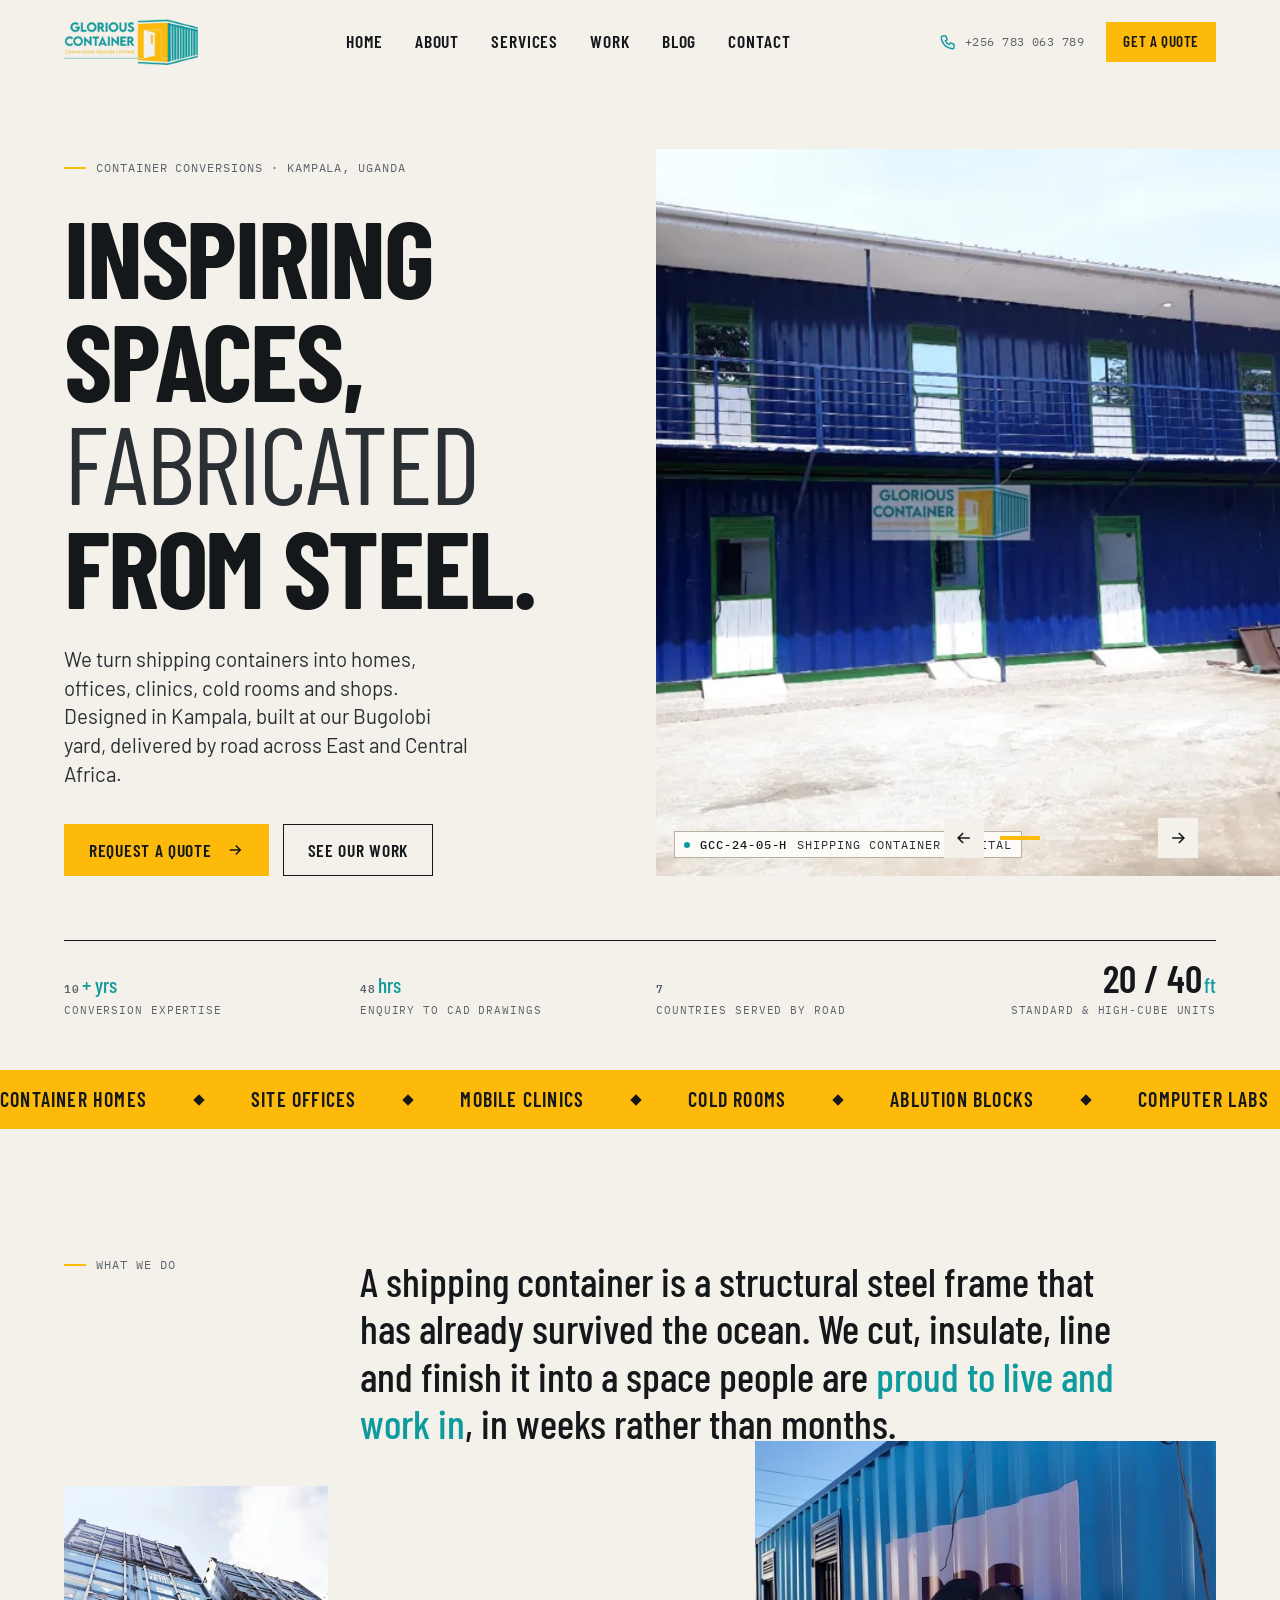
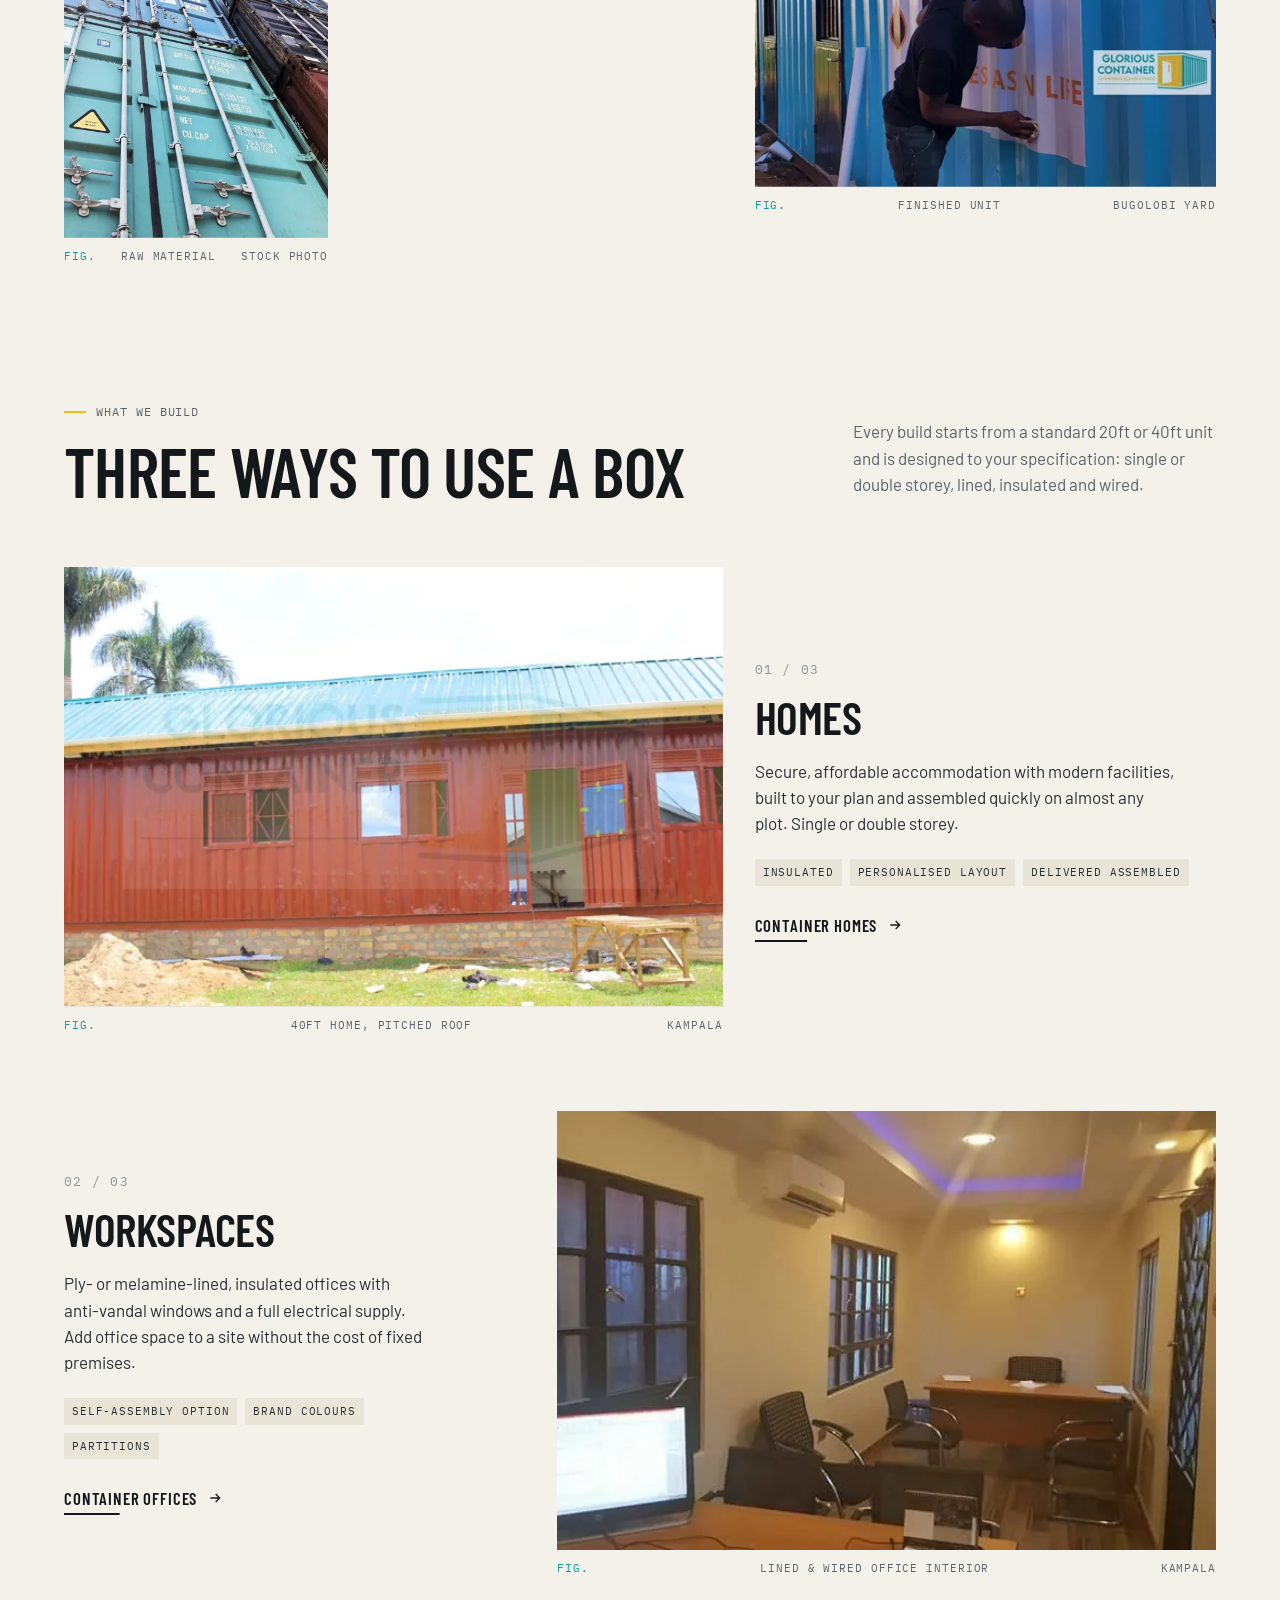
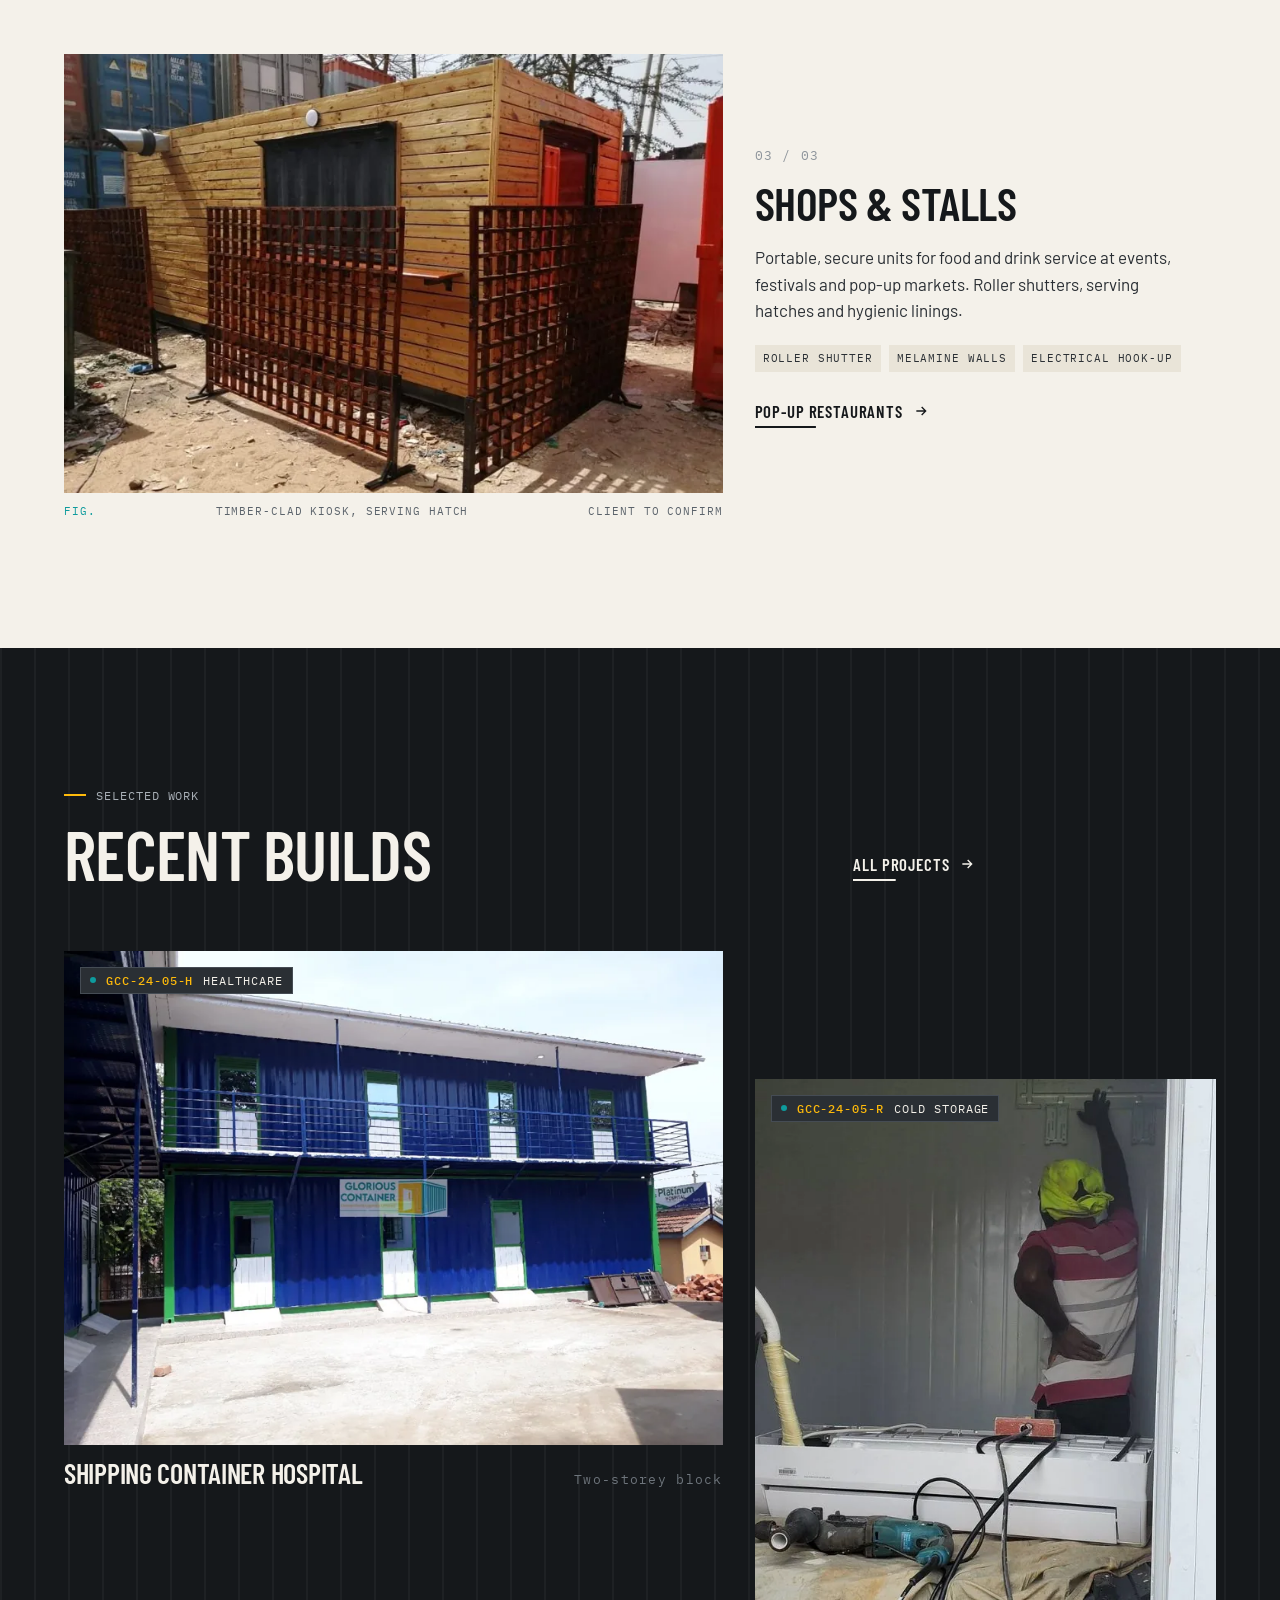
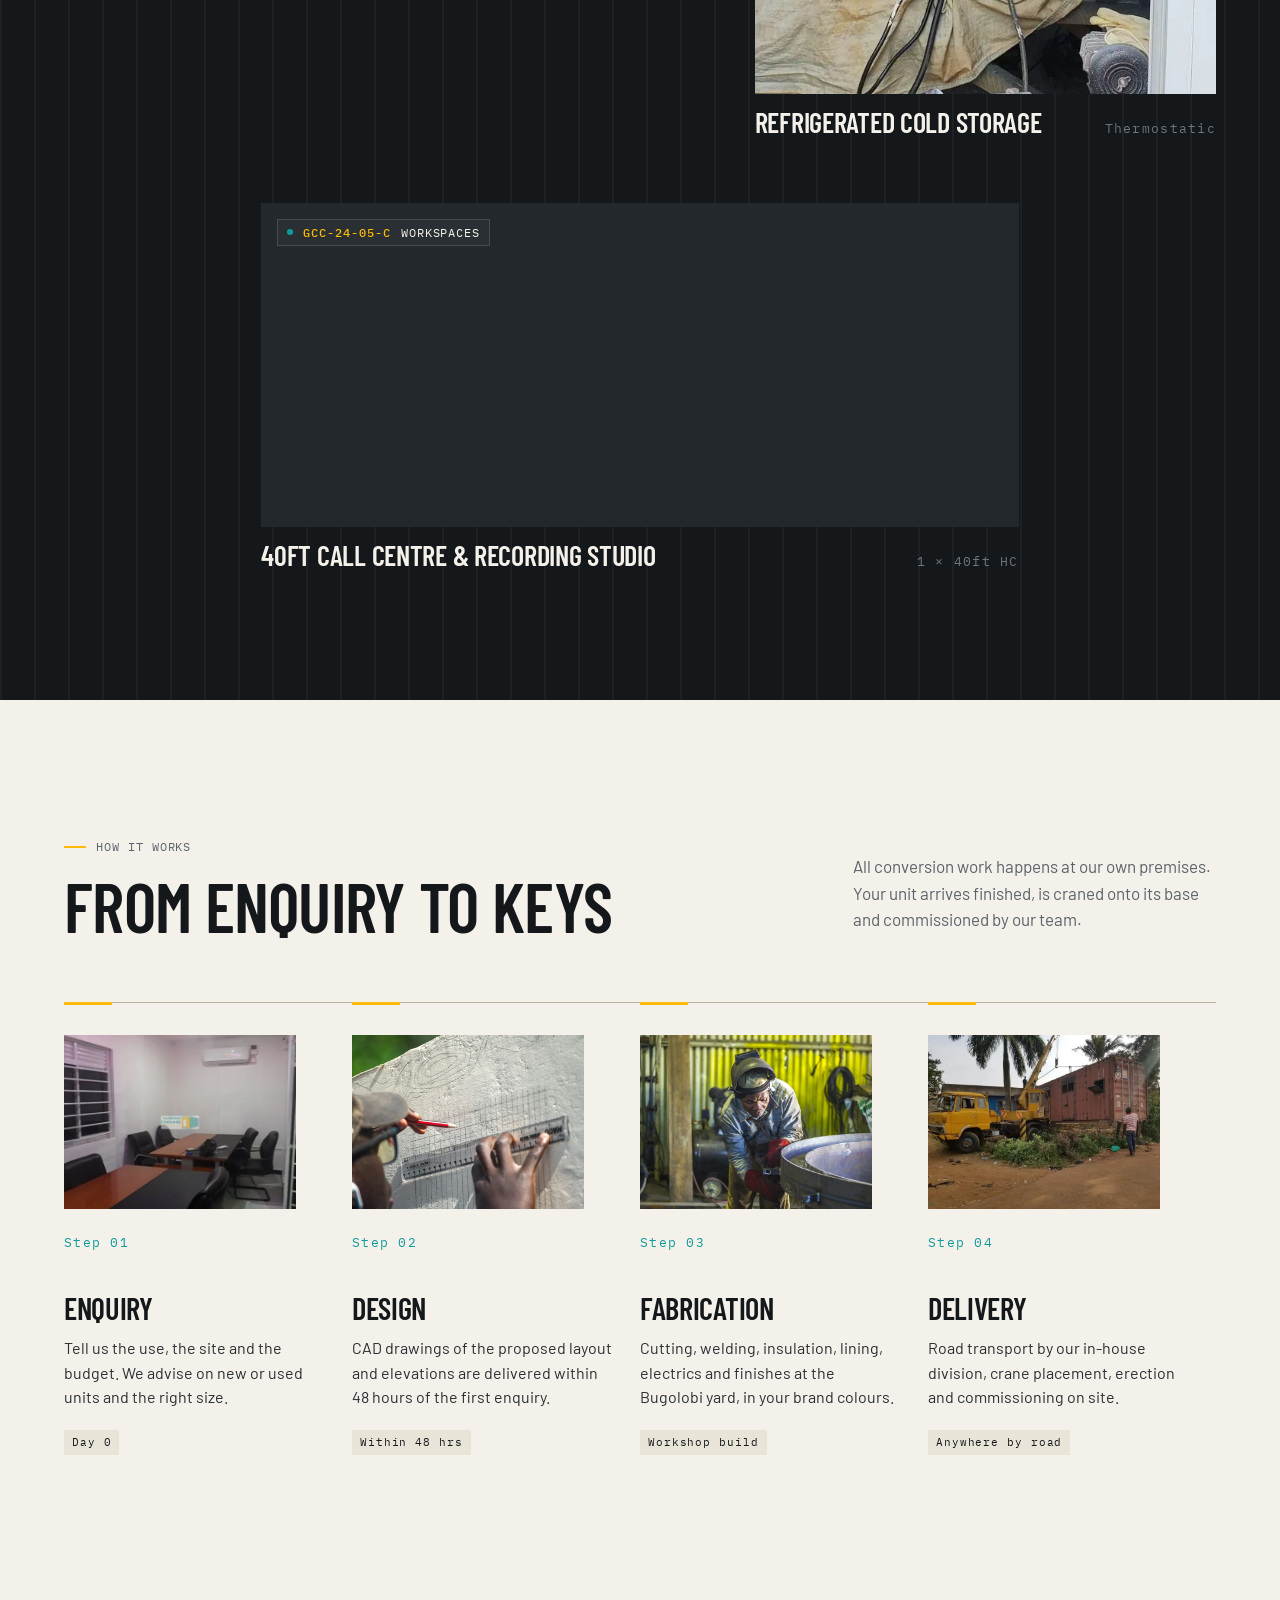
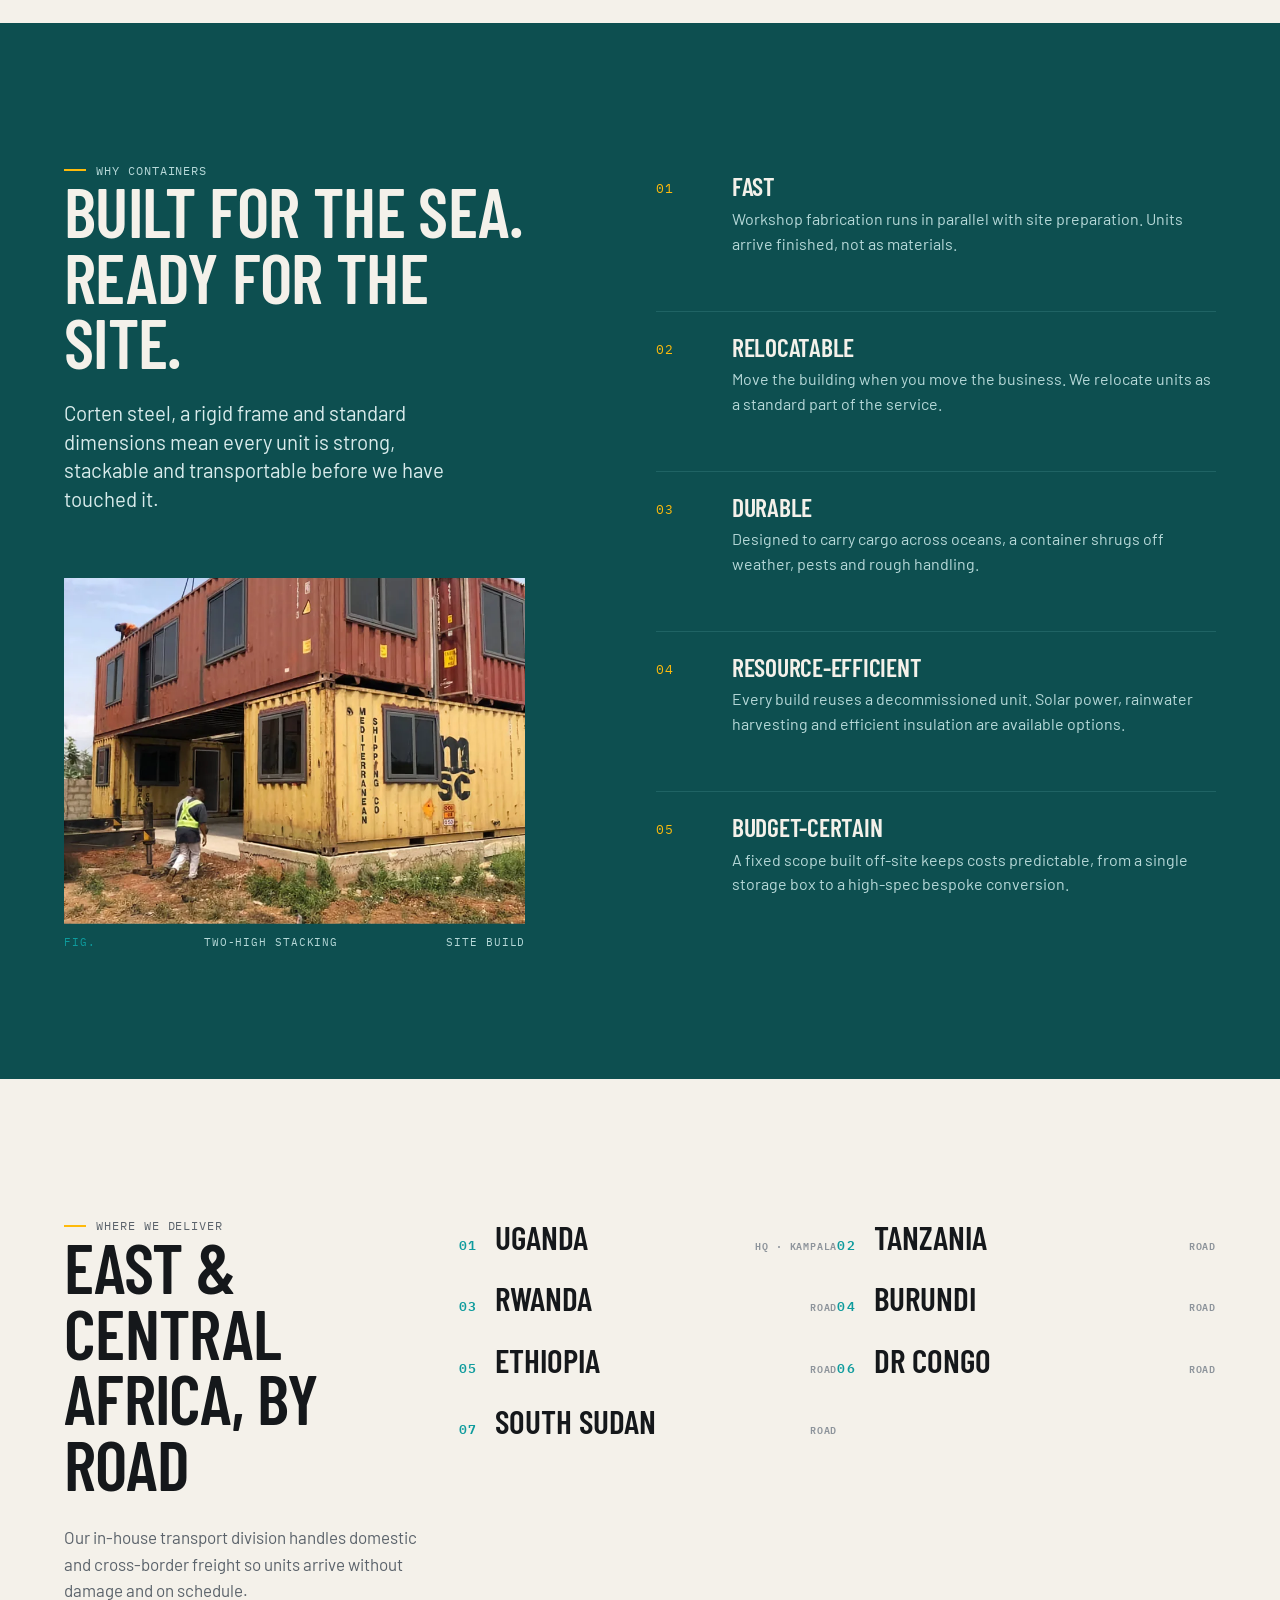
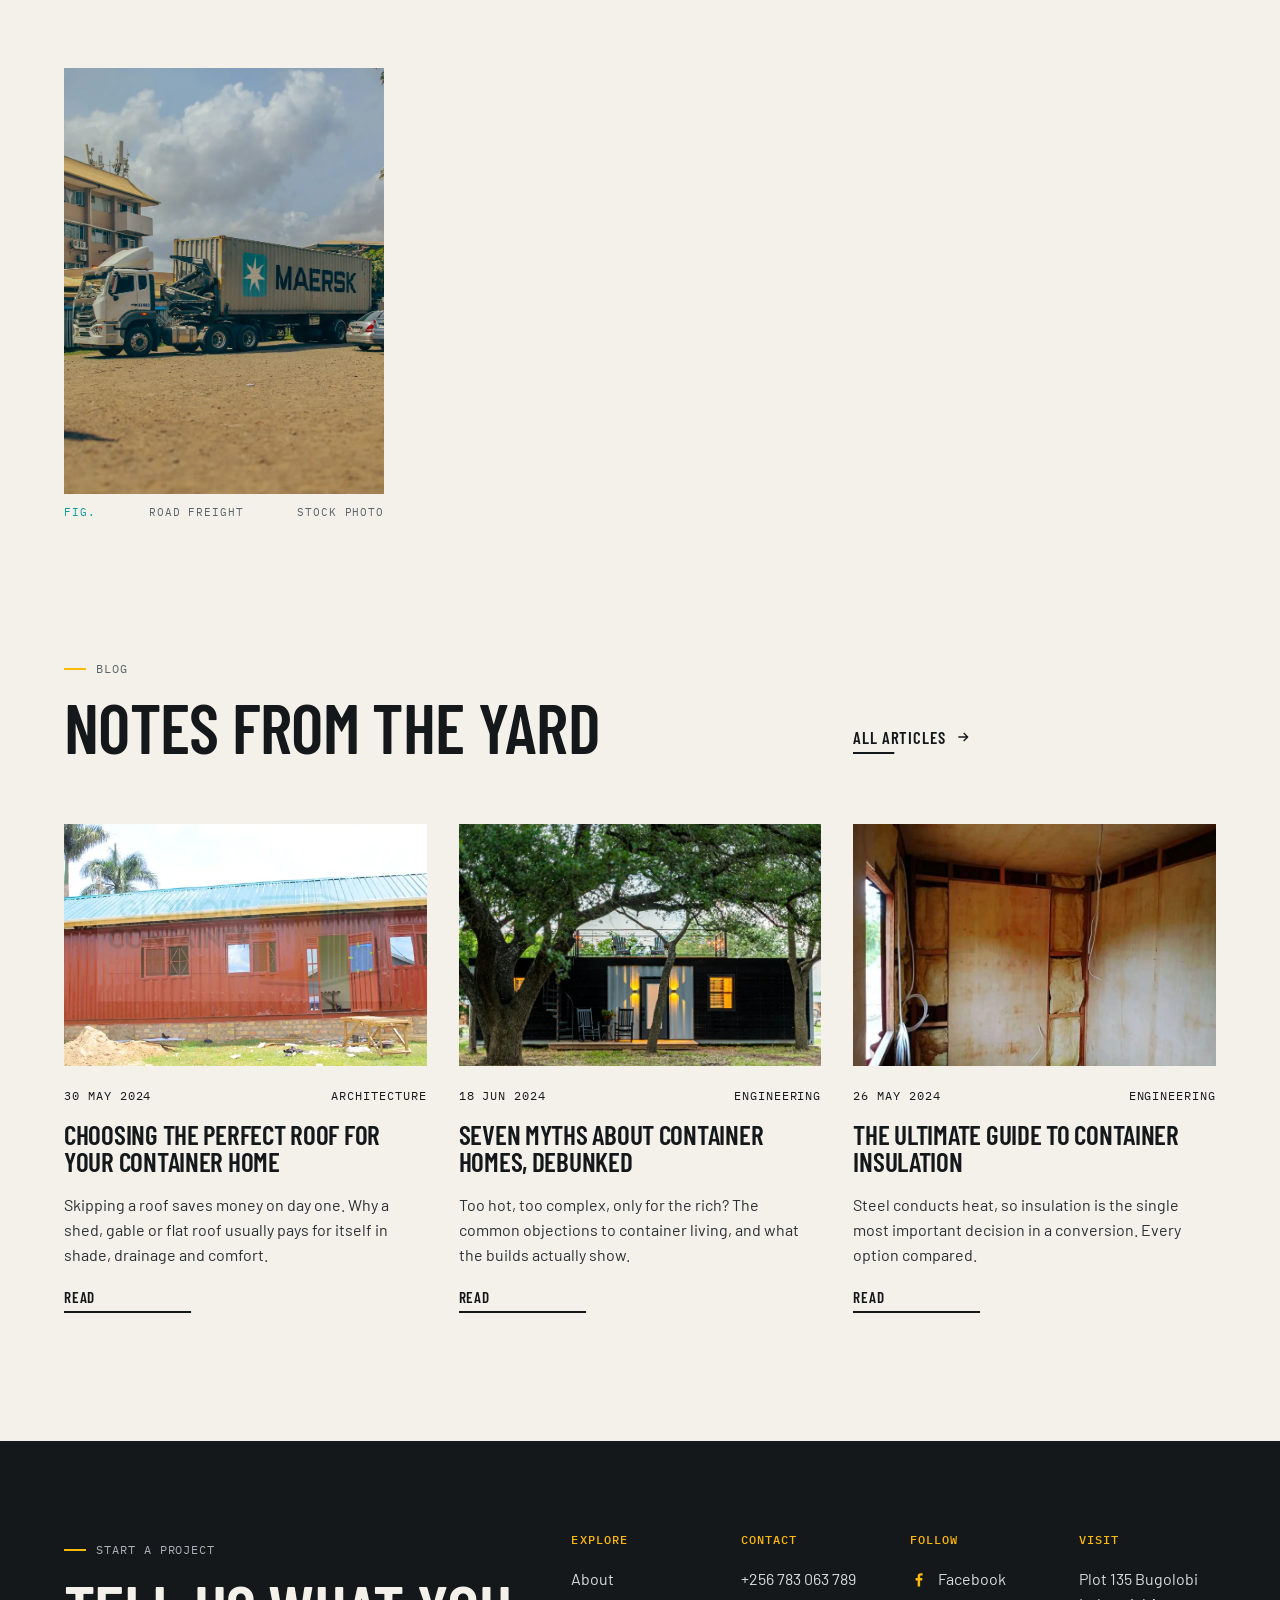
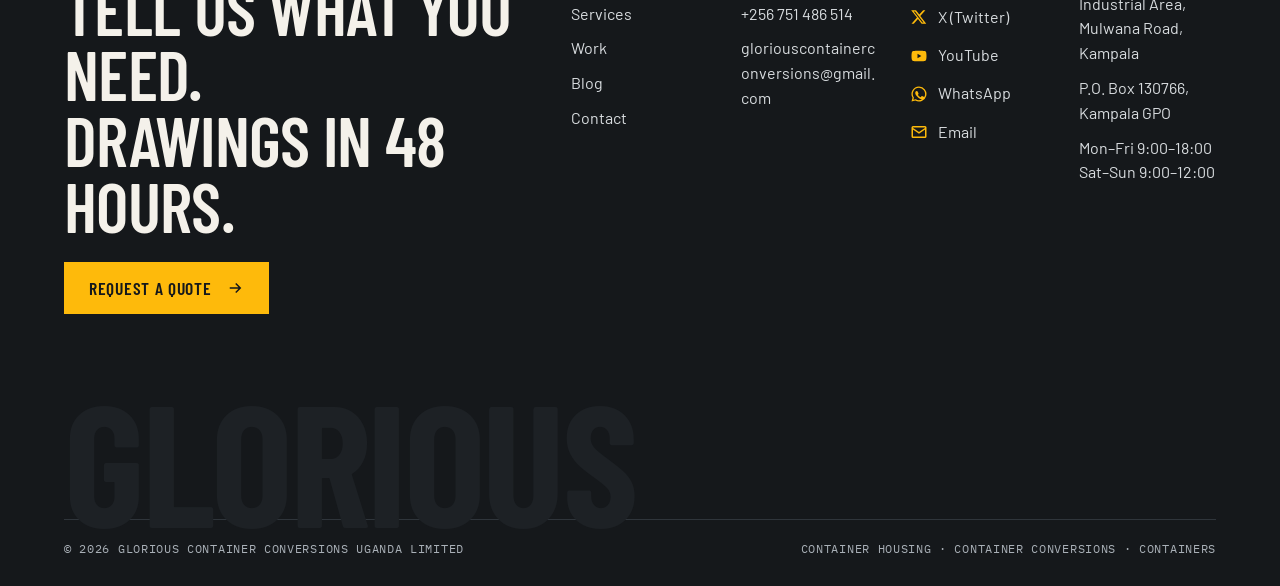
<file: index.html>
<!doctype html>
<html lang="en" class="no-js">
<head>
<meta charset="utf-8">
<meta name="viewport" content="width=device-width, initial-scale=1">
<title>Glorious Container Conversions | Container homes, offices & clinics, Kampala</title>
<meta name="description" content="Glorious Container Conversions Uganda Ltd converts shipping containers into homes, offices, clinics, cold rooms and shops. Designed and built in Kampala, delivered across East and Central Africa.">
<meta name="theme-color" content="#15181b">
<link rel="icon" href="assets/icons/favicon.svg" type="image/svg+xml">
<link rel="preconnect" href="https://fonts.googleapis.com">
<link rel="preconnect" href="https://fonts.gstatic.com" crossorigin>
<link href="https://fonts.googleapis.com/css2?family=Barlow+Condensed:wght@400;500;600;700&family=Barlow:wght@400;500;600&family=IBM+Plex+Mono:wght@400;500&display=swap" rel="stylesheet">
<link rel="stylesheet" href="assets/css/styles.css">
<link rel="stylesheet" href="assets/css/animations.css">
<link rel="stylesheet" href="assets/css/responsive.css">
<script>document.documentElement.classList.remove('no-js');</script>
</head>
<body data-page="index">
<a class="skip-link" href="#main">Skip to content</a>
<noscript><div class="noscript-banner">JavaScript is off: the site still reads fully. Menus, gallery lightbox and form checks need JavaScript.</div></noscript>

<div class="loader" aria-hidden="true">
  <div class="loader-inner">
    <div class="word">Glorious <em>Container</em></div>
    <div class="bar"><i></i></div>
    <div class="mono">Bugolobi Industrial Area &middot; Kampala</div>
  </div>
</div>

<header class="site-header">
  <div class="wrap header-inner">
    <a class="brand" href="index.html" aria-label="Glorious Container Conversions, home">
      <img src="assets/icons/logo.png" alt="Glorious Container Conversions Uganda Limited" width="338" height="116">
    </a>
    <nav class="nav-primary" aria-label="Primary">
      <a href="index.html" data-nav="home">Home</a>
      <a href="pages/about.html" data-nav="about">About</a>
      <a href="pages/services.html" data-nav="services">Services</a>
      <a href="pages/projects.html" data-nav="projects">Work</a>
      <a href="pages/blog.html" data-nav="blog">Blog</a>
      <a href="pages/contact.html" data-nav="contact">Contact</a>
    </nav>
    <div class="header-cta">
      <a class="header-contact" href="tel:+256783063789"><svg viewBox="0 0 24 24" fill="none" stroke="currentColor" stroke-width="1.8" aria-hidden="true"><path d="M5 4h4l2 5-2.5 1.5a11 11 0 0 0 5 5L15 13l5 2v4a2 2 0 0 1-2 2A16 16 0 0 1 3 6a2 2 0 0 1 2-2z"/></svg><span>+256 783 063 789</span></a>
      <a class="btn btn-yellow btn-sm" href="pages/contact.html#quote">Get a quote</a>
      <button class="nav-toggle" type="button" aria-expanded="false" aria-controls="nav-drawer" aria-label="Open menu"><span></span><span></span><span></span></button>
    </div>
  </div>
</header>

<div class="nav-drawer" id="nav-drawer">
  <div class="corrugated"></div>
  <ul>
    <li><a href="index.html" data-nav="home"><span class="index">01</span>Home</a></li>
    <li><a href="pages/about.html" data-nav="about"><span class="index">02</span>About</a></li>
    <li><a href="pages/services.html" data-nav="services"><span class="index">03</span>Services</a></li>
    <li><a href="pages/projects.html" data-nav="projects"><span class="index">04</span>Work</a></li>
    <li><a href="pages/blog.html" data-nav="blog"><span class="index">05</span>Blog</a></li>
    <li><a href="pages/contact.html" data-nav="contact"><span class="index">06</span>Contact</a></li>
  </ul>
  <div class="nav-drawer-foot">
    <a href="tel:+256783063789">+256 783 063 789</a>
    <a href="mailto:gloriouscontainerconversions@gmail.com">gloriouscontainerconversions@gmail.com</a>
    <span>Plot 135 Bugolobi Industrial Area, Mulwana Road, Kampala</span>
    <a class="btn btn-yellow" href="pages/contact.html#quote">Request a quote</a>
  </div>
</div>

<main id="main">
<!-- ============ HERO ============ -->
<section class="wrap hero" aria-labelledby="hero-title">
  <div class="hero-copy">
    <p class="eyebrow">Container conversions &middot; Kampala, Uganda</p>
    <h1 id="hero-title"><span class="line">Inspiring spaces,</span><span class="line thin">fabricated</span><span class="line">from steel.</span></h1>
    <p class="lede">We turn shipping containers into homes, offices, clinics, cold rooms and shops. Designed in Kampala, built at our Bugolobi yard, delivered by road across East and Central Africa.</p>
    <div class="hero-actions">
      <a class="btn btn-yellow" href="pages/contact.html#quote">Request a quote <svg class="arrow" viewBox="0 0 24 24" fill="none" stroke="currentColor" stroke-width="2" aria-hidden="true"><path d="M5 12h14M13 6l6 6-6 6"/></svg></a>
      <a class="btn btn-ghost" href="pages/projects.html">See our work</a>
    </div>
  </div>
  <div class="hero-media" data-hero-slider>
    <div class="hero-slides">
      <div class="media hero-slide is-active" data-caption="GCC-24-05-H" data-label="Shipping container hospital"><img src="assets/images/hospital-02-1600.webp" srcset="assets/images/hospital-02-800.webp 800w, assets/images/hospital-02-1600.webp 1600w" sizes="(max-width: 960px) 100vw, 55vw" alt="Two-storey blue container hospital block with an upper walkway, Kampala" width="1440" height="1080" fetchpriority="high"></div>
      <div class="media hero-slide" data-caption="40ft HC" data-label="Call centre &amp; studio"><img src="assets/images/callcentre-06-1600.webp" srcset="assets/images/callcentre-06-800.webp 800w, assets/images/callcentre-06-1600.webp 1600w" sizes="(max-width: 960px) 100vw, 55vw" alt="White and green 40ft container office with half timber cladding" width="1600" height="757" loading="lazy"></div>
      <div class="media hero-slide" data-caption="40ft" data-label="Home with pitched roof"><img src="assets/images/home-red-after-1600.webp" srcset="assets/images/home-red-after-800.webp 800w, assets/images/home-red-after-1600.webp 1600w" sizes="(max-width: 960px) 100vw, 55vw" alt="Corten-red 40ft container home with windows and a new pitched roof" width="1920" height="960" loading="lazy"></div>
      <div class="media hero-slide" data-caption="Residence" data-label="Blue container home"><img src="assets/images/home-blue-01-1600.webp" srcset="assets/images/home-blue-01-800.webp 800w, assets/images/home-blue-01-1600.webp 1600w" sizes="(max-width: 960px) 100vw, 55vw" alt="Blue single-storey container home with white windows and a garden hedge" width="1600" height="721" loading="lazy"></div>
    </div>
    <span class="plate hero-plate" aria-live="polite"><span class="dot"></span><b data-slide-caption>GCC-24-05-H</b> <span data-slide-label>Shipping container hospital</span></span>
    <div class="hero-nav">
      <button type="button" class="icon-btn" data-slide-prev aria-label="Previous photo"><svg viewBox="0 0 24 24" fill="none" stroke="currentColor" stroke-width="2" aria-hidden="true"><path d="M19 12H5M11 6l-6 6 6 6"/></svg></button>
      <div class="hero-dots" role="tablist" aria-label="Hero photos"></div>
      <button type="button" class="icon-btn" data-slide-next aria-label="Next photo"><svg viewBox="0 0 24 24" fill="none" stroke="currentColor" stroke-width="2" aria-hidden="true"><path d="M5 12h14M13 6l6 6-6 6"/></svg></button>
    </div>
    <span class="corner" aria-hidden="true"></span>
  </div>
  <div class="hero-specs">
    <div class="spec"><b><span data-count="10">0</span><small>+ yrs</small></b><span>Conversion expertise</span></div>
    <div class="spec"><b><span data-count="48">0</span><small>hrs</small></b><span>Enquiry to CAD drawings</span></div>
    <div class="spec"><b><span data-count="7">0</span></b><span>Countries served by road</span></div>
    <div class="spec"><b>20 / 40<small>ft</small></b><span>Standard &amp; high-cube units</span></div>
  </div>
</section>

<!-- ============ MARQUEE ============ -->
<div class="marquee" aria-hidden="true">
  <div class="marquee-track">
    <span>Container homes</span><span>Site offices</span><span>Mobile clinics</span><span>Cold rooms</span><span>Ablution blocks</span><span>Computer labs</span><span>Pop-up restaurants</span><span>Cladding</span><span>Freight &amp; relocation</span><span>Buybacks</span>
  </div>
</div>

<!-- ============ STATEMENT ============ -->
<section class="section">
  <div class="wrap statement">
    <p class="eyebrow" data-reveal="up">What we do</p>
    <p class="text split-words">A shipping container is a structural steel frame that has already survived the ocean. We cut, insulate, line and finish it into a space people are <em>proud to live and work in</em>, in weeks rather than months.</p>
    <div class="statement-media">
      <div class="media ratio-3-4" data-reveal="wipe"><img src="assets/images/u-port-02-800.webp" srcset="assets/images/u-port-02-800.webp 800w, assets/images/u-port-02-1600.webp 1600w" sizes="(max-width: 960px) 50vw, 20vw" alt="Looking up at stacked shipping containers against a cloudy sky" loading="lazy" decoding="async" width="800" height="600"></div>
      <p class="caption"><span>Raw material</span><span>Stock photo</span></p>
    </div>
    <div class="statement-media statement-media-2">
      <div class="media ratio-4-3" data-reveal="wipe" data-delay="150"><img src="assets/images/branding-01-800.webp" sizes="(max-width: 960px) 50vw, 24vw" alt="Worker applying Glorious Container branding to a painted blue unit" loading="lazy" decoding="async" width="800" height="378"></div>
      <p class="caption"><span>Finished unit</span><span>Bugolobi yard</span></p>
    </div>
  </div>
</section>

<!-- ============ WHAT WE BUILD ============ -->
<section class="section" style="padding-top:0" aria-labelledby="uses-title">
  <div class="wrap">
    <div class="section-head">
      <div class="title">
        <p class="eyebrow" data-reveal="up">What we build</p>
        <h2 id="uses-title" class="split-words">Three ways to use a box</h2>
      </div>
      <div class="aside" data-reveal="up">
        <p class="muted">Every build starts from a standard 20ft or 40ft unit and is designed to your specification: single or double storey, lined, insulated and wired.</p>
      </div>
    </div>
    <div class="uses">
      <article class="use">
        <a class="use-media" href="pages/projects.html#homes" aria-label="See container home projects">
          <div class="media ratio-3-2" data-reveal="wipe"><img src="assets/images/home-red-after-800.webp" srcset="assets/images/home-red-after-800.webp 800w, assets/images/home-red-after-1600.webp 1600w" sizes="(max-width: 960px) 100vw, 58vw" alt="Corten-red 40ft container home with windows and a new pitched roof" loading="lazy" decoding="async" width="1600" height="800"></div>
          <p class="caption"><span>40ft home, pitched roof</span><span>Kampala</span></p>
        </a>
        <div class="use-body" data-reveal="up">
          <span class="index">01 / 03</span>
          <h3>Homes</h3>
          <p>Secure, affordable accommodation with modern facilities, built to your plan and assembled quickly on almost any plot. Single or double storey.</p>
          <div class="tags"><span class="tag">Insulated</span><span class="tag">Personalised layout</span><span class="tag">Delivered assembled</span></div>
          <a class="link" href="pages/services.html#homes">Container homes <svg class="arrow" viewBox="0 0 24 24" fill="none" stroke="currentColor" stroke-width="2" aria-hidden="true"><path d="M5 12h14M13 6l6 6-6 6"/></svg></a>
        </div>
      </article>
      <article class="use">
        <a class="use-media" href="pages/projects.html#workspaces" aria-label="See workspace projects">
          <div class="media ratio-3-2" data-reveal="wipe"><img src="assets/images/office-int-01-800.webp" sizes="(max-width: 960px) 100vw, 58vw" alt="Finished container office interior with desks, air conditioning and cove lighting" loading="lazy" decoding="async" width="720" height="405"></div>
          <p class="caption"><span>Lined &amp; wired office interior</span><span>Kampala</span></p>
        </a>
        <div class="use-body" data-reveal="up">
          <span class="index">02 / 03</span>
          <h3>Workspaces</h3>
          <p>Ply- or melamine-lined, insulated offices with anti-vandal windows and a full electrical supply. Add office space to a site without the cost of fixed premises.</p>
          <div class="tags"><span class="tag">Self-assembly option</span><span class="tag">Brand colours</span><span class="tag">Partitions</span></div>
          <a class="link" href="pages/services.html#offices">Container offices <svg class="arrow" viewBox="0 0 24 24" fill="none" stroke="currentColor" stroke-width="2" aria-hidden="true"><path d="M5 12h14M13 6l6 6-6 6"/></svg></a>
        </div>
      </article>
      <article class="use">
        <a class="use-media" href="pages/projects.html#shops" aria-label="See shop and kiosk projects">
          <div class="media ratio-3-2" data-reveal="wipe"><img src="assets/images/kiosk-01-800.webp" sizes="(max-width: 960px) 100vw, 58vw" alt="Timber-clad 20ft container kiosk with a lift-up serving hatch" loading="lazy" decoding="async" width="1040" height="780"></div>
          <p class="caption"><span>Timber-clad kiosk, serving hatch</span><span>Client to confirm</span></p>
        </a>
        <div class="use-body" data-reveal="up">
          <span class="index">03 / 03</span>
          <h3>Shops &amp; stalls</h3>
          <p>Portable, secure units for food and drink service at events, festivals and pop-up markets. Roller shutters, serving hatches and hygienic linings.</p>
          <div class="tags"><span class="tag">Roller shutter</span><span class="tag">Melamine walls</span><span class="tag">Electrical hook-up</span></div>
          <a class="link" href="pages/services.html#restaurants">Pop-up restaurants <svg class="arrow" viewBox="0 0 24 24" fill="none" stroke="currentColor" stroke-width="2" aria-hidden="true"><path d="M5 12h14M13 6l6 6-6 6"/></svg></a>
        </div>
      </article>
    </div>
  </div>
</section>

<!-- ============ FEATURED WORK ============ -->
<section class="section dark corrugated" aria-labelledby="work-title">
  <div class="wrap">
    <div class="section-head">
      <div class="title">
        <p class="eyebrow" data-reveal="up">Selected work</p>
        <h2 id="work-title" class="split-words">Recent builds</h2>
      </div>
      <div class="aside" data-reveal="up">
        <a class="link" href="pages/projects.html">All projects <svg class="arrow" viewBox="0 0 24 24" fill="none" stroke="currentColor" stroke-width="2" aria-hidden="true"><path d="M5 12h14M13 6l6 6-6 6"/></svg></a>
      </div>
    </div>
    <div class="featured">
      <a class="feat feat-1" href="pages/projects.html#project=container-hospital">
        <span class="plate"><span class="dot"></span><b>GCC-24-05-H</b> Healthcare</span>
        <div class="media ratio-4-3" data-reveal="wipe"><img src="assets/images/hospital-02-800.webp" sizes="(max-width: 960px) 100vw, 58vw" alt="Two-storey stacked container hospital block in blue with an upper walkway" loading="lazy" decoding="async" width="1440" height="1080"></div>
        <div class="meta"><h3>Shipping Container Hospital</h3><span class="index">Two-storey block</span></div>
      </a>
      <a class="feat feat-2" href="pages/projects.html#project=cold-storage">
        <span class="plate"><span class="dot"></span><b>GCC-24-05-R</b> Cold storage</span>
        <div class="media ratio-3-4" data-reveal="wipe" data-delay="150"><img src="assets/images/coldroom-04-800.webp" sizes="(max-width: 960px) 100vw, 40vw" alt="Technician fitting a refrigeration unit inside an insulated container" loading="lazy" decoding="async" width="606" height="1280"></div>
        <div class="meta"><h3>Refrigerated Cold Storage</h3><span class="index">Thermostatic</span></div>
      </a>
      <a class="feat feat-3" href="pages/projects.html#project=call-centre-studio">
        <span class="plate"><span class="dot"></span><b>GCC-24-05-C</b> Workspaces</span>
        <div class="media ratio-21-9" data-reveal="wipe"><img src="assets/images/callcentre-06-1600.webp" srcset="assets/images/callcentre-06-800.webp 800w, assets/images/callcentre-06-1600.webp 1600w" sizes="(max-width: 960px) 100vw, 66vw" alt="Side elevation of a white and green container office with half timber cladding" loading="lazy" decoding="async" width="1600" height="757"></div>
        <div class="meta"><h3>40ft Call Centre &amp; Recording Studio</h3><span class="index">1 &times; 40ft HC</span></div>
      </a>
    </div>
  </div>
</section>

<!-- ============ PROCESS ============ -->
<section class="section" aria-labelledby="process-title">
  <div class="wrap">
    <div class="section-head">
      <div class="title">
        <p class="eyebrow" data-reveal="up">How it works</p>
        <h2 id="process-title" class="split-words">From enquiry to keys</h2>
      </div>
      <div class="aside" data-reveal="up"><p class="muted">All conversion work happens at our own premises. Your unit arrives finished, is craned onto its base and commissioned by our team.</p></div>
    </div>
    <ol class="process">
      <li class="step" data-reveal="up"><div class="media ratio-4-3 step-media"><img src="assets/images/office-int-03-800.webp" alt="Boardroom table and chairs inside a container office" loading="lazy" decoding="async" width="800" height="600"></div><span class="index">Step 01</span><h3>Enquiry</h3><p>Tell us the use, the site and the budget. We advise on new or used units and the right size.</p><span class="time">Day 0</span></li>
      <li class="step" data-reveal="up" data-delay="100"><div class="media ratio-4-3 step-media"><img src="assets/images/u-design-01-800.webp" alt="Draughtsman drawing a plan with a ruler and pencil" loading="lazy" decoding="async" width="800" height="450"></div><span class="index">Step 02</span><h3>Design</h3><p>CAD drawings of the proposed layout and elevations are delivered within 48 hours of the first enquiry.</p><span class="time">Within 48 hrs</span></li>
      <li class="step" data-reveal="up" data-delay="200"><div class="media ratio-4-3 step-media"><img src="assets/images/u-weld-03-800.webp" alt="Welder in a hood working on a steel ring in the workshop" loading="lazy" decoding="async" width="800" height="640"></div><span class="index">Step 03</span><h3>Fabrication</h3><p>Cutting, welding, insulation, lining, electrics and finishes at the Bugolobi yard, in your brand colours.</p><span class="time">Workshop build</span></li>
      <li class="step" data-reveal="up" data-delay="300"><div class="media ratio-4-3 step-media"><img src="assets/images/crane-01-800.webp" alt="Mobile crane lifting a container from a truck on site" loading="lazy" decoding="async" width="720" height="540"></div><span class="index">Step 04</span><h3>Delivery</h3><p>Road transport by our in-house division, crane placement, erection and commissioning on site.</p><span class="time">Anywhere by road</span></li>
    </ol>
  </div>
</section>

<!-- ============ WHY CONTAINERS ============ -->
<section class="section teal-bg" aria-labelledby="why-title">
  <div class="wrap why">
    <div class="why-copy">
      <p class="eyebrow" data-reveal="up">Why containers</p>
      <h2 id="why-title" class="split-words">Built for the sea. Ready for the site.</h2>
      <p class="lede" data-reveal="up">Corten steel, a rigid frame and standard dimensions mean every unit is strong, stackable and transportable before we have touched it.</p>
      <div class="why-media mt-lg">
        <div class="media ratio-4-3" data-reveal="wipe"><img src="assets/images/stack-01-800.webp" srcset="assets/images/stack-01-800.webp 800w, assets/images/stack-01-1600.webp 1600w" sizes="(max-width: 960px) 100vw, 40vw" alt="Two 40ft containers stacked on top of a yellow unit during a build" loading="lazy" decoding="async" width="1600" height="2133"></div>
        <p class="caption"><span>Two-high stacking</span><span>Site build</span></p>
      </div>
    </div>
    <ul class="why-list">
      <li class="why-item" data-reveal="up"><span class="index">01</span><div><h3>Fast</h3><p>Workshop fabrication runs in parallel with site preparation. Units arrive finished, not as materials.</p></div></li>
      <li class="why-item" data-reveal="up" data-delay="80"><span class="index">02</span><div><h3>Relocatable</h3><p>Move the building when you move the business. We relocate units as a standard part of the service.</p></div></li>
      <li class="why-item" data-reveal="up" data-delay="160"><span class="index">03</span><div><h3>Durable</h3><p>Designed to carry cargo across oceans, a container shrugs off weather, pests and rough handling.</p></div></li>
      <li class="why-item" data-reveal="up" data-delay="240"><span class="index">04</span><div><h3>Resource-efficient</h3><p>Every build reuses a decommissioned unit. Solar power, rainwater harvesting and efficient insulation are available options.</p></div></li>
      <li class="why-item" data-reveal="up" data-delay="320"><span class="index">05</span><div><h3>Budget-certain</h3><p>A fixed scope built off-site keeps costs predictable, from a single storage box to a high-spec bespoke conversion.</p></div></li>
    </ul>
  </div>
</section>

<!-- ============ COVERAGE ============ -->
<section class="section" aria-labelledby="coverage-title">
  <div class="wrap coverage">
    <div class="coverage-copy">
      <p class="eyebrow" data-reveal="up">Where we deliver</p>
      <h2 id="coverage-title" class="split-words">East &amp; Central Africa, by road</h2>
      <p class="muted mt-md" data-reveal="up">Our in-house transport division handles domestic and cross-border freight so units arrive without damage and on schedule.</p>
      <div class="coverage-media mt-lg">
        <div class="media ratio-3-4" data-reveal="wipe"><img src="assets/images/u-truck-01-800.webp" srcset="assets/images/u-truck-01-800.webp 800w, assets/images/u-truck-01-1600.webp 1600w" sizes="(max-width: 960px) 100vw, 30vw" alt="Truck carrying a 40ft container along a dirt road" loading="lazy" decoding="async" width="800" height="1311"></div>
        <p class="caption"><span>Road freight</span><span>Stock photo</span></p>
      </div>
    </div>
    <ul class="coverage-list" data-reveal="up">
      <li><span class="index">01</span>Uganda<span class="mode">HQ · Kampala</span></li>
      <li><span class="index">02</span>Tanzania<span class="mode">Road</span></li>
      <li><span class="index">03</span>Rwanda<span class="mode">Road</span></li>
      <li><span class="index">04</span>Burundi<span class="mode">Road</span></li>
      <li><span class="index">05</span>Ethiopia<span class="mode">Road</span></li>
      <li><span class="index">06</span>DR Congo<span class="mode">Road</span></li>
      <li><span class="index">07</span>South Sudan<span class="mode">Road</span></li>
    </ul>
  </div>
</section>

<!-- ============ INSIGHTS ============ -->
<section class="section" style="padding-top:0" aria-labelledby="blog-title">
  <div class="wrap">
    <div class="section-head">
      <div class="title">
        <p class="eyebrow" data-reveal="up">Blog</p>
        <h2 id="blog-title" class="split-words">Notes from the yard</h2>
      </div>
      <div class="aside" data-reveal="up"><a class="link" href="pages/blog.html">All articles <svg class="arrow" viewBox="0 0 24 24" fill="none" stroke="currentColor" stroke-width="2" aria-hidden="true"><path d="M5 12h14M13 6l6 6-6 6"/></svg></a></div>
    </div>
    <div class="articles">
      <article class="article" data-reveal="up"><a class="media ratio-3-2" href="pages/blog/choosing-the-perfect-roof.html" tabindex="-1" aria-hidden="true"><img src="assets/images/home-red-after-800.webp" alt="" loading="lazy" decoding="async" width="800" height="400"></a><div class="meta mono"><span>30 May 2024</span><span>Architecture</span></div><h3><a href="pages/blog/choosing-the-perfect-roof.html">Choosing the perfect roof for your container home</a></h3><p>Skipping a roof saves money on day one. Why a shed, gable or flat roof usually pays for itself in shade, drainage and comfort.</p><a class="link" href="pages/blog/choosing-the-perfect-roof.html">Read</a></article>
      <article class="article" data-reveal="up" data-delay="100"><a class="media ratio-3-2" href="pages/blog/seven-myths-about-container-homes.html" tabindex="-1" aria-hidden="true"><img src="assets/images/u-home-02-800.webp" alt="" loading="lazy" decoding="async" width="800" height="533"></a><div class="meta mono"><span>18 Jun 2024</span><span>Engineering</span></div><h3><a href="pages/blog/seven-myths-about-container-homes.html">Seven myths about container homes, debunked</a></h3><p>Too hot, too complex, only for the rich? The common objections to container living, and what the builds actually show.</p><a class="link" href="pages/blog/seven-myths-about-container-homes.html">Read</a></article>
      <article class="article" data-reveal="up" data-delay="200"><a class="media ratio-3-2" href="pages/blog/ultimate-guide-to-container-insulation.html" tabindex="-1" aria-hidden="true"><img src="assets/images/insulation-01-800.webp" alt="" loading="lazy" decoding="async" width="800" height="530"></a><div class="meta mono"><span>26 May 2024</span><span>Engineering</span></div><h3><a href="pages/blog/ultimate-guide-to-container-insulation.html">The ultimate guide to container insulation</a></h3><p>Steel conducts heat, so insulation is the single most important decision in a conversion. Every option compared.</p><a class="link" href="pages/blog/ultimate-guide-to-container-insulation.html">Read</a></article>
    </div>
  </div>
</section>
</main>

<footer class="site-footer corrugated">
  <div class="wrap">
    <div class="footer-top">
      <div class="footer-cta">
        <p class="eyebrow" style="--line:#2f353b">Start a project</p>
        <h2 class="h2" style="margin-top:18px">Tell us what you need.<br>Drawings in 48 hours.</h2>
        <a class="btn btn-yellow" href="pages/contact.html#quote">Request a quote <svg class="arrow" viewBox="0 0 24 24" fill="none" stroke="currentColor" stroke-width="2" aria-hidden="true"><path d="M5 12h14M13 6l6 6-6 6"/></svg></a>
      </div>
      <div class="footer-col">
        <h4>Explore</h4>
        <ul>
          <li><a href="pages/about.html">About</a></li>
          <li><a href="pages/services.html">Services</a></li>
          <li><a href="pages/projects.html">Work</a></li>
          <li><a href="pages/blog.html">Blog</a></li>
          <li><a href="pages/contact.html">Contact</a></li>
        </ul>
      </div>
      <div class="footer-col">
        <h4>Contact</h4>
        <ul>
          <li><a href="tel:+256783063789">+256 783 063 789</a></li>
          <li><a href="tel:+256751486514">+256 751 486 514</a></li>
          <li><a href="mailto:gloriouscontainerconversions@gmail.com" style="word-break:break-all">gloriouscontainerconversions@gmail.com</a></li>
        </ul>
      </div>
      <div class="footer-col footer-social">
        <h4>Follow</h4>
        <ul class="social-list">
          <li><a href="https://www.facebook.com/GloriousContainerConversionsUgandaLtd" target="_blank" rel="noopener"><svg viewBox="0 0 24 24" fill="currentColor" aria-hidden="true"><path d="M13.5 22v-8h2.7l.4-3.2h-3.1V8.8c0-.9.3-1.6 1.6-1.6h1.7V4.3c-.3 0-1.3-.1-2.5-.1-2.5 0-4.1 1.5-4.1 4.2v2.4H7.4V14h2.8v8z"/></svg>Facebook</a></li>
          <li><a href="https://x.com/GloriousCUg" target="_blank" rel="noopener"><svg viewBox="0 0 24 24" fill="currentColor" aria-hidden="true"><path d="M17.5 3h3l-6.8 7.8L21.7 21h-6.2l-4.9-6.3L5 21H2l7.3-8.3L1.6 3h6.4l4.4 5.8zm-1.1 16.2h1.7L6.7 4.7H4.9z"/></svg>X (Twitter)</a></li>
          <li><a href="https://www.youtube.com/channel/UC0tNDjVGvpX_ql-baC46UOw" target="_blank" rel="noopener"><svg viewBox="0 0 24 24" fill="currentColor" aria-hidden="true"><path d="M21.6 7.2a2.5 2.5 0 0 0-1.8-1.8C18.2 5 12 5 12 5s-6.2 0-7.8.4A2.5 2.5 0 0 0 2.4 7.2 26 26 0 0 0 2 12a26 26 0 0 0 .4 4.8 2.5 2.5 0 0 0 1.8 1.8c1.6.4 7.8.4 7.8.4s6.2 0 7.8-.4a2.5 2.5 0 0 0 1.8-1.8A26 26 0 0 0 22 12a26 26 0 0 0-.4-4.8zM10 15V9l5.2 3z"/></svg>YouTube</a></li>
          <li><a href="https://wa.me/256783063789" target="_blank" rel="noopener"><svg viewBox="0 0 24 24" fill="currentColor" aria-hidden="true"><path d="M12 2a10 10 0 0 0-8.6 15.1L2 22l5-1.3A10 10 0 1 0 12 2zm0 1.8a8.2 8.2 0 1 1-4.2 15.3l-.3-.2-3 .8.8-2.9-.2-.3A8.2 8.2 0 0 1 12 3.8zm-3.3 4.3c-.2 0-.5 0-.7.3-.3.3-1 1-1 2.4s1 2.8 1.2 3c.1.2 2 3.2 5 4.4 2.4 1 2.9.8 3.4.7.5 0 1.7-.7 1.9-1.4.2-.7.2-1.2.2-1.4-.1-.1-.3-.2-.6-.3l-2-1c-.3-.1-.5-.1-.7.2l-.9 1.1c-.2.2-.3.2-.6.1a6.6 6.6 0 0 1-3.3-2.9c-.2-.4.3-.4.8-1.3.1-.2 0-.4 0-.5L10.4 9c-.2-.6-.5-.5-.7-.5z"/></svg>WhatsApp</a></li>
          <li><a href="mailto:gloriouscontainerconversions@gmail.com"><svg viewBox="0 0 24 24" fill="none" stroke="currentColor" stroke-width="2" aria-hidden="true"><rect x="3" y="5" width="18" height="14" rx="1"/><path d="m3 7 9 6 9-6"/></svg>Email</a></li>
        </ul>
      </div>
      <div class="footer-col">
        <h4>Visit</h4>
        <ul>
          <li>Plot 135 Bugolobi Industrial Area, Mulwana Road, Kampala</li>
          <li>P.O. Box 130766, Kampala GPO</li>
          <li>Mon–Fri 9:00–18:00<br>Sat–Sun 9:00–12:00</li>
        </ul>
      </div>
    </div>
    <div class="footer-wordmark" aria-hidden="true">Glorious</div>
    <div class="footer-bottom">
      <span>&copy; <span data-year>2026</span> Glorious Container Conversions Uganda Limited</span>
      <span>Container housing &middot; Container conversions &middot; Containers</span>
    </div>
  </div>
</footer>

<a class="to-top" href="#main" aria-label="Back to top"><span class="icon-btn"><svg viewBox="0 0 24 24" fill="none" stroke="currentColor" stroke-width="2" aria-hidden="true"><path d="M12 19V5M6 11l6-6 6 6"/></svg></span></a>

<script src="assets/js/main.js"></script>
<script src="assets/js/navigation.js"></script>

</body>
</html>
</file>
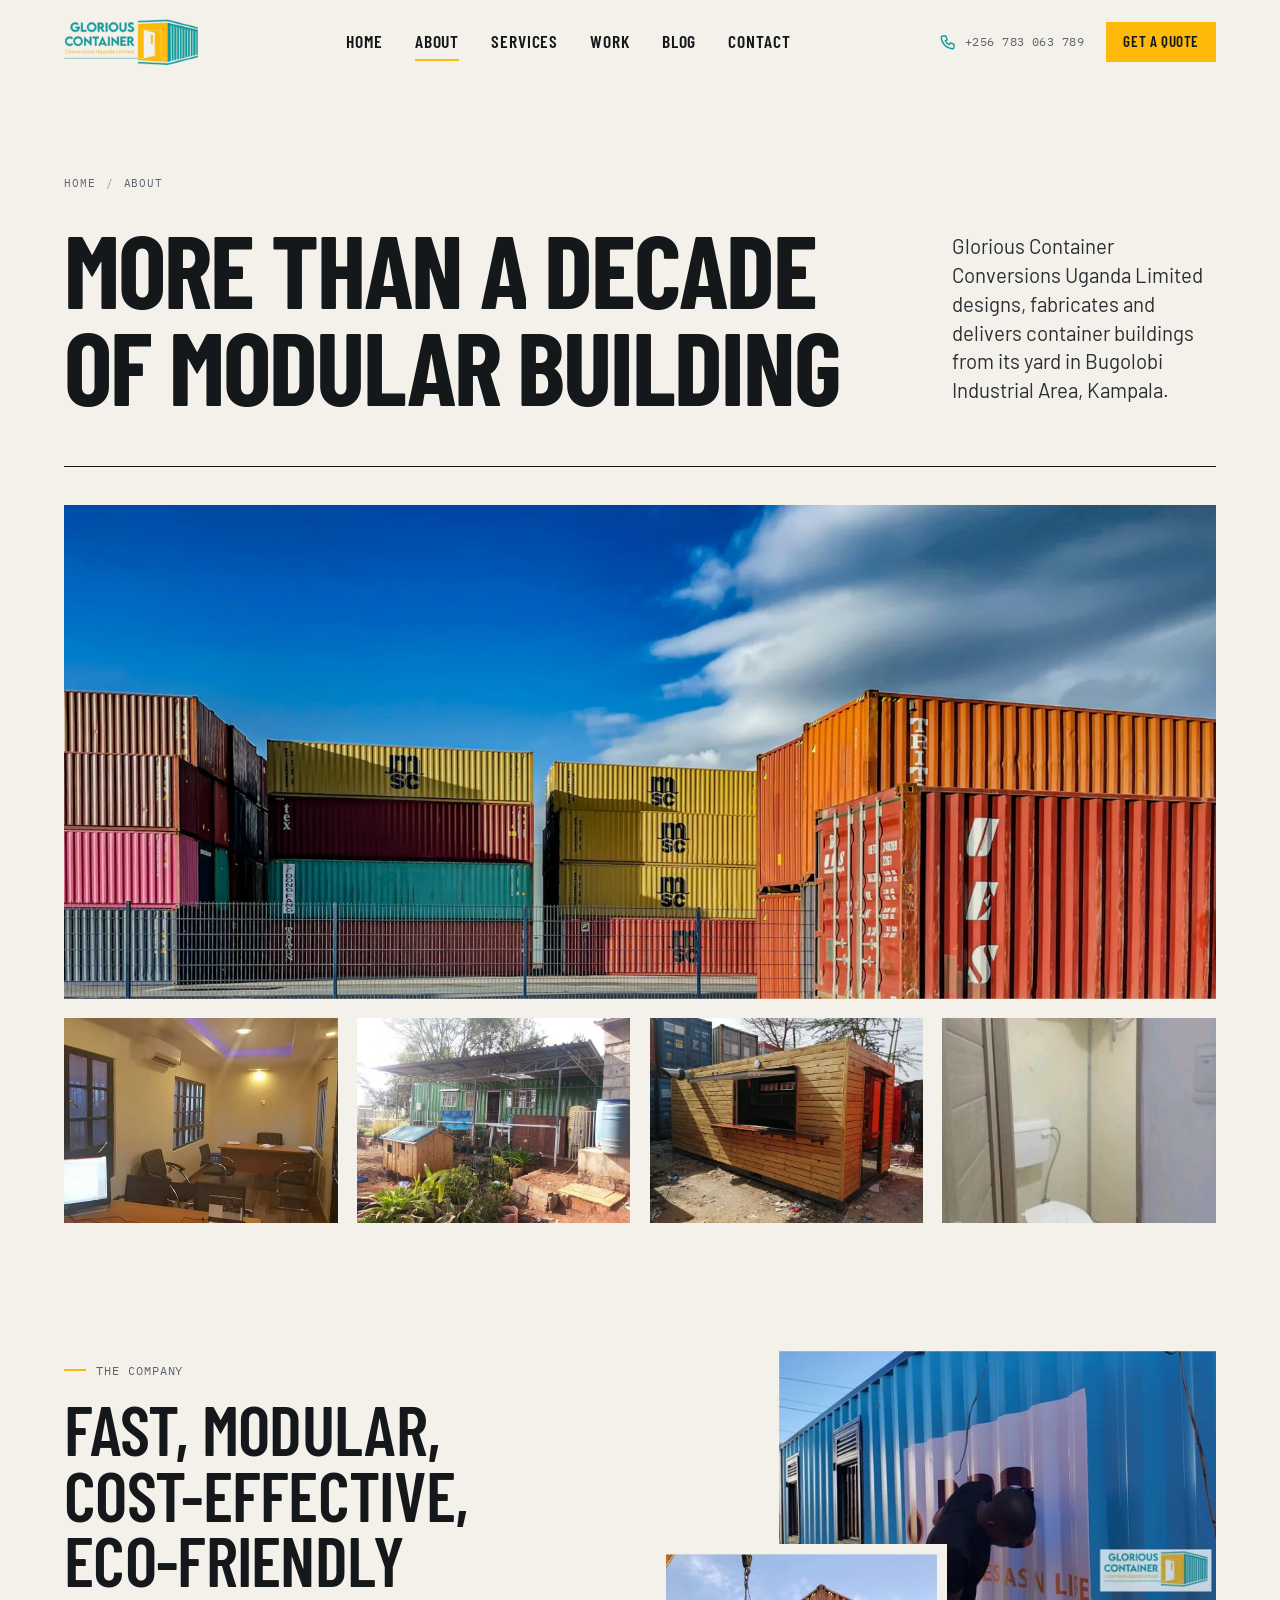
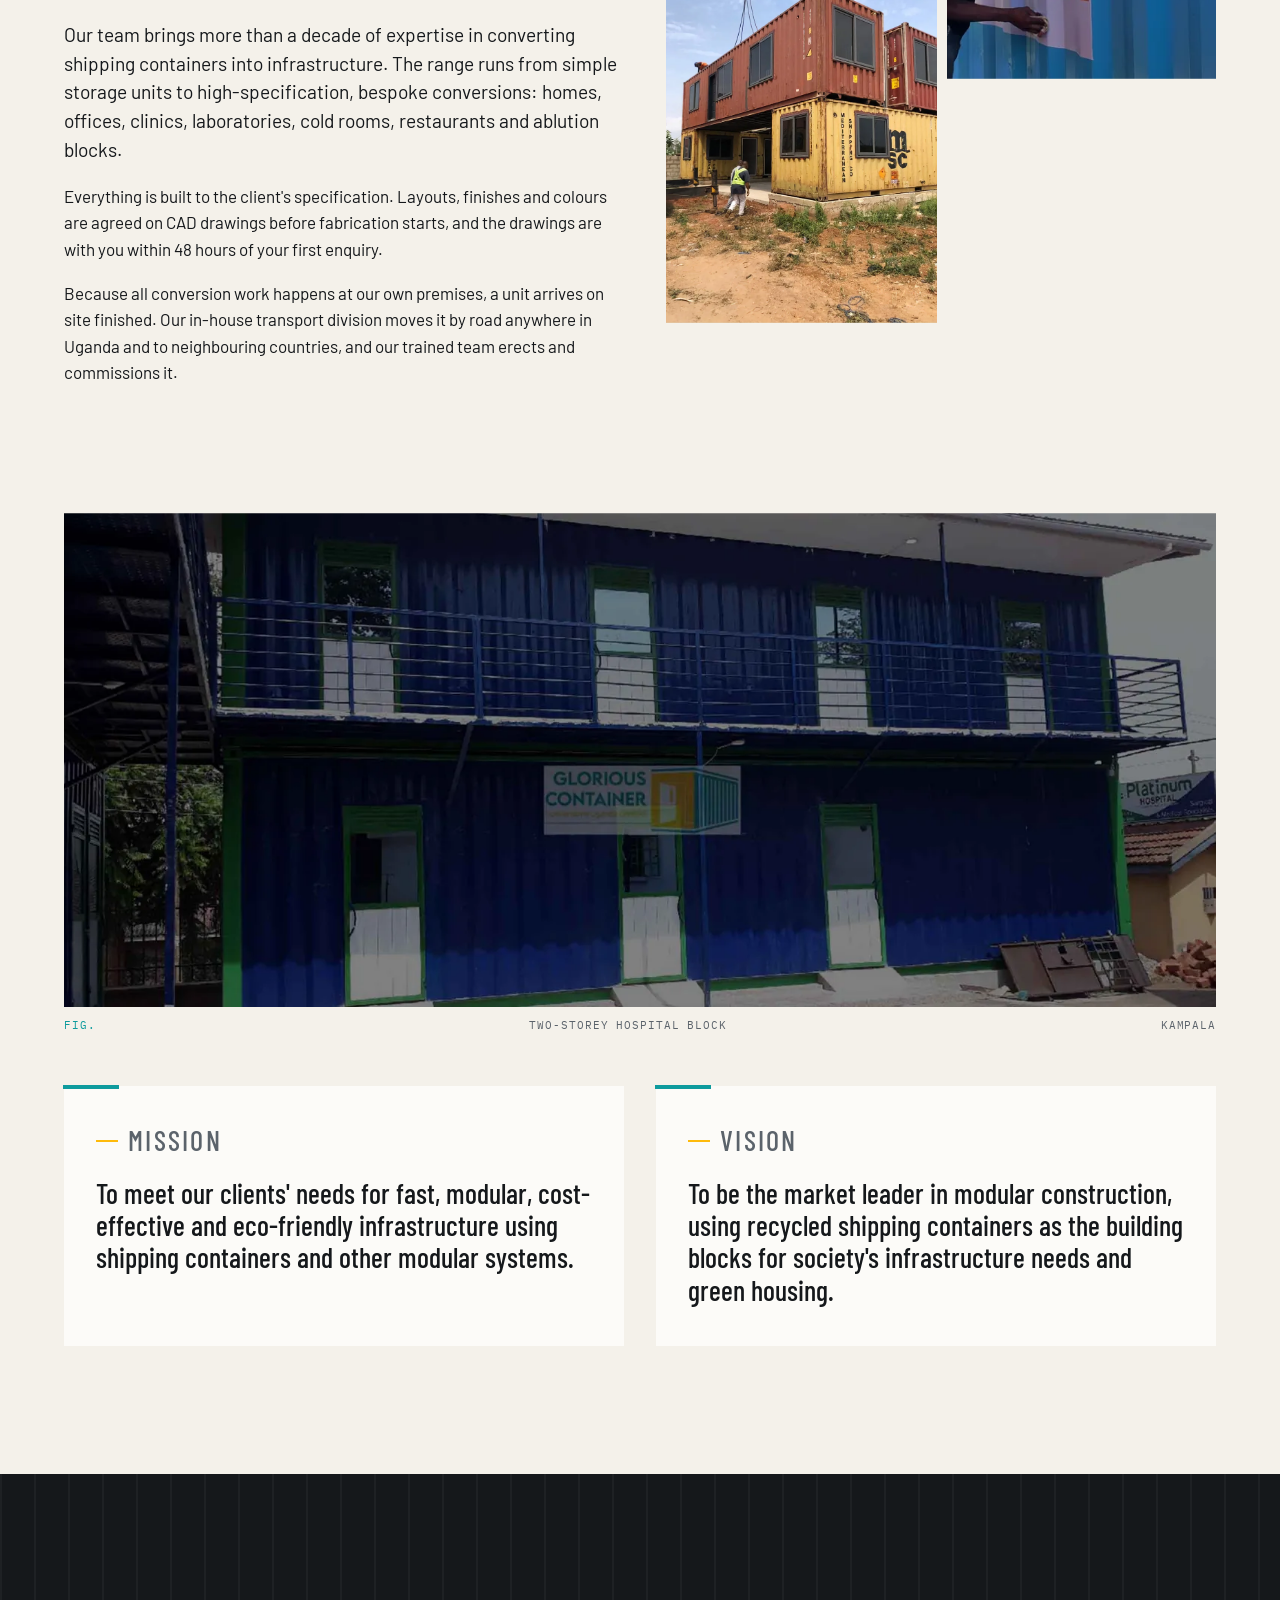
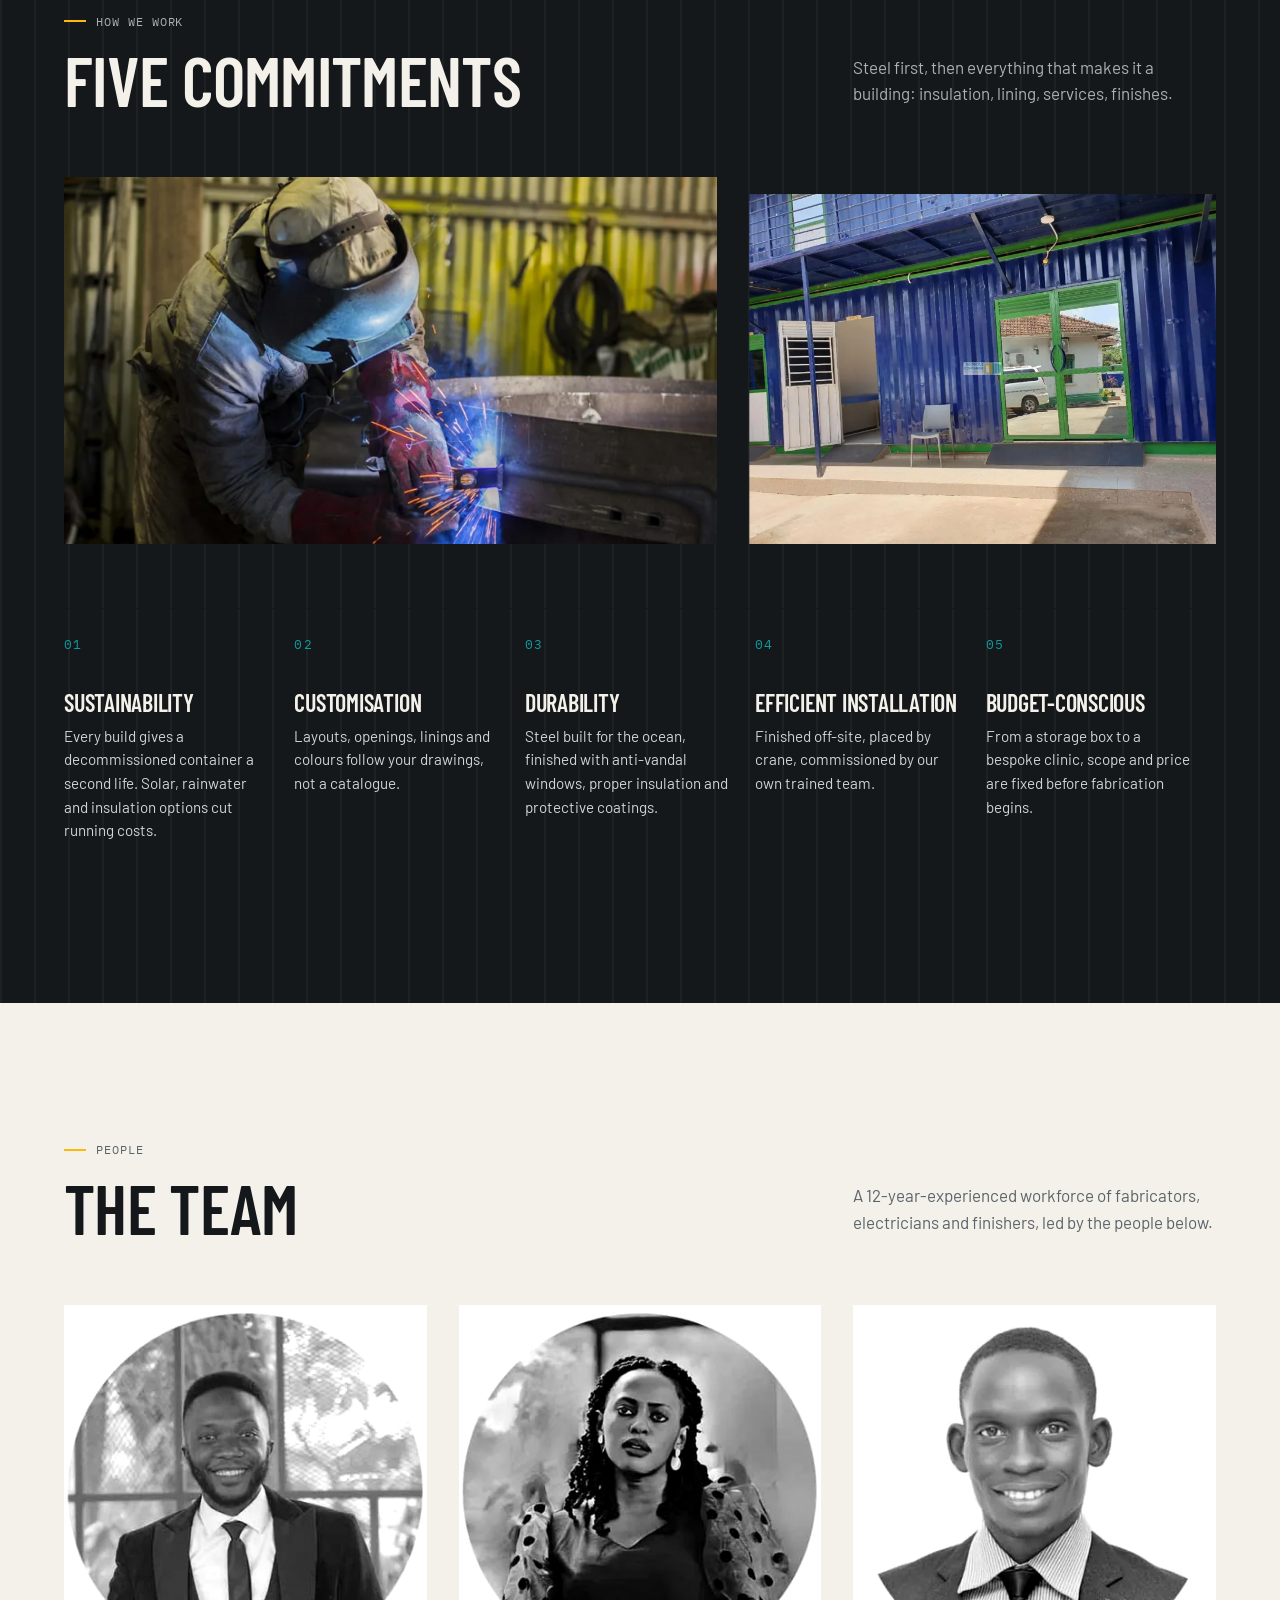
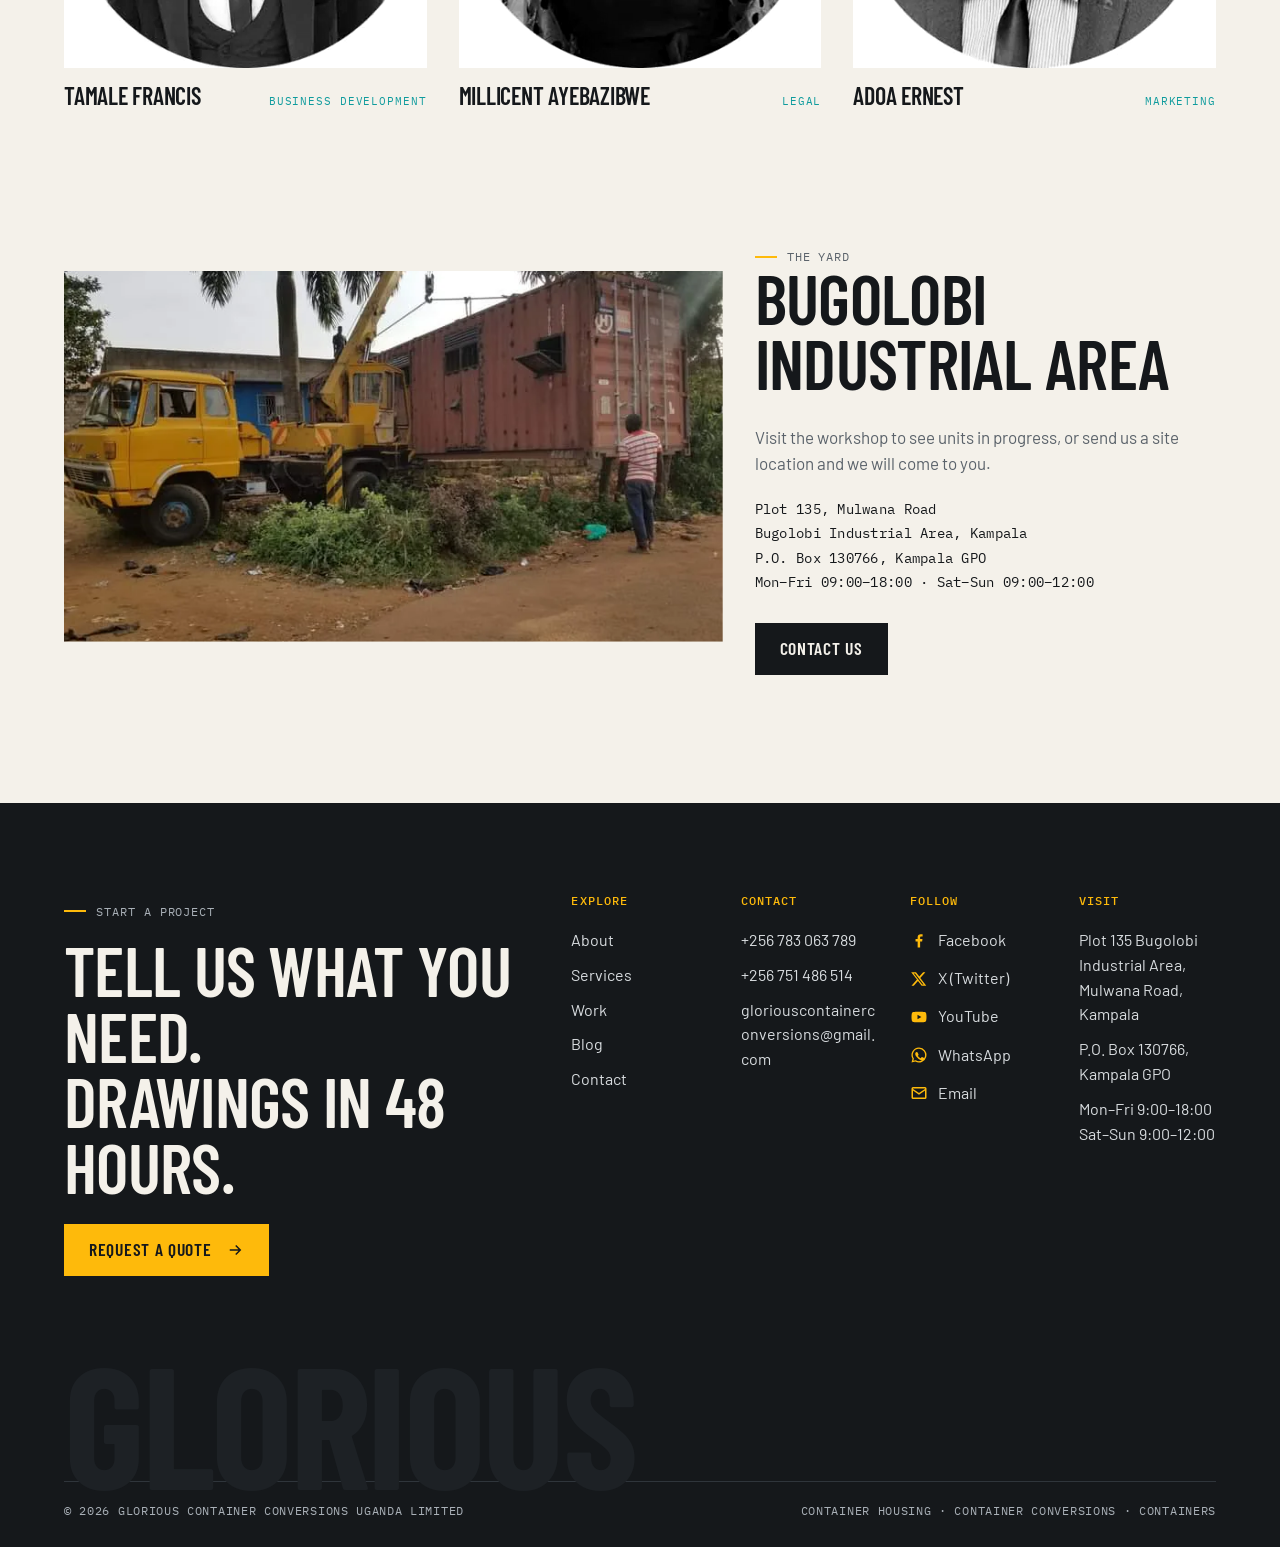
<file: pages/about.html>
<!doctype html>
<html lang="en" class="no-js">
<head>
<meta charset="utf-8">
<meta name="viewport" content="width=device-width, initial-scale=1">
<title>About | Glorious Container Conversions</title>
<meta name="description" content="More than a decade of modular construction from Bugolobi Industrial Area, Kampala. Mission, vision, team and how we work.">
<meta name="theme-color" content="#15181b">
<link rel="icon" href="../assets/icons/favicon.svg" type="image/svg+xml">
<link rel="preconnect" href="https://fonts.googleapis.com">
<link rel="preconnect" href="https://fonts.gstatic.com" crossorigin>
<link href="https://fonts.googleapis.com/css2?family=Barlow+Condensed:wght@400;500;600;700&family=Barlow:wght@400;500;600&family=IBM+Plex+Mono:wght@400;500&display=swap" rel="stylesheet">
<link rel="stylesheet" href="../assets/css/styles.css">
<link rel="stylesheet" href="../assets/css/animations.css">
<link rel="stylesheet" href="../assets/css/responsive.css">
<script>document.documentElement.classList.remove('no-js');</script>
</head>
<body data-page="about">
<a class="skip-link" href="#main">Skip to content</a>
<noscript><div class="noscript-banner">JavaScript is off: the site still reads fully. Menus, gallery lightbox and form checks need JavaScript.</div></noscript>

<div class="loader" aria-hidden="true">
  <div class="loader-inner">
    <div class="word">Glorious <em>Container</em></div>
    <div class="bar"><i></i></div>
    <div class="mono">Bugolobi Industrial Area &middot; Kampala</div>
  </div>
</div>

<header class="site-header">
  <div class="wrap header-inner">
    <a class="brand" href="../index.html" aria-label="Glorious Container Conversions, home">
      <img src="../assets/icons/logo.png" alt="Glorious Container Conversions Uganda Limited" width="338" height="116">
    </a>
    <nav class="nav-primary" aria-label="Primary">
      <a href="../index.html" data-nav="home">Home</a>
      <a href="../pages/about.html" data-nav="about">About</a>
      <a href="../pages/services.html" data-nav="services">Services</a>
      <a href="../pages/projects.html" data-nav="projects">Work</a>
      <a href="../pages/blog.html" data-nav="blog">Blog</a>
      <a href="../pages/contact.html" data-nav="contact">Contact</a>
    </nav>
    <div class="header-cta">
      <a class="header-contact" href="tel:+256783063789"><svg viewBox="0 0 24 24" fill="none" stroke="currentColor" stroke-width="1.8" aria-hidden="true"><path d="M5 4h4l2 5-2.5 1.5a11 11 0 0 0 5 5L15 13l5 2v4a2 2 0 0 1-2 2A16 16 0 0 1 3 6a2 2 0 0 1 2-2z"/></svg><span>+256 783 063 789</span></a>
      <a class="btn btn-yellow btn-sm" href="../pages/contact.html#quote">Get a quote</a>
      <button class="nav-toggle" type="button" aria-expanded="false" aria-controls="nav-drawer" aria-label="Open menu"><span></span><span></span><span></span></button>
    </div>
  </div>
</header>

<div class="nav-drawer" id="nav-drawer">
  <div class="corrugated"></div>
  <ul>
    <li><a href="../index.html" data-nav="home"><span class="index">01</span>Home</a></li>
    <li><a href="../pages/about.html" data-nav="about"><span class="index">02</span>About</a></li>
    <li><a href="../pages/services.html" data-nav="services"><span class="index">03</span>Services</a></li>
    <li><a href="../pages/projects.html" data-nav="projects"><span class="index">04</span>Work</a></li>
    <li><a href="../pages/blog.html" data-nav="blog"><span class="index">05</span>Blog</a></li>
    <li><a href="../pages/contact.html" data-nav="contact"><span class="index">06</span>Contact</a></li>
  </ul>
  <div class="nav-drawer-foot">
    <a href="tel:+256783063789">+256 783 063 789</a>
    <a href="mailto:gloriouscontainerconversions@gmail.com">gloriouscontainerconversions@gmail.com</a>
    <span>Plot 135 Bugolobi Industrial Area, Mulwana Road, Kampala</span>
    <a class="btn btn-yellow" href="../pages/contact.html#quote">Request a quote</a>
  </div>
</div>

<main id="main">
<section class="wrap page-hero">
  <nav class="breadcrumb" aria-label="Breadcrumb"><a href="../index.html">Home</a><span>About</span></nav>
  <h1 class="split-words">More than a decade of modular building</h1>
  <div class="lede" data-reveal="up"><p>Glorious Container Conversions Uganda Limited designs, fabricates and delivers container buildings from its yard in Bugolobi Industrial Area, Kampala.</p></div>
</section>

<section class="wrap page-cover">
  <div class="media ratio-21-9" data-reveal="wipe"><img src="../assets/images/u-port-01-1600.webp" srcset="../assets/images/u-port-01-800.webp 800w, ../assets/images/u-port-01-1600.webp 1600w" sizes="100vw" alt="Container yard with a truck collecting a unit under a blue sky" fetchpriority="high" style="object-position:center"></div>
  <div class="cover-strip">
    <div class="media ratio-4-3"><img src="../assets/images/office-int-01-800.webp" alt="Finished container office interior" loading="lazy" decoding="async"></div>
    <div class="media ratio-4-3"><img src="../assets/images/home-green-02-800.webp" alt="Green container residence with timber store" loading="lazy" decoding="async"></div>
    <div class="media ratio-4-3"><img src="../assets/images/kiosk-02-800.webp" alt="Timber-clad kiosk with lattice screen" loading="lazy" decoding="async"></div>
    <div class="media ratio-4-3"><img src="../assets/images/ablution-01-800.webp" alt="Toilet cubicle inside an ablution unit" loading="lazy" decoding="async"></div>
  </div>
</section>

<section class="section">
  <div class="wrap about-intro">
    <div class="copy">
      <p class="eyebrow" data-reveal="up">The company</p>
      <h2 class="split-words" style="margin:18px 0 28px">Fast, modular, cost-effective, eco-friendly</h2>
      <div data-reveal="up">
        <p class="body-lg">Our team brings more than a decade of expertise in converting shipping containers into infrastructure. The range runs from simple storage units to high-specification, bespoke conversions: homes, offices, clinics, laboratories, cold rooms, restaurants and ablution blocks.</p>
        <p>Everything is built to the client's specification. Layouts, finishes and colours are agreed on CAD drawings before fabrication starts, and the drawings are with you within 48 hours of your first enquiry.</p>
        <p>Because all conversion work happens at our own premises, a unit arrives on site finished. Our in-house transport division moves it by road anywhere in Uganda and to neighbouring countries, and our trained team erects and commissions it.</p>
      </div>
    </div>
    <div class="media-stack">
      <div class="media ratio-4-3" data-reveal="wipe"><img src="../assets/images/branding-01-1600.webp" srcset="../assets/images/branding-01-800.webp 800w, ../assets/images/branding-01-1600.webp 1600w" sizes="(max-width: 960px) 100vw, 40vw" alt="Worker applying Glorious Container branding to a freshly painted blue unit" loading="lazy" decoding="async" width="1600" height="757"></div>
      <div class="media ratio-3-4" data-reveal="wipe" data-delay="200"><img src="../assets/images/stack-01-800.webp" sizes="(max-width: 960px) 60vw, 26vw" alt="Containers being stacked two high with a crane" loading="lazy" decoding="async" width="800" height="1067"></div>
    </div>
  </div>
</section>

<section class="section" style="padding-top:0">
  <div class="wrap">
    <div class="mv-media" data-reveal="wipe"><div class="media ratio-21-9"><img src="../assets/images/hospital-06-1600.webp" srcset="../assets/images/hospital-06-800.webp 800w, ../assets/images/hospital-06-1600.webp 1600w" sizes="100vw" alt="Wide view of the two-storey blue container hospital block" loading="lazy" decoding="async" width="1600" height="657"></div><p class="caption"><span>Two-storey hospital block</span><span>Kampala</span></p></div>
    <div class="mv">
      <div class="mv-card" data-reveal="up"><p class="eyebrow">Mission</p><p>To meet our clients' needs for fast, modular, cost-effective and eco-friendly infrastructure using shipping containers and other modular systems.</p></div>
      <div class="mv-card" data-reveal="up" data-delay="120"><p class="eyebrow">Vision</p><p>To be the market leader in modular construction, using recycled shipping containers as the building blocks for society's infrastructure needs and green housing.</p></div>
    </div>
  </div>
</section>

<section class="section dark corrugated" aria-labelledby="values-title">
  <div class="wrap">
    <div class="section-head">
      <div class="title"><p class="eyebrow" data-reveal="up">How we work</p><h2 id="values-title" class="split-words">Five commitments</h2></div>
      <div class="aside" data-reveal="up"><p class="muted">Steel first, then everything that makes it a building: insulation, lining, services, finishes.</p></div>
    </div>
    <div class="values-media">
      <div class="media ratio-16-9" data-reveal="wipe"><img src="../assets/images/u-weld-02-1600.webp" srcset="../assets/images/u-weld-02-800.webp 800w, ../assets/images/u-weld-02-1600.webp 1600w" sizes="(max-width: 960px) 100vw, 58vw" alt="Welder in protective gear welding a steel drum, sparks flying" loading="lazy" decoding="async" width="1600" height="1067"></div>
      <div class="media ratio-4-3" data-reveal="wipe" data-delay="150"><img src="../assets/images/hospital-03-800.webp" sizes="(max-width: 960px) 100vw, 40vw" alt="Ground-floor walkway along finished container clinic units" loading="lazy" decoding="async" width="800" height="600"></div>
    </div>
    <ul class="values">
      <li class="value" data-reveal="up"><span class="index">01</span><h3>Sustainability</h3><p>Every build gives a decommissioned container a second life. Solar, rainwater and insulation options cut running costs.</p></li>
      <li class="value" data-reveal="up" data-delay="80"><span class="index">02</span><h3>Customisation</h3><p>Layouts, openings, linings and colours follow your drawings, not a catalogue.</p></li>
      <li class="value" data-reveal="up" data-delay="160"><span class="index">03</span><h3>Durability</h3><p>Steel built for the ocean, finished with anti-vandal windows, proper insulation and protective coatings.</p></li>
      <li class="value" data-reveal="up" data-delay="240"><span class="index">04</span><h3>Efficient installation</h3><p>Finished off-site, placed by crane, commissioned by our own trained team.</p></li>
      <li class="value" data-reveal="up" data-delay="320"><span class="index">05</span><h3>Budget-conscious</h3><p>From a storage box to a bespoke clinic, scope and price are fixed before fabrication begins.</p></li>
    </ul>
  </div>
</section>

<section class="section" aria-labelledby="team-title">
  <div class="wrap">
    <div class="section-head">
      <div class="title"><p class="eyebrow" data-reveal="up">People</p><h2 id="team-title" class="split-words">The team</h2></div>
      <div class="aside" data-reveal="up"><p class="muted">A 12-year-experienced workforce of fabricators, electricians and finishers, led by the people below.</p></div>
    </div>
    <div class="team">
      <div class="member" data-reveal="up"><div class="media"><img src="../assets/images/team-tamale-400.webp" alt="Portrait of Tamale Francis" loading="lazy" width="400" height="400"></div><div class="name"><h3>Tamale Francis</h3><span class="role">Business development</span></div></div>
      <div class="member" data-reveal="up" data-delay="100"><div class="media"><img src="../assets/images/team-millicent-400.webp" alt="Portrait of Millicent Ayebazibwe" loading="lazy" width="400" height="400"></div><div class="name"><h3>Millicent Ayebazibwe</h3><span class="role">Legal</span></div></div>
      <div class="member" data-reveal="up" data-delay="200"><div class="media"><img src="../assets/images/team-adoa-400.webp" alt="Portrait of Adoa Ernest" loading="lazy" width="400" height="400"></div><div class="name"><h3>Adoa Ernest</h3><span class="role">Marketing</span></div></div>
    </div>
  </div>
</section>

<section class="section" style="padding-top:0" aria-labelledby="workshop-title">
  <div class="wrap workshop">
    <div class="media ratio-16-9" data-reveal="wipe"><img src="../assets/images/crane-01-800.webp" sizes="(max-width: 960px) 100vw, 58vw" alt="Mobile crane lifting a container from a truck onto a site" loading="lazy" decoding="async" width="720" height="540"></div>
    <div class="copy">
      <p class="eyebrow" data-reveal="up">The yard</p>
      <h2 id="workshop-title" class="split-words">Bugolobi Industrial Area</h2>
      <p class="muted mt-md" data-reveal="up">Visit the workshop to see units in progress, or send us a site location and we will come to you.</p>
      <address data-reveal="up">Plot 135, Mulwana Road<br>Bugolobi Industrial Area, Kampala<br>P.O. Box 130766, Kampala GPO<br>Mon–Fri 09:00–18:00 · Sat–Sun 09:00–12:00</address>
      <a class="btn mt-md" href="contact.html">Contact us</a>
    </div>
  </div>
</section>
</main>

<footer class="site-footer corrugated">
  <div class="wrap">
    <div class="footer-top">
      <div class="footer-cta">
        <p class="eyebrow" style="--line:#2f353b">Start a project</p>
        <h2 class="h2" style="margin-top:18px">Tell us what you need.<br>Drawings in 48 hours.</h2>
        <a class="btn btn-yellow" href="../pages/contact.html#quote">Request a quote <svg class="arrow" viewBox="0 0 24 24" fill="none" stroke="currentColor" stroke-width="2" aria-hidden="true"><path d="M5 12h14M13 6l6 6-6 6"/></svg></a>
      </div>
      <div class="footer-col">
        <h4>Explore</h4>
        <ul>
          <li><a href="../pages/about.html">About</a></li>
          <li><a href="../pages/services.html">Services</a></li>
          <li><a href="../pages/projects.html">Work</a></li>
          <li><a href="../pages/blog.html">Blog</a></li>
          <li><a href="../pages/contact.html">Contact</a></li>
        </ul>
      </div>
      <div class="footer-col">
        <h4>Contact</h4>
        <ul>
          <li><a href="tel:+256783063789">+256 783 063 789</a></li>
          <li><a href="tel:+256751486514">+256 751 486 514</a></li>
          <li><a href="mailto:gloriouscontainerconversions@gmail.com" style="word-break:break-all">gloriouscontainerconversions@gmail.com</a></li>
        </ul>
      </div>
      <div class="footer-col footer-social">
        <h4>Follow</h4>
        <ul class="social-list">
          <li><a href="https://www.facebook.com/GloriousContainerConversionsUgandaLtd" target="_blank" rel="noopener"><svg viewBox="0 0 24 24" fill="currentColor" aria-hidden="true"><path d="M13.5 22v-8h2.7l.4-3.2h-3.1V8.8c0-.9.3-1.6 1.6-1.6h1.7V4.3c-.3 0-1.3-.1-2.5-.1-2.5 0-4.1 1.5-4.1 4.2v2.4H7.4V14h2.8v8z"/></svg>Facebook</a></li>
          <li><a href="https://x.com/GloriousCUg" target="_blank" rel="noopener"><svg viewBox="0 0 24 24" fill="currentColor" aria-hidden="true"><path d="M17.5 3h3l-6.8 7.8L21.7 21h-6.2l-4.9-6.3L5 21H2l7.3-8.3L1.6 3h6.4l4.4 5.8zm-1.1 16.2h1.7L6.7 4.7H4.9z"/></svg>X (Twitter)</a></li>
          <li><a href="https://www.youtube.com/channel/UC0tNDjVGvpX_ql-baC46UOw" target="_blank" rel="noopener"><svg viewBox="0 0 24 24" fill="currentColor" aria-hidden="true"><path d="M21.6 7.2a2.5 2.5 0 0 0-1.8-1.8C18.2 5 12 5 12 5s-6.2 0-7.8.4A2.5 2.5 0 0 0 2.4 7.2 26 26 0 0 0 2 12a26 26 0 0 0 .4 4.8 2.5 2.5 0 0 0 1.8 1.8c1.6.4 7.8.4 7.8.4s6.2 0 7.8-.4a2.5 2.5 0 0 0 1.8-1.8A26 26 0 0 0 22 12a26 26 0 0 0-.4-4.8zM10 15V9l5.2 3z"/></svg>YouTube</a></li>
          <li><a href="https://wa.me/256783063789" target="_blank" rel="noopener"><svg viewBox="0 0 24 24" fill="currentColor" aria-hidden="true"><path d="M12 2a10 10 0 0 0-8.6 15.1L2 22l5-1.3A10 10 0 1 0 12 2zm0 1.8a8.2 8.2 0 1 1-4.2 15.3l-.3-.2-3 .8.8-2.9-.2-.3A8.2 8.2 0 0 1 12 3.8zm-3.3 4.3c-.2 0-.5 0-.7.3-.3.3-1 1-1 2.4s1 2.8 1.2 3c.1.2 2 3.2 5 4.4 2.4 1 2.9.8 3.4.7.5 0 1.7-.7 1.9-1.4.2-.7.2-1.2.2-1.4-.1-.1-.3-.2-.6-.3l-2-1c-.3-.1-.5-.1-.7.2l-.9 1.1c-.2.2-.3.2-.6.1a6.6 6.6 0 0 1-3.3-2.9c-.2-.4.3-.4.8-1.3.1-.2 0-.4 0-.5L10.4 9c-.2-.6-.5-.5-.7-.5z"/></svg>WhatsApp</a></li>
          <li><a href="mailto:gloriouscontainerconversions@gmail.com"><svg viewBox="0 0 24 24" fill="none" stroke="currentColor" stroke-width="2" aria-hidden="true"><rect x="3" y="5" width="18" height="14" rx="1"/><path d="m3 7 9 6 9-6"/></svg>Email</a></li>
        </ul>
      </div>
      <div class="footer-col">
        <h4>Visit</h4>
        <ul>
          <li>Plot 135 Bugolobi Industrial Area, Mulwana Road, Kampala</li>
          <li>P.O. Box 130766, Kampala GPO</li>
          <li>Mon–Fri 9:00–18:00<br>Sat–Sun 9:00–12:00</li>
        </ul>
      </div>
    </div>
    <div class="footer-wordmark" aria-hidden="true">Glorious</div>
    <div class="footer-bottom">
      <span>&copy; <span data-year>2026</span> Glorious Container Conversions Uganda Limited</span>
      <span>Container housing &middot; Container conversions &middot; Containers</span>
    </div>
  </div>
</footer>

<a class="to-top" href="#main" aria-label="Back to top"><span class="icon-btn"><svg viewBox="0 0 24 24" fill="none" stroke="currentColor" stroke-width="2" aria-hidden="true"><path d="M12 19V5M6 11l6-6 6 6"/></svg></span></a>

<script src="../assets/js/main.js"></script>
<script src="../assets/js/navigation.js"></script>

</body>
</html>
</file>
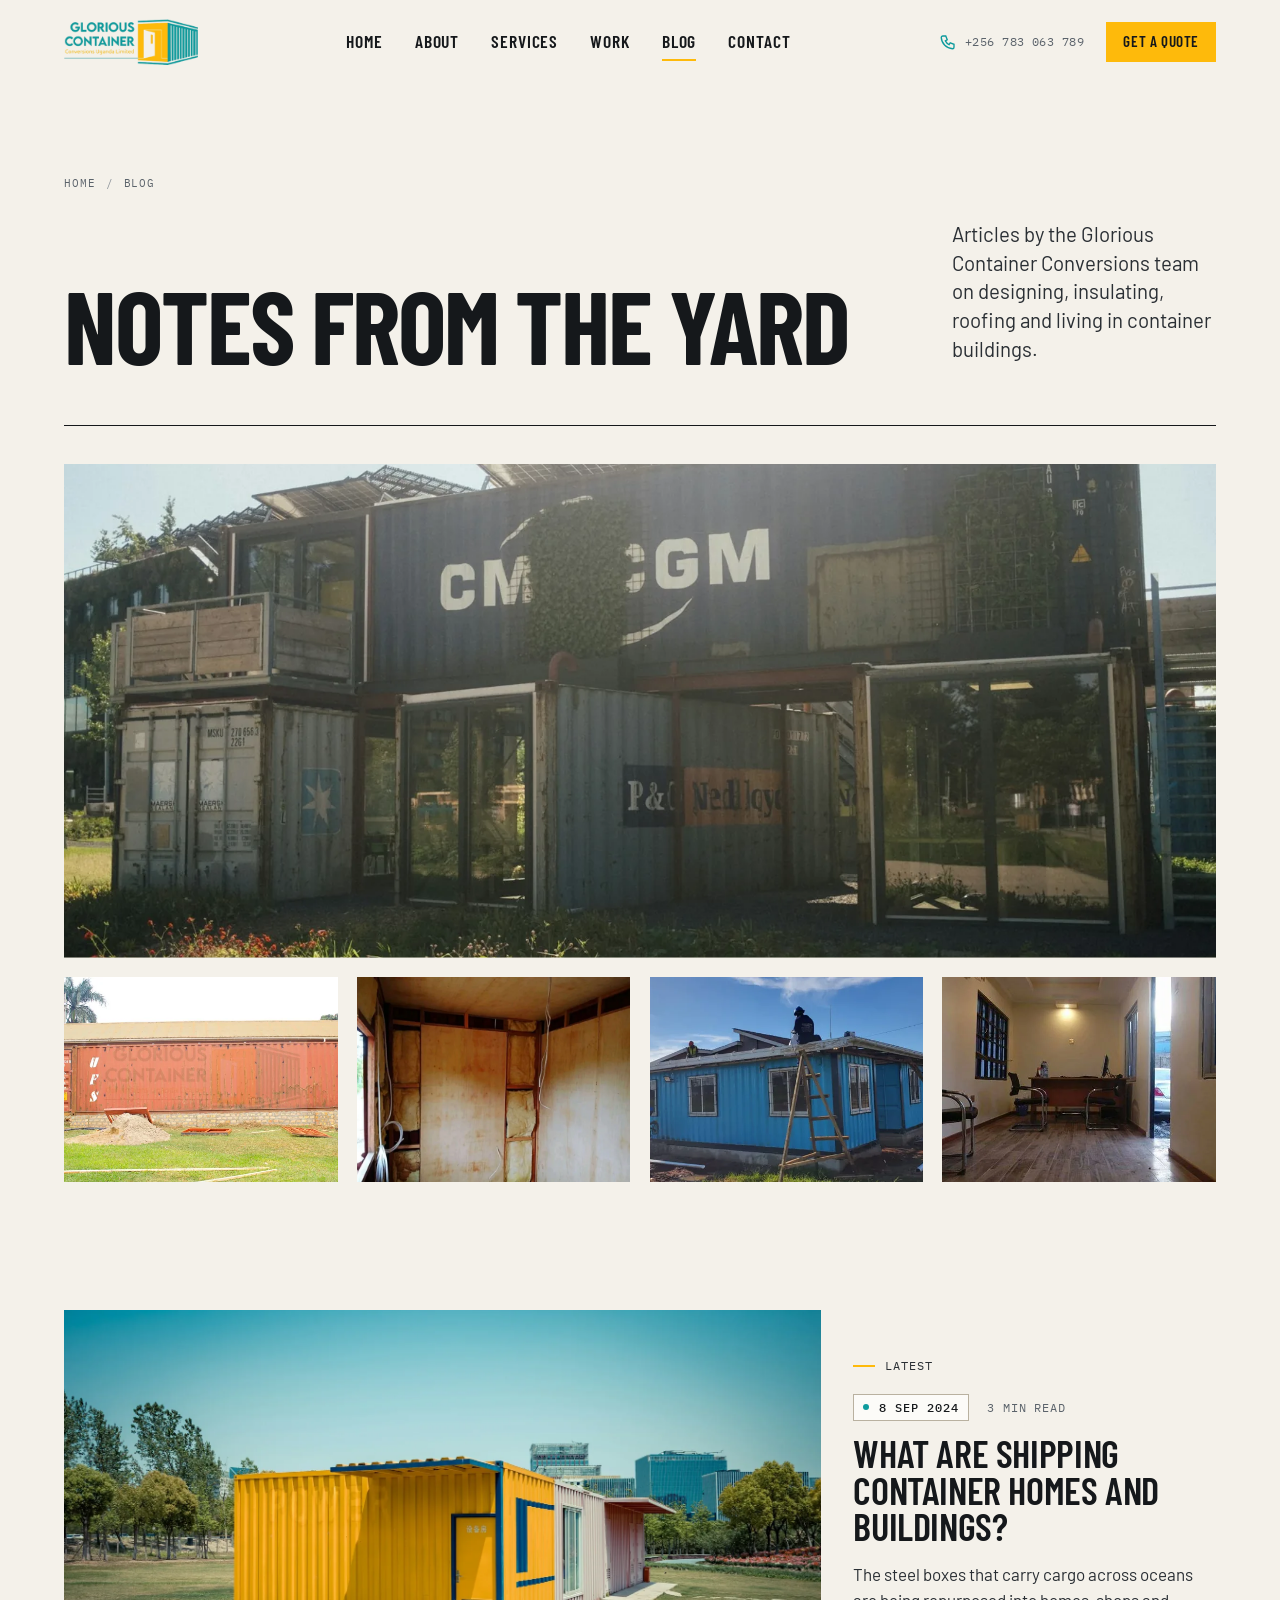
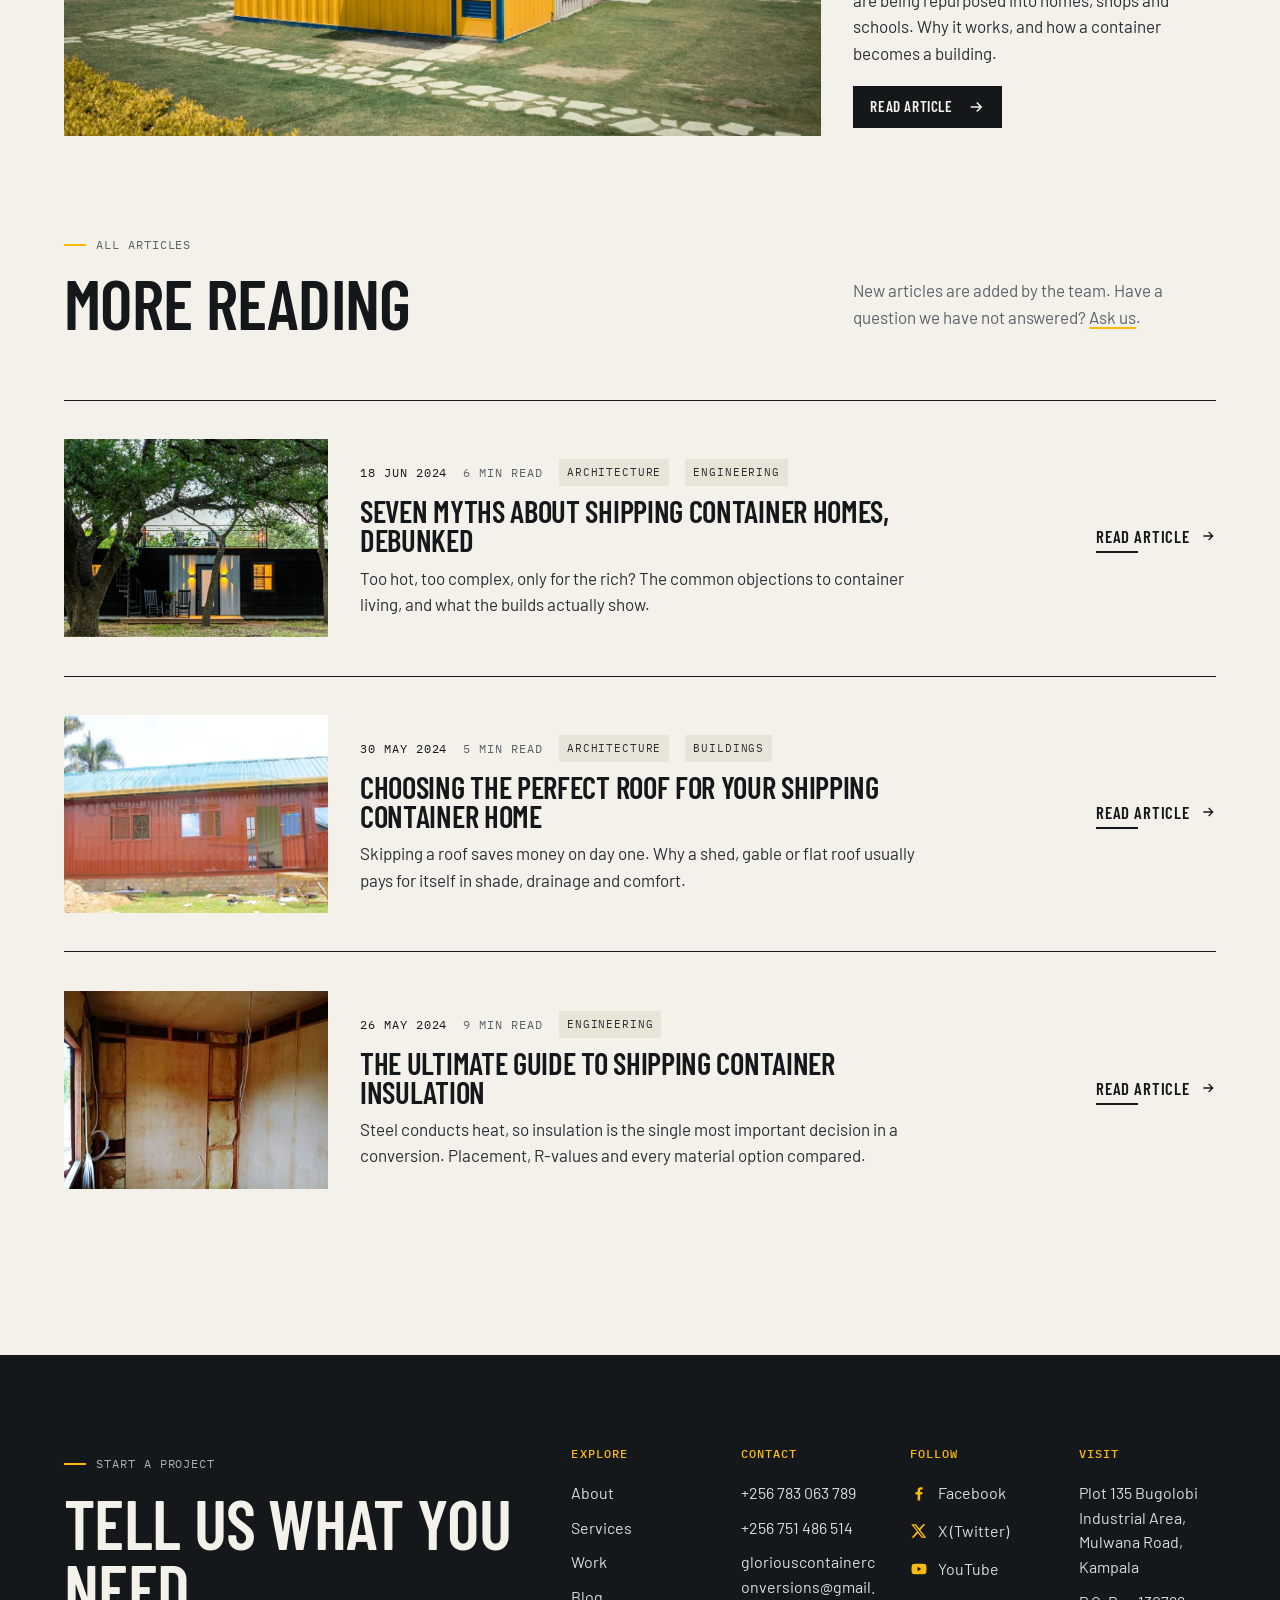
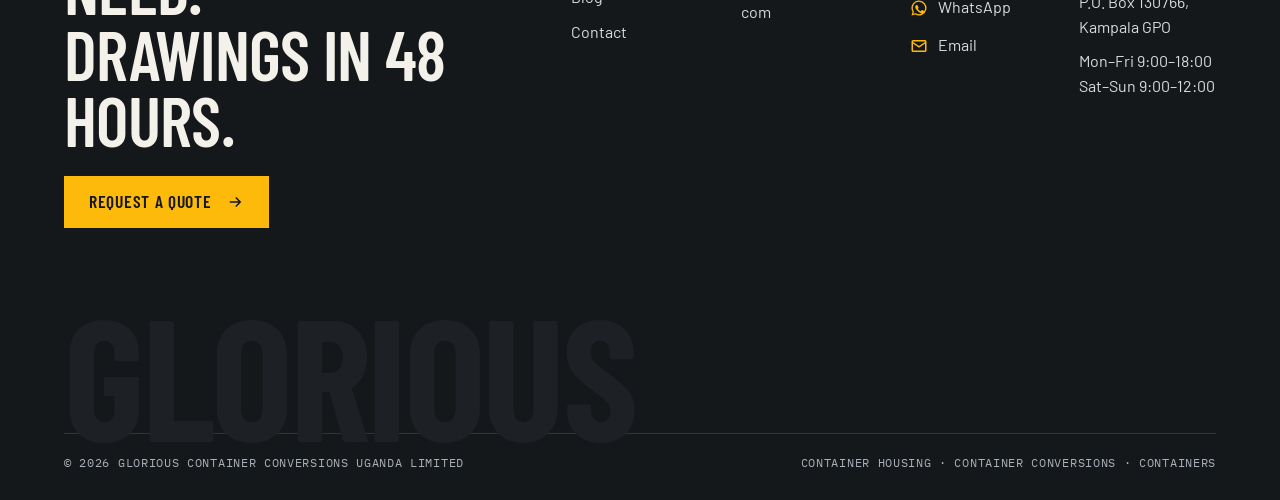
<file: pages/blog.html>
<!doctype html>
<html lang="en" class="no-js">
<head>
<meta charset="utf-8">
<meta name="viewport" content="width=device-width, initial-scale=1">
<title>Blog | Glorious Container Conversions</title>
<meta name="description" content="Articles on container homes, roofs, insulation and the myths about container living, by the Glorious Container Conversions team.">
<meta name="theme-color" content="#15181b">
<link rel="icon" href="../assets/icons/favicon.svg" type="image/svg+xml">
<link rel="preconnect" href="https://fonts.googleapis.com">
<link rel="preconnect" href="https://fonts.gstatic.com" crossorigin>
<link href="https://fonts.googleapis.com/css2?family=Barlow+Condensed:wght@400;500;600;700&family=Barlow:wght@400;500;600&family=IBM+Plex+Mono:wght@400;500&display=swap" rel="stylesheet">
<link rel="stylesheet" href="../assets/css/styles.css">
<link rel="stylesheet" href="../assets/css/animations.css">
<link rel="stylesheet" href="../assets/css/responsive.css">
<script>document.documentElement.classList.remove('no-js');</script>
</head>
<body data-page="blog">
<a class="skip-link" href="#main">Skip to content</a>
<noscript><div class="noscript-banner">JavaScript is off: the site still reads fully. Menus, gallery lightbox and form checks need JavaScript.</div></noscript>

<div class="loader" aria-hidden="true">
  <div class="loader-inner">
    <div class="word">Glorious <em>Container</em></div>
    <div class="bar"><i></i></div>
    <div class="mono">Bugolobi Industrial Area &middot; Kampala</div>
  </div>
</div>

<header class="site-header">
  <div class="wrap header-inner">
    <a class="brand" href="../index.html" aria-label="Glorious Container Conversions, home">
      <img src="../assets/icons/logo.png" alt="Glorious Container Conversions Uganda Limited" width="338" height="116">
    </a>
    <nav class="nav-primary" aria-label="Primary">
      <a href="../index.html" data-nav="home">Home</a>
      <a href="../pages/about.html" data-nav="about">About</a>
      <a href="../pages/services.html" data-nav="services">Services</a>
      <a href="../pages/projects.html" data-nav="projects">Work</a>
      <a href="../pages/blog.html" data-nav="blog">Blog</a>
      <a href="../pages/contact.html" data-nav="contact">Contact</a>
    </nav>
    <div class="header-cta">
      <a class="header-contact" href="tel:+256783063789"><svg viewBox="0 0 24 24" fill="none" stroke="currentColor" stroke-width="1.8" aria-hidden="true"><path d="M5 4h4l2 5-2.5 1.5a11 11 0 0 0 5 5L15 13l5 2v4a2 2 0 0 1-2 2A16 16 0 0 1 3 6a2 2 0 0 1 2-2z"/></svg><span>+256 783 063 789</span></a>
      <a class="btn btn-yellow btn-sm" href="../pages/contact.html#quote">Get a quote</a>
      <button class="nav-toggle" type="button" aria-expanded="false" aria-controls="nav-drawer" aria-label="Open menu"><span></span><span></span><span></span></button>
    </div>
  </div>
</header>

<div class="nav-drawer" id="nav-drawer">
  <div class="corrugated"></div>
  <ul>
    <li><a href="../index.html" data-nav="home"><span class="index">01</span>Home</a></li>
    <li><a href="../pages/about.html" data-nav="about"><span class="index">02</span>About</a></li>
    <li><a href="../pages/services.html" data-nav="services"><span class="index">03</span>Services</a></li>
    <li><a href="../pages/projects.html" data-nav="projects"><span class="index">04</span>Work</a></li>
    <li><a href="../pages/blog.html" data-nav="blog"><span class="index">05</span>Blog</a></li>
    <li><a href="../pages/contact.html" data-nav="contact"><span class="index">06</span>Contact</a></li>
  </ul>
  <div class="nav-drawer-foot">
    <a href="tel:+256783063789">+256 783 063 789</a>
    <a href="mailto:gloriouscontainerconversions@gmail.com">gloriouscontainerconversions@gmail.com</a>
    <span>Plot 135 Bugolobi Industrial Area, Mulwana Road, Kampala</span>
    <a class="btn btn-yellow" href="../pages/contact.html#quote">Request a quote</a>
  </div>
</div>

<main id="main">
<section class="wrap page-hero">
  <nav class="breadcrumb" aria-label="Breadcrumb"><a href="../index.html">Home</a><span>Blog</span></nav>
  <h1 class="split-words">Notes from the yard</h1>
  <div class="lede" data-reveal="up"><p>Articles by the Glorious Container Conversions team on designing, insulating, roofing and living in container buildings.</p></div>
</section>

<section class="wrap page-cover">
  <div class="media ratio-21-9" data-reveal="wipe"><img src="../assets/images/u-home-03-1600.webp" srcset="../assets/images/u-home-03-800.webp 800w, ../assets/images/u-home-03-1600.webp 1600w" sizes="100vw" alt="Container house with solar panels on the roof" fetchpriority="high" style="object-position:center"></div>
  <div class="cover-strip">
    <div class="media ratio-4-3"><img src="../assets/images/home-red-before-800.webp" alt="Rust-red 40ft container on a plinth before conversion" loading="lazy" decoding="async"></div>
    <div class="media ratio-4-3"><img src="../assets/images/insulation-01-800.webp" alt="Insulation between studs inside a container" loading="lazy" decoding="async"></div>
    <div class="media ratio-4-3"><img src="../assets/images/home-blue-04-800.webp" alt="Roof structure being fitted over a container" loading="lazy" decoding="async"></div>
    <div class="media ratio-4-3"><img src="../assets/images/office-int-02-800.webp" alt="Office interior looking towards the open door" loading="lazy" decoding="async"></div>
  </div>
</section>

<section class="section">
  <div class="wrap">
    <div class="post-featured" id="what-are-shipping-container-homes"><a class="media ratio-16-9" href="blog/what-are-shipping-container-homes.html" data-reveal="wipe"><img src="../assets/images/u-home-01-1600.webp" srcset="../assets/images/u-home-01-800.webp 800w, ../assets/images/u-home-01-1600.webp 1600w" sizes="(max-width: 960px) 100vw, 66vw" alt="A bright yellow container home on a lawn" fetchpriority="high"></a><div class="body" data-reveal="up"><p class="eyebrow">Latest</p><div class="meta"><span class="plate"><span class="dot"></span><b>8 Sep 2024</b></span><span class="mono muted">3 min read</span></div><h2><a href="blog/what-are-shipping-container-homes.html">What are shipping container homes and buildings?</a></h2><p>The steel boxes that carry cargo across oceans are being repurposed into homes, shops and schools. Why it works, and how a container becomes a building.</p><a class="btn btn-sm" href="blog/what-are-shipping-container-homes.html">Read article <svg class="arrow" viewBox="0 0 24 24" fill="none" stroke="currentColor" stroke-width="2" aria-hidden="true"><path d="M5 12h14M13 6l6 6-6 6"/></svg></a></div></div>
    <div class="section-head" style="margin-top:clamp(56px,7vw,100px)">
      <div class="title"><p class="eyebrow" data-reveal="up">All articles</p><h2 class="split-words">More reading</h2></div>
      <div class="aside" data-reveal="up"><p class="muted">New articles are added by the team. Have a question we have not answered? <a class="text-link" href="contact.html">Ask us</a>.</p></div>
    </div>
    <div class="post-list">
      <article class="post" id="seven-myths-about-container-homes" data-reveal="up"><a class="media ratio-4-3" href="blog/seven-myths-about-container-homes.html" tabindex="-1" aria-hidden="true"><img src="../assets/images/u-home-02-800.webp" alt="" loading="lazy" decoding="async"></a><div class="body"><div class="meta"><span class="mono">18 Jun 2024</span><span class="mono muted">6 min read</span><span class="tag">Architecture</span><span class="tag">Engineering</span></div><h2><a href="blog/seven-myths-about-container-homes.html">Seven myths about shipping container homes, debunked</a></h2><p>Too hot, too complex, only for the rich? The common objections to container living, and what the builds actually show.</p></div><div class="action"><a class="link" href="blog/seven-myths-about-container-homes.html">Read article <svg class="arrow" viewBox="0 0 24 24" fill="none" stroke="currentColor" stroke-width="2" aria-hidden="true"><path d="M5 12h14M13 6l6 6-6 6"/></svg></a></div></article>
<article class="post" id="choosing-the-perfect-roof" data-reveal="up"><a class="media ratio-4-3" href="blog/choosing-the-perfect-roof.html" tabindex="-1" aria-hidden="true"><img src="../assets/images/home-red-after-800.webp" alt="" loading="lazy" decoding="async"></a><div class="body"><div class="meta"><span class="mono">30 May 2024</span><span class="mono muted">5 min read</span><span class="tag">Architecture</span><span class="tag">Buildings</span></div><h2><a href="blog/choosing-the-perfect-roof.html">Choosing the perfect roof for your shipping container home</a></h2><p>Skipping a roof saves money on day one. Why a shed, gable or flat roof usually pays for itself in shade, drainage and comfort.</p></div><div class="action"><a class="link" href="blog/choosing-the-perfect-roof.html">Read article <svg class="arrow" viewBox="0 0 24 24" fill="none" stroke="currentColor" stroke-width="2" aria-hidden="true"><path d="M5 12h14M13 6l6 6-6 6"/></svg></a></div></article>
<article class="post" id="ultimate-guide-to-container-insulation" data-reveal="up"><a class="media ratio-4-3" href="blog/ultimate-guide-to-container-insulation.html" tabindex="-1" aria-hidden="true"><img src="../assets/images/insulation-01-800.webp" alt="" loading="lazy" decoding="async"></a><div class="body"><div class="meta"><span class="mono">26 May 2024</span><span class="mono muted">9 min read</span><span class="tag">Engineering</span></div><h2><a href="blog/ultimate-guide-to-container-insulation.html">The ultimate guide to shipping container insulation</a></h2><p>Steel conducts heat, so insulation is the single most important decision in a conversion. Placement, R-values and every material option compared.</p></div><div class="action"><a class="link" href="blog/ultimate-guide-to-container-insulation.html">Read article <svg class="arrow" viewBox="0 0 24 24" fill="none" stroke="currentColor" stroke-width="2" aria-hidden="true"><path d="M5 12h14M13 6l6 6-6 6"/></svg></a></div></article>

    </div>
  </div>
</section>
</main>

<footer class="site-footer corrugated">
  <div class="wrap">
    <div class="footer-top">
      <div class="footer-cta">
        <p class="eyebrow" style="--line:#2f353b">Start a project</p>
        <h2 class="h2" style="margin-top:18px">Tell us what you need.<br>Drawings in 48 hours.</h2>
        <a class="btn btn-yellow" href="../pages/contact.html#quote">Request a quote <svg class="arrow" viewBox="0 0 24 24" fill="none" stroke="currentColor" stroke-width="2" aria-hidden="true"><path d="M5 12h14M13 6l6 6-6 6"/></svg></a>
      </div>
      <div class="footer-col">
        <h4>Explore</h4>
        <ul>
          <li><a href="../pages/about.html">About</a></li>
          <li><a href="../pages/services.html">Services</a></li>
          <li><a href="../pages/projects.html">Work</a></li>
          <li><a href="../pages/blog.html">Blog</a></li>
          <li><a href="../pages/contact.html">Contact</a></li>
        </ul>
      </div>
      <div class="footer-col">
        <h4>Contact</h4>
        <ul>
          <li><a href="tel:+256783063789">+256 783 063 789</a></li>
          <li><a href="tel:+256751486514">+256 751 486 514</a></li>
          <li><a href="mailto:gloriouscontainerconversions@gmail.com" style="word-break:break-all">gloriouscontainerconversions@gmail.com</a></li>
        </ul>
      </div>
      <div class="footer-col footer-social">
        <h4>Follow</h4>
        <ul class="social-list">
          <li><a href="https://www.facebook.com/GloriousContainerConversionsUgandaLtd" target="_blank" rel="noopener"><svg viewBox="0 0 24 24" fill="currentColor" aria-hidden="true"><path d="M13.5 22v-8h2.7l.4-3.2h-3.1V8.8c0-.9.3-1.6 1.6-1.6h1.7V4.3c-.3 0-1.3-.1-2.5-.1-2.5 0-4.1 1.5-4.1 4.2v2.4H7.4V14h2.8v8z"/></svg>Facebook</a></li>
          <li><a href="https://x.com/GloriousCUg" target="_blank" rel="noopener"><svg viewBox="0 0 24 24" fill="currentColor" aria-hidden="true"><path d="M17.5 3h3l-6.8 7.8L21.7 21h-6.2l-4.9-6.3L5 21H2l7.3-8.3L1.6 3h6.4l4.4 5.8zm-1.1 16.2h1.7L6.7 4.7H4.9z"/></svg>X (Twitter)</a></li>
          <li><a href="https://www.youtube.com/channel/UC0tNDjVGvpX_ql-baC46UOw" target="_blank" rel="noopener"><svg viewBox="0 0 24 24" fill="currentColor" aria-hidden="true"><path d="M21.6 7.2a2.5 2.5 0 0 0-1.8-1.8C18.2 5 12 5 12 5s-6.2 0-7.8.4A2.5 2.5 0 0 0 2.4 7.2 26 26 0 0 0 2 12a26 26 0 0 0 .4 4.8 2.5 2.5 0 0 0 1.8 1.8c1.6.4 7.8.4 7.8.4s6.2 0 7.8-.4a2.5 2.5 0 0 0 1.8-1.8A26 26 0 0 0 22 12a26 26 0 0 0-.4-4.8zM10 15V9l5.2 3z"/></svg>YouTube</a></li>
          <li><a href="https://wa.me/256783063789" target="_blank" rel="noopener"><svg viewBox="0 0 24 24" fill="currentColor" aria-hidden="true"><path d="M12 2a10 10 0 0 0-8.6 15.1L2 22l5-1.3A10 10 0 1 0 12 2zm0 1.8a8.2 8.2 0 1 1-4.2 15.3l-.3-.2-3 .8.8-2.9-.2-.3A8.2 8.2 0 0 1 12 3.8zm-3.3 4.3c-.2 0-.5 0-.7.3-.3.3-1 1-1 2.4s1 2.8 1.2 3c.1.2 2 3.2 5 4.4 2.4 1 2.9.8 3.4.7.5 0 1.7-.7 1.9-1.4.2-.7.2-1.2.2-1.4-.1-.1-.3-.2-.6-.3l-2-1c-.3-.1-.5-.1-.7.2l-.9 1.1c-.2.2-.3.2-.6.1a6.6 6.6 0 0 1-3.3-2.9c-.2-.4.3-.4.8-1.3.1-.2 0-.4 0-.5L10.4 9c-.2-.6-.5-.5-.7-.5z"/></svg>WhatsApp</a></li>
          <li><a href="mailto:gloriouscontainerconversions@gmail.com"><svg viewBox="0 0 24 24" fill="none" stroke="currentColor" stroke-width="2" aria-hidden="true"><rect x="3" y="5" width="18" height="14" rx="1"/><path d="m3 7 9 6 9-6"/></svg>Email</a></li>
        </ul>
      </div>
      <div class="footer-col">
        <h4>Visit</h4>
        <ul>
          <li>Plot 135 Bugolobi Industrial Area, Mulwana Road, Kampala</li>
          <li>P.O. Box 130766, Kampala GPO</li>
          <li>Mon–Fri 9:00–18:00<br>Sat–Sun 9:00–12:00</li>
        </ul>
      </div>
    </div>
    <div class="footer-wordmark" aria-hidden="true">Glorious</div>
    <div class="footer-bottom">
      <span>&copy; <span data-year>2026</span> Glorious Container Conversions Uganda Limited</span>
      <span>Container housing &middot; Container conversions &middot; Containers</span>
    </div>
  </div>
</footer>

<a class="to-top" href="#main" aria-label="Back to top"><span class="icon-btn"><svg viewBox="0 0 24 24" fill="none" stroke="currentColor" stroke-width="2" aria-hidden="true"><path d="M12 19V5M6 11l6-6 6 6"/></svg></span></a>

<script src="../assets/js/main.js"></script>
<script src="../assets/js/navigation.js"></script>

</body>
</html>
</file>
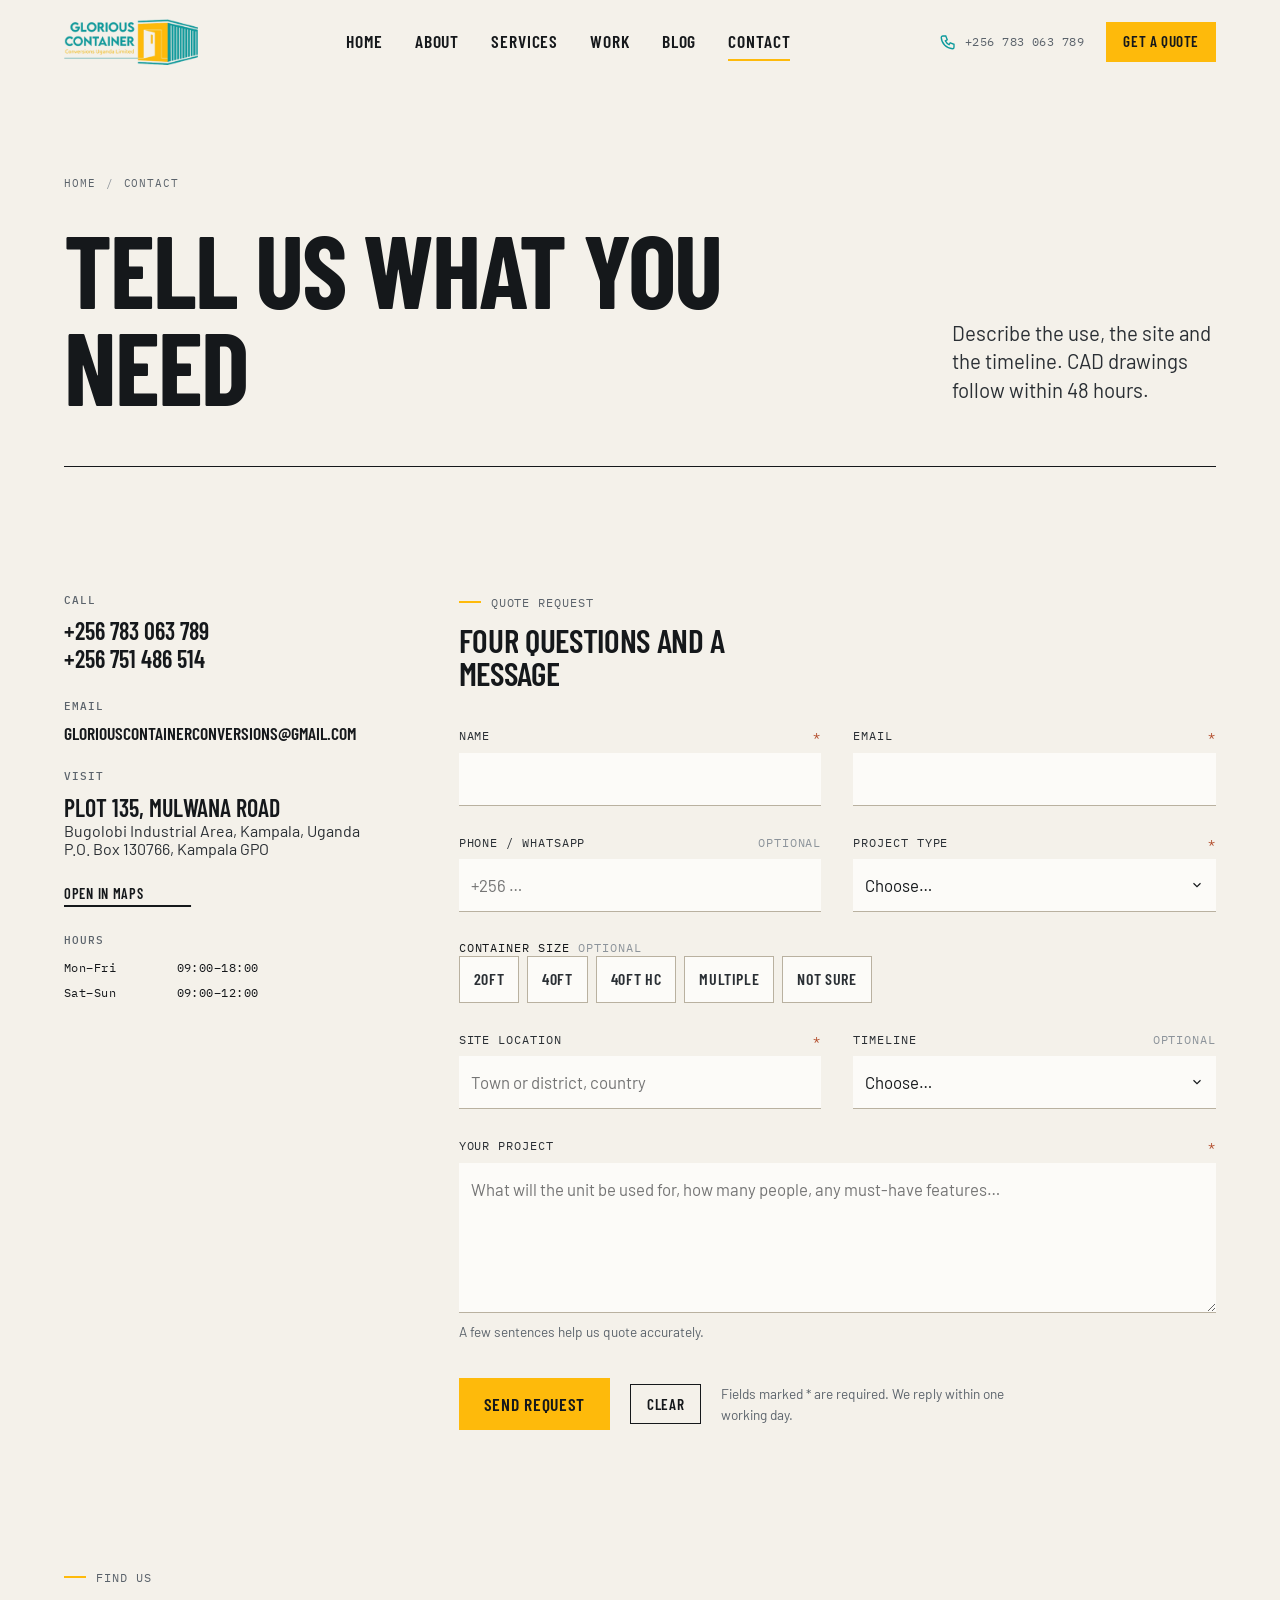
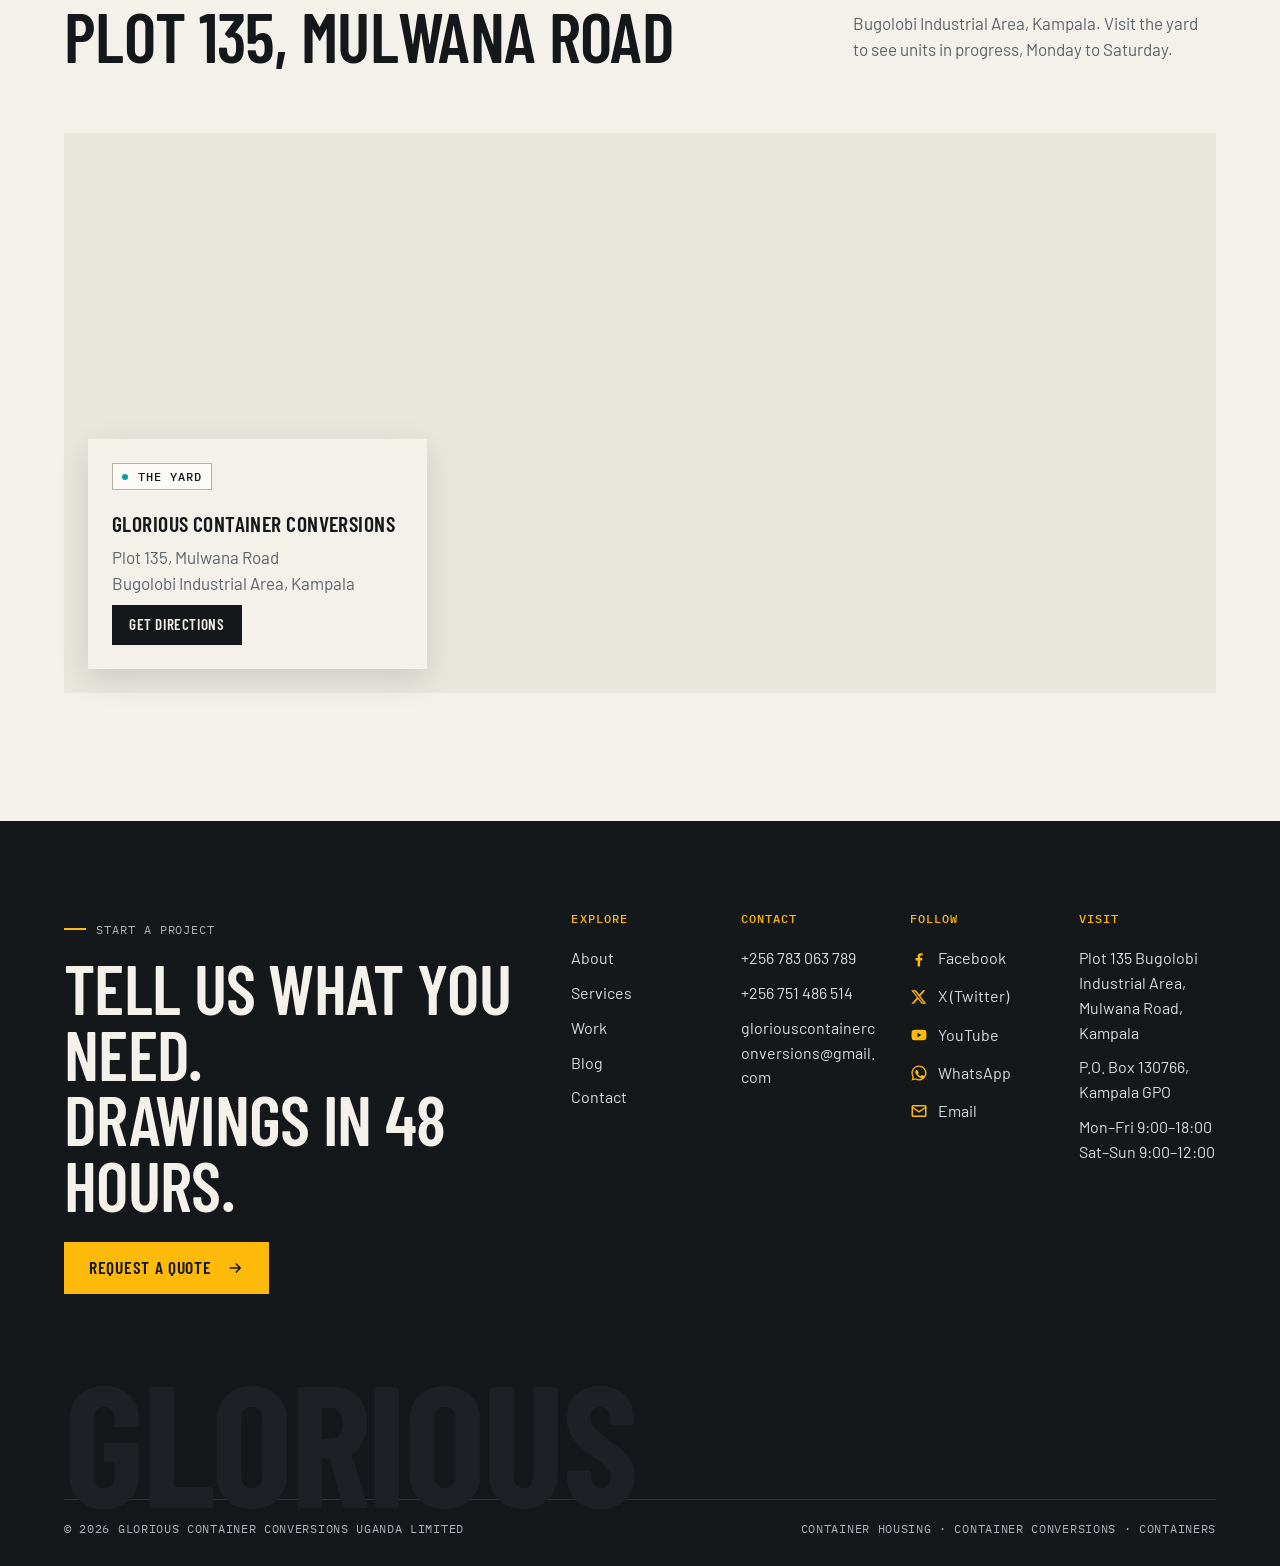
<file: pages/contact.html>
<!doctype html>
<html lang="en" class="no-js">
<head>
<meta charset="utf-8">
<meta name="viewport" content="width=device-width, initial-scale=1">
<title>Contact & Quote | Glorious Container Conversions</title>
<meta name="description" content="Request a quote for a container conversion. Call +256 783 063 789 or visit Plot 135 Bugolobi Industrial Area, Kampala.">
<meta name="theme-color" content="#15181b">
<link rel="icon" href="../assets/icons/favicon.svg" type="image/svg+xml">
<link rel="preconnect" href="https://fonts.googleapis.com">
<link rel="preconnect" href="https://fonts.gstatic.com" crossorigin>
<link href="https://fonts.googleapis.com/css2?family=Barlow+Condensed:wght@400;500;600;700&family=Barlow:wght@400;500;600&family=IBM+Plex+Mono:wght@400;500&display=swap" rel="stylesheet">
<link rel="stylesheet" href="../assets/css/styles.css">
<link rel="stylesheet" href="../assets/css/animations.css">
<link rel="stylesheet" href="../assets/css/responsive.css">
<script>document.documentElement.classList.remove('no-js');</script>
</head>
<body data-page="contact">
<a class="skip-link" href="#main">Skip to content</a>
<noscript><div class="noscript-banner">JavaScript is off: the site still reads fully. Menus, gallery lightbox and form checks need JavaScript.</div></noscript>

<div class="loader" aria-hidden="true">
  <div class="loader-inner">
    <div class="word">Glorious <em>Container</em></div>
    <div class="bar"><i></i></div>
    <div class="mono">Bugolobi Industrial Area &middot; Kampala</div>
  </div>
</div>

<header class="site-header">
  <div class="wrap header-inner">
    <a class="brand" href="../index.html" aria-label="Glorious Container Conversions, home">
      <img src="../assets/icons/logo.png" alt="Glorious Container Conversions Uganda Limited" width="338" height="116">
    </a>
    <nav class="nav-primary" aria-label="Primary">
      <a href="../index.html" data-nav="home">Home</a>
      <a href="../pages/about.html" data-nav="about">About</a>
      <a href="../pages/services.html" data-nav="services">Services</a>
      <a href="../pages/projects.html" data-nav="projects">Work</a>
      <a href="../pages/blog.html" data-nav="blog">Blog</a>
      <a href="../pages/contact.html" data-nav="contact">Contact</a>
    </nav>
    <div class="header-cta">
      <a class="header-contact" href="tel:+256783063789"><svg viewBox="0 0 24 24" fill="none" stroke="currentColor" stroke-width="1.8" aria-hidden="true"><path d="M5 4h4l2 5-2.5 1.5a11 11 0 0 0 5 5L15 13l5 2v4a2 2 0 0 1-2 2A16 16 0 0 1 3 6a2 2 0 0 1 2-2z"/></svg><span>+256 783 063 789</span></a>
      <a class="btn btn-yellow btn-sm" href="../pages/contact.html#quote">Get a quote</a>
      <button class="nav-toggle" type="button" aria-expanded="false" aria-controls="nav-drawer" aria-label="Open menu"><span></span><span></span><span></span></button>
    </div>
  </div>
</header>

<div class="nav-drawer" id="nav-drawer">
  <div class="corrugated"></div>
  <ul>
    <li><a href="../index.html" data-nav="home"><span class="index">01</span>Home</a></li>
    <li><a href="../pages/about.html" data-nav="about"><span class="index">02</span>About</a></li>
    <li><a href="../pages/services.html" data-nav="services"><span class="index">03</span>Services</a></li>
    <li><a href="../pages/projects.html" data-nav="projects"><span class="index">04</span>Work</a></li>
    <li><a href="../pages/blog.html" data-nav="blog"><span class="index">05</span>Blog</a></li>
    <li><a href="../pages/contact.html" data-nav="contact"><span class="index">06</span>Contact</a></li>
  </ul>
  <div class="nav-drawer-foot">
    <a href="tel:+256783063789">+256 783 063 789</a>
    <a href="mailto:gloriouscontainerconversions@gmail.com">gloriouscontainerconversions@gmail.com</a>
    <span>Plot 135 Bugolobi Industrial Area, Mulwana Road, Kampala</span>
    <a class="btn btn-yellow" href="../pages/contact.html#quote">Request a quote</a>
  </div>
</div>

<main id="main">
<section class="wrap page-hero">
  <nav class="breadcrumb" aria-label="Breadcrumb"><a href="../index.html">Home</a><span>Contact</span></nav>
  <h1 class="split-words">Tell us what you need</h1>
  <div class="lede" data-reveal="up"><p>Describe the use, the site and the timeline. CAD drawings follow within 48 hours.</p></div>
</section>

<section class="section">
  <div class="wrap contact-layout">
    <div class="contact-details">

      <div class="block" data-reveal="up"><h2>Call</h2><a href="tel:+256783063789">+256 783 063 789</a><a href="tel:+256751486514">+256 751 486 514</a></div>
      <div class="block" data-reveal="up"><h2>Email</h2><a href="mailto:gloriouscontainerconversions@gmail.com" style="font-size:1.1rem;word-break:break-all">gloriouscontainerconversions@gmail.com</a></div>
      <div class="block" data-reveal="up"><h2>Visit</h2><p>Plot 135, Mulwana Road</p><p class="small">Bugolobi Industrial Area, Kampala, Uganda<br>P.O. Box 130766, Kampala GPO</p><a class="link mt-md" style="font-size:.9rem" href="https://www.google.com/maps/search/?api=1&query=Plot+135+Mulwana+Road+Bugolobi+Kampala" target="_blank" rel="noopener">Open in maps</a></div>
      <div class="block" data-reveal="up"><h2>Hours</h2><dl class="hours"><dt>Mon–Fri</dt><dd>09:00–18:00</dd><dt>Sat–Sun</dt><dd>09:00–12:00</dd></dl></div>
    </div>

    <div class="contact-form-wrap" id="quote">
      <div class="form-intro">
        <p class="eyebrow" data-reveal="up">Quote request</p>
        <h2 class="h3 split-words">Four questions and a message</h2>
      </div>

      <form class="form" data-quote-form novalidate>
        <div class="field">
          <label for="f-name">Name <span class="req">*</span></label>
          <input id="f-name" name="name" type="text" autocomplete="name" required>
          <p class="error" aria-live="polite"></p>
        </div>
        <div class="field">
          <label for="f-email">Email <span class="req">*</span></label>
          <input id="f-email" name="email" type="email" autocomplete="email" required>
          <p class="error" aria-live="polite"></p>
        </div>
        <div class="field">
          <label for="f-phone">Phone / WhatsApp <span class="opt">optional</span></label>
          <input id="f-phone" name="phone" type="tel" autocomplete="tel" placeholder="+256 …">
          <p class="error" aria-live="polite"></p>
        </div>
        <div class="field">
          <label for="f-type">Project type <span class="req">*</span></label>
          <select id="f-type" name="project_type" required>
            <option value="">Choose…</option>
            <option value="home">Home</option>
            <option value="office">Office or workspace</option>
            <option value="shop">Shop, kiosk or restaurant</option>
            <option value="clinic">Clinic or healthcare</option>
            <option value="cold">Cold storage</option>
            <option value="ablution">Ablution unit</option>
            <option value="lab">Computer laboratory</option>
            <option value="cladding">Cladding, refurbishment or repair</option>
            <option value="freight">Freight or relocation</option>
            <option value="buyback">Valuation or buyback</option>
            <option value="other">Something else</option>
          </select>
          <p class="error" aria-live="polite"></p>
        </div>
        <fieldset class="field is-full" style="border:0;padding:0;margin:0;min-width:0">
          <legend style="padding:0" class="mono" >Container size <span class="opt" style="color:var(--mist)">optional</span></legend>
          <div class="choice-group">
            <label class="choice"><input type="radio" name="size" value="20ft"><span>20ft</span></label>
            <label class="choice"><input type="radio" name="size" value="40ft"><span>40ft</span></label>
            <label class="choice"><input type="radio" name="size" value="40ft high cube"><span>40ft HC</span></label>
            <label class="choice"><input type="radio" name="size" value="Multiple units"><span>Multiple</span></label>
            <label class="choice"><input type="radio" name="size" value="Not sure yet"><span>Not sure</span></label>
          </div>
        </fieldset>
        <div class="field">
          <label for="f-location">Site location <span class="req">*</span></label>
          <input id="f-location" name="location" type="text" placeholder="Town or district, country">
          <p class="error" aria-live="polite"></p>
        </div>
        <div class="field">
          <label for="f-timeline">Timeline <span class="opt">optional</span></label>
          <select id="f-timeline" name="timeline">
            <option value="">Choose…</option>
            <option>As soon as possible</option>
            <option>1–3 months</option>
            <option>3–6 months</option>
            <option>Just exploring</option>
          </select>
        </div>
        <div class="field is-full">
          <label for="f-message">Your project <span class="req">*</span></label>
          <textarea id="f-message" name="message" placeholder="What will the unit be used for, how many people, any must-have features…"></textarea>
          <p class="hint">A few sentences help us quote accurately.</p>
          <p class="error" aria-live="polite"></p>
        </div>
        <div class="form-actions">
          <button class="btn btn-yellow" type="submit"><span class="label">Send request</span><span class="spinner" aria-hidden="true"><i></i></span></button>
          <button class="btn btn-ghost btn-sm" type="reset">Clear</button>
          <p class="fine">Fields marked * are required. We reply within one working day.</p>
        </div>
        <div class="form-status" id="form-status" hidden></div>
      </form>
    </div>
  </div>
</section>

<section class="section" style="padding-top:0" aria-labelledby="map-title">
  <div class="wrap">
    <div class="section-head">
      <div class="title"><p class="eyebrow" data-reveal="up">Find us</p><h2 id="map-title" class="split-words">Plot 135, Mulwana Road</h2></div>
      <div class="aside" data-reveal="up"><p class="muted">Bugolobi Industrial Area, Kampala. Visit the yard to see units in progress, Monday to Saturday.</p></div>
    </div>
    <div class="map-wrap" data-reveal="up">
      <iframe class="map" src="https://www.google.com/maps?q=Plot+135+Mulwana+Road,+Bugolobi+Industrial+Area,+Kampala,+Uganda&z=16&output=embed" title="Map showing Glorious Container Conversions at Plot 135 Mulwana Road, Bugolobi, Kampala" loading="lazy" allowfullscreen referrerpolicy="no-referrer-when-downgrade"></iframe>
      <div class="map-card">
        <span class="plate"><span class="dot"></span><b>The yard</b></span>
        <p class="h4" style="margin-top:14px">Glorious Container Conversions</p>
        <p class="muted">Plot 135, Mulwana Road<br>Bugolobi Industrial Area, Kampala</p>
        <a class="btn btn-sm" href="https://www.google.com/maps/dir/?api=1&destination=Plot+135+Mulwana+Road+Bugolobi+Kampala" target="_blank" rel="noopener">Get directions</a>
      </div>
    </div>
  </div>
</section>
</main>

<footer class="site-footer corrugated">
  <div class="wrap">
    <div class="footer-top">
      <div class="footer-cta">
        <p class="eyebrow" style="--line:#2f353b">Start a project</p>
        <h2 class="h2" style="margin-top:18px">Tell us what you need.<br>Drawings in 48 hours.</h2>
        <a class="btn btn-yellow" href="../pages/contact.html#quote">Request a quote <svg class="arrow" viewBox="0 0 24 24" fill="none" stroke="currentColor" stroke-width="2" aria-hidden="true"><path d="M5 12h14M13 6l6 6-6 6"/></svg></a>
      </div>
      <div class="footer-col">
        <h4>Explore</h4>
        <ul>
          <li><a href="../pages/about.html">About</a></li>
          <li><a href="../pages/services.html">Services</a></li>
          <li><a href="../pages/projects.html">Work</a></li>
          <li><a href="../pages/blog.html">Blog</a></li>
          <li><a href="../pages/contact.html">Contact</a></li>
        </ul>
      </div>
      <div class="footer-col">
        <h4>Contact</h4>
        <ul>
          <li><a href="tel:+256783063789">+256 783 063 789</a></li>
          <li><a href="tel:+256751486514">+256 751 486 514</a></li>
          <li><a href="mailto:gloriouscontainerconversions@gmail.com" style="word-break:break-all">gloriouscontainerconversions@gmail.com</a></li>
        </ul>
      </div>
      <div class="footer-col footer-social">
        <h4>Follow</h4>
        <ul class="social-list">
          <li><a href="https://www.facebook.com/GloriousContainerConversionsUgandaLtd" target="_blank" rel="noopener"><svg viewBox="0 0 24 24" fill="currentColor" aria-hidden="true"><path d="M13.5 22v-8h2.7l.4-3.2h-3.1V8.8c0-.9.3-1.6 1.6-1.6h1.7V4.3c-.3 0-1.3-.1-2.5-.1-2.5 0-4.1 1.5-4.1 4.2v2.4H7.4V14h2.8v8z"/></svg>Facebook</a></li>
          <li><a href="https://x.com/GloriousCUg" target="_blank" rel="noopener"><svg viewBox="0 0 24 24" fill="currentColor" aria-hidden="true"><path d="M17.5 3h3l-6.8 7.8L21.7 21h-6.2l-4.9-6.3L5 21H2l7.3-8.3L1.6 3h6.4l4.4 5.8zm-1.1 16.2h1.7L6.7 4.7H4.9z"/></svg>X (Twitter)</a></li>
          <li><a href="https://www.youtube.com/channel/UC0tNDjVGvpX_ql-baC46UOw" target="_blank" rel="noopener"><svg viewBox="0 0 24 24" fill="currentColor" aria-hidden="true"><path d="M21.6 7.2a2.5 2.5 0 0 0-1.8-1.8C18.2 5 12 5 12 5s-6.2 0-7.8.4A2.5 2.5 0 0 0 2.4 7.2 26 26 0 0 0 2 12a26 26 0 0 0 .4 4.8 2.5 2.5 0 0 0 1.8 1.8c1.6.4 7.8.4 7.8.4s6.2 0 7.8-.4a2.5 2.5 0 0 0 1.8-1.8A26 26 0 0 0 22 12a26 26 0 0 0-.4-4.8zM10 15V9l5.2 3z"/></svg>YouTube</a></li>
          <li><a href="https://wa.me/256783063789" target="_blank" rel="noopener"><svg viewBox="0 0 24 24" fill="currentColor" aria-hidden="true"><path d="M12 2a10 10 0 0 0-8.6 15.1L2 22l5-1.3A10 10 0 1 0 12 2zm0 1.8a8.2 8.2 0 1 1-4.2 15.3l-.3-.2-3 .8.8-2.9-.2-.3A8.2 8.2 0 0 1 12 3.8zm-3.3 4.3c-.2 0-.5 0-.7.3-.3.3-1 1-1 2.4s1 2.8 1.2 3c.1.2 2 3.2 5 4.4 2.4 1 2.9.8 3.4.7.5 0 1.7-.7 1.9-1.4.2-.7.2-1.2.2-1.4-.1-.1-.3-.2-.6-.3l-2-1c-.3-.1-.5-.1-.7.2l-.9 1.1c-.2.2-.3.2-.6.1a6.6 6.6 0 0 1-3.3-2.9c-.2-.4.3-.4.8-1.3.1-.2 0-.4 0-.5L10.4 9c-.2-.6-.5-.5-.7-.5z"/></svg>WhatsApp</a></li>
          <li><a href="mailto:gloriouscontainerconversions@gmail.com"><svg viewBox="0 0 24 24" fill="none" stroke="currentColor" stroke-width="2" aria-hidden="true"><rect x="3" y="5" width="18" height="14" rx="1"/><path d="m3 7 9 6 9-6"/></svg>Email</a></li>
        </ul>
      </div>
      <div class="footer-col">
        <h4>Visit</h4>
        <ul>
          <li>Plot 135 Bugolobi Industrial Area, Mulwana Road, Kampala</li>
          <li>P.O. Box 130766, Kampala GPO</li>
          <li>Mon–Fri 9:00–18:00<br>Sat–Sun 9:00–12:00</li>
        </ul>
      </div>
    </div>
    <div class="footer-wordmark" aria-hidden="true">Glorious</div>
    <div class="footer-bottom">
      <span>&copy; <span data-year>2026</span> Glorious Container Conversions Uganda Limited</span>
      <span>Container housing &middot; Container conversions &middot; Containers</span>
    </div>
  </div>
</footer>

<a class="to-top" href="#main" aria-label="Back to top"><span class="icon-btn"><svg viewBox="0 0 24 24" fill="none" stroke="currentColor" stroke-width="2" aria-hidden="true"><path d="M12 19V5M6 11l6-6 6 6"/></svg></span></a>

<script src="../assets/js/main.js"></script>
<script src="../assets/js/navigation.js"></script>
<script src="../assets/js/forms.js"></script>
</body>
</html>
</file>
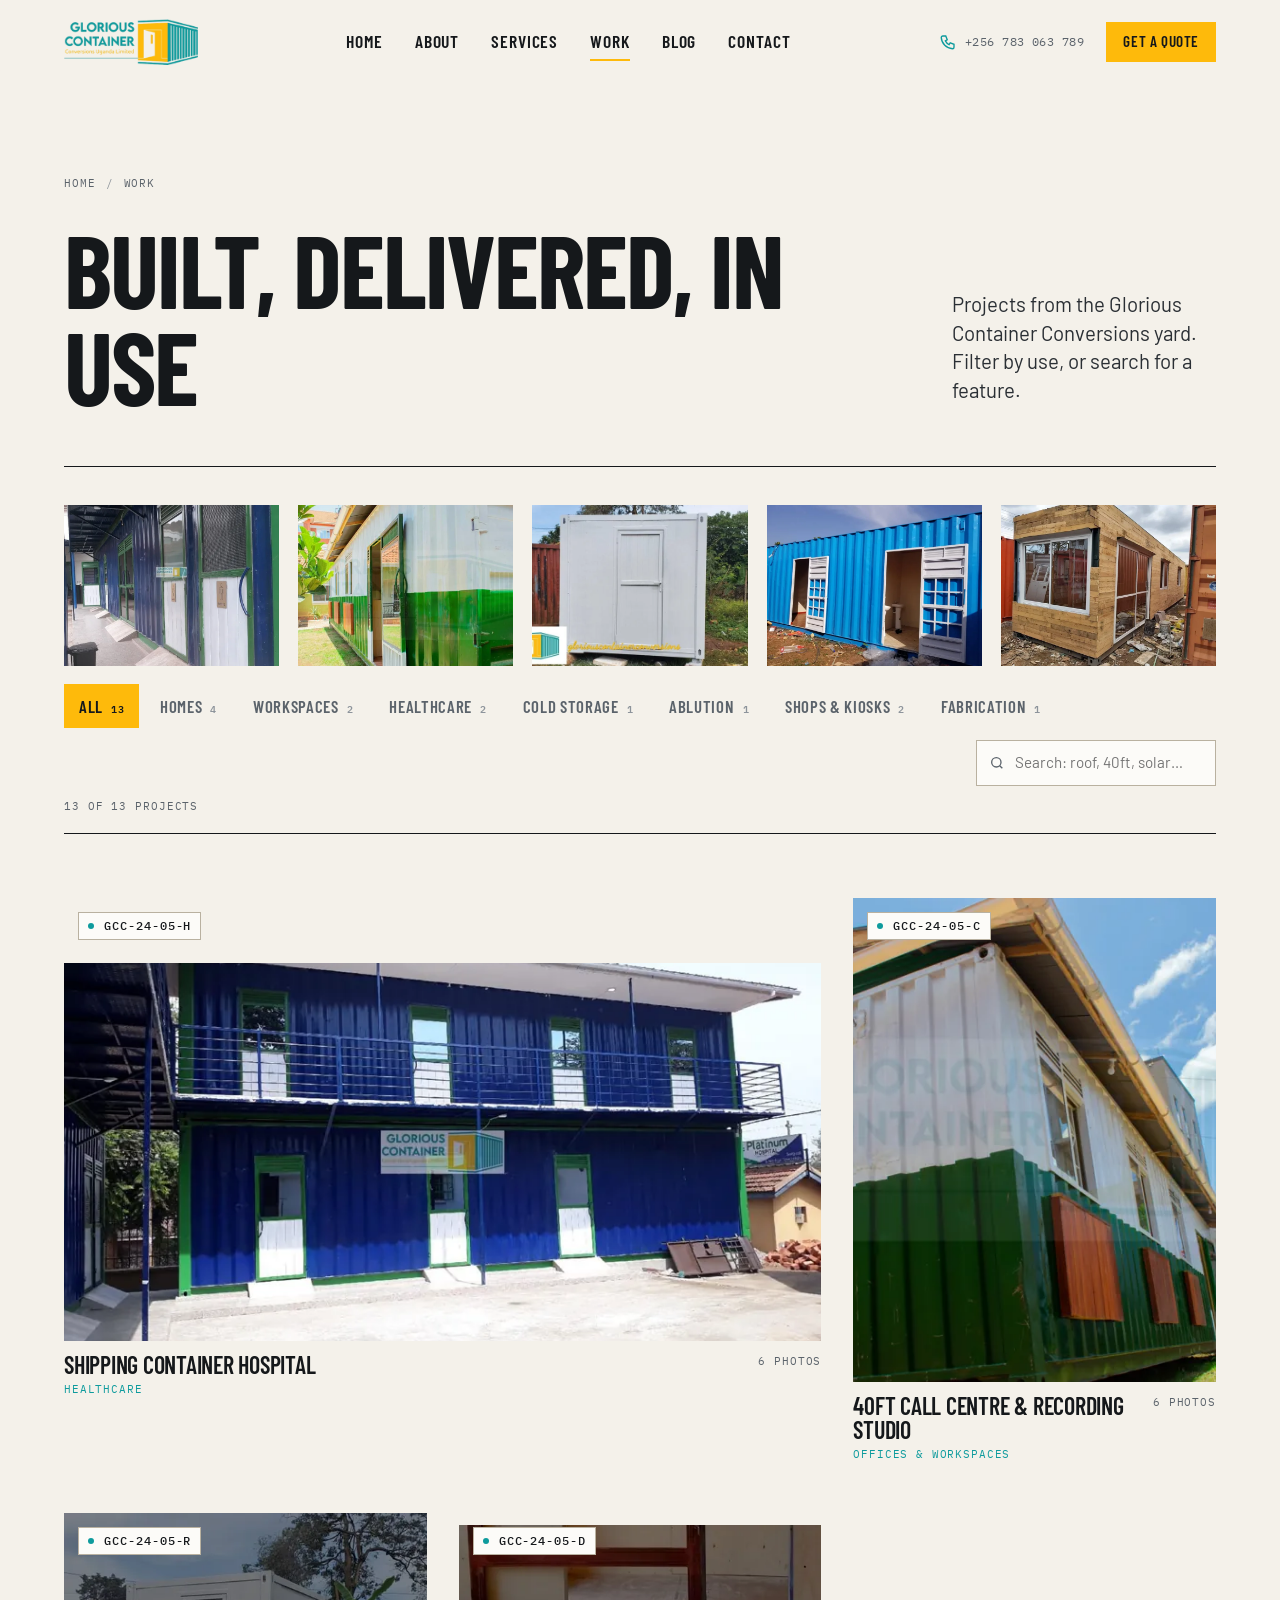
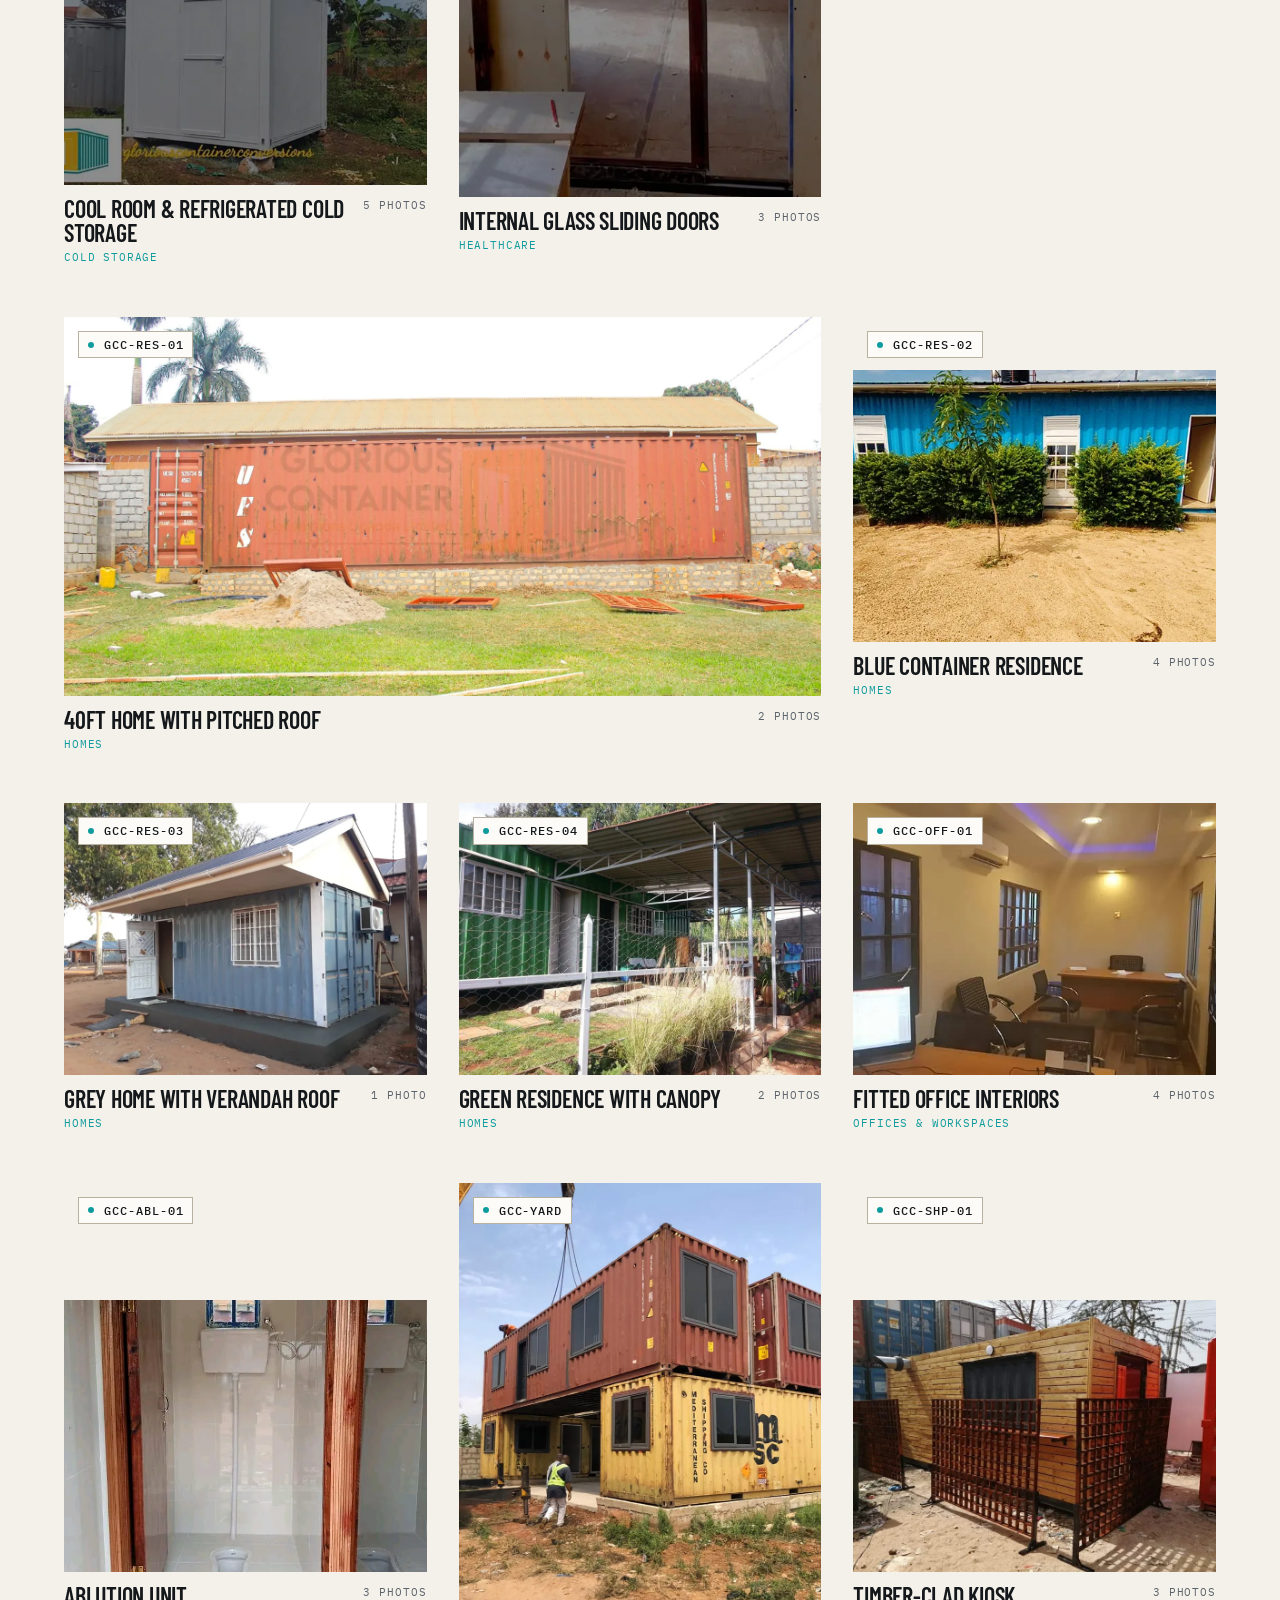
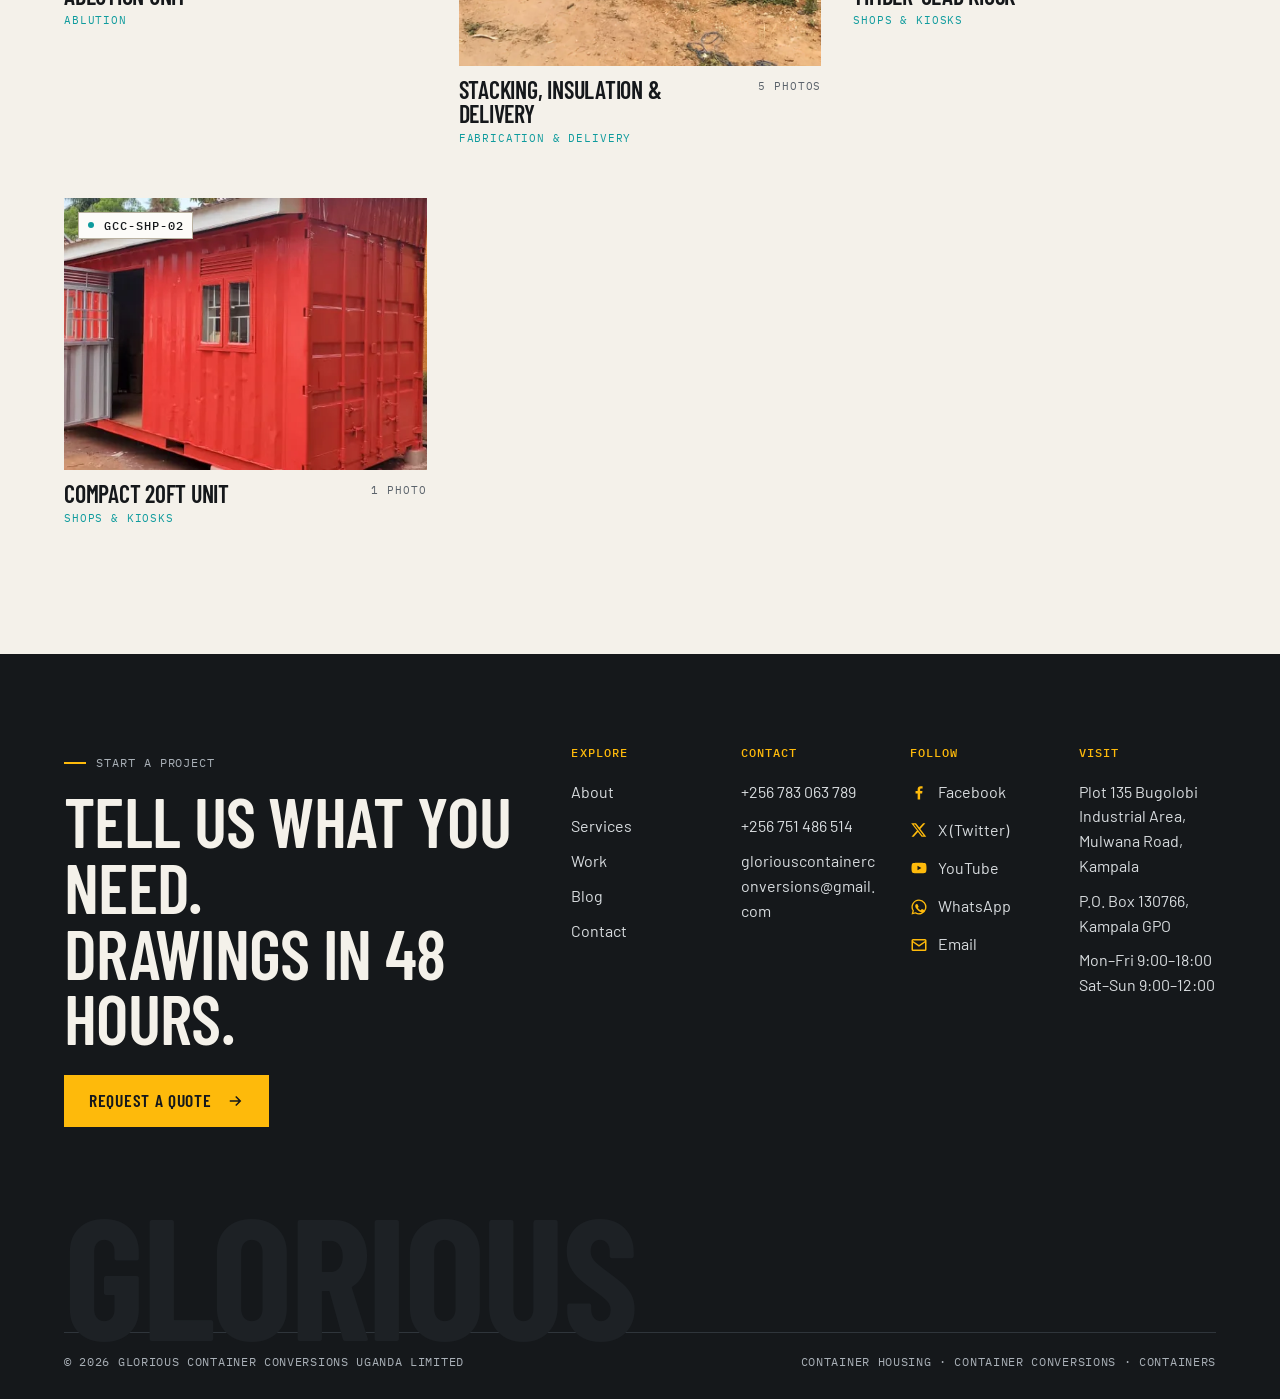
<file: pages/projects.html>
<!doctype html>
<html lang="en" class="no-js">
<head>
<meta charset="utf-8">
<meta name="viewport" content="width=device-width, initial-scale=1">
<title>Work | Glorious Container Conversions</title>
<meta name="description" content="Container hospital, 40ft call centre and studio, cold storage, homes and kiosks built by Glorious Container Conversions in Uganda.">
<meta name="theme-color" content="#15181b">
<link rel="icon" href="../assets/icons/favicon.svg" type="image/svg+xml">
<link rel="preconnect" href="https://fonts.googleapis.com">
<link rel="preconnect" href="https://fonts.gstatic.com" crossorigin>
<link href="https://fonts.googleapis.com/css2?family=Barlow+Condensed:wght@400;500;600;700&family=Barlow:wght@400;500;600&family=IBM+Plex+Mono:wght@400;500&display=swap" rel="stylesheet">
<link rel="stylesheet" href="../assets/css/styles.css">
<link rel="stylesheet" href="../assets/css/animations.css">
<link rel="stylesheet" href="../assets/css/responsive.css">
<script>document.documentElement.classList.remove('no-js');</script>
</head>
<body data-page="projects">
<a class="skip-link" href="#main">Skip to content</a>
<noscript><div class="noscript-banner">JavaScript is off: the site still reads fully. Menus, gallery lightbox and form checks need JavaScript.</div></noscript>

<div class="loader" aria-hidden="true">
  <div class="loader-inner">
    <div class="word">Glorious <em>Container</em></div>
    <div class="bar"><i></i></div>
    <div class="mono">Bugolobi Industrial Area &middot; Kampala</div>
  </div>
</div>

<header class="site-header">
  <div class="wrap header-inner">
    <a class="brand" href="../index.html" aria-label="Glorious Container Conversions, home">
      <img src="../assets/icons/logo.png" alt="Glorious Container Conversions Uganda Limited" width="338" height="116">
    </a>
    <nav class="nav-primary" aria-label="Primary">
      <a href="../index.html" data-nav="home">Home</a>
      <a href="../pages/about.html" data-nav="about">About</a>
      <a href="../pages/services.html" data-nav="services">Services</a>
      <a href="../pages/projects.html" data-nav="projects">Work</a>
      <a href="../pages/blog.html" data-nav="blog">Blog</a>
      <a href="../pages/contact.html" data-nav="contact">Contact</a>
    </nav>
    <div class="header-cta">
      <a class="header-contact" href="tel:+256783063789"><svg viewBox="0 0 24 24" fill="none" stroke="currentColor" stroke-width="1.8" aria-hidden="true"><path d="M5 4h4l2 5-2.5 1.5a11 11 0 0 0 5 5L15 13l5 2v4a2 2 0 0 1-2 2A16 16 0 0 1 3 6a2 2 0 0 1 2-2z"/></svg><span>+256 783 063 789</span></a>
      <a class="btn btn-yellow btn-sm" href="../pages/contact.html#quote">Get a quote</a>
      <button class="nav-toggle" type="button" aria-expanded="false" aria-controls="nav-drawer" aria-label="Open menu"><span></span><span></span><span></span></button>
    </div>
  </div>
</header>

<div class="nav-drawer" id="nav-drawer">
  <div class="corrugated"></div>
  <ul>
    <li><a href="../index.html" data-nav="home"><span class="index">01</span>Home</a></li>
    <li><a href="../pages/about.html" data-nav="about"><span class="index">02</span>About</a></li>
    <li><a href="../pages/services.html" data-nav="services"><span class="index">03</span>Services</a></li>
    <li><a href="../pages/projects.html" data-nav="projects"><span class="index">04</span>Work</a></li>
    <li><a href="../pages/blog.html" data-nav="blog"><span class="index">05</span>Blog</a></li>
    <li><a href="../pages/contact.html" data-nav="contact"><span class="index">06</span>Contact</a></li>
  </ul>
  <div class="nav-drawer-foot">
    <a href="tel:+256783063789">+256 783 063 789</a>
    <a href="mailto:gloriouscontainerconversions@gmail.com">gloriouscontainerconversions@gmail.com</a>
    <span>Plot 135 Bugolobi Industrial Area, Mulwana Road, Kampala</span>
    <a class="btn btn-yellow" href="../pages/contact.html#quote">Request a quote</a>
  </div>
</div>

<main id="main">
<section class="wrap page-hero">
  <nav class="breadcrumb" aria-label="Breadcrumb"><a href="../index.html">Home</a><span>Work</span></nav>
  <h1 class="split-words">Built, delivered, in use</h1>
  <div class="lede" data-reveal="up"><p>Projects from the Glorious Container Conversions yard. Filter by use, or search for a feature.</p></div>
</section>

<section class="wrap page-cover">
  <div class="cover-strip cover-strip-5">
    <div class="media ratio-4-3"><img src="../assets/images/hospital-04-800.webp" alt="Corridor of doors along the container clinic" loading="eager" decoding="async"></div>
    <div class="media ratio-4-3"><img src="../assets/images/callcentre-05-800.webp" alt="Cladding and canopy detail on the call centre unit" loading="eager" decoding="async"></div>
    <div class="media ratio-4-3"><img src="../assets/images/coldroom-02-800.webp" alt="Cold-room unit with single access door" loading="eager" decoding="async"></div>
    <div class="media ratio-4-3"><img src="../assets/images/home-blue-03-800.webp" alt="Blue container with open doors during finishing" loading="eager" decoding="async"></div>
    <div class="media ratio-4-3"><img src="../assets/images/kiosk-03-800.webp" alt="Rear of the timber-clad kiosk" loading="eager" decoding="async"></div>
  </div>
</section>

<section class="section" style="padding-top:0">
  <div class="wrap">
    <div class="filter-bar">
      <div class="filters" role="group" aria-label="Filter projects by category">
        <button class="filter" type="button" data-filter="all" aria-pressed="true">All <small></small></button>
        <button class="filter" type="button" data-filter="homes" aria-pressed="false">Homes <small></small></button>
        <button class="filter" type="button" data-filter="workspaces" aria-pressed="false">Workspaces <small></small></button>
        <button class="filter" type="button" data-filter="healthcare" aria-pressed="false">Healthcare <small></small></button>
        <button class="filter" type="button" data-filter="cold-storage" aria-pressed="false">Cold storage <small></small></button>
        <button class="filter" type="button" data-filter="ablution" aria-pressed="false">Ablution <small></small></button>
        <button class="filter" type="button" data-filter="shops" aria-pressed="false">Shops &amp; kiosks <small></small></button>
        <button class="filter" type="button" data-filter="fabrication" aria-pressed="false">Fabrication <small></small></button>
      </div>
      <label class="search">
        <svg viewBox="0 0 24 24" fill="none" stroke="currentColor" stroke-width="2" aria-hidden="true"><circle cx="11" cy="11" r="7"/><path d="m20 20-4-4"/></svg>
        <span class="visually-hidden">Search projects</span>
        <input type="search" id="project-search" placeholder="Search: roof, 40ft, solar…" autocomplete="off">
      </label>
      <p class="result-count" id="result-count" aria-live="polite"></p>
    </div>

    <div class="projects-grid" id="projects-grid" data-img-base="../assets/images/">
      <div class="empty-state" id="projects-empty" hidden>
        <div class="box" aria-hidden="true"><i></i><i></i><i></i></div>
        <p class="h3">No projects match that yet</p>
        <p class="muted">Try another word, or clear the filters. If you are planning something we have not built before, we would still like to hear about it.</p>
        <div style="display:flex;gap:12px;flex-wrap:wrap"><button class="btn btn-sm" type="button" id="projects-empty-reset">Clear filters</button><a class="btn btn-sm btn-ghost" href="contact.html#quote">Describe your project</a></div>
      </div>
    </div>
    <noscript><p class="muted" style="padding-top:32px">The project gallery is rendered with JavaScript. With scripts disabled, see the featured projects on the <a class="text-link" href="../index.html">home page</a> or contact us for a portfolio.</p></noscript>
  </div>
</section>

<!-- Project modal -->
<div class="modal" id="project-modal" role="dialog" aria-modal="true" aria-labelledby="modal-title">
  <div class="modal-inner">
    <div class="modal-stage">
      <div class="stage-media"></div>
      <div class="modal-controls">
        <div style="display:flex;gap:8px;align-items:center">
          <button class="icon-btn" type="button" data-prev-img aria-label="Previous photo"><svg viewBox="0 0 24 24" fill="none" stroke="currentColor" stroke-width="2" aria-hidden="true"><path d="M19 12H5M11 6l-6 6 6 6"/></svg></button>
          <button class="icon-btn" type="button" data-next-img aria-label="Next photo"><svg viewBox="0 0 24 24" fill="none" stroke="currentColor" stroke-width="2" aria-hidden="true"><path d="M5 12h14M13 6l6 6-6 6"/></svg></button>
          <span class="counter" aria-live="polite">01 / 01</span>
        </div>
        <div class="thumbs" aria-label="Photo thumbnails"></div>
      </div>
    </div>
    <aside class="modal-side">
      <div class="modal-side-head">
        <span class="plate"><span class="dot"></span><b data-m-ref>GCC</b></span>
        <button class="icon-btn" type="button" data-close aria-label="Close project"><svg viewBox="0 0 24 24" fill="none" stroke="currentColor" stroke-width="2" aria-hidden="true"><path d="M6 6l12 12M18 6 6 18"/></svg></button>
      </div>
      <div class="modal-side-body">
        <span class="eyebrow cat" data-m-cat></span>
        <h2 id="modal-title" data-m-title></h2>
        <p data-m-summary></p>
        <dl data-m-specs></dl>
        <ul class="features" data-m-features></ul>
        <p class="note" data-m-note hidden>Client review: project details for this entry are taken from photographs and need confirmation before launch.</p>
        <div class="nav-projects">
          <button type="button" data-prev-project><svg viewBox="0 0 24 24" fill="none" stroke="currentColor" stroke-width="2" aria-hidden="true"><path d="M19 12H5M11 6l-6 6 6 6"/></svg><span></span></button>
          <button type="button" data-next-project><span></span><svg viewBox="0 0 24 24" fill="none" stroke="currentColor" stroke-width="2" aria-hidden="true"><path d="M5 12h14M13 6l6 6-6 6"/></svg></button>
        </div>
      </div>
    </aside>
  </div>
</div>
</main>

<footer class="site-footer corrugated">
  <div class="wrap">
    <div class="footer-top">
      <div class="footer-cta">
        <p class="eyebrow" style="--line:#2f353b">Start a project</p>
        <h2 class="h2" style="margin-top:18px">Tell us what you need.<br>Drawings in 48 hours.</h2>
        <a class="btn btn-yellow" href="../pages/contact.html#quote">Request a quote <svg class="arrow" viewBox="0 0 24 24" fill="none" stroke="currentColor" stroke-width="2" aria-hidden="true"><path d="M5 12h14M13 6l6 6-6 6"/></svg></a>
      </div>
      <div class="footer-col">
        <h4>Explore</h4>
        <ul>
          <li><a href="../pages/about.html">About</a></li>
          <li><a href="../pages/services.html">Services</a></li>
          <li><a href="../pages/projects.html">Work</a></li>
          <li><a href="../pages/blog.html">Blog</a></li>
          <li><a href="../pages/contact.html">Contact</a></li>
        </ul>
      </div>
      <div class="footer-col">
        <h4>Contact</h4>
        <ul>
          <li><a href="tel:+256783063789">+256 783 063 789</a></li>
          <li><a href="tel:+256751486514">+256 751 486 514</a></li>
          <li><a href="mailto:gloriouscontainerconversions@gmail.com" style="word-break:break-all">gloriouscontainerconversions@gmail.com</a></li>
        </ul>
      </div>
      <div class="footer-col footer-social">
        <h4>Follow</h4>
        <ul class="social-list">
          <li><a href="https://www.facebook.com/GloriousContainerConversionsUgandaLtd" target="_blank" rel="noopener"><svg viewBox="0 0 24 24" fill="currentColor" aria-hidden="true"><path d="M13.5 22v-8h2.7l.4-3.2h-3.1V8.8c0-.9.3-1.6 1.6-1.6h1.7V4.3c-.3 0-1.3-.1-2.5-.1-2.5 0-4.1 1.5-4.1 4.2v2.4H7.4V14h2.8v8z"/></svg>Facebook</a></li>
          <li><a href="https://x.com/GloriousCUg" target="_blank" rel="noopener"><svg viewBox="0 0 24 24" fill="currentColor" aria-hidden="true"><path d="M17.5 3h3l-6.8 7.8L21.7 21h-6.2l-4.9-6.3L5 21H2l7.3-8.3L1.6 3h6.4l4.4 5.8zm-1.1 16.2h1.7L6.7 4.7H4.9z"/></svg>X (Twitter)</a></li>
          <li><a href="https://www.youtube.com/channel/UC0tNDjVGvpX_ql-baC46UOw" target="_blank" rel="noopener"><svg viewBox="0 0 24 24" fill="currentColor" aria-hidden="true"><path d="M21.6 7.2a2.5 2.5 0 0 0-1.8-1.8C18.2 5 12 5 12 5s-6.2 0-7.8.4A2.5 2.5 0 0 0 2.4 7.2 26 26 0 0 0 2 12a26 26 0 0 0 .4 4.8 2.5 2.5 0 0 0 1.8 1.8c1.6.4 7.8.4 7.8.4s6.2 0 7.8-.4a2.5 2.5 0 0 0 1.8-1.8A26 26 0 0 0 22 12a26 26 0 0 0-.4-4.8zM10 15V9l5.2 3z"/></svg>YouTube</a></li>
          <li><a href="https://wa.me/256783063789" target="_blank" rel="noopener"><svg viewBox="0 0 24 24" fill="currentColor" aria-hidden="true"><path d="M12 2a10 10 0 0 0-8.6 15.1L2 22l5-1.3A10 10 0 1 0 12 2zm0 1.8a8.2 8.2 0 1 1-4.2 15.3l-.3-.2-3 .8.8-2.9-.2-.3A8.2 8.2 0 0 1 12 3.8zm-3.3 4.3c-.2 0-.5 0-.7.3-.3.3-1 1-1 2.4s1 2.8 1.2 3c.1.2 2 3.2 5 4.4 2.4 1 2.9.8 3.4.7.5 0 1.7-.7 1.9-1.4.2-.7.2-1.2.2-1.4-.1-.1-.3-.2-.6-.3l-2-1c-.3-.1-.5-.1-.7.2l-.9 1.1c-.2.2-.3.2-.6.1a6.6 6.6 0 0 1-3.3-2.9c-.2-.4.3-.4.8-1.3.1-.2 0-.4 0-.5L10.4 9c-.2-.6-.5-.5-.7-.5z"/></svg>WhatsApp</a></li>
          <li><a href="mailto:gloriouscontainerconversions@gmail.com"><svg viewBox="0 0 24 24" fill="none" stroke="currentColor" stroke-width="2" aria-hidden="true"><rect x="3" y="5" width="18" height="14" rx="1"/><path d="m3 7 9 6 9-6"/></svg>Email</a></li>
        </ul>
      </div>
      <div class="footer-col">
        <h4>Visit</h4>
        <ul>
          <li>Plot 135 Bugolobi Industrial Area, Mulwana Road, Kampala</li>
          <li>P.O. Box 130766, Kampala GPO</li>
          <li>Mon–Fri 9:00–18:00<br>Sat–Sun 9:00–12:00</li>
        </ul>
      </div>
    </div>
    <div class="footer-wordmark" aria-hidden="true">Glorious</div>
    <div class="footer-bottom">
      <span>&copy; <span data-year>2026</span> Glorious Container Conversions Uganda Limited</span>
      <span>Container housing &middot; Container conversions &middot; Containers</span>
    </div>
  </div>
</footer>

<a class="to-top" href="#main" aria-label="Back to top"><span class="icon-btn"><svg viewBox="0 0 24 24" fill="none" stroke="currentColor" stroke-width="2" aria-hidden="true"><path d="M12 19V5M6 11l6-6 6 6"/></svg></span></a>

<script src="../assets/js/main.js"></script>
<script src="../assets/js/navigation.js"></script>
<script src="../assets/js/projects.js"></script>
</body>
</html>
</file>
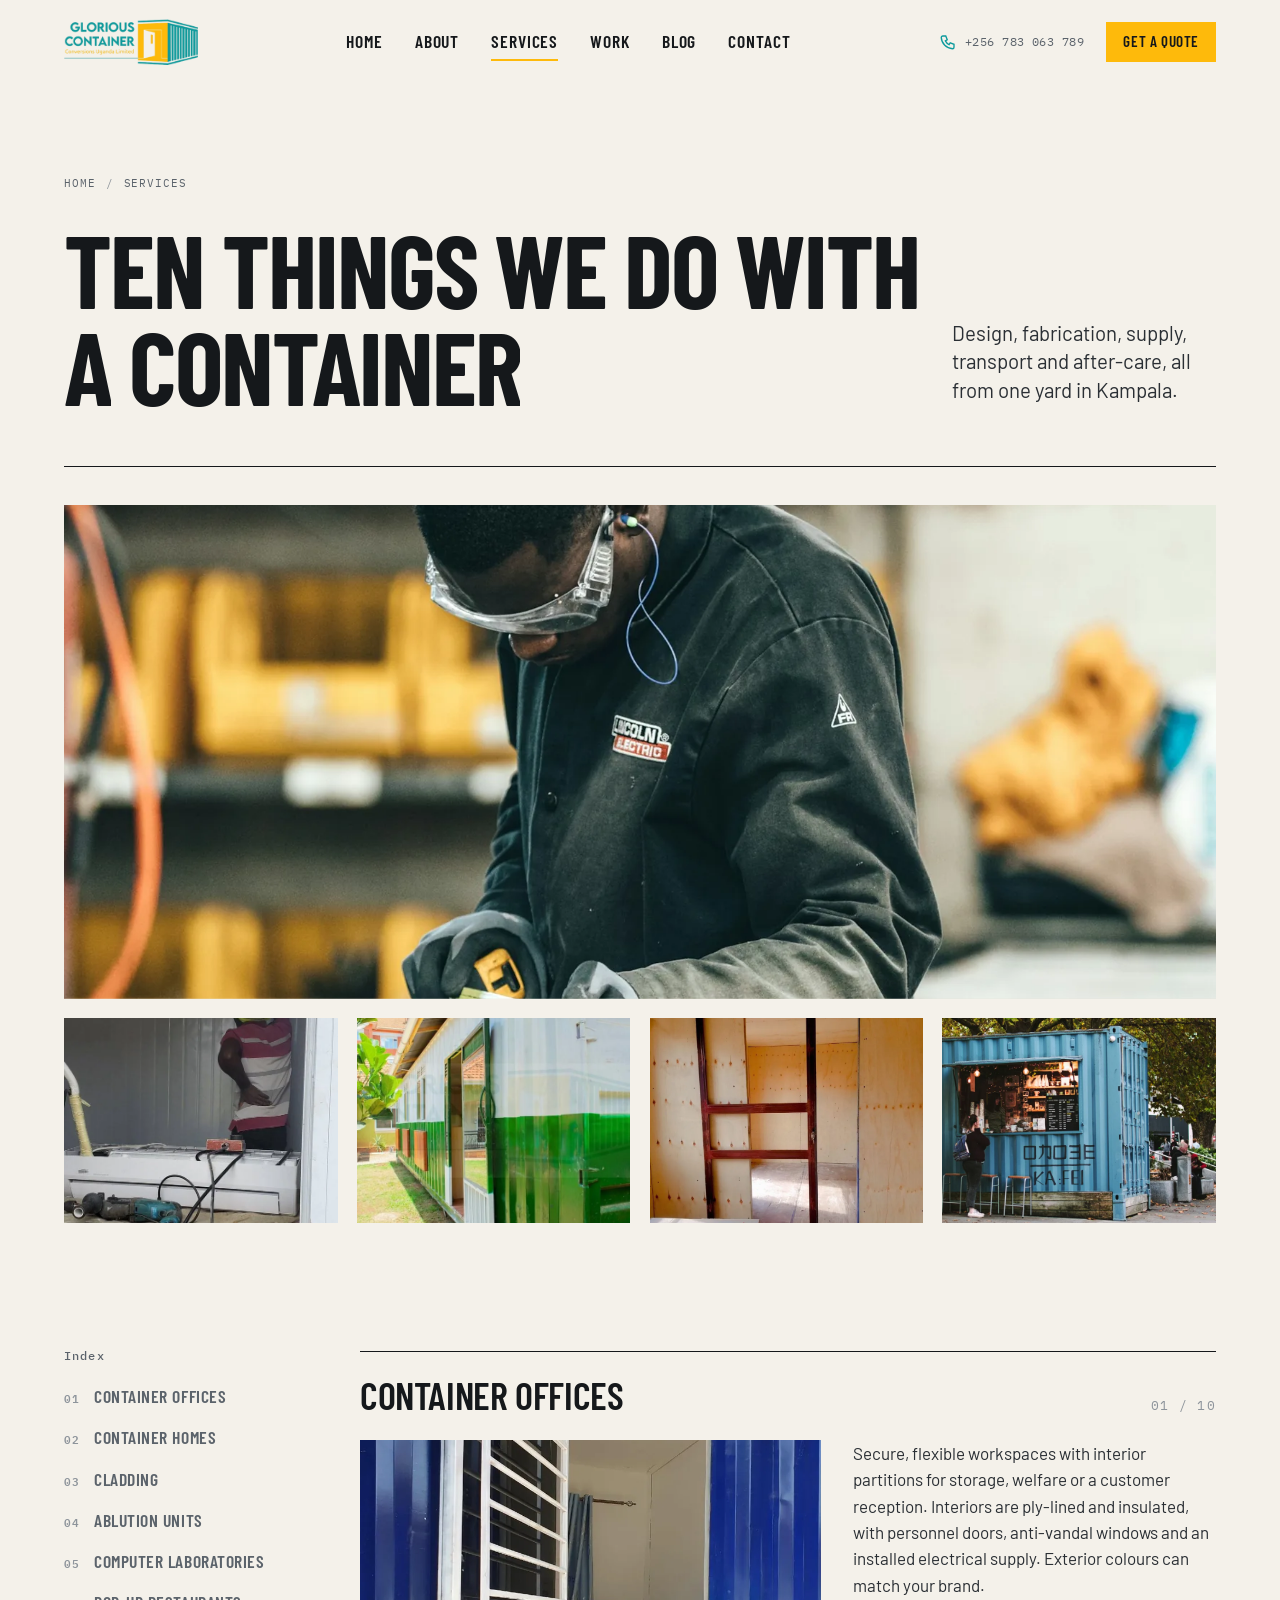
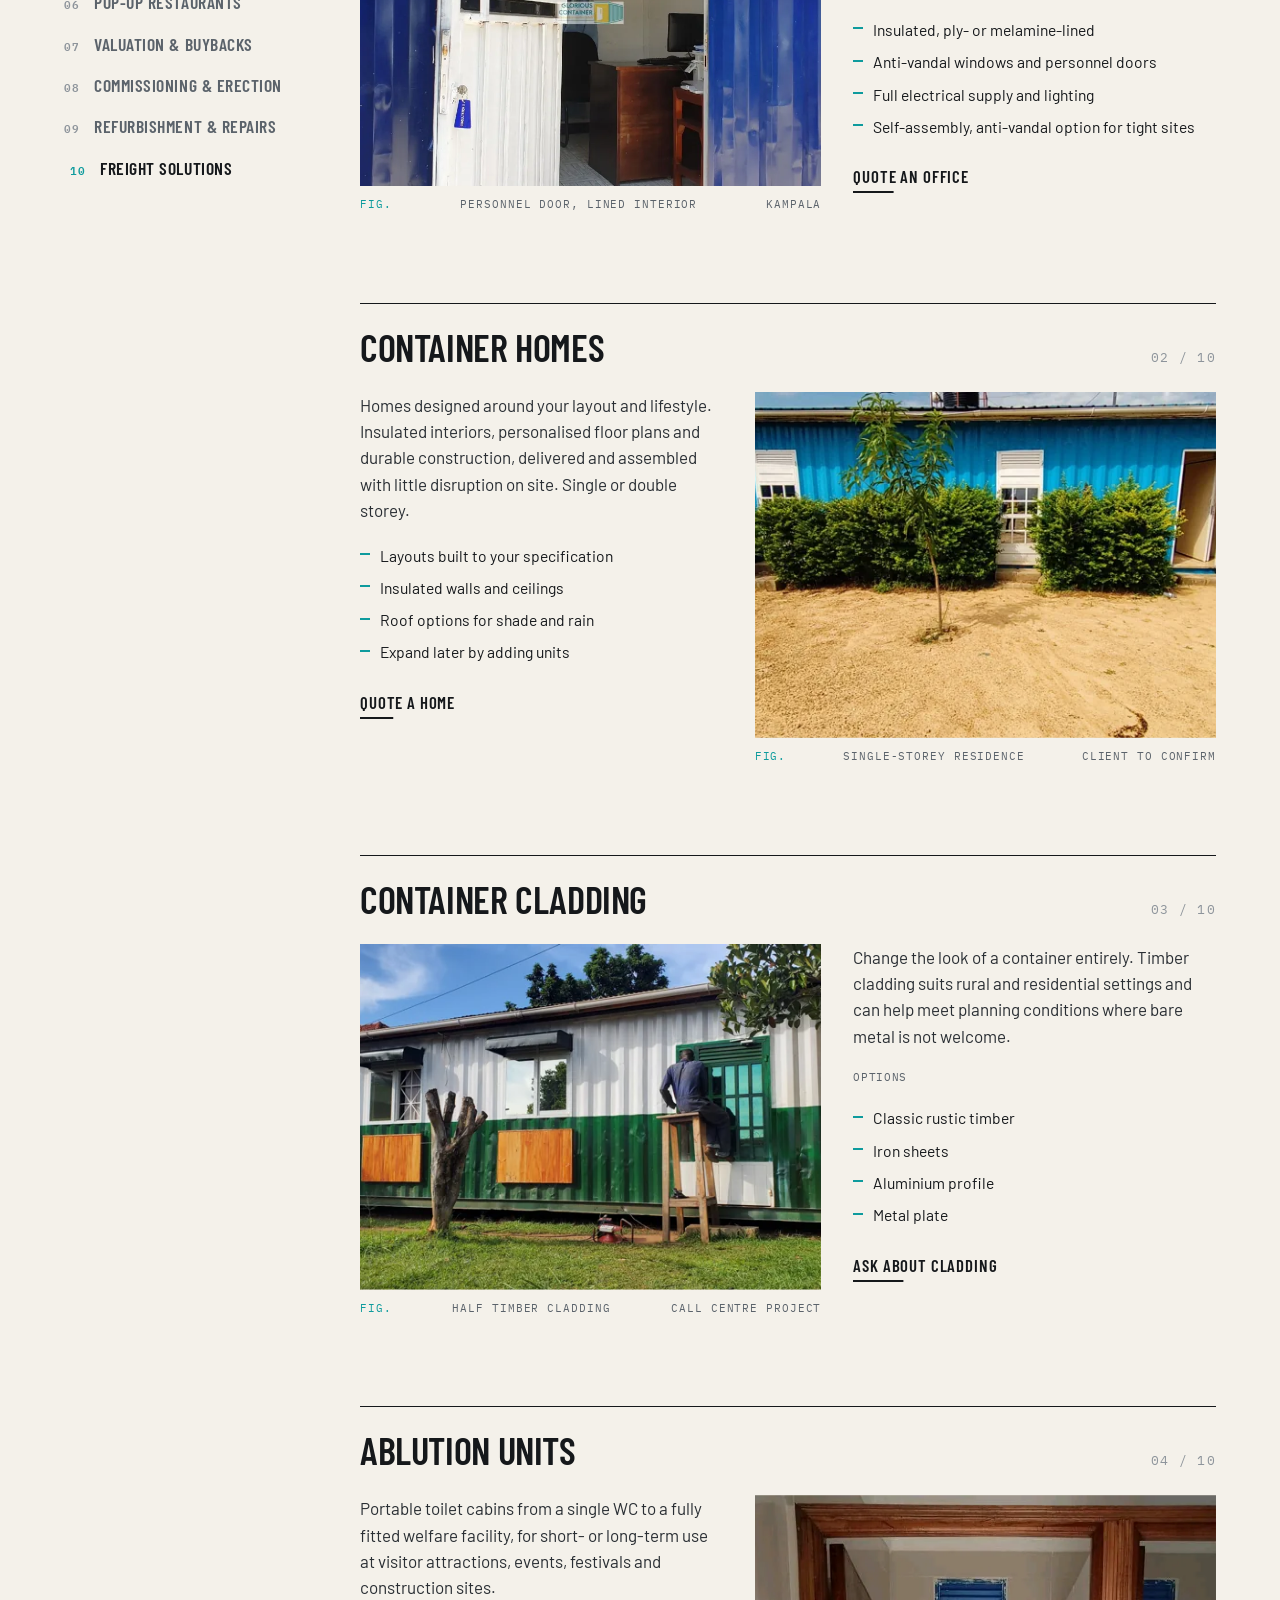
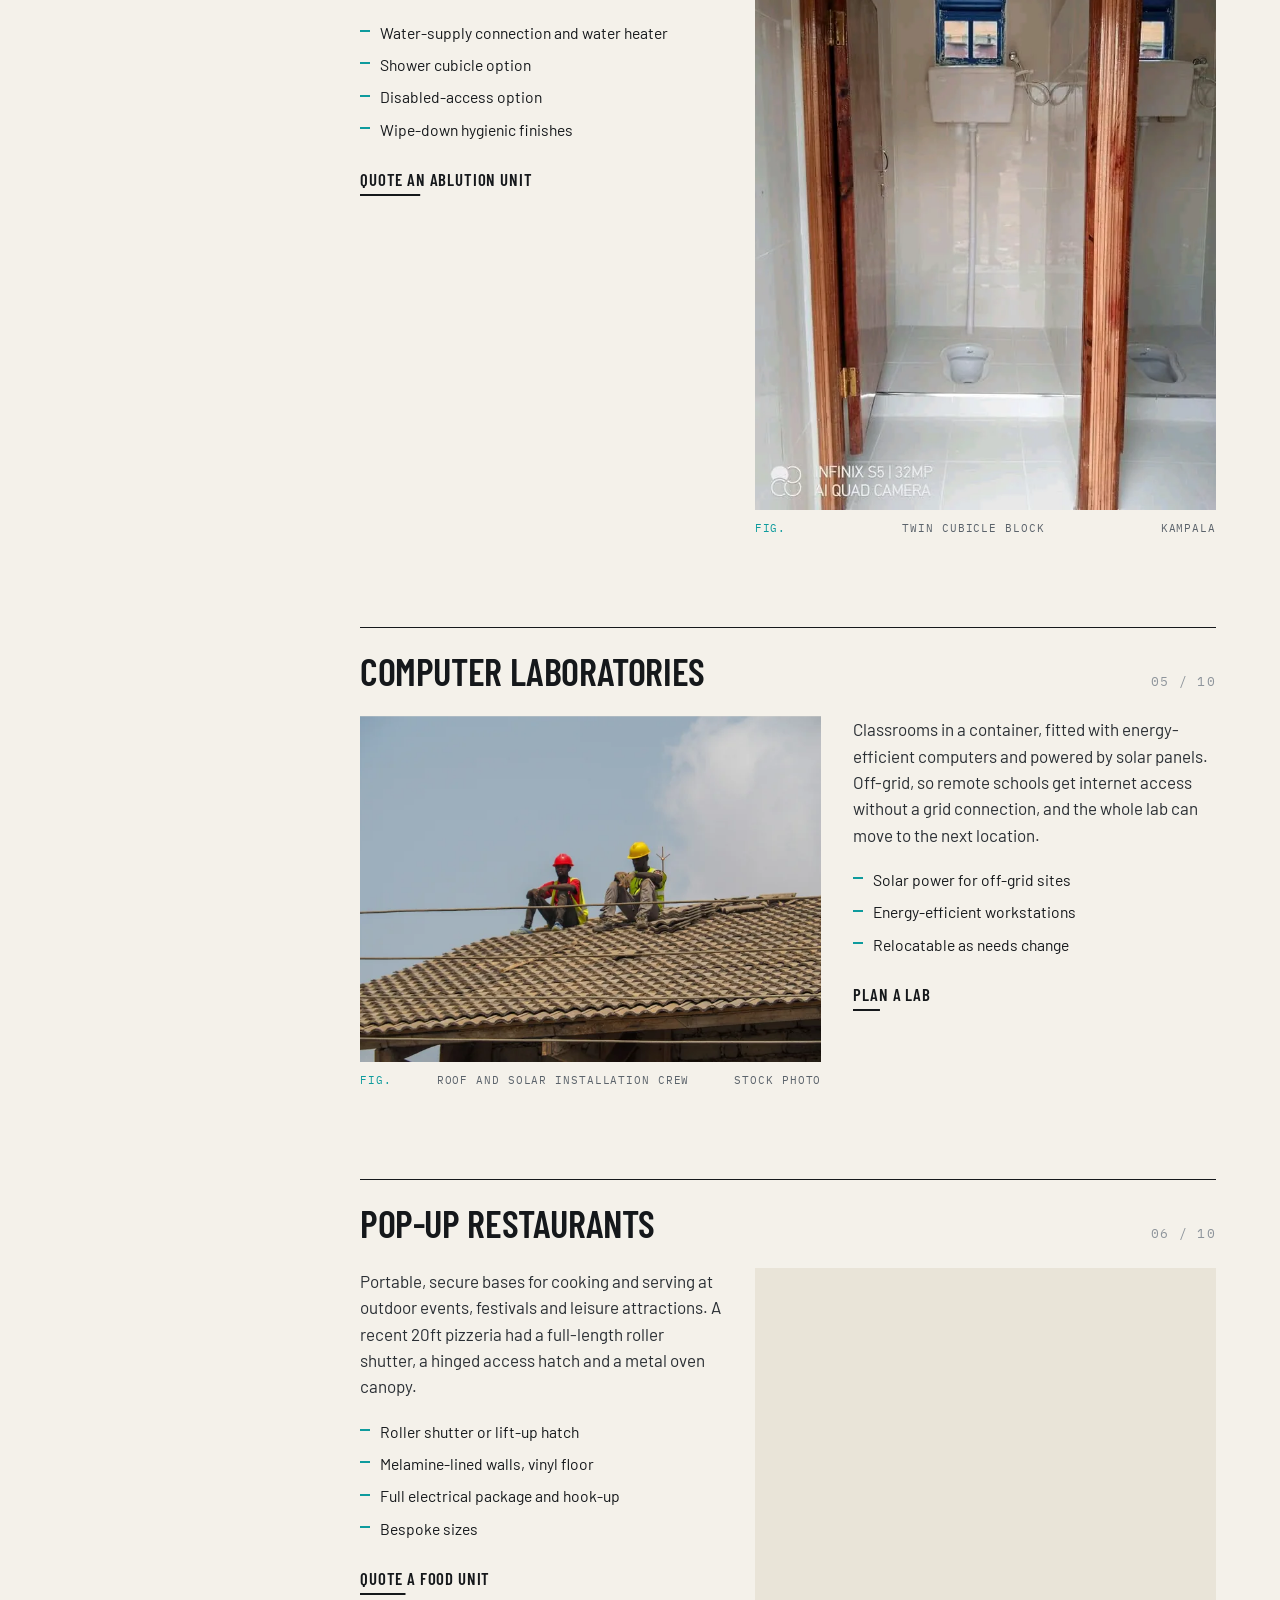
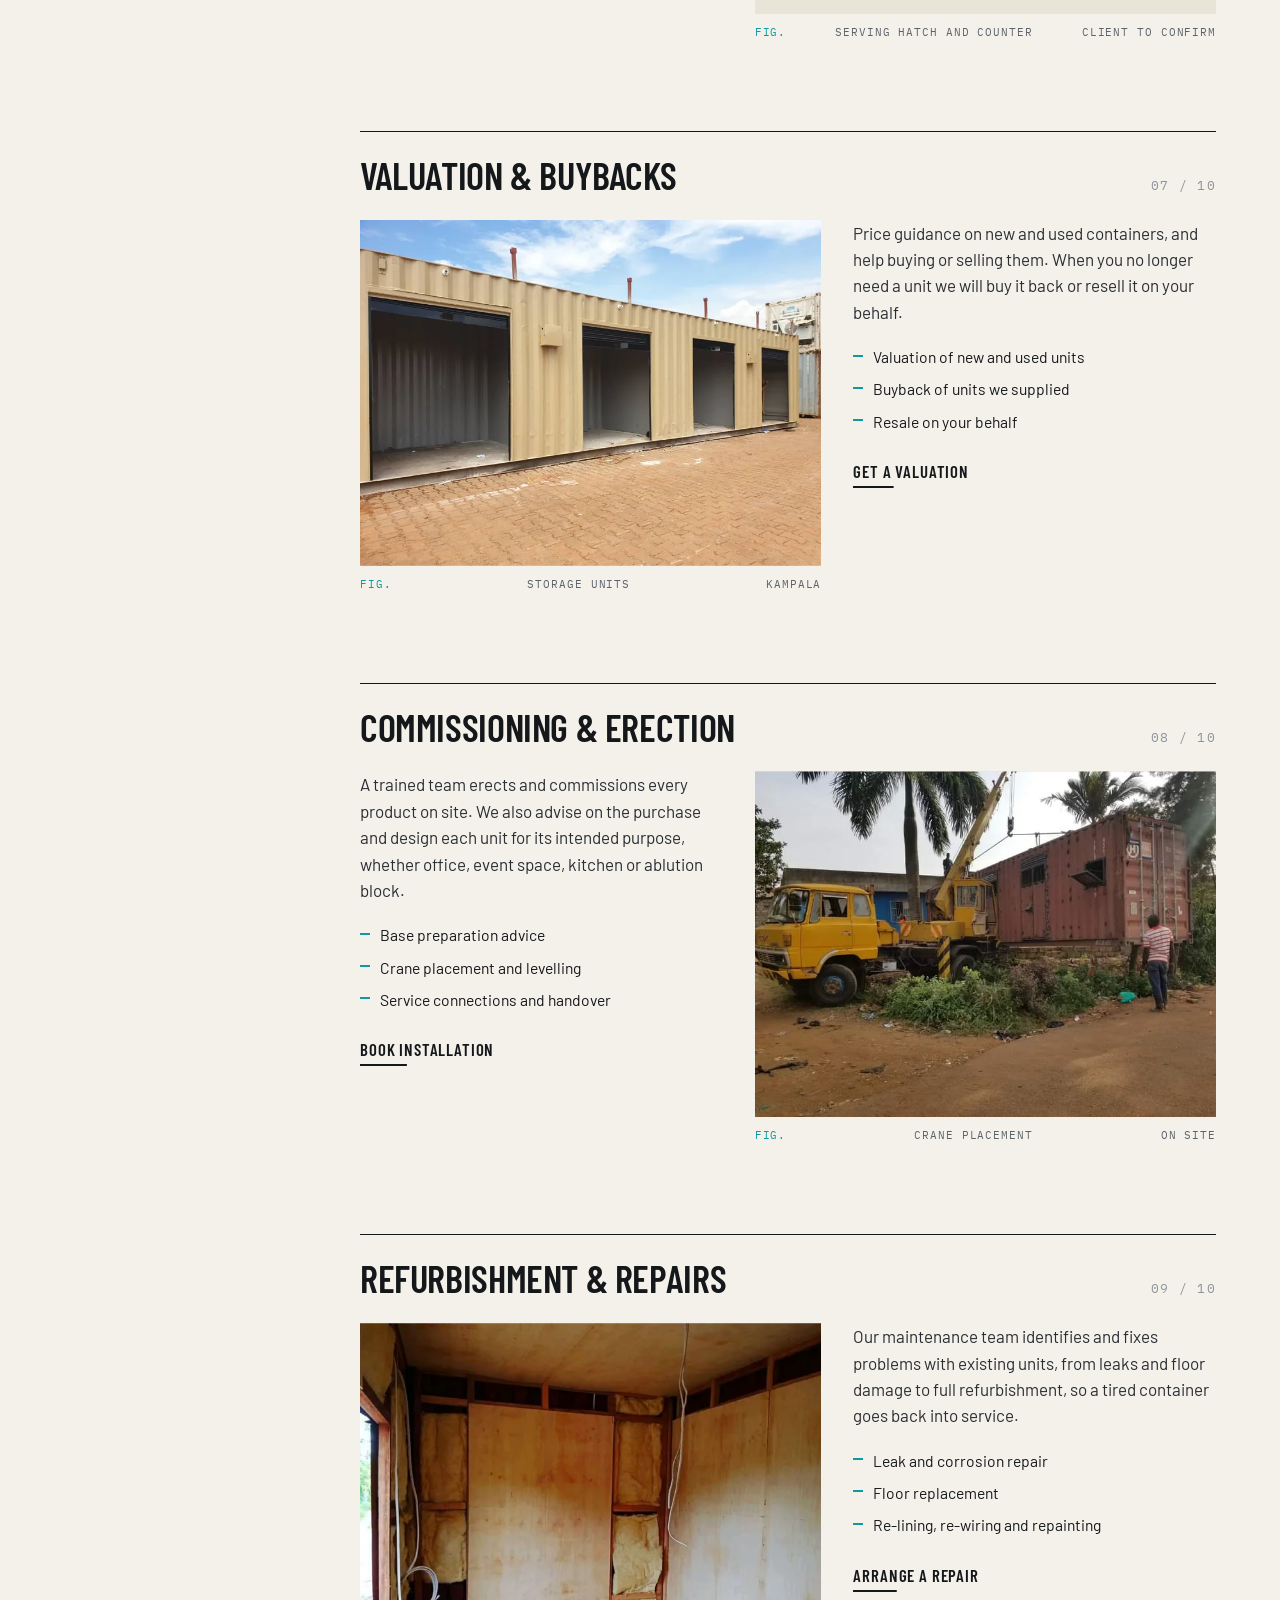
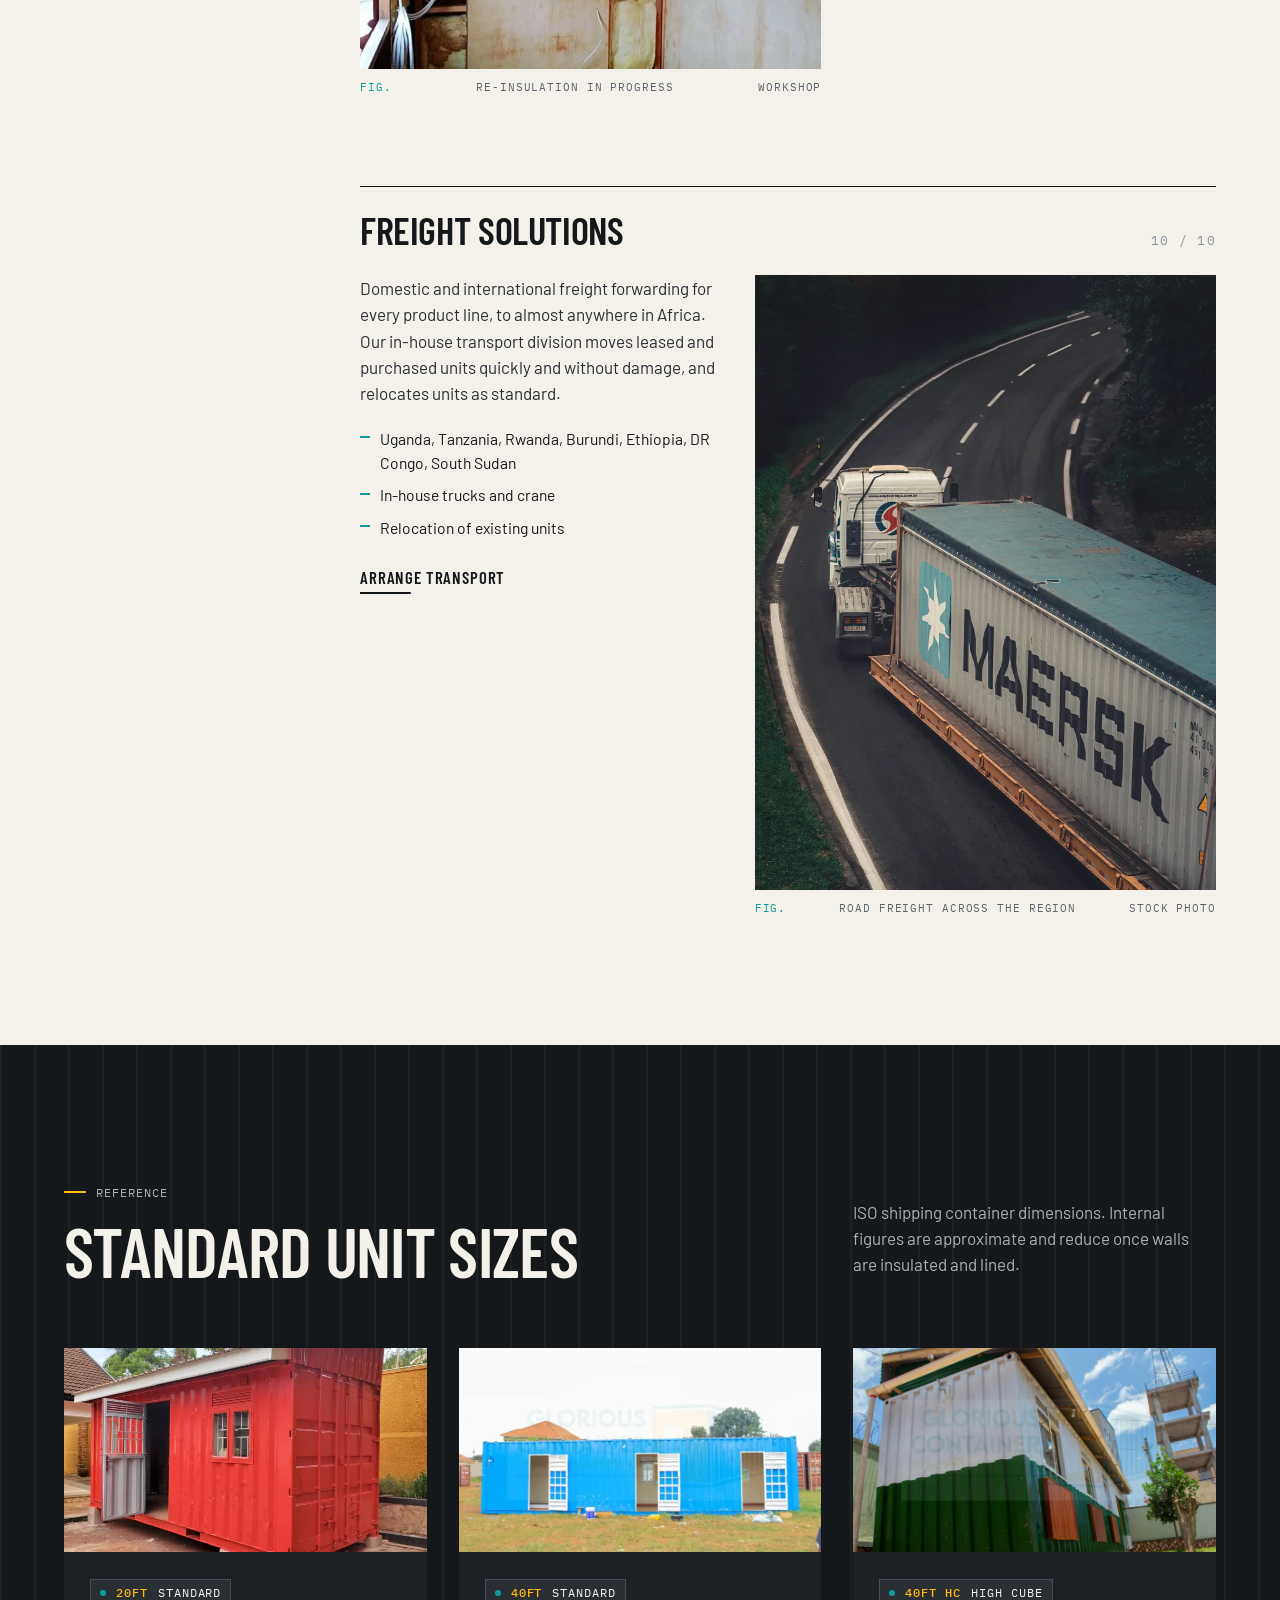
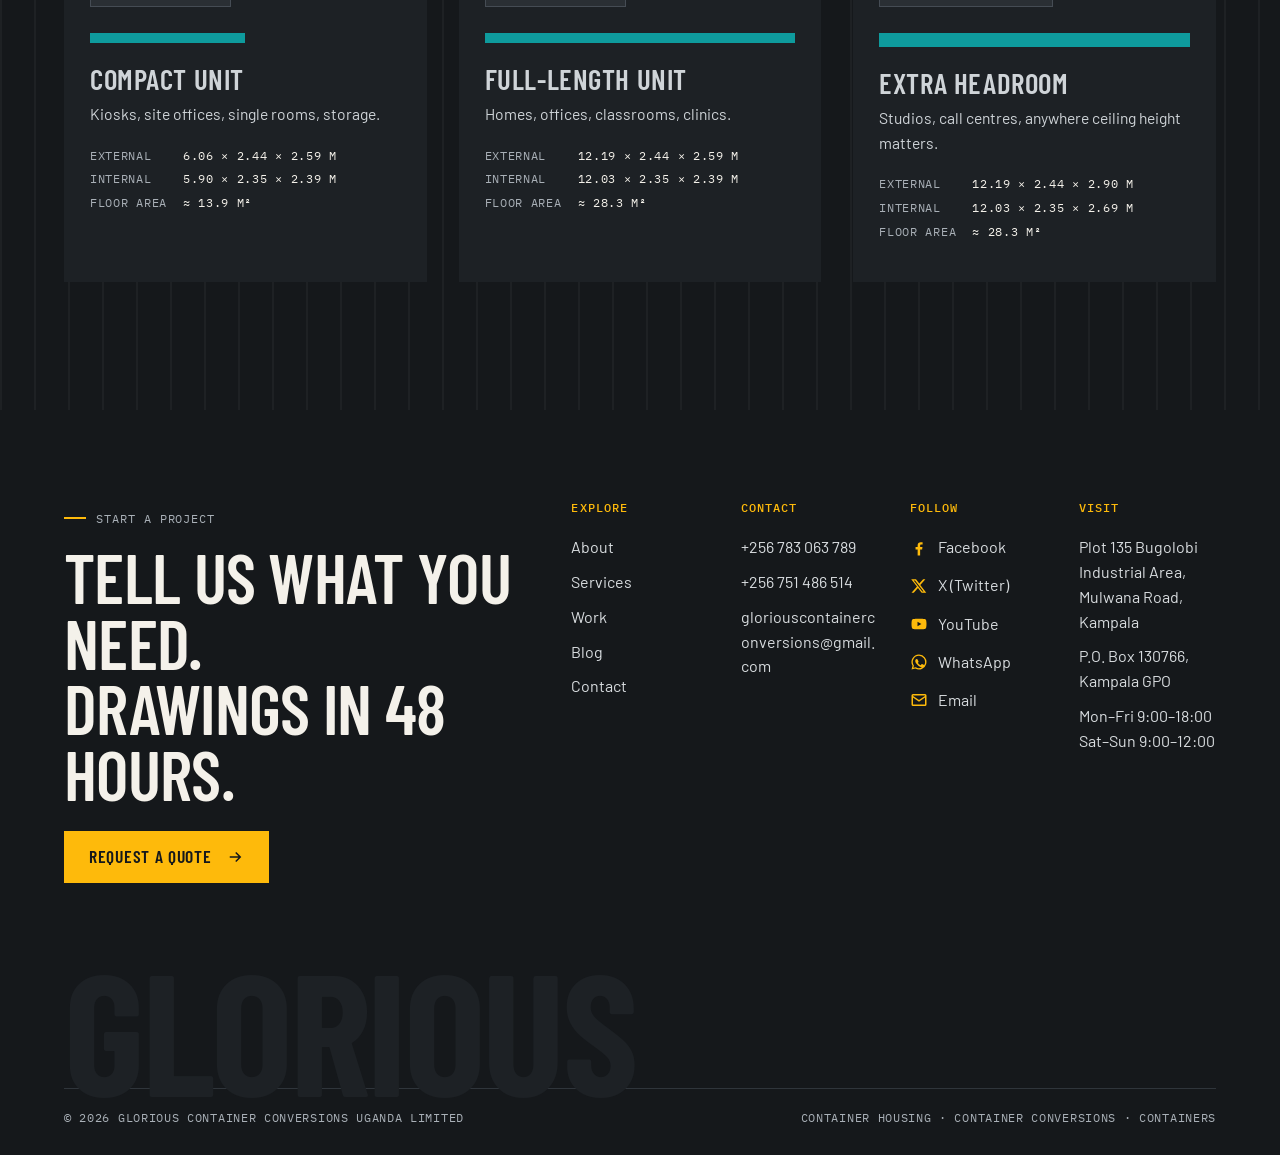
<file: pages/services.html>
<!doctype html>
<html lang="en" class="no-js">
<head>
<meta charset="utf-8">
<meta name="viewport" content="width=device-width, initial-scale=1">
<title>Services | Glorious Container Conversions</title>
<meta name="description" content="Container offices, homes, cladding, ablution units, computer labs, pop-up restaurants, valuation, erection, repairs and freight across Africa.">
<meta name="theme-color" content="#15181b">
<link rel="icon" href="../assets/icons/favicon.svg" type="image/svg+xml">
<link rel="preconnect" href="https://fonts.googleapis.com">
<link rel="preconnect" href="https://fonts.gstatic.com" crossorigin>
<link href="https://fonts.googleapis.com/css2?family=Barlow+Condensed:wght@400;500;600;700&family=Barlow:wght@400;500;600&family=IBM+Plex+Mono:wght@400;500&display=swap" rel="stylesheet">
<link rel="stylesheet" href="../assets/css/styles.css">
<link rel="stylesheet" href="../assets/css/animations.css">
<link rel="stylesheet" href="../assets/css/responsive.css">
<script>document.documentElement.classList.remove('no-js');</script>
</head>
<body data-page="services">
<a class="skip-link" href="#main">Skip to content</a>
<noscript><div class="noscript-banner">JavaScript is off: the site still reads fully. Menus, gallery lightbox and form checks need JavaScript.</div></noscript>

<div class="loader" aria-hidden="true">
  <div class="loader-inner">
    <div class="word">Glorious <em>Container</em></div>
    <div class="bar"><i></i></div>
    <div class="mono">Bugolobi Industrial Area &middot; Kampala</div>
  </div>
</div>

<header class="site-header">
  <div class="wrap header-inner">
    <a class="brand" href="../index.html" aria-label="Glorious Container Conversions, home">
      <img src="../assets/icons/logo.png" alt="Glorious Container Conversions Uganda Limited" width="338" height="116">
    </a>
    <nav class="nav-primary" aria-label="Primary">
      <a href="../index.html" data-nav="home">Home</a>
      <a href="../pages/about.html" data-nav="about">About</a>
      <a href="../pages/services.html" data-nav="services">Services</a>
      <a href="../pages/projects.html" data-nav="projects">Work</a>
      <a href="../pages/blog.html" data-nav="blog">Blog</a>
      <a href="../pages/contact.html" data-nav="contact">Contact</a>
    </nav>
    <div class="header-cta">
      <a class="header-contact" href="tel:+256783063789"><svg viewBox="0 0 24 24" fill="none" stroke="currentColor" stroke-width="1.8" aria-hidden="true"><path d="M5 4h4l2 5-2.5 1.5a11 11 0 0 0 5 5L15 13l5 2v4a2 2 0 0 1-2 2A16 16 0 0 1 3 6a2 2 0 0 1 2-2z"/></svg><span>+256 783 063 789</span></a>
      <a class="btn btn-yellow btn-sm" href="../pages/contact.html#quote">Get a quote</a>
      <button class="nav-toggle" type="button" aria-expanded="false" aria-controls="nav-drawer" aria-label="Open menu"><span></span><span></span><span></span></button>
    </div>
  </div>
</header>

<div class="nav-drawer" id="nav-drawer">
  <div class="corrugated"></div>
  <ul>
    <li><a href="../index.html" data-nav="home"><span class="index">01</span>Home</a></li>
    <li><a href="../pages/about.html" data-nav="about"><span class="index">02</span>About</a></li>
    <li><a href="../pages/services.html" data-nav="services"><span class="index">03</span>Services</a></li>
    <li><a href="../pages/projects.html" data-nav="projects"><span class="index">04</span>Work</a></li>
    <li><a href="../pages/blog.html" data-nav="blog"><span class="index">05</span>Blog</a></li>
    <li><a href="../pages/contact.html" data-nav="contact"><span class="index">06</span>Contact</a></li>
  </ul>
  <div class="nav-drawer-foot">
    <a href="tel:+256783063789">+256 783 063 789</a>
    <a href="mailto:gloriouscontainerconversions@gmail.com">gloriouscontainerconversions@gmail.com</a>
    <span>Plot 135 Bugolobi Industrial Area, Mulwana Road, Kampala</span>
    <a class="btn btn-yellow" href="../pages/contact.html#quote">Request a quote</a>
  </div>
</div>

<main id="main">
<section class="wrap page-hero">
  <nav class="breadcrumb" aria-label="Breadcrumb"><a href="../index.html">Home</a><span>Services</span></nav>
  <h1 class="split-words">Ten things we do with a container</h1>
  <div class="lede" data-reveal="up"><p>Design, fabrication, supply, transport and after-care, all from one yard in Kampala.</p></div>
</section>

<section class="wrap page-cover">
  <div class="media ratio-21-9" data-reveal="wipe"><img src="../assets/images/u-weld-01-1600.webp" srcset="../assets/images/u-weld-01-800.webp 800w, ../assets/images/u-weld-01-1600.webp 1600w" sizes="100vw" alt="Fabricator measuring a steel frame in a workshop" width="1600" height="2000" fetchpriority="high" style="object-position:center 40%"></div>
  <div class="cover-strip">
    <div class="media ratio-4-3"><img src="../assets/images/coldroom-04-800.webp" alt="Technician fitting a refrigeration unit inside a container" loading="lazy" width="800" height="1690"></div>
    <div class="media ratio-4-3"><img src="../assets/images/callcentre-03-800.webp" alt="Entrance door of the call centre container" loading="lazy" width="800" height="1200"></div>
    <div class="media ratio-4-3"><img src="../assets/images/sliding-02-800.webp" alt="Sliding door frame during fit-out" loading="lazy" width="800" height="1071"></div>
    <div class="media ratio-4-3"><img src="../assets/images/u-cafe-01-800.webp" alt="Blue container coffee kiosk with a serving window" loading="lazy" width="800" height="533"></div>
  </div>
</section>

<section class="section">
  <div class="wrap services-layout">
    <aside class="services-nav">
      <h2>Index</h2>
      <ul data-spy>
        <li><a href="#offices"><span class="index">01</span>Container offices</a></li>
        <li><a href="#homes"><span class="index">02</span>Container homes</a></li>
        <li><a href="#cladding"><span class="index">03</span>Cladding</a></li>
        <li><a href="#ablution"><span class="index">04</span>Ablution units</a></li>
        <li><a href="#labs"><span class="index">05</span>Computer laboratories</a></li>
        <li><a href="#restaurants"><span class="index">06</span>Pop-up restaurants</a></li>
        <li><a href="#valuation"><span class="index">07</span>Valuation &amp; buybacks</a></li>
        <li><a href="#erection"><span class="index">08</span>Commissioning &amp; erection</a></li>
        <li><a href="#repairs"><span class="index">09</span>Refurbishment &amp; repairs</a></li>
        <li><a href="#freight"><span class="index">10</span>Freight solutions</a></li>
      </ul>
    </aside>
    <div class="services-list">

      <article class="service" id="offices">
        <div class="s-head"><h3>Container offices</h3><span class="index">01 / 10</span></div>
        <div class="s-media"><div class="media ratio-4-3" data-reveal="wipe"><img src="../assets/images/hospital-05-800.webp" sizes="(max-width: 960px) 100vw, 40vw" alt="Open door into a fitted container office with desk and window" loading="lazy" decoding="async" width="600" height="800"></div><p class="caption"><span>Personnel door, lined interior</span><span>Kampala</span></p></div>
        <div class="s-body" data-reveal="up">
          <p>Secure, flexible workspaces with interior partitions for storage, welfare or a customer reception. Interiors are ply-lined and insulated, with personnel doors, anti-vandal windows and an installed electrical supply. Exterior colours can match your brand.</p>
          <ul><li>Insulated, ply- or melamine-lined</li><li>Anti-vandal windows and personnel doors</li><li>Full electrical supply and lighting</li><li>Self-assembly, anti-vandal option for tight sites</li></ul>
          <a class="link" href="contact.html#quote">Quote an office</a>
        </div>
      </article>

      <article class="service" id="homes">
        <div class="s-head"><h3>Container homes</h3><span class="index">02 / 10</span></div>
        <div class="s-media"><div class="media ratio-4-3" data-reveal="wipe"><img src="../assets/images/home-blue-01-800.webp" srcset="../assets/images/home-blue-01-800.webp 800w, ../assets/images/home-blue-01-1600.webp 1600w" sizes="(max-width: 960px) 100vw, 40vw" alt="Blue single-storey container home with white windows and garden hedge" loading="lazy" decoding="async" width="1600" height="721"></div><p class="caption"><span>Single-storey residence</span><span>Client to confirm</span></p></div>
        <div class="s-body" data-reveal="up">
          <p>Homes designed around your layout and lifestyle. Insulated interiors, personalised floor plans and durable construction, delivered and assembled with little disruption on site. Single or double storey.</p>
          <ul><li>Layouts built to your specification</li><li>Insulated walls and ceilings</li><li>Roof options for shade and rain</li><li>Expand later by adding units</li></ul>
          <a class="link" href="contact.html#quote">Quote a home</a>
        </div>
      </article>

      <article class="service" id="cladding">
        <div class="s-head"><h3>Container cladding</h3><span class="index">03 / 10</span></div>
        <div class="s-media"><div class="media ratio-4-3" data-reveal="wipe"><img src="../assets/images/callcentre-06-800.webp" srcset="../assets/images/callcentre-06-800.webp 800w, ../assets/images/callcentre-06-1600.webp 1600w" sizes="(max-width: 960px) 100vw, 40vw" alt="Container office with half timber cladding along its lower wall" loading="lazy" decoding="async" width="1600" height="757"></div><p class="caption"><span>Half timber cladding</span><span>Call centre project</span></p></div>
        <div class="s-body" data-reveal="up">
          <p>Change the look of a container entirely. Timber cladding suits rural and residential settings and can help meet planning conditions where bare metal is not welcome.</p>
          <span class="note">Options</span>
          <ul><li>Classic rustic timber</li><li>Iron sheets</li><li>Aluminium profile</li><li>Metal plate</li></ul>
          <a class="link" href="contact.html#quote">Ask about cladding</a>
        </div>
      </article>

      <article class="service" id="ablution">
        <div class="s-head"><h3>Ablution units</h3><span class="index">04 / 10</span></div>
        <div class="s-media"><div class="media ratio-3-4" data-reveal="wipe"><img src="../assets/images/ablution-03-800.webp" sizes="(max-width: 960px) 100vw, 40vw" alt="Two toilet cubicles with timber doors inside a container ablution unit" loading="lazy" decoding="async" width="720" height="960"></div><p class="caption"><span>Twin cubicle block</span><span>Kampala</span></p></div>
        <div class="s-body" data-reveal="up">
          <p>Portable toilet cabins from a single WC to a fully fitted welfare facility, for short- or long-term use at visitor attractions, events, festivals and construction sites.</p>
          <ul><li>Water-supply connection and water heater</li><li>Shower cubicle option</li><li>Disabled-access option</li><li>Wipe-down hygienic finishes</li></ul>
          <a class="link" href="contact.html#quote">Quote an ablution unit</a>
        </div>
      </article>

      <article class="service" id="labs">
        <div class="s-head"><h3>Computer laboratories</h3><span class="index">05 / 10</span></div>
        <div class="s-media"><div class="media ratio-4-3" data-reveal="wipe"><img src="../assets/images/u-solar-01-800.webp" srcset="../assets/images/u-solar-01-800.webp 800w, ../assets/images/u-solar-01-1600.webp 1600w" sizes="(max-width: 960px) 100vw, 40vw" alt="Two roofers at work on a building roof under a clear sky" loading="lazy" decoding="async" width="1600" height="1067"></div><p class="caption"><span>Roof and solar installation crew</span><span>Stock photo</span></p></div>
        <div class="s-body" data-reveal="up">
          <p>Classrooms in a container, fitted with energy-efficient computers and powered by solar panels. Off-grid, so remote schools get internet access without a grid connection, and the whole lab can move to the next location.</p>
          <ul><li>Solar power for off-grid sites</li><li>Energy-efficient workstations</li><li>Relocatable as needs change</li></ul>
          <a class="link" href="contact.html#quote">Plan a lab</a>
        </div>
      </article>

      <article class="service" id="restaurants">
        <div class="s-head"><h3>Pop-up restaurants</h3><span class="index">06 / 10</span></div>
        <div class="s-media"><div class="media ratio-4-3" data-reveal="wipe"><img src="../assets/images/kiosk-01-800.webp" sizes="(max-width: 960px) 100vw, 40vw" alt="Timber-clad container kiosk with a lift-up serving hatch and counter" loading="lazy" decoding="async" width="1040" height="780"></div><p class="caption"><span>Serving hatch and counter</span><span>Client to confirm</span></p></div>
        <div class="s-body" data-reveal="up">
          <p>Portable, secure bases for cooking and serving at outdoor events, festivals and leisure attractions. A recent 20ft pizzeria had a full-length roller shutter, a hinged access hatch and a metal oven canopy.</p>
          <ul><li>Roller shutter or lift-up hatch</li><li>Melamine-lined walls, vinyl floor</li><li>Full electrical package and hook-up</li><li>Bespoke sizes</li></ul>
          <a class="link" href="contact.html#quote">Quote a food unit</a>
        </div>
      </article>

      <article class="service" id="valuation">
        <div class="s-head"><h3>Valuation &amp; buybacks</h3><span class="index">07 / 10</span></div>
        <div class="s-media"><div class="media ratio-4-3" data-reveal="wipe"><img src="../assets/images/storage-01-800.webp" sizes="(max-width: 960px) 100vw, 40vw" alt="Row of beige storage containers with their doors open" loading="lazy" decoding="async" width="1008" height="756"></div><p class="caption"><span>Storage units</span><span>Kampala</span></p></div>
        <div class="s-body" data-reveal="up">
          <p>Price guidance on new and used containers, and help buying or selling them. When you no longer need a unit we will buy it back or resell it on your behalf.</p>
          <ul><li>Valuation of new and used units</li><li>Buyback of units we supplied</li><li>Resale on your behalf</li></ul>
          <a class="link" href="contact.html#quote">Get a valuation</a>
        </div>
      </article>

      <article class="service" id="erection">
        <div class="s-head"><h3>Commissioning &amp; erection</h3><span class="index">08 / 10</span></div>
        <div class="s-media"><div class="media ratio-4-3" data-reveal="wipe"><img src="../assets/images/crane-01-800.webp" sizes="(max-width: 960px) 100vw, 40vw" alt="Mobile crane lifting a container onto a site" loading="lazy" decoding="async" width="720" height="540"></div><p class="caption"><span>Crane placement</span><span>On site</span></p></div>
        <div class="s-body" data-reveal="up">
          <p>A trained team erects and commissions every product on site. We also advise on the purchase and design each unit for its intended purpose, whether office, event space, kitchen or ablution block.</p>
          <ul><li>Base preparation advice</li><li>Crane placement and levelling</li><li>Service connections and handover</li></ul>
          <a class="link" href="contact.html#quote">Book installation</a>
        </div>
      </article>

      <article class="service" id="repairs">
        <div class="s-head"><h3>Refurbishment &amp; repairs</h3><span class="index">09 / 10</span></div>
        <div class="s-media"><div class="media ratio-4-3" data-reveal="wipe"><img src="../assets/images/insulation-01-800.webp" sizes="(max-width: 960px) 100vw, 40vw" alt="Insulation fitted between timber studs inside a container" loading="lazy" decoding="async" width="1080" height="716"></div><p class="caption"><span>Re-insulation in progress</span><span>Workshop</span></p></div>
        <div class="s-body" data-reveal="up">
          <p>Our maintenance team identifies and fixes problems with existing units, from leaks and floor damage to full refurbishment, so a tired container goes back into service.</p>
          <ul><li>Leak and corrosion repair</li><li>Floor replacement</li><li>Re-lining, re-wiring and repainting</li></ul>
          <a class="link" href="contact.html#quote">Arrange a repair</a>
        </div>
      </article>

      <article class="service" id="freight">
        <div class="s-head"><h3>Freight solutions</h3><span class="index">10 / 10</span></div>
        <div class="s-media"><div class="media ratio-3-4" data-reveal="wipe"><img src="../assets/images/u-truck-02-800.webp" srcset="../assets/images/u-truck-02-800.webp 800w, ../assets/images/u-truck-02-1600.webp 1600w" sizes="(max-width: 960px) 100vw, 40vw" alt="Truck carrying a container along a winding road" loading="lazy" decoding="async" width="800" height="1045"></div><p class="caption"><span>Road freight across the region</span><span>Stock photo</span></p></div>
        <div class="s-body" data-reveal="up">
          <p>Domestic and international freight forwarding for every product line, to almost anywhere in Africa. Our in-house transport division moves leased and purchased units quickly and without damage, and relocates units as standard.</p>
          <ul><li>Uganda, Tanzania, Rwanda, Burundi, Ethiopia, DR Congo, South Sudan</li><li>In-house trucks and crane</li><li>Relocation of existing units</li></ul>
          <a class="link" href="contact.html#quote">Arrange transport</a>
        </div>
      </article>

    </div>
  </div>
</section>

<section class="section dark corrugated" aria-labelledby="sizes-title">
  <div class="wrap">
    <div class="section-head">
      <div class="title"><p class="eyebrow" data-reveal="up">Reference</p><h2 id="sizes-title" class="split-words">Standard unit sizes</h2></div>
      <div class="aside" data-reveal="up"><p class="muted">ISO shipping container dimensions. Internal figures are approximate and reduce once walls are insulated and lined.</p></div>
    </div>
    <div class="sizes">
      <div class="size-card" data-reveal="up"><div class="media ratio-16-9 size-media"><img src="../assets/images/unit-red-01-800.webp" alt="Gloss red 20ft container unit" loading="lazy" decoding="async"></div><span class="plate"><span class="dot"></span><b>20ft</b> Standard</span><div class="size-box" style="width:50%"></div><p class="h4">Compact unit</p><p>Kiosks, site offices, single rooms, storage.</p><dl><dt>External</dt><dd>6.06 × 2.44 × 2.59 m</dd><dt>Internal</dt><dd>5.90 × 2.35 × 2.39 m</dd><dt>Floor area</dt><dd>≈ 13.9 m²</dd></dl></div>
      <div class="size-card" data-reveal="up" data-delay="100"><div class="media ratio-16-9 size-media"><img src="../assets/images/home-blue-02-800.webp" alt="Blue 40ft container home on open ground" loading="lazy" decoding="async"></div><span class="plate"><span class="dot"></span><b>40ft</b> Standard</span><div class="size-box" style="width:100%"></div><p class="h4">Full-length unit</p><p>Homes, offices, classrooms, clinics.</p><dl><dt>External</dt><dd>12.19 × 2.44 × 2.59 m</dd><dt>Internal</dt><dd>12.03 × 2.35 × 2.39 m</dd><dt>Floor area</dt><dd>≈ 28.3 m²</dd></dl></div>
      <div class="size-card" data-reveal="up" data-delay="200"><div class="media ratio-16-9 size-media"><img src="../assets/images/hero-call-centre-800.webp" alt="40ft high-cube call centre unit with canopy roof" loading="lazy" decoding="async"></div><span class="plate"><span class="dot"></span><b>40ft HC</b> High cube</span><div class="size-box" style="width:100%;height:14px"></div><p class="h4">Extra headroom</p><p>Studios, call centres, anywhere ceiling height matters.</p><dl><dt>External</dt><dd>12.19 × 2.44 × 2.90 m</dd><dt>Internal</dt><dd>12.03 × 2.35 × 2.69 m</dd><dt>Floor area</dt><dd>≈ 28.3 m²</dd></dl></div>
    </div>
  </div>
</section>
</main>

<footer class="site-footer corrugated">
  <div class="wrap">
    <div class="footer-top">
      <div class="footer-cta">
        <p class="eyebrow" style="--line:#2f353b">Start a project</p>
        <h2 class="h2" style="margin-top:18px">Tell us what you need.<br>Drawings in 48 hours.</h2>
        <a class="btn btn-yellow" href="../pages/contact.html#quote">Request a quote <svg class="arrow" viewBox="0 0 24 24" fill="none" stroke="currentColor" stroke-width="2" aria-hidden="true"><path d="M5 12h14M13 6l6 6-6 6"/></svg></a>
      </div>
      <div class="footer-col">
        <h4>Explore</h4>
        <ul>
          <li><a href="../pages/about.html">About</a></li>
          <li><a href="../pages/services.html">Services</a></li>
          <li><a href="../pages/projects.html">Work</a></li>
          <li><a href="../pages/blog.html">Blog</a></li>
          <li><a href="../pages/contact.html">Contact</a></li>
        </ul>
      </div>
      <div class="footer-col">
        <h4>Contact</h4>
        <ul>
          <li><a href="tel:+256783063789">+256 783 063 789</a></li>
          <li><a href="tel:+256751486514">+256 751 486 514</a></li>
          <li><a href="mailto:gloriouscontainerconversions@gmail.com" style="word-break:break-all">gloriouscontainerconversions@gmail.com</a></li>
        </ul>
      </div>
      <div class="footer-col footer-social">
        <h4>Follow</h4>
        <ul class="social-list">
          <li><a href="https://www.facebook.com/GloriousContainerConversionsUgandaLtd" target="_blank" rel="noopener"><svg viewBox="0 0 24 24" fill="currentColor" aria-hidden="true"><path d="M13.5 22v-8h2.7l.4-3.2h-3.1V8.8c0-.9.3-1.6 1.6-1.6h1.7V4.3c-.3 0-1.3-.1-2.5-.1-2.5 0-4.1 1.5-4.1 4.2v2.4H7.4V14h2.8v8z"/></svg>Facebook</a></li>
          <li><a href="https://x.com/GloriousCUg" target="_blank" rel="noopener"><svg viewBox="0 0 24 24" fill="currentColor" aria-hidden="true"><path d="M17.5 3h3l-6.8 7.8L21.7 21h-6.2l-4.9-6.3L5 21H2l7.3-8.3L1.6 3h6.4l4.4 5.8zm-1.1 16.2h1.7L6.7 4.7H4.9z"/></svg>X (Twitter)</a></li>
          <li><a href="https://www.youtube.com/channel/UC0tNDjVGvpX_ql-baC46UOw" target="_blank" rel="noopener"><svg viewBox="0 0 24 24" fill="currentColor" aria-hidden="true"><path d="M21.6 7.2a2.5 2.5 0 0 0-1.8-1.8C18.2 5 12 5 12 5s-6.2 0-7.8.4A2.5 2.5 0 0 0 2.4 7.2 26 26 0 0 0 2 12a26 26 0 0 0 .4 4.8 2.5 2.5 0 0 0 1.8 1.8c1.6.4 7.8.4 7.8.4s6.2 0 7.8-.4a2.5 2.5 0 0 0 1.8-1.8A26 26 0 0 0 22 12a26 26 0 0 0-.4-4.8zM10 15V9l5.2 3z"/></svg>YouTube</a></li>
          <li><a href="https://wa.me/256783063789" target="_blank" rel="noopener"><svg viewBox="0 0 24 24" fill="currentColor" aria-hidden="true"><path d="M12 2a10 10 0 0 0-8.6 15.1L2 22l5-1.3A10 10 0 1 0 12 2zm0 1.8a8.2 8.2 0 1 1-4.2 15.3l-.3-.2-3 .8.8-2.9-.2-.3A8.2 8.2 0 0 1 12 3.8zm-3.3 4.3c-.2 0-.5 0-.7.3-.3.3-1 1-1 2.4s1 2.8 1.2 3c.1.2 2 3.2 5 4.4 2.4 1 2.9.8 3.4.7.5 0 1.7-.7 1.9-1.4.2-.7.2-1.2.2-1.4-.1-.1-.3-.2-.6-.3l-2-1c-.3-.1-.5-.1-.7.2l-.9 1.1c-.2.2-.3.2-.6.1a6.6 6.6 0 0 1-3.3-2.9c-.2-.4.3-.4.8-1.3.1-.2 0-.4 0-.5L10.4 9c-.2-.6-.5-.5-.7-.5z"/></svg>WhatsApp</a></li>
          <li><a href="mailto:gloriouscontainerconversions@gmail.com"><svg viewBox="0 0 24 24" fill="none" stroke="currentColor" stroke-width="2" aria-hidden="true"><rect x="3" y="5" width="18" height="14" rx="1"/><path d="m3 7 9 6 9-6"/></svg>Email</a></li>
        </ul>
      </div>
      <div class="footer-col">
        <h4>Visit</h4>
        <ul>
          <li>Plot 135 Bugolobi Industrial Area, Mulwana Road, Kampala</li>
          <li>P.O. Box 130766, Kampala GPO</li>
          <li>Mon–Fri 9:00–18:00<br>Sat–Sun 9:00–12:00</li>
        </ul>
      </div>
    </div>
    <div class="footer-wordmark" aria-hidden="true">Glorious</div>
    <div class="footer-bottom">
      <span>&copy; <span data-year>2026</span> Glorious Container Conversions Uganda Limited</span>
      <span>Container housing &middot; Container conversions &middot; Containers</span>
    </div>
  </div>
</footer>

<a class="to-top" href="#main" aria-label="Back to top"><span class="icon-btn"><svg viewBox="0 0 24 24" fill="none" stroke="currentColor" stroke-width="2" aria-hidden="true"><path d="M12 19V5M6 11l6-6 6 6"/></svg></span></a>

<script src="../assets/js/main.js"></script>
<script src="../assets/js/navigation.js"></script>

</body>
</html>
</file>
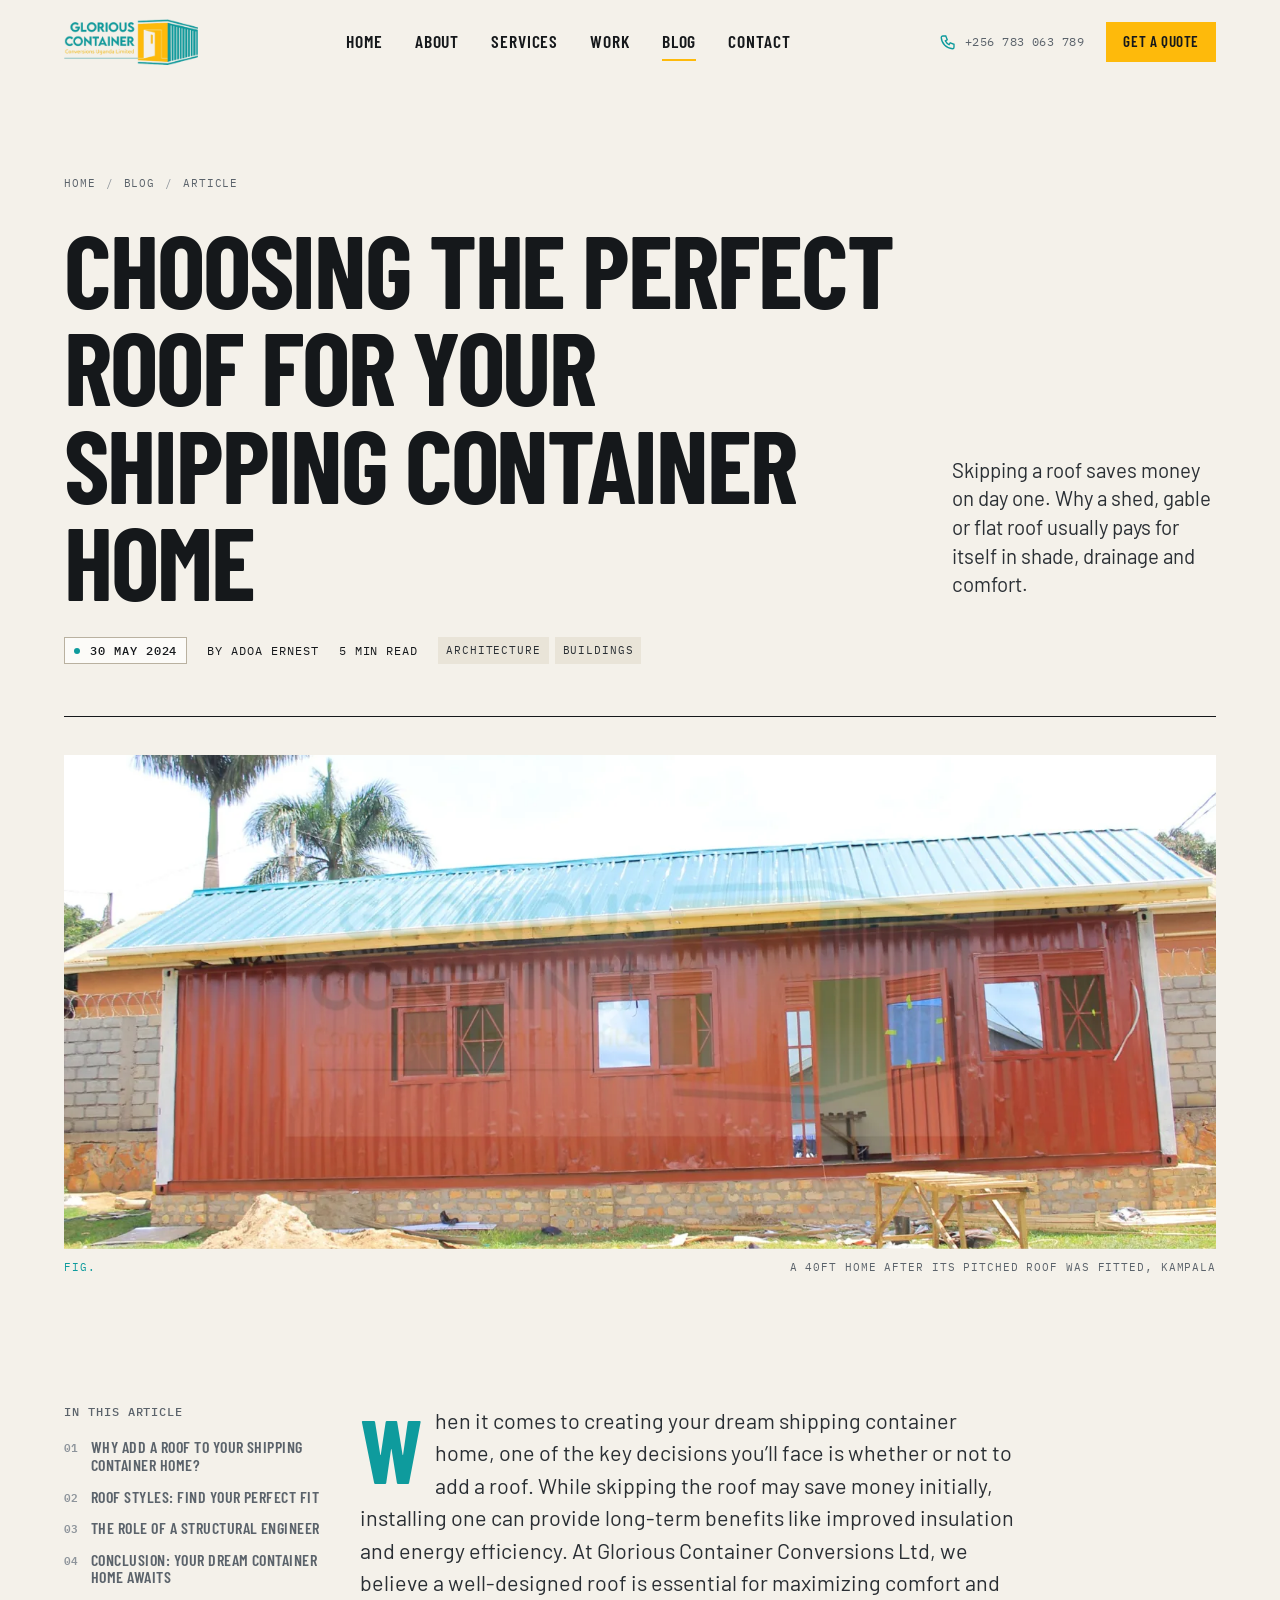
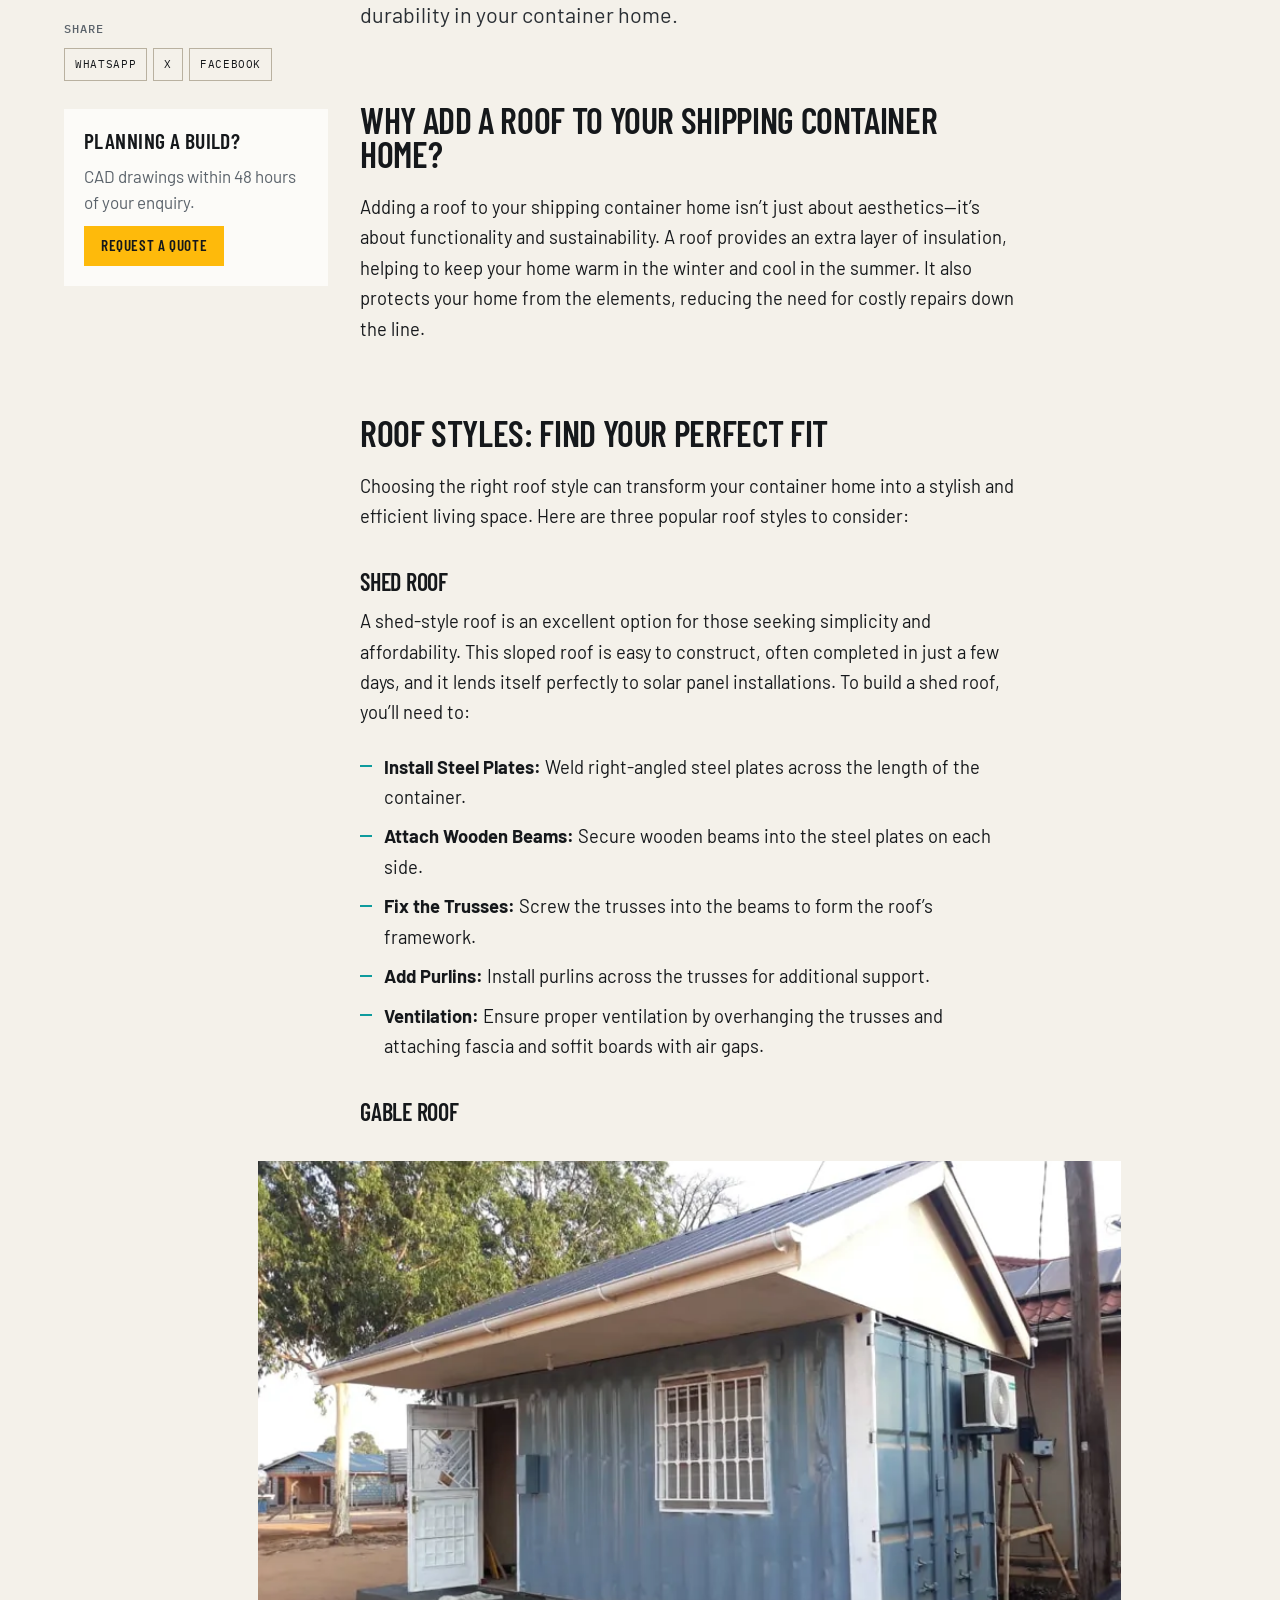
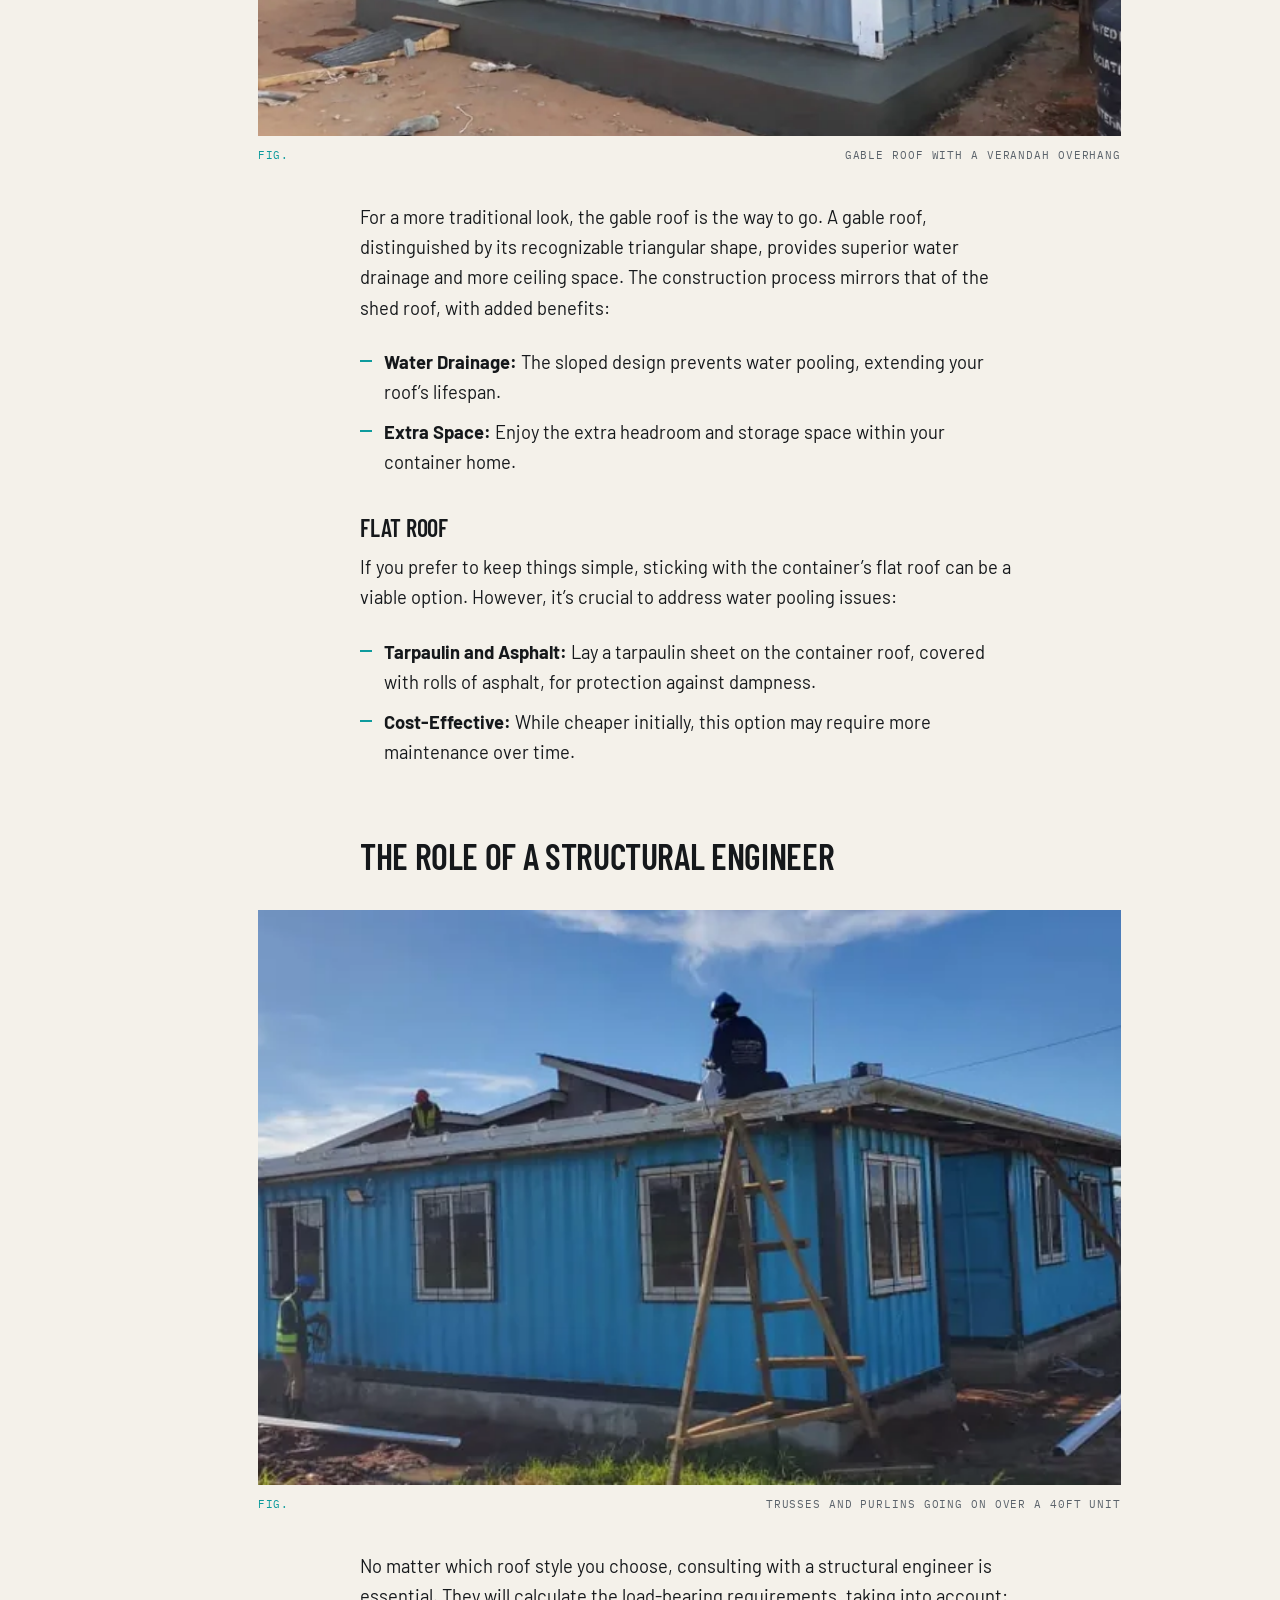
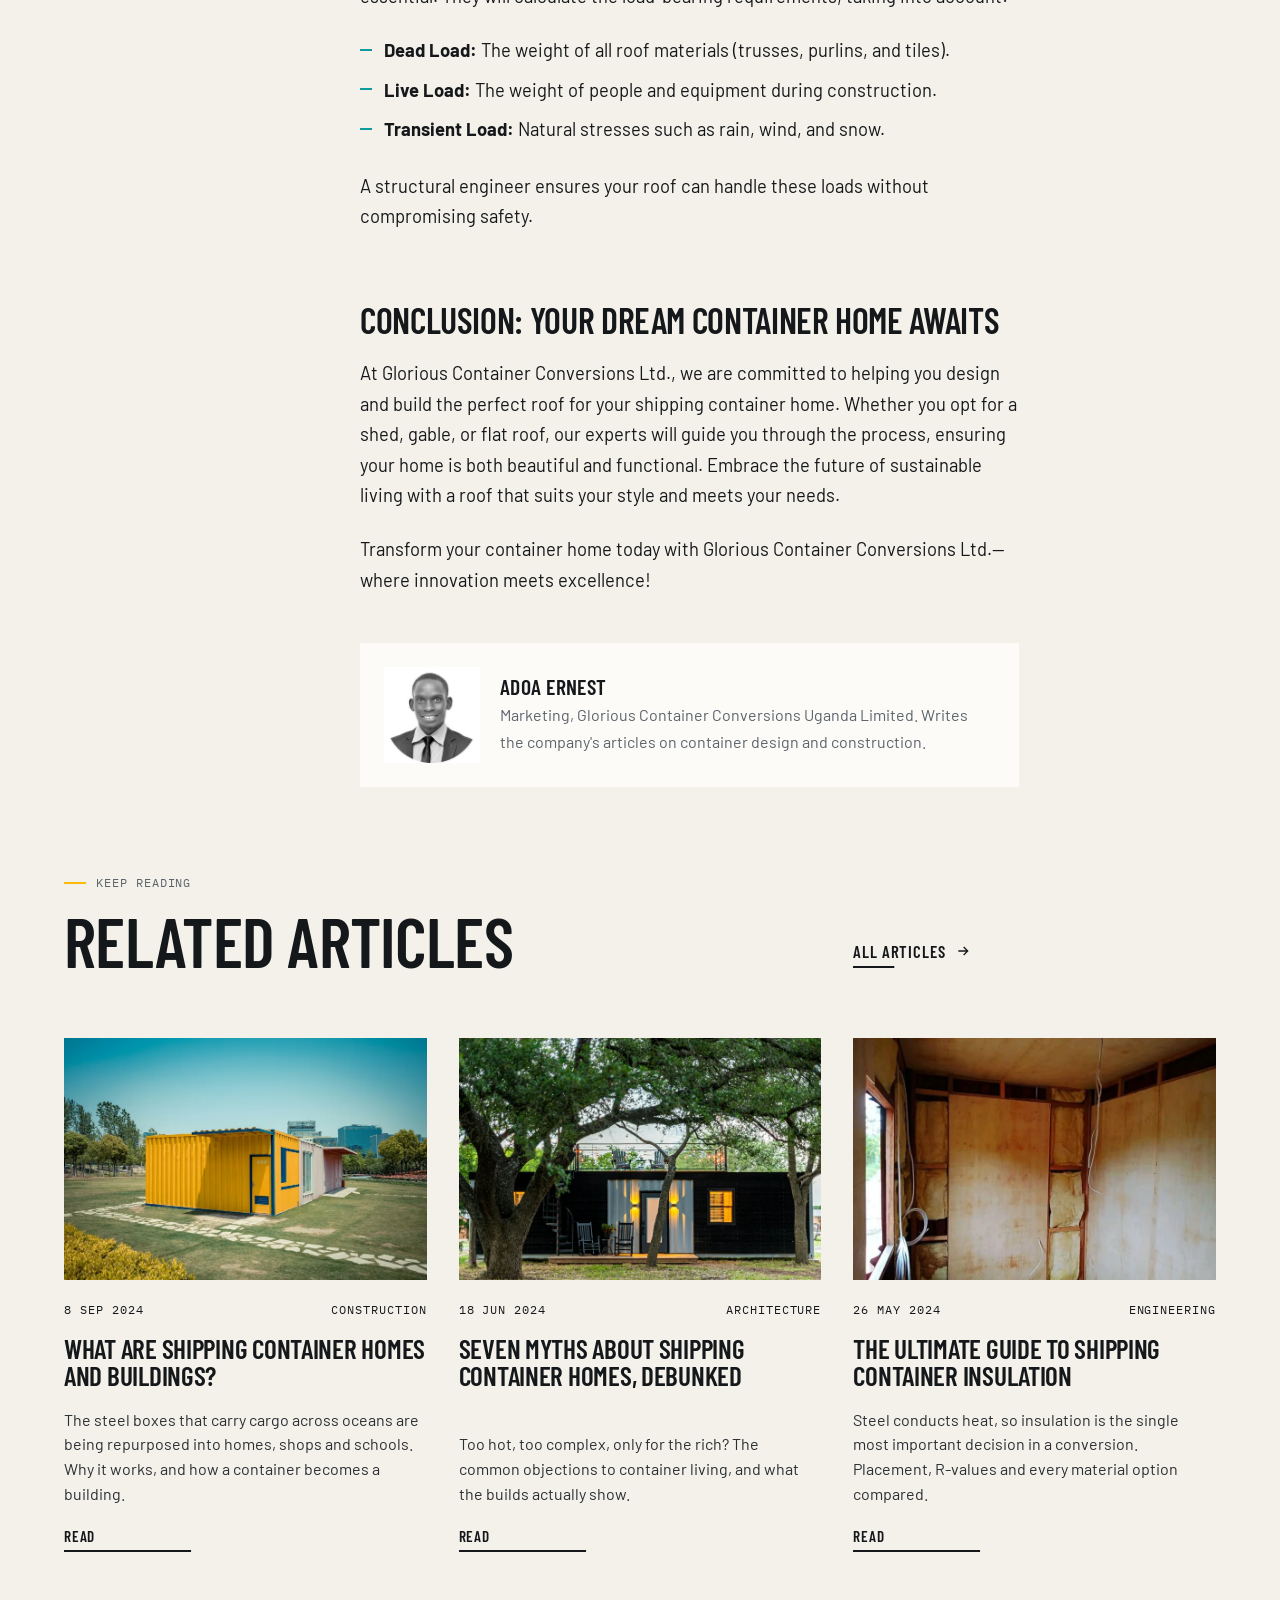
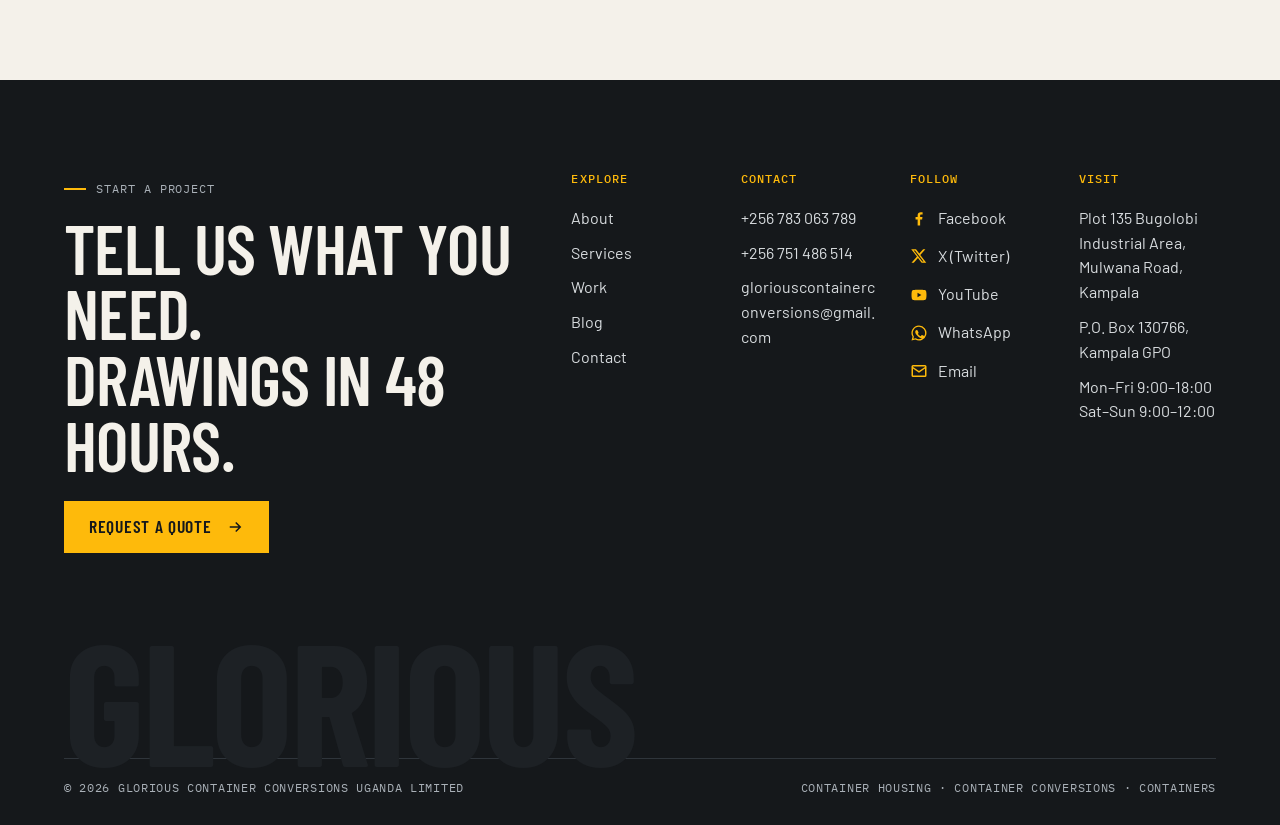
<file: pages/blog/choosing-the-perfect-roof.html>
<!doctype html>
<html lang="en" class="no-js">
<head>
<meta charset="utf-8">
<meta name="viewport" content="width=device-width, initial-scale=1">
<title>Choosing the perfect roof for your shipping container home | Glorious Container Conversions</title>
<meta name="description" content="Skipping a roof saves money on day one. Why a shed, gable or flat roof usually pays for itself in shade, drainage and comfort.">
<meta name="theme-color" content="#15181b">
<link rel="icon" href="../../assets/icons/favicon.svg" type="image/svg+xml">
<link rel="preconnect" href="https://fonts.googleapis.com">
<link rel="preconnect" href="https://fonts.gstatic.com" crossorigin>
<link href="https://fonts.googleapis.com/css2?family=Barlow+Condensed:wght@400;500;600;700&family=Barlow:wght@400;500;600&family=IBM+Plex+Mono:wght@400;500&display=swap" rel="stylesheet">
<link rel="stylesheet" href="../../assets/css/styles.css">
<link rel="stylesheet" href="../../assets/css/animations.css">
<link rel="stylesheet" href="../../assets/css/responsive.css">
<script>document.documentElement.classList.remove('no-js');</script>
</head>
<body data-page="blog">
<a class="skip-link" href="#main">Skip to content</a>
<noscript><div class="noscript-banner">JavaScript is off: the site still reads fully. Menus, gallery lightbox and form checks need JavaScript.</div></noscript>

<div class="loader" aria-hidden="true">
  <div class="loader-inner">
    <div class="word">Glorious <em>Container</em></div>
    <div class="bar"><i></i></div>
    <div class="mono">Bugolobi Industrial Area &middot; Kampala</div>
  </div>
</div>

<header class="site-header">
  <div class="wrap header-inner">
    <a class="brand" href="../../index.html" aria-label="Glorious Container Conversions, home">
      <img src="../../assets/icons/logo.png" alt="Glorious Container Conversions Uganda Limited" width="338" height="116">
    </a>
    <nav class="nav-primary" aria-label="Primary">
      <a href="../../index.html" data-nav="home">Home</a>
      <a href="../../pages/about.html" data-nav="about">About</a>
      <a href="../../pages/services.html" data-nav="services">Services</a>
      <a href="../../pages/projects.html" data-nav="projects">Work</a>
      <a href="../../pages/blog.html" data-nav="blog">Blog</a>
      <a href="../../pages/contact.html" data-nav="contact">Contact</a>
    </nav>
    <div class="header-cta">
      <a class="header-contact" href="tel:+256783063789"><svg viewBox="0 0 24 24" fill="none" stroke="currentColor" stroke-width="1.8" aria-hidden="true"><path d="M5 4h4l2 5-2.5 1.5a11 11 0 0 0 5 5L15 13l5 2v4a2 2 0 0 1-2 2A16 16 0 0 1 3 6a2 2 0 0 1 2-2z"/></svg><span>+256 783 063 789</span></a>
      <a class="btn btn-yellow btn-sm" href="../../pages/contact.html#quote">Get a quote</a>
      <button class="nav-toggle" type="button" aria-expanded="false" aria-controls="nav-drawer" aria-label="Open menu"><span></span><span></span><span></span></button>
    </div>
  </div>
</header>

<div class="nav-drawer" id="nav-drawer">
  <div class="corrugated"></div>
  <ul>
    <li><a href="../../index.html" data-nav="home"><span class="index">01</span>Home</a></li>
    <li><a href="../../pages/about.html" data-nav="about"><span class="index">02</span>About</a></li>
    <li><a href="../../pages/services.html" data-nav="services"><span class="index">03</span>Services</a></li>
    <li><a href="../../pages/projects.html" data-nav="projects"><span class="index">04</span>Work</a></li>
    <li><a href="../../pages/blog.html" data-nav="blog"><span class="index">05</span>Blog</a></li>
    <li><a href="../../pages/contact.html" data-nav="contact"><span class="index">06</span>Contact</a></li>
  </ul>
  <div class="nav-drawer-foot">
    <a href="tel:+256783063789">+256 783 063 789</a>
    <a href="mailto:gloriouscontainerconversions@gmail.com">gloriouscontainerconversions@gmail.com</a>
    <span>Plot 135 Bugolobi Industrial Area, Mulwana Road, Kampala</span>
    <a class="btn btn-yellow" href="../../pages/contact.html#quote">Request a quote</a>
  </div>
</div>

<main id="main">
<section class="wrap page-hero article-hero">
  <nav class="breadcrumb" aria-label="Breadcrumb"><a href="../../index.html">Home</a><span><a href="../blog.html">Blog</a></span><span>Article</span></nav>
  <h1 class="split-words">Choosing the perfect roof for your shipping container home</h1>
  <div class="lede" data-reveal="up"><p>Skipping a roof saves money on day one. Why a shed, gable or flat roof usually pays for itself in shade, drainage and comfort.</p></div>
  <div class="article-meta" data-reveal="up">
    <span class="plate"><span class="dot"></span><b>30 May 2024</b></span>
    <span class="mono">By Adoa Ernest</span>
    <span class="mono">5 min read</span>
    <span class="tags"><span class="tag">Architecture</span><span class="tag">Buildings</span></span>
  </div>
</section>

<section class="wrap article-cover">
  <figure>
    <div class="media ratio-21-9" data-reveal="wipe"><img src="../../assets/images/home-red-after-1600.webp" srcset="../../assets/images/home-red-after-800.webp 800w, ../../assets/images/home-red-after-1600.webp 1600w" sizes="(max-width: 960px) 100vw, 90vw" alt="Corten-red 40ft container home with a new pitched iron-sheet roof" width="1600" height="686" fetchpriority="high"></div>
    <figcaption class="caption"><span>A 40ft home after its pitched roof was fitted, Kampala</span></figcaption>
  </figure>
</section>

<section class="section-tight">
  <div class="wrap article-layout">
    <aside class="article-side">
      <div class="side-block">
        <h2 class="mono">In this article</h2>
        <ol class="toc" data-spy><li><a href="#why-add-a-roof-to-your-shipping-container-home">Why Add a Roof to Your Shipping Container Home?</a></li><li><a href="#roof-styles-find-your-perfect-fit">Roof Styles: Find Your Perfect Fit</a></li><li><a href="#the-role-of-a-structural-engineer">The Role of a Structural Engineer</a></li><li><a href="#conclusion-your-dream-container-home-awaits">Conclusion: Your Dream Container Home Awaits</a></li></ol>
      </div>
      <div class="side-block">
        <h2 class="mono">Share</h2>
        <ul class="share">
          <li><a href="https://wa.me/?text=Choosing%20the%20perfect%20roof%20for%20your%20shipping%20container%20home%20%E2%80%94%20Glorious%20Container%20Conversions" target="_blank" rel="noopener">WhatsApp</a></li>
          <li><a href="https://x.com/intent/tweet?text=Choosing%20the%20perfect%20roof%20for%20your%20shipping%20container%20home%20%E2%80%94%20Glorious%20Container%20Conversions" target="_blank" rel="noopener">X</a></li>
          <li><a href="https://www.facebook.com/sharer/sharer.php?u=Choosing%20the%20perfect%20roof%20for%20your%20shipping%20container%20home%20%E2%80%94%20Glorious%20Container%20Conversions" target="_blank" rel="noopener">Facebook</a></li>
        </ul>
      </div>
      <div class="side-block side-cta">
        <p class="h4">Planning a build?</p>
        <p class="muted">CAD drawings within 48 hours of your enquiry.</p>
        <a class="btn btn-yellow btn-sm" href="../contact.html#quote">Request a quote</a>
      </div>
    </aside>
    <article class="prose">
      <p>When it comes to creating your dream shipping container home, one of the key decisions you’ll face is whether or not to add a roof. While skipping the roof may save money initially, installing one can provide long-term benefits like improved insulation and energy efficiency. At Glorious Container Conversions Ltd, we believe a well-designed roof is essential for maximizing comfort and durability in your container home.</p>
<h2 id="why-add-a-roof-to-your-shipping-container-home">Why Add a Roof to Your Shipping Container Home?</h2>
<p>Adding a roof to your shipping container home isn’t just about aesthetics—it’s about functionality and sustainability. A roof provides an extra layer of insulation, helping to keep your home warm in the winter and cool in the summer. It also protects your home from the elements, reducing the need for costly repairs down the line.</p>
<h2 id="roof-styles-find-your-perfect-fit">Roof Styles: Find Your Perfect Fit</h2>
<p>Choosing the right roof style can transform your container home into a stylish and efficient living space. Here are three popular roof styles to consider:</p>
<h3 id="shed-roof">Shed Roof</h3>
<p>A shed-style roof is an excellent option for those seeking simplicity and affordability. This sloped roof is easy to construct, often completed in just a few days, and it lends itself perfectly to solar panel installations. To build a shed roof, you’ll need to:</p>
<ul>
<li><b>Install Steel Plates:</b> Weld right-angled steel plates across the length of the container.</li>
<li><b>Attach Wooden Beams:</b> Secure wooden beams into the steel plates on each side.</li>
<li><b>Fix the Trusses:</b> Screw the trusses into the beams to form the roof’s framework.</li>
<li><b>Add Purlins:</b> Install purlins across the trusses for additional support.</li>
<li><b>Ventilation:</b> Ensure proper ventilation by overhanging the trusses and attaching fascia and soffit boards with air gaps.</li>
</ul>
<h3 id="gable-roof">Gable Roof</h3>
<figure class="wide"><div class="media ratio-3-2"><img src="../../assets/images/home-grey-01-800.webp" srcset="../../assets/images/home-grey-01-800.webp 800w, ../../assets/images/home-grey-01-1600.webp 1600w" sizes="(max-width: 960px) 100vw, 40vw" alt="Grey container home with a pitched roof and verandah" loading="lazy" decoding="async"></div><figcaption class="caption"><span>Gable roof with a verandah overhang</span></figcaption></figure>
<p>For a more traditional look, the gable roof is the way to go. A gable roof, distinguished by its recognizable triangular shape, provides superior water drainage and more ceiling space. The construction process mirrors that of the shed roof, with added benefits:</p>
<ul>
<li><b>Water Drainage:</b> The sloped design prevents water pooling, extending your roof’s lifespan.</li>
<li><b>Extra Space:</b> Enjoy the extra headroom and storage space within your container home.</li>
</ul>
<h3 id="flat-roof">Flat Roof</h3>
<p>If you prefer to keep things simple, sticking with the container’s flat roof can be a viable option. However, it’s crucial to address water pooling issues:</p>
<ul>
<li><b>Tarpaulin and Asphalt:</b> Lay a tarpaulin sheet on the container roof, covered with rolls of asphalt, for protection against dampness.</li>
<li><b>Cost-Effective:</b> While cheaper initially, this option may require more maintenance over time.</li>
</ul>
<h2 id="the-role-of-a-structural-engineer">The Role of a Structural Engineer</h2>
<figure class="wide"><div class="media ratio-3-2"><img src="../../assets/images/home-blue-04-800.webp" srcset="../../assets/images/home-blue-04-800.webp 800w, ../../assets/images/home-blue-04-1600.webp 1600w" sizes="(max-width: 960px) 100vw, 40vw" alt="Roof structure being fitted over a blue container" loading="lazy" decoding="async"></div><figcaption class="caption"><span>Trusses and purlins going on over a 40ft unit</span></figcaption></figure>
<p>No matter which roof style you choose, consulting with a structural engineer is essential. They will calculate the load-bearing requirements, taking into account:</p>
<ul>
<li><b>Dead Load:</b> The weight of all roof materials (trusses, purlins, and tiles).</li>
<li><b>Live Load:</b> The weight of people and equipment during construction.</li>
<li><b>Transient Load:</b> Natural stresses such as rain, wind, and snow.</li>
</ul>
<p>A structural engineer ensures your roof can handle these loads without compromising safety.</p>
<h2 id="conclusion-your-dream-container-home-awaits">Conclusion: Your Dream Container Home Awaits</h2>
<p>At Glorious Container Conversions Ltd., we are committed to helping you design and build the perfect roof for your shipping container home. Whether you opt for a shed, gable, or flat roof, our experts will guide you through the process, ensuring your home is both beautiful and functional. Embrace the future of sustainable living with a roof that suits your style and meets your needs.</p>
<p>Transform your container home today with Glorious Container Conversions Ltd.—where innovation meets excellence!</p>
      <div class="author-card">
        <div class="media"><img src="../../assets/images/team-adoa-400.webp" alt="Portrait of Adoa Ernest" width="400" height="400" loading="lazy"></div>
        <div><p class="h4">Adoa Ernest</p><p class="muted">Marketing, Glorious Container Conversions Uganda Limited. Writes the company's articles on container design and construction.</p></div>
      </div>
    </article>
  </div>
</section>

<section class="section" style="padding-top:0">
  <div class="wrap">
    <div class="section-head">
      <div class="title"><p class="eyebrow" data-reveal="up">Keep reading</p><h2 class="split-words">Related articles</h2></div>
      <div class="aside" data-reveal="up"><a class="link" href="../blog.html">All articles <svg class="arrow" viewBox="0 0 24 24" fill="none" stroke="currentColor" stroke-width="2" aria-hidden="true"><path d="M5 12h14M13 6l6 6-6 6"/></svg></a></div>
    </div>
    <div class="articles"><article class="article" data-reveal="up"><a class="media ratio-3-2" href="../../pages/blog/what-are-shipping-container-homes.html" tabindex="-1" aria-hidden="true"><img src="../../assets/images/u-home-01-800.webp" alt="" loading="lazy" decoding="async"></a><div class="meta mono"><span>8 Sep 2024</span><span>Construction</span></div><h3><a href="../../pages/blog/what-are-shipping-container-homes.html">What are shipping container homes and buildings?</a></h3><p>The steel boxes that carry cargo across oceans are being repurposed into homes, shops and schools. Why it works, and how a container becomes a building.</p><a class="link" href="../../pages/blog/what-are-shipping-container-homes.html">Read</a></article><article class="article" data-reveal="up" data-delay="120"><a class="media ratio-3-2" href="../../pages/blog/seven-myths-about-container-homes.html" tabindex="-1" aria-hidden="true"><img src="../../assets/images/u-home-02-800.webp" alt="" loading="lazy" decoding="async"></a><div class="meta mono"><span>18 Jun 2024</span><span>Architecture</span></div><h3><a href="../../pages/blog/seven-myths-about-container-homes.html">Seven myths about shipping container homes, debunked</a></h3><p>Too hot, too complex, only for the rich? The common objections to container living, and what the builds actually show.</p><a class="link" href="../../pages/blog/seven-myths-about-container-homes.html">Read</a></article><article class="article" data-reveal="up" data-delay="240"><a class="media ratio-3-2" href="../../pages/blog/ultimate-guide-to-container-insulation.html" tabindex="-1" aria-hidden="true"><img src="../../assets/images/insulation-01-800.webp" alt="" loading="lazy" decoding="async"></a><div class="meta mono"><span>26 May 2024</span><span>Engineering</span></div><h3><a href="../../pages/blog/ultimate-guide-to-container-insulation.html">The ultimate guide to shipping container insulation</a></h3><p>Steel conducts heat, so insulation is the single most important decision in a conversion. Placement, R-values and every material option compared.</p><a class="link" href="../../pages/blog/ultimate-guide-to-container-insulation.html">Read</a></article></div>
  </div>
</section>
</main>

<footer class="site-footer corrugated">
  <div class="wrap">
    <div class="footer-top">
      <div class="footer-cta">
        <p class="eyebrow" style="--line:#2f353b">Start a project</p>
        <h2 class="h2" style="margin-top:18px">Tell us what you need.<br>Drawings in 48 hours.</h2>
        <a class="btn btn-yellow" href="../../pages/contact.html#quote">Request a quote <svg class="arrow" viewBox="0 0 24 24" fill="none" stroke="currentColor" stroke-width="2" aria-hidden="true"><path d="M5 12h14M13 6l6 6-6 6"/></svg></a>
      </div>
      <div class="footer-col">
        <h4>Explore</h4>
        <ul>
          <li><a href="../../pages/about.html">About</a></li>
          <li><a href="../../pages/services.html">Services</a></li>
          <li><a href="../../pages/projects.html">Work</a></li>
          <li><a href="../../pages/blog.html">Blog</a></li>
          <li><a href="../../pages/contact.html">Contact</a></li>
        </ul>
      </div>
      <div class="footer-col">
        <h4>Contact</h4>
        <ul>
          <li><a href="tel:+256783063789">+256 783 063 789</a></li>
          <li><a href="tel:+256751486514">+256 751 486 514</a></li>
          <li><a href="mailto:gloriouscontainerconversions@gmail.com" style="word-break:break-all">gloriouscontainerconversions@gmail.com</a></li>
        </ul>
      </div>
      <div class="footer-col footer-social">
        <h4>Follow</h4>
        <ul class="social-list">
          <li><a href="https://www.facebook.com/GloriousContainerConversionsUgandaLtd" target="_blank" rel="noopener"><svg viewBox="0 0 24 24" fill="currentColor" aria-hidden="true"><path d="M13.5 22v-8h2.7l.4-3.2h-3.1V8.8c0-.9.3-1.6 1.6-1.6h1.7V4.3c-.3 0-1.3-.1-2.5-.1-2.5 0-4.1 1.5-4.1 4.2v2.4H7.4V14h2.8v8z"/></svg>Facebook</a></li>
          <li><a href="https://x.com/GloriousCUg" target="_blank" rel="noopener"><svg viewBox="0 0 24 24" fill="currentColor" aria-hidden="true"><path d="M17.5 3h3l-6.8 7.8L21.7 21h-6.2l-4.9-6.3L5 21H2l7.3-8.3L1.6 3h6.4l4.4 5.8zm-1.1 16.2h1.7L6.7 4.7H4.9z"/></svg>X (Twitter)</a></li>
          <li><a href="https://www.youtube.com/channel/UC0tNDjVGvpX_ql-baC46UOw" target="_blank" rel="noopener"><svg viewBox="0 0 24 24" fill="currentColor" aria-hidden="true"><path d="M21.6 7.2a2.5 2.5 0 0 0-1.8-1.8C18.2 5 12 5 12 5s-6.2 0-7.8.4A2.5 2.5 0 0 0 2.4 7.2 26 26 0 0 0 2 12a26 26 0 0 0 .4 4.8 2.5 2.5 0 0 0 1.8 1.8c1.6.4 7.8.4 7.8.4s6.2 0 7.8-.4a2.5 2.5 0 0 0 1.8-1.8A26 26 0 0 0 22 12a26 26 0 0 0-.4-4.8zM10 15V9l5.2 3z"/></svg>YouTube</a></li>
          <li><a href="https://wa.me/256783063789" target="_blank" rel="noopener"><svg viewBox="0 0 24 24" fill="currentColor" aria-hidden="true"><path d="M12 2a10 10 0 0 0-8.6 15.1L2 22l5-1.3A10 10 0 1 0 12 2zm0 1.8a8.2 8.2 0 1 1-4.2 15.3l-.3-.2-3 .8.8-2.9-.2-.3A8.2 8.2 0 0 1 12 3.8zm-3.3 4.3c-.2 0-.5 0-.7.3-.3.3-1 1-1 2.4s1 2.8 1.2 3c.1.2 2 3.2 5 4.4 2.4 1 2.9.8 3.4.7.5 0 1.7-.7 1.9-1.4.2-.7.2-1.2.2-1.4-.1-.1-.3-.2-.6-.3l-2-1c-.3-.1-.5-.1-.7.2l-.9 1.1c-.2.2-.3.2-.6.1a6.6 6.6 0 0 1-3.3-2.9c-.2-.4.3-.4.8-1.3.1-.2 0-.4 0-.5L10.4 9c-.2-.6-.5-.5-.7-.5z"/></svg>WhatsApp</a></li>
          <li><a href="mailto:gloriouscontainerconversions@gmail.com"><svg viewBox="0 0 24 24" fill="none" stroke="currentColor" stroke-width="2" aria-hidden="true"><rect x="3" y="5" width="18" height="14" rx="1"/><path d="m3 7 9 6 9-6"/></svg>Email</a></li>
        </ul>
      </div>
      <div class="footer-col">
        <h4>Visit</h4>
        <ul>
          <li>Plot 135 Bugolobi Industrial Area, Mulwana Road, Kampala</li>
          <li>P.O. Box 130766, Kampala GPO</li>
          <li>Mon–Fri 9:00–18:00<br>Sat–Sun 9:00–12:00</li>
        </ul>
      </div>
    </div>
    <div class="footer-wordmark" aria-hidden="true">Glorious</div>
    <div class="footer-bottom">
      <span>&copy; <span data-year>2026</span> Glorious Container Conversions Uganda Limited</span>
      <span>Container housing &middot; Container conversions &middot; Containers</span>
    </div>
  </div>
</footer>

<a class="to-top" href="#main" aria-label="Back to top"><span class="icon-btn"><svg viewBox="0 0 24 24" fill="none" stroke="currentColor" stroke-width="2" aria-hidden="true"><path d="M12 19V5M6 11l6-6 6 6"/></svg></span></a>

<script src="../../assets/js/main.js"></script>
<script src="../../assets/js/navigation.js"></script>

</body>
</html>
</file>
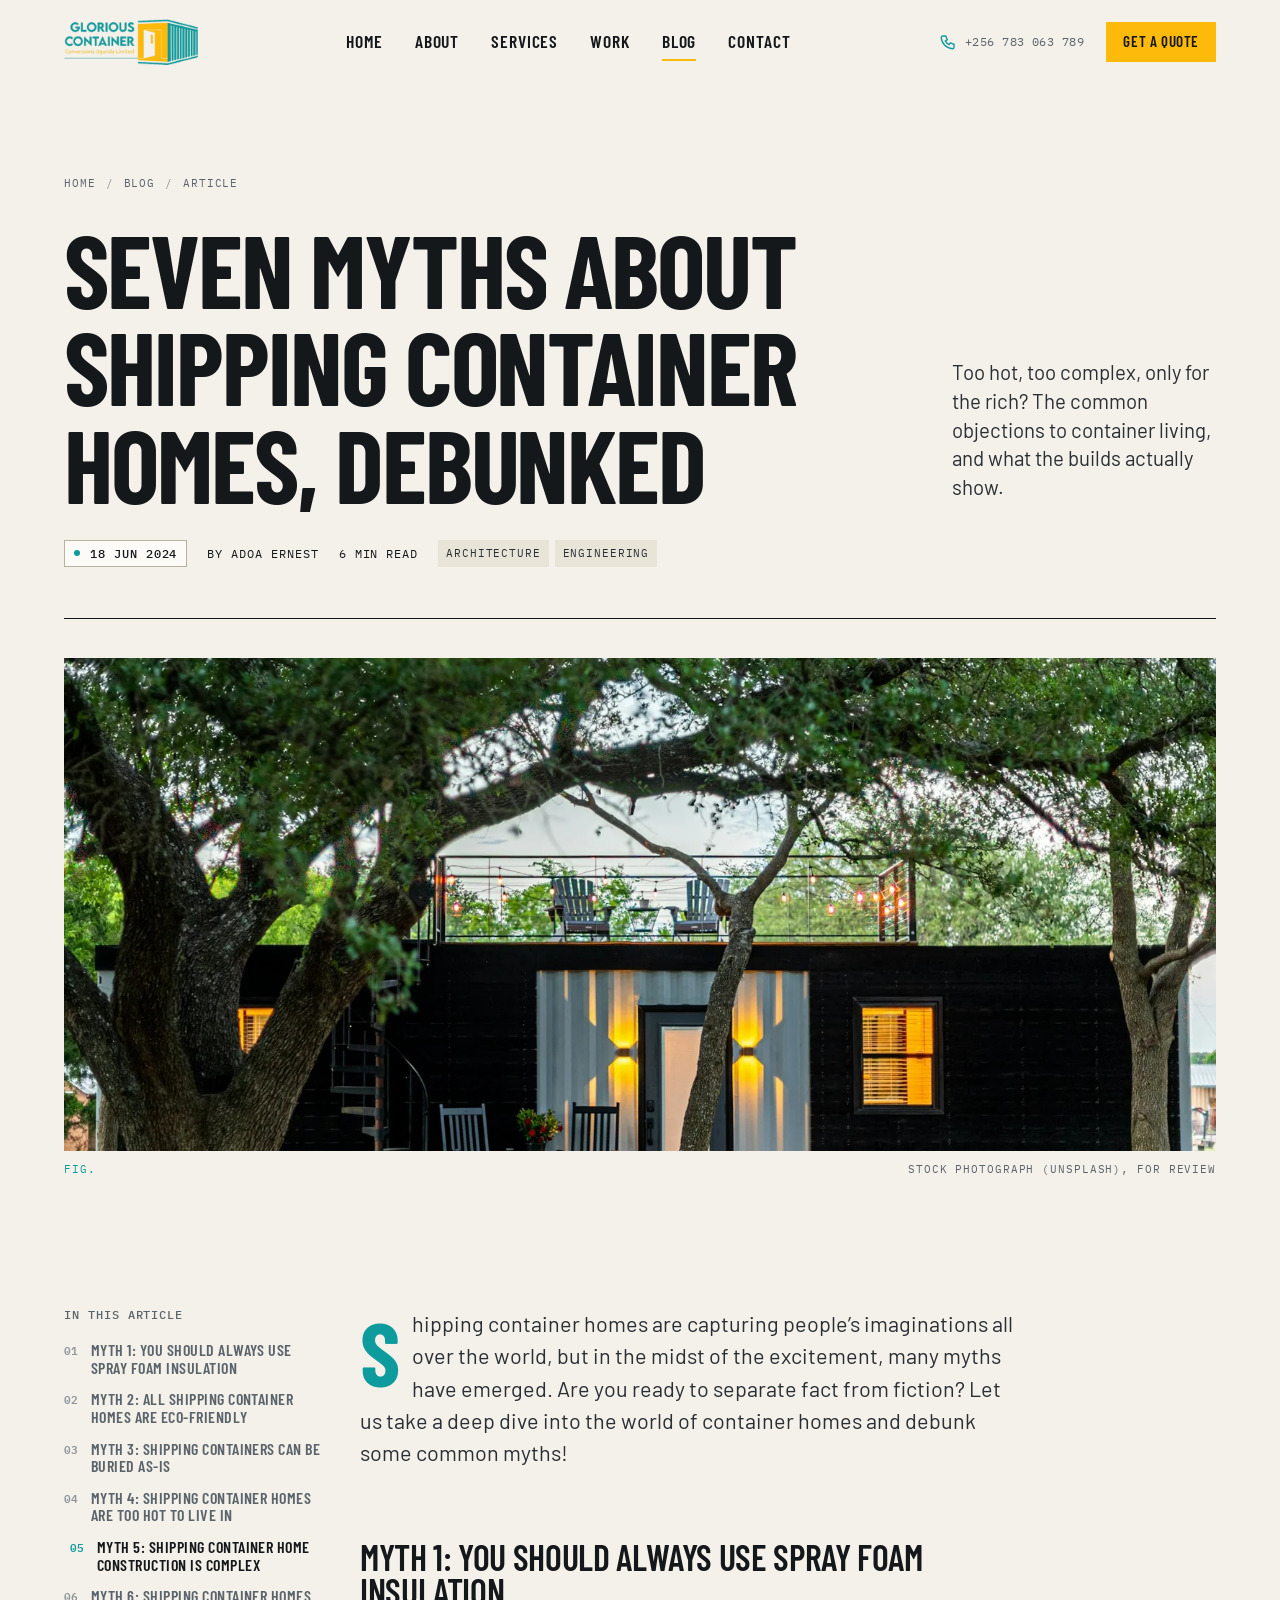
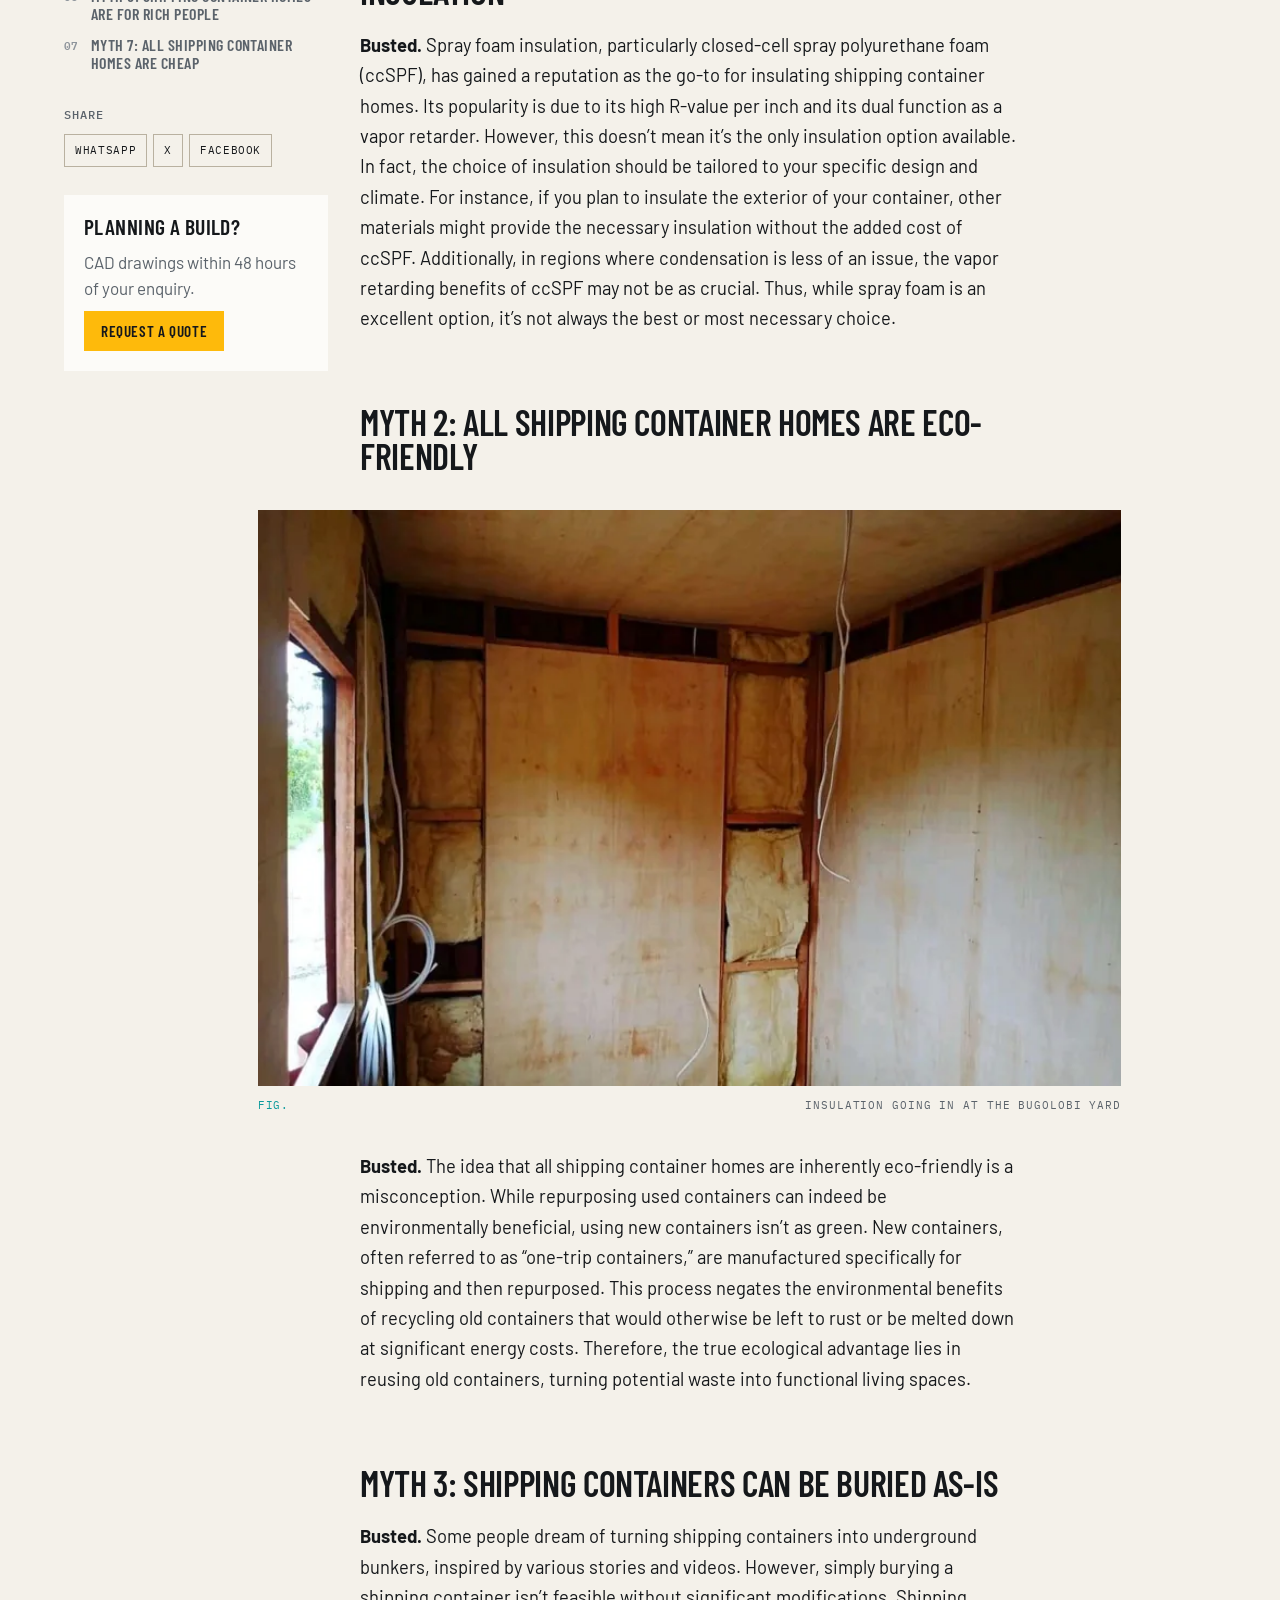
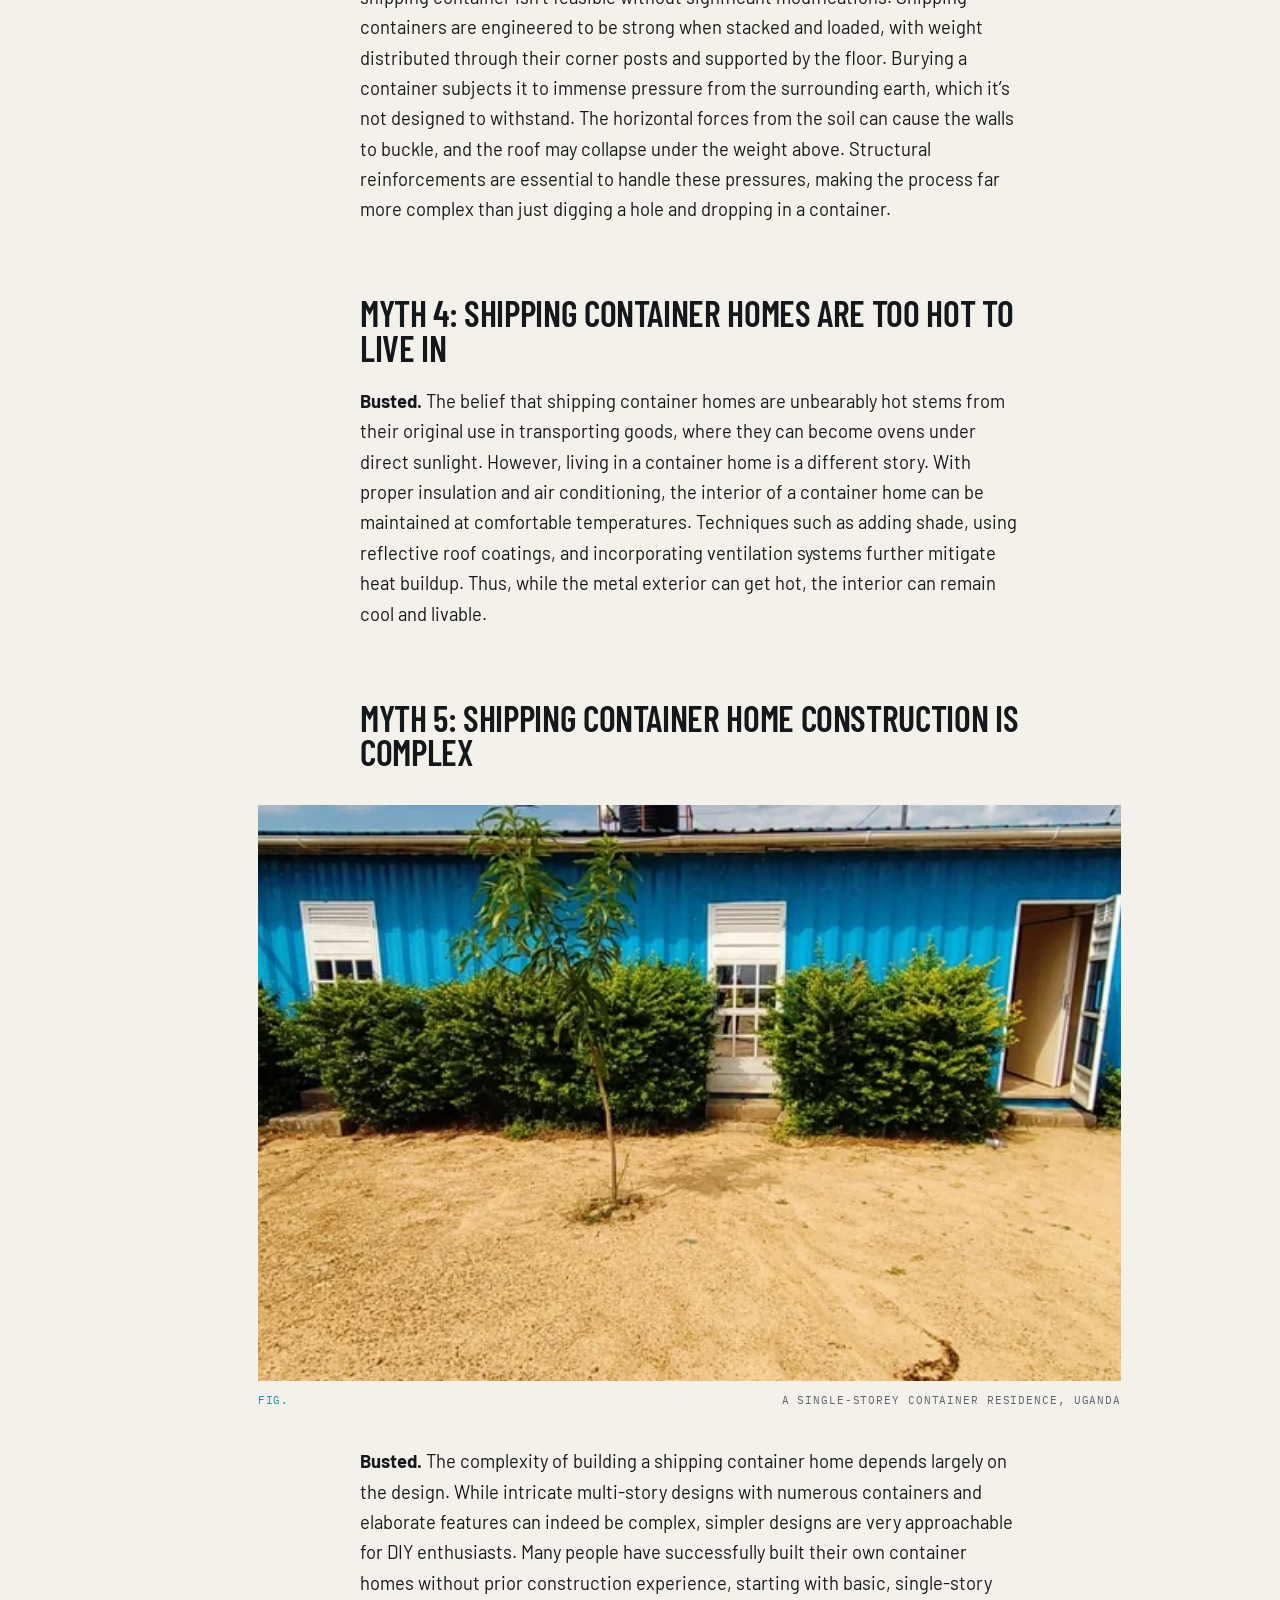
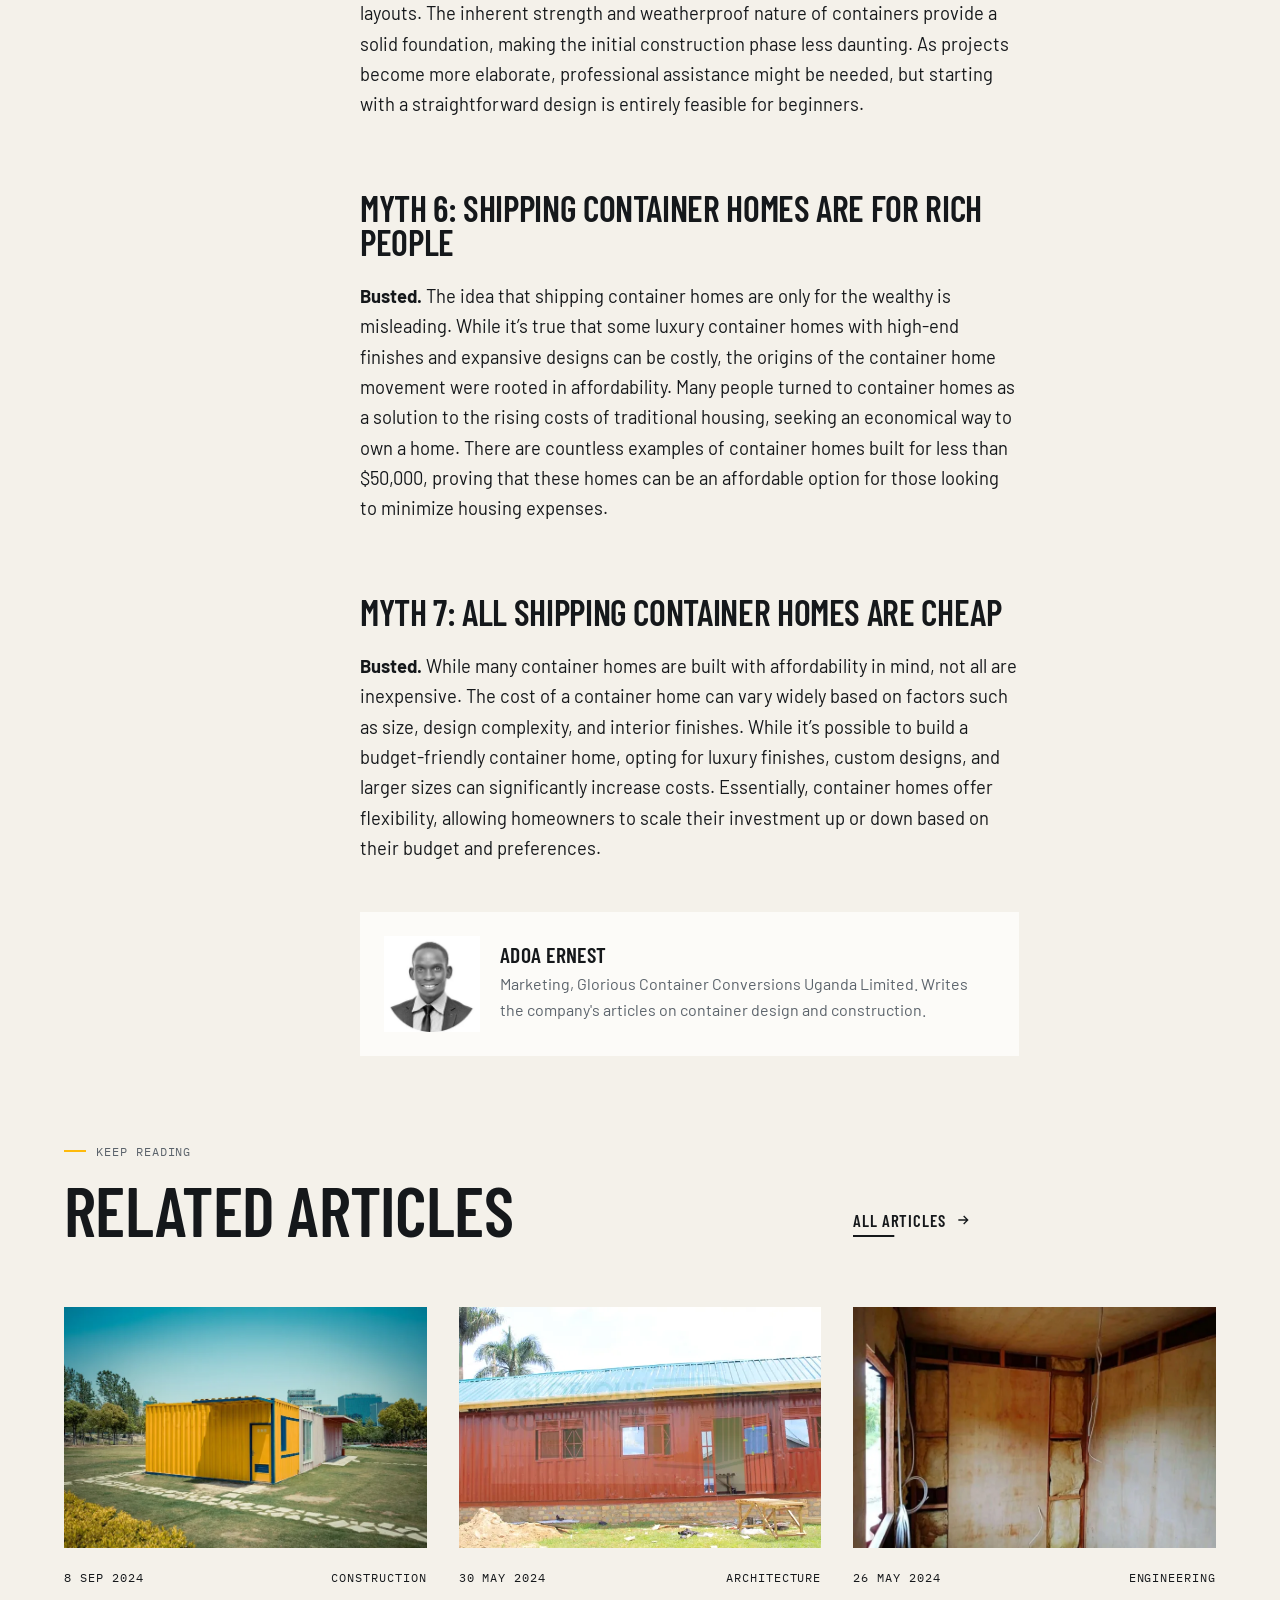
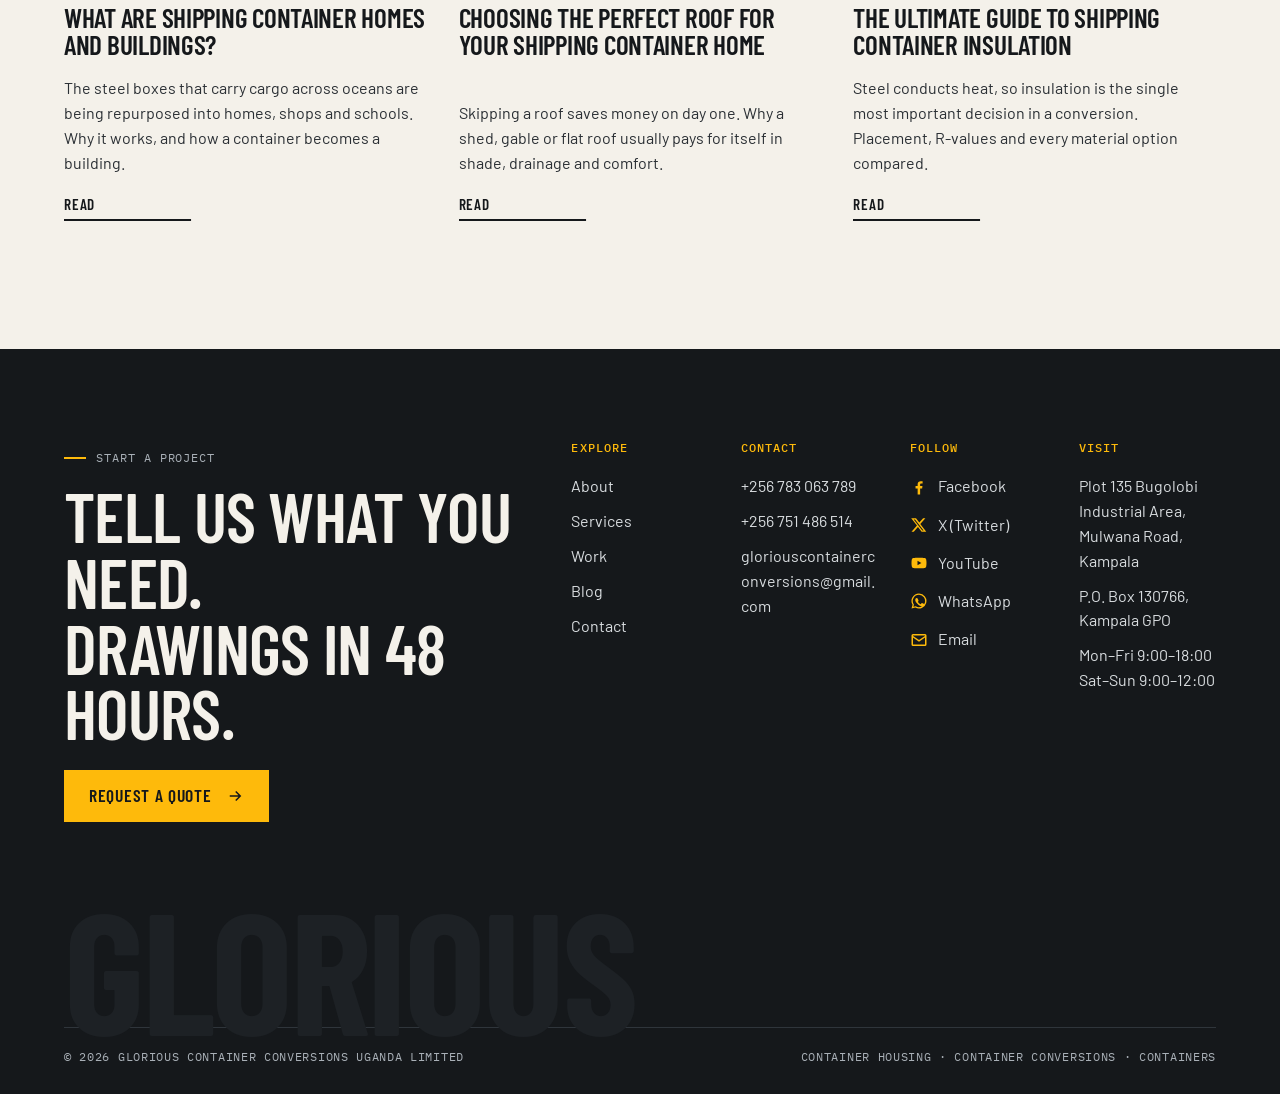
<file: pages/blog/seven-myths-about-container-homes.html>
<!doctype html>
<html lang="en" class="no-js">
<head>
<meta charset="utf-8">
<meta name="viewport" content="width=device-width, initial-scale=1">
<title>Seven myths about shipping container homes, debunked | Glorious Container Conversions</title>
<meta name="description" content="Too hot, too complex, only for the rich? The common objections to container living, and what the builds actually show.">
<meta name="theme-color" content="#15181b">
<link rel="icon" href="../../assets/icons/favicon.svg" type="image/svg+xml">
<link rel="preconnect" href="https://fonts.googleapis.com">
<link rel="preconnect" href="https://fonts.gstatic.com" crossorigin>
<link href="https://fonts.googleapis.com/css2?family=Barlow+Condensed:wght@400;500;600;700&family=Barlow:wght@400;500;600&family=IBM+Plex+Mono:wght@400;500&display=swap" rel="stylesheet">
<link rel="stylesheet" href="../../assets/css/styles.css">
<link rel="stylesheet" href="../../assets/css/animations.css">
<link rel="stylesheet" href="../../assets/css/responsive.css">
<script>document.documentElement.classList.remove('no-js');</script>
</head>
<body data-page="blog">
<a class="skip-link" href="#main">Skip to content</a>
<noscript><div class="noscript-banner">JavaScript is off: the site still reads fully. Menus, gallery lightbox and form checks need JavaScript.</div></noscript>

<div class="loader" aria-hidden="true">
  <div class="loader-inner">
    <div class="word">Glorious <em>Container</em></div>
    <div class="bar"><i></i></div>
    <div class="mono">Bugolobi Industrial Area &middot; Kampala</div>
  </div>
</div>

<header class="site-header">
  <div class="wrap header-inner">
    <a class="brand" href="../../index.html" aria-label="Glorious Container Conversions, home">
      <img src="../../assets/icons/logo.png" alt="Glorious Container Conversions Uganda Limited" width="338" height="116">
    </a>
    <nav class="nav-primary" aria-label="Primary">
      <a href="../../index.html" data-nav="home">Home</a>
      <a href="../../pages/about.html" data-nav="about">About</a>
      <a href="../../pages/services.html" data-nav="services">Services</a>
      <a href="../../pages/projects.html" data-nav="projects">Work</a>
      <a href="../../pages/blog.html" data-nav="blog">Blog</a>
      <a href="../../pages/contact.html" data-nav="contact">Contact</a>
    </nav>
    <div class="header-cta">
      <a class="header-contact" href="tel:+256783063789"><svg viewBox="0 0 24 24" fill="none" stroke="currentColor" stroke-width="1.8" aria-hidden="true"><path d="M5 4h4l2 5-2.5 1.5a11 11 0 0 0 5 5L15 13l5 2v4a2 2 0 0 1-2 2A16 16 0 0 1 3 6a2 2 0 0 1 2-2z"/></svg><span>+256 783 063 789</span></a>
      <a class="btn btn-yellow btn-sm" href="../../pages/contact.html#quote">Get a quote</a>
      <button class="nav-toggle" type="button" aria-expanded="false" aria-controls="nav-drawer" aria-label="Open menu"><span></span><span></span><span></span></button>
    </div>
  </div>
</header>

<div class="nav-drawer" id="nav-drawer">
  <div class="corrugated"></div>
  <ul>
    <li><a href="../../index.html" data-nav="home"><span class="index">01</span>Home</a></li>
    <li><a href="../../pages/about.html" data-nav="about"><span class="index">02</span>About</a></li>
    <li><a href="../../pages/services.html" data-nav="services"><span class="index">03</span>Services</a></li>
    <li><a href="../../pages/projects.html" data-nav="projects"><span class="index">04</span>Work</a></li>
    <li><a href="../../pages/blog.html" data-nav="blog"><span class="index">05</span>Blog</a></li>
    <li><a href="../../pages/contact.html" data-nav="contact"><span class="index">06</span>Contact</a></li>
  </ul>
  <div class="nav-drawer-foot">
    <a href="tel:+256783063789">+256 783 063 789</a>
    <a href="mailto:gloriouscontainerconversions@gmail.com">gloriouscontainerconversions@gmail.com</a>
    <span>Plot 135 Bugolobi Industrial Area, Mulwana Road, Kampala</span>
    <a class="btn btn-yellow" href="../../pages/contact.html#quote">Request a quote</a>
  </div>
</div>

<main id="main">
<section class="wrap page-hero article-hero">
  <nav class="breadcrumb" aria-label="Breadcrumb"><a href="../../index.html">Home</a><span><a href="../blog.html">Blog</a></span><span>Article</span></nav>
  <h1 class="split-words">Seven myths about shipping container homes, debunked</h1>
  <div class="lede" data-reveal="up"><p>Too hot, too complex, only for the rich? The common objections to container living, and what the builds actually show.</p></div>
  <div class="article-meta" data-reveal="up">
    <span class="plate"><span class="dot"></span><b>18 Jun 2024</b></span>
    <span class="mono">By Adoa Ernest</span>
    <span class="mono">6 min read</span>
    <span class="tags"><span class="tag">Architecture</span><span class="tag">Engineering</span></span>
  </div>
</section>

<section class="wrap article-cover">
  <figure>
    <div class="media ratio-21-9" data-reveal="wipe"><img src="../../assets/images/u-home-02-1600.webp" srcset="../../assets/images/u-home-02-800.webp 800w, ../../assets/images/u-home-02-1600.webp 1600w" sizes="(max-width: 960px) 100vw, 90vw" alt="A black container home under mature trees" width="1600" height="686" fetchpriority="high"></div>
    <figcaption class="caption"><span>Stock photograph (Unsplash), for review</span></figcaption>
  </figure>
</section>

<section class="section-tight">
  <div class="wrap article-layout">
    <aside class="article-side">
      <div class="side-block">
        <h2 class="mono">In this article</h2>
        <ol class="toc" data-spy><li><a href="#myth-1-you-should-always-use-spray-foam-insulation">Myth 1: You Should ALWAYS Use Spray Foam Insulation</a></li><li><a href="#myth-2-all-shipping-container-homes-are-eco-friendly">Myth 2: All Shipping Container Homes Are Eco-Friendly</a></li><li><a href="#myth-3-shipping-containers-can-be-buried-as-is">Myth 3: Shipping Containers Can Be Buried As-Is</a></li><li><a href="#myth-4-shipping-container-homes-are-too-hot-to-live-in">Myth 4: Shipping Container Homes Are Too Hot To Live In</a></li><li><a href="#myth-5-shipping-container-home-construction-is-complex">Myth 5: Shipping Container Home Construction Is Complex</a></li><li><a href="#myth-6-shipping-container-homes-are-for-rich-people">Myth 6: Shipping Container Homes Are For Rich People</a></li><li><a href="#myth-7-all-shipping-container-homes-are-cheap">Myth 7: All Shipping Container Homes Are Cheap</a></li></ol>
      </div>
      <div class="side-block">
        <h2 class="mono">Share</h2>
        <ul class="share">
          <li><a href="https://wa.me/?text=Seven%20myths%20about%20shipping%20container%20homes%2C%20debunked%20%E2%80%94%20Glorious%20Container%20Conversions" target="_blank" rel="noopener">WhatsApp</a></li>
          <li><a href="https://x.com/intent/tweet?text=Seven%20myths%20about%20shipping%20container%20homes%2C%20debunked%20%E2%80%94%20Glorious%20Container%20Conversions" target="_blank" rel="noopener">X</a></li>
          <li><a href="https://www.facebook.com/sharer/sharer.php?u=Seven%20myths%20about%20shipping%20container%20homes%2C%20debunked%20%E2%80%94%20Glorious%20Container%20Conversions" target="_blank" rel="noopener">Facebook</a></li>
        </ul>
      </div>
      <div class="side-block side-cta">
        <p class="h4">Planning a build?</p>
        <p class="muted">CAD drawings within 48 hours of your enquiry.</p>
        <a class="btn btn-yellow btn-sm" href="../contact.html#quote">Request a quote</a>
      </div>
    </aside>
    <article class="prose">
      <p>Shipping container homes are capturing people’s imaginations all over the world, but in the midst of the excitement, many myths have emerged. Are you ready to separate fact from fiction? Let us take a deep dive into the world of container homes and debunk some common myths!</p>
<h2 id="myth-1-you-should-always-use-spray-foam-insulation">Myth 1: You Should ALWAYS Use Spray Foam Insulation</h2>
<p><b>Busted.</b> Spray foam insulation, particularly closed-cell spray polyurethane foam (ccSPF), has gained a reputation as the go-to for insulating shipping container homes. Its popularity is due to its high R-value per inch and its dual function as a vapor retarder. However, this doesn’t mean it’s the only insulation option available. In fact, the choice of insulation should be tailored to your specific design and climate. For instance, if you plan to insulate the exterior of your container, other materials might provide the necessary insulation without the added cost of ccSPF. Additionally, in regions where condensation is less of an issue, the vapor retarding benefits of ccSPF may not be as crucial. Thus, while spray foam is an excellent option, it’s not always the best or most necessary choice.</p>
<h2 id="myth-2-all-shipping-container-homes-are-eco-friendly">Myth 2: All Shipping Container Homes Are Eco-Friendly</h2>
<figure class="wide"><div class="media ratio-3-2"><img src="../../assets/images/insulation-01-800.webp" srcset="../../assets/images/insulation-01-800.webp 800w, ../../assets/images/insulation-01-1600.webp 1600w" sizes="(max-width: 960px) 100vw, 40vw" alt="Insulation batts fitted between timber studs inside a container" loading="lazy" decoding="async"></div><figcaption class="caption"><span>Insulation going in at the Bugolobi yard</span></figcaption></figure>
<p><b>Busted.</b> The idea that all shipping container homes are inherently eco-friendly is a misconception. While repurposing used containers can indeed be environmentally beneficial, using new containers isn’t as green. New containers, often referred to as “one-trip containers,” are manufactured specifically for shipping and then repurposed. This process negates the environmental benefits of recycling old containers that would otherwise be left to rust or be melted down at significant energy costs. Therefore, the true ecological advantage lies in reusing old containers, turning potential waste into functional living spaces.</p>
<h2 id="myth-3-shipping-containers-can-be-buried-as-is">Myth 3: Shipping Containers Can Be Buried As-Is</h2>
<p><b>Busted.</b> Some people dream of turning shipping containers into underground bunkers, inspired by various stories and videos. However, simply burying a shipping container isn’t feasible without significant modifications. Shipping containers are engineered to be strong when stacked and loaded, with weight distributed through their corner posts and supported by the floor. Burying a container subjects it to immense pressure from the surrounding earth, which it’s not designed to withstand. The horizontal forces from the soil can cause the walls to buckle, and the roof may collapse under the weight above. Structural reinforcements are essential to handle these pressures, making the process far more complex than just digging a hole and dropping in a container.</p>
<h2 id="myth-4-shipping-container-homes-are-too-hot-to-live-in">Myth 4: Shipping Container Homes Are Too Hot To Live In</h2>
<p><b>Busted.</b> The belief that shipping container homes are unbearably hot stems from their original use in transporting goods, where they can become ovens under direct sunlight. However, living in a container home is a different story. With proper insulation and air conditioning, the interior of a container home can be maintained at comfortable temperatures. Techniques such as adding shade, using reflective roof coatings, and incorporating ventilation systems further mitigate heat buildup. Thus, while the metal exterior can get hot, the interior can remain cool and livable.</p>
<h2 id="myth-5-shipping-container-home-construction-is-complex">Myth 5: Shipping Container Home Construction Is Complex</h2>
<figure class="wide"><div class="media ratio-3-2"><img src="../../assets/images/home-blue-01-800.webp" srcset="../../assets/images/home-blue-01-800.webp 800w, ../../assets/images/home-blue-01-1600.webp 1600w" sizes="(max-width: 960px) 100vw, 40vw" alt="Blue single-storey container home with a garden hedge" loading="lazy" decoding="async"></div><figcaption class="caption"><span>A single-storey container residence, Uganda</span></figcaption></figure>
<p><b>Busted.</b> The complexity of building a shipping container home depends largely on the design. While intricate multi-story designs with numerous containers and elaborate features can indeed be complex, simpler designs are very approachable for DIY enthusiasts. Many people have successfully built their own container homes without prior construction experience, starting with basic, single-story layouts. The inherent strength and weatherproof nature of containers provide a solid foundation, making the initial construction phase less daunting. As projects become more elaborate, professional assistance might be needed, but starting with a straightforward design is entirely feasible for beginners.</p>
<h2 id="myth-6-shipping-container-homes-are-for-rich-people">Myth 6: Shipping Container Homes Are For Rich People</h2>
<p><b>Busted.</b> The idea that shipping container homes are only for the wealthy is misleading. While it’s true that some luxury container homes with high-end finishes and expansive designs can be costly, the origins of the container home movement were rooted in affordability. Many people turned to container homes as a solution to the rising costs of traditional housing, seeking an economical way to own a home. There are countless examples of container homes built for less than $50,000, proving that these homes can be an affordable option for those looking to minimize housing expenses.</p>
<h2 id="myth-7-all-shipping-container-homes-are-cheap">Myth 7: All Shipping Container Homes Are Cheap</h2>
<p><b>Busted.</b> While many container homes are built with affordability in mind, not all are inexpensive. The cost of a container home can vary widely based on factors such as size, design complexity, and interior finishes. While it’s possible to build a budget-friendly container home, opting for luxury finishes, custom designs, and larger sizes can significantly increase costs. Essentially, container homes offer flexibility, allowing homeowners to scale their investment up or down based on their budget and preferences.</p>
      <div class="author-card">
        <div class="media"><img src="../../assets/images/team-adoa-400.webp" alt="Portrait of Adoa Ernest" width="400" height="400" loading="lazy"></div>
        <div><p class="h4">Adoa Ernest</p><p class="muted">Marketing, Glorious Container Conversions Uganda Limited. Writes the company's articles on container design and construction.</p></div>
      </div>
    </article>
  </div>
</section>

<section class="section" style="padding-top:0">
  <div class="wrap">
    <div class="section-head">
      <div class="title"><p class="eyebrow" data-reveal="up">Keep reading</p><h2 class="split-words">Related articles</h2></div>
      <div class="aside" data-reveal="up"><a class="link" href="../blog.html">All articles <svg class="arrow" viewBox="0 0 24 24" fill="none" stroke="currentColor" stroke-width="2" aria-hidden="true"><path d="M5 12h14M13 6l6 6-6 6"/></svg></a></div>
    </div>
    <div class="articles"><article class="article" data-reveal="up"><a class="media ratio-3-2" href="../../pages/blog/what-are-shipping-container-homes.html" tabindex="-1" aria-hidden="true"><img src="../../assets/images/u-home-01-800.webp" alt="" loading="lazy" decoding="async"></a><div class="meta mono"><span>8 Sep 2024</span><span>Construction</span></div><h3><a href="../../pages/blog/what-are-shipping-container-homes.html">What are shipping container homes and buildings?</a></h3><p>The steel boxes that carry cargo across oceans are being repurposed into homes, shops and schools. Why it works, and how a container becomes a building.</p><a class="link" href="../../pages/blog/what-are-shipping-container-homes.html">Read</a></article><article class="article" data-reveal="up" data-delay="120"><a class="media ratio-3-2" href="../../pages/blog/choosing-the-perfect-roof.html" tabindex="-1" aria-hidden="true"><img src="../../assets/images/home-red-after-800.webp" alt="" loading="lazy" decoding="async"></a><div class="meta mono"><span>30 May 2024</span><span>Architecture</span></div><h3><a href="../../pages/blog/choosing-the-perfect-roof.html">Choosing the perfect roof for your shipping container home</a></h3><p>Skipping a roof saves money on day one. Why a shed, gable or flat roof usually pays for itself in shade, drainage and comfort.</p><a class="link" href="../../pages/blog/choosing-the-perfect-roof.html">Read</a></article><article class="article" data-reveal="up" data-delay="240"><a class="media ratio-3-2" href="../../pages/blog/ultimate-guide-to-container-insulation.html" tabindex="-1" aria-hidden="true"><img src="../../assets/images/insulation-01-800.webp" alt="" loading="lazy" decoding="async"></a><div class="meta mono"><span>26 May 2024</span><span>Engineering</span></div><h3><a href="../../pages/blog/ultimate-guide-to-container-insulation.html">The ultimate guide to shipping container insulation</a></h3><p>Steel conducts heat, so insulation is the single most important decision in a conversion. Placement, R-values and every material option compared.</p><a class="link" href="../../pages/blog/ultimate-guide-to-container-insulation.html">Read</a></article></div>
  </div>
</section>
</main>

<footer class="site-footer corrugated">
  <div class="wrap">
    <div class="footer-top">
      <div class="footer-cta">
        <p class="eyebrow" style="--line:#2f353b">Start a project</p>
        <h2 class="h2" style="margin-top:18px">Tell us what you need.<br>Drawings in 48 hours.</h2>
        <a class="btn btn-yellow" href="../../pages/contact.html#quote">Request a quote <svg class="arrow" viewBox="0 0 24 24" fill="none" stroke="currentColor" stroke-width="2" aria-hidden="true"><path d="M5 12h14M13 6l6 6-6 6"/></svg></a>
      </div>
      <div class="footer-col">
        <h4>Explore</h4>
        <ul>
          <li><a href="../../pages/about.html">About</a></li>
          <li><a href="../../pages/services.html">Services</a></li>
          <li><a href="../../pages/projects.html">Work</a></li>
          <li><a href="../../pages/blog.html">Blog</a></li>
          <li><a href="../../pages/contact.html">Contact</a></li>
        </ul>
      </div>
      <div class="footer-col">
        <h4>Contact</h4>
        <ul>
          <li><a href="tel:+256783063789">+256 783 063 789</a></li>
          <li><a href="tel:+256751486514">+256 751 486 514</a></li>
          <li><a href="mailto:gloriouscontainerconversions@gmail.com" style="word-break:break-all">gloriouscontainerconversions@gmail.com</a></li>
        </ul>
      </div>
      <div class="footer-col footer-social">
        <h4>Follow</h4>
        <ul class="social-list">
          <li><a href="https://www.facebook.com/GloriousContainerConversionsUgandaLtd" target="_blank" rel="noopener"><svg viewBox="0 0 24 24" fill="currentColor" aria-hidden="true"><path d="M13.5 22v-8h2.7l.4-3.2h-3.1V8.8c0-.9.3-1.6 1.6-1.6h1.7V4.3c-.3 0-1.3-.1-2.5-.1-2.5 0-4.1 1.5-4.1 4.2v2.4H7.4V14h2.8v8z"/></svg>Facebook</a></li>
          <li><a href="https://x.com/GloriousCUg" target="_blank" rel="noopener"><svg viewBox="0 0 24 24" fill="currentColor" aria-hidden="true"><path d="M17.5 3h3l-6.8 7.8L21.7 21h-6.2l-4.9-6.3L5 21H2l7.3-8.3L1.6 3h6.4l4.4 5.8zm-1.1 16.2h1.7L6.7 4.7H4.9z"/></svg>X (Twitter)</a></li>
          <li><a href="https://www.youtube.com/channel/UC0tNDjVGvpX_ql-baC46UOw" target="_blank" rel="noopener"><svg viewBox="0 0 24 24" fill="currentColor" aria-hidden="true"><path d="M21.6 7.2a2.5 2.5 0 0 0-1.8-1.8C18.2 5 12 5 12 5s-6.2 0-7.8.4A2.5 2.5 0 0 0 2.4 7.2 26 26 0 0 0 2 12a26 26 0 0 0 .4 4.8 2.5 2.5 0 0 0 1.8 1.8c1.6.4 7.8.4 7.8.4s6.2 0 7.8-.4a2.5 2.5 0 0 0 1.8-1.8A26 26 0 0 0 22 12a26 26 0 0 0-.4-4.8zM10 15V9l5.2 3z"/></svg>YouTube</a></li>
          <li><a href="https://wa.me/256783063789" target="_blank" rel="noopener"><svg viewBox="0 0 24 24" fill="currentColor" aria-hidden="true"><path d="M12 2a10 10 0 0 0-8.6 15.1L2 22l5-1.3A10 10 0 1 0 12 2zm0 1.8a8.2 8.2 0 1 1-4.2 15.3l-.3-.2-3 .8.8-2.9-.2-.3A8.2 8.2 0 0 1 12 3.8zm-3.3 4.3c-.2 0-.5 0-.7.3-.3.3-1 1-1 2.4s1 2.8 1.2 3c.1.2 2 3.2 5 4.4 2.4 1 2.9.8 3.4.7.5 0 1.7-.7 1.9-1.4.2-.7.2-1.2.2-1.4-.1-.1-.3-.2-.6-.3l-2-1c-.3-.1-.5-.1-.7.2l-.9 1.1c-.2.2-.3.2-.6.1a6.6 6.6 0 0 1-3.3-2.9c-.2-.4.3-.4.8-1.3.1-.2 0-.4 0-.5L10.4 9c-.2-.6-.5-.5-.7-.5z"/></svg>WhatsApp</a></li>
          <li><a href="mailto:gloriouscontainerconversions@gmail.com"><svg viewBox="0 0 24 24" fill="none" stroke="currentColor" stroke-width="2" aria-hidden="true"><rect x="3" y="5" width="18" height="14" rx="1"/><path d="m3 7 9 6 9-6"/></svg>Email</a></li>
        </ul>
      </div>
      <div class="footer-col">
        <h4>Visit</h4>
        <ul>
          <li>Plot 135 Bugolobi Industrial Area, Mulwana Road, Kampala</li>
          <li>P.O. Box 130766, Kampala GPO</li>
          <li>Mon–Fri 9:00–18:00<br>Sat–Sun 9:00–12:00</li>
        </ul>
      </div>
    </div>
    <div class="footer-wordmark" aria-hidden="true">Glorious</div>
    <div class="footer-bottom">
      <span>&copy; <span data-year>2026</span> Glorious Container Conversions Uganda Limited</span>
      <span>Container housing &middot; Container conversions &middot; Containers</span>
    </div>
  </div>
</footer>

<a class="to-top" href="#main" aria-label="Back to top"><span class="icon-btn"><svg viewBox="0 0 24 24" fill="none" stroke="currentColor" stroke-width="2" aria-hidden="true"><path d="M12 19V5M6 11l6-6 6 6"/></svg></span></a>

<script src="../../assets/js/main.js"></script>
<script src="../../assets/js/navigation.js"></script>

</body>
</html>
</file>
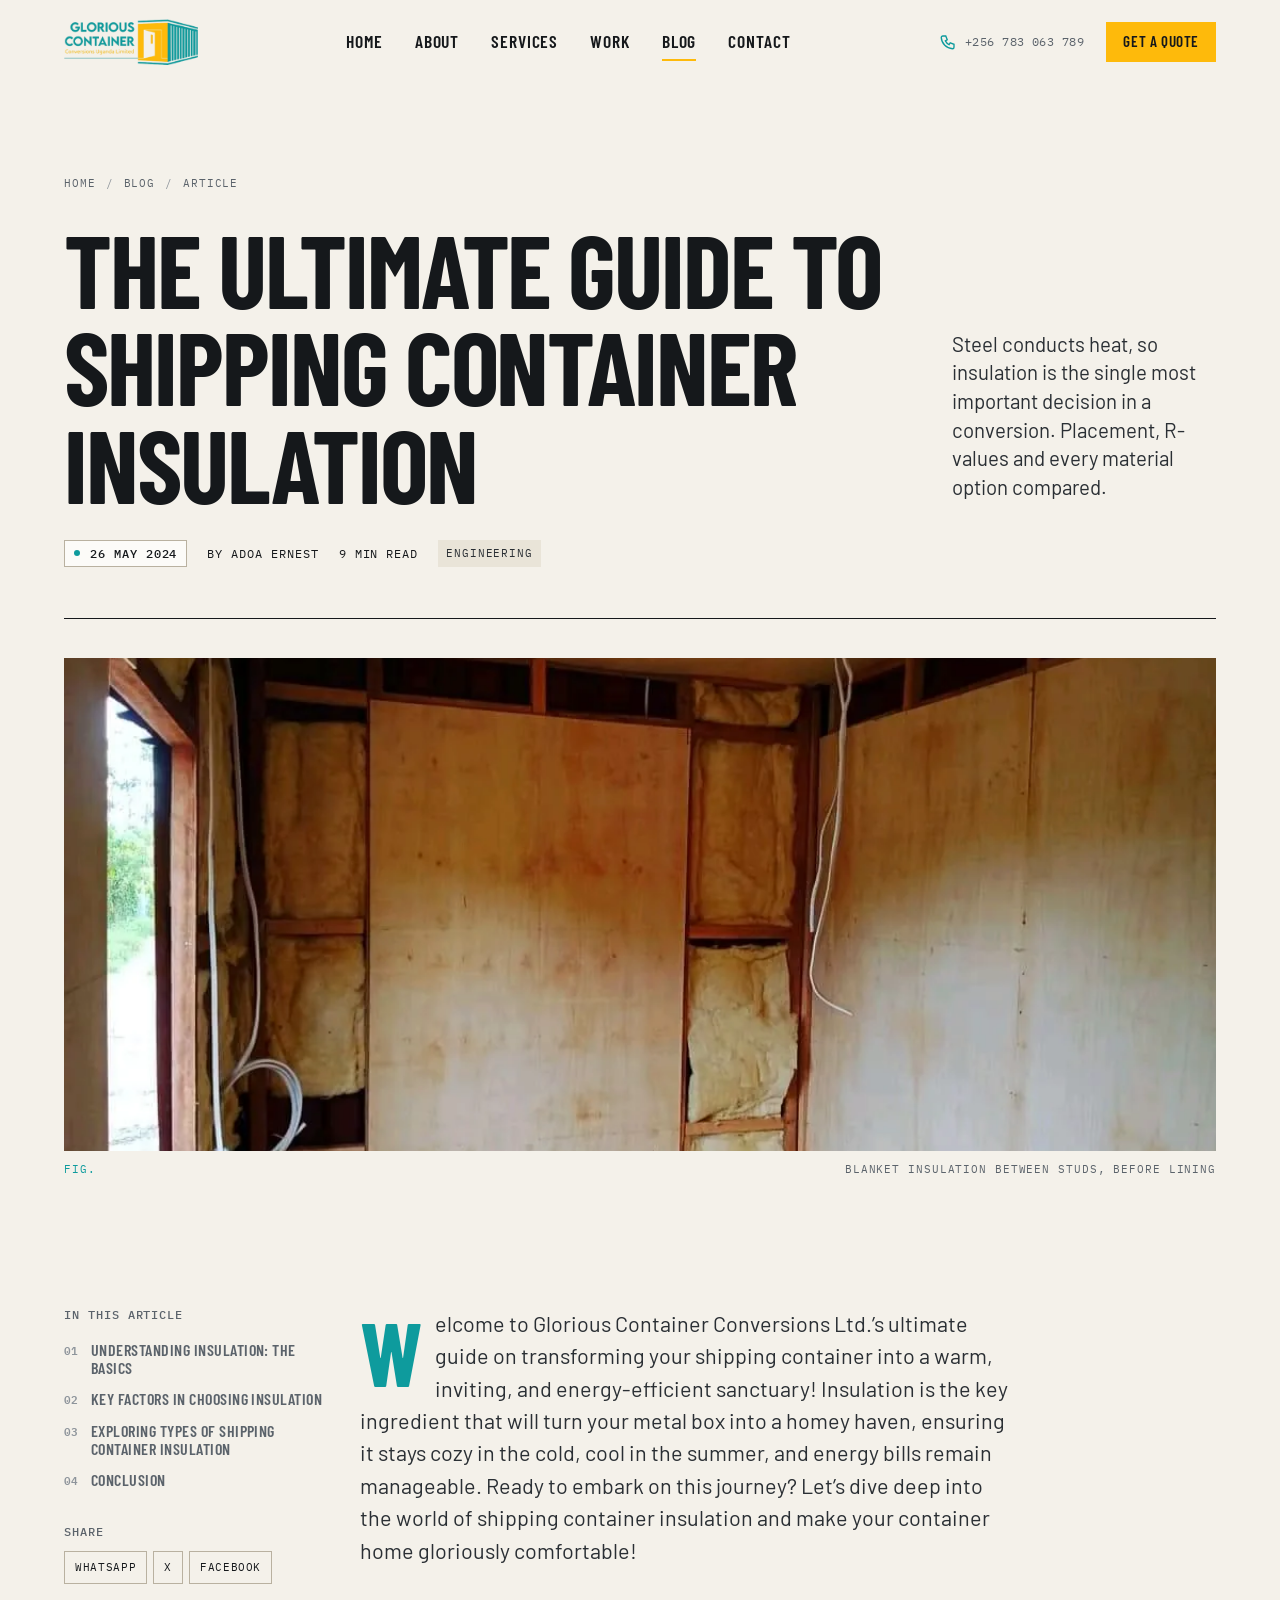
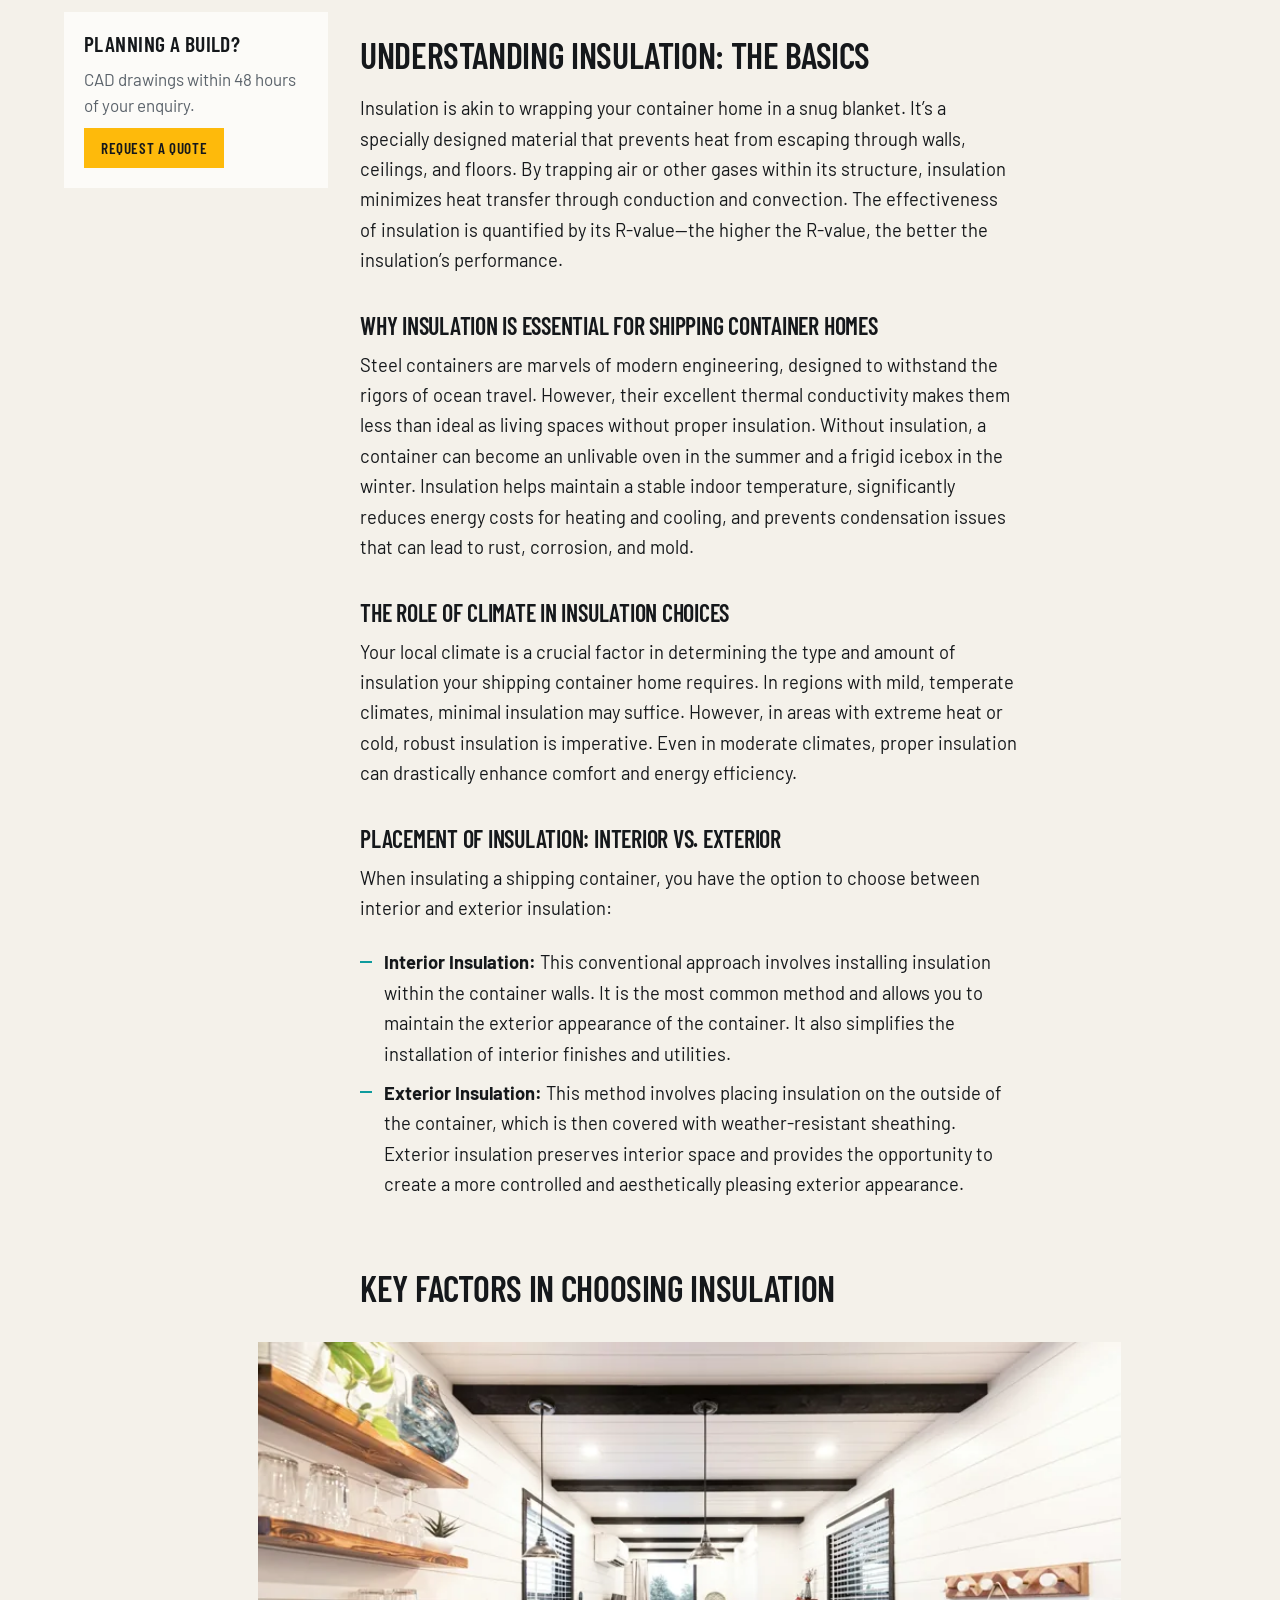
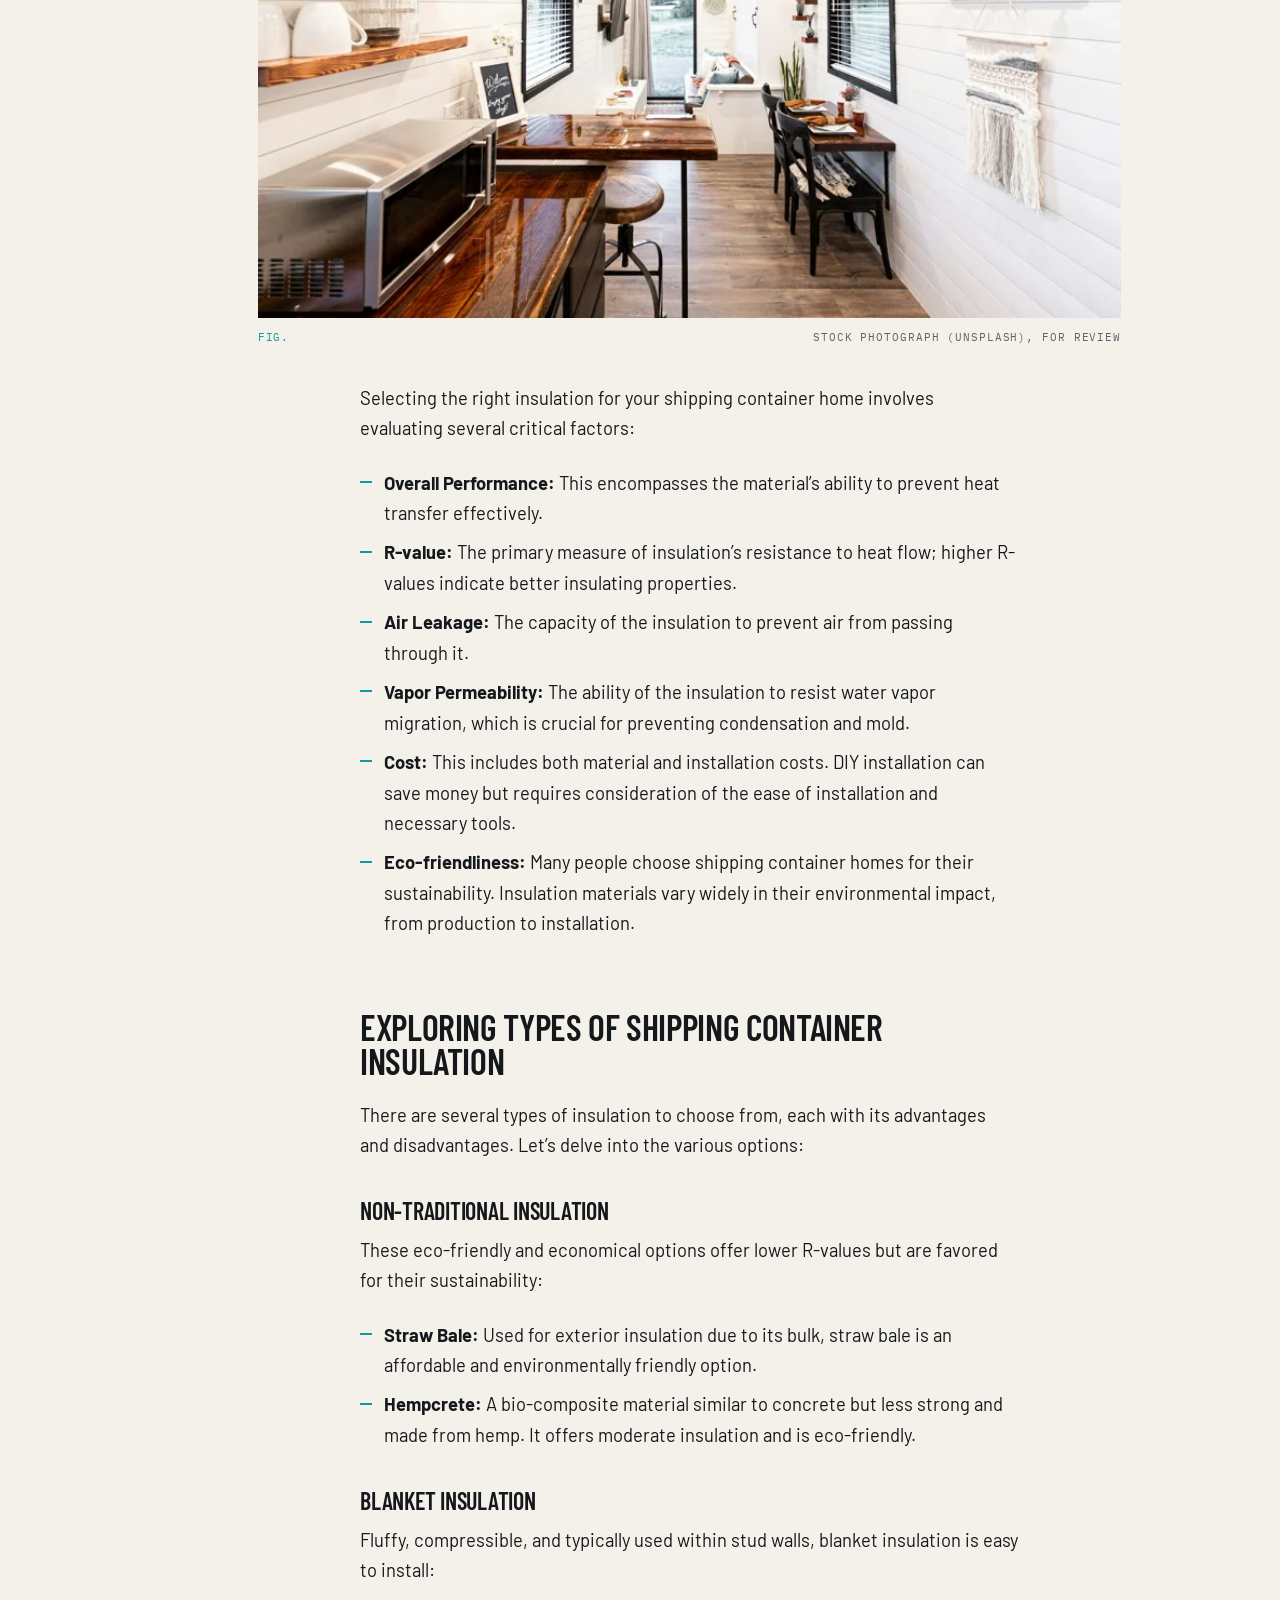
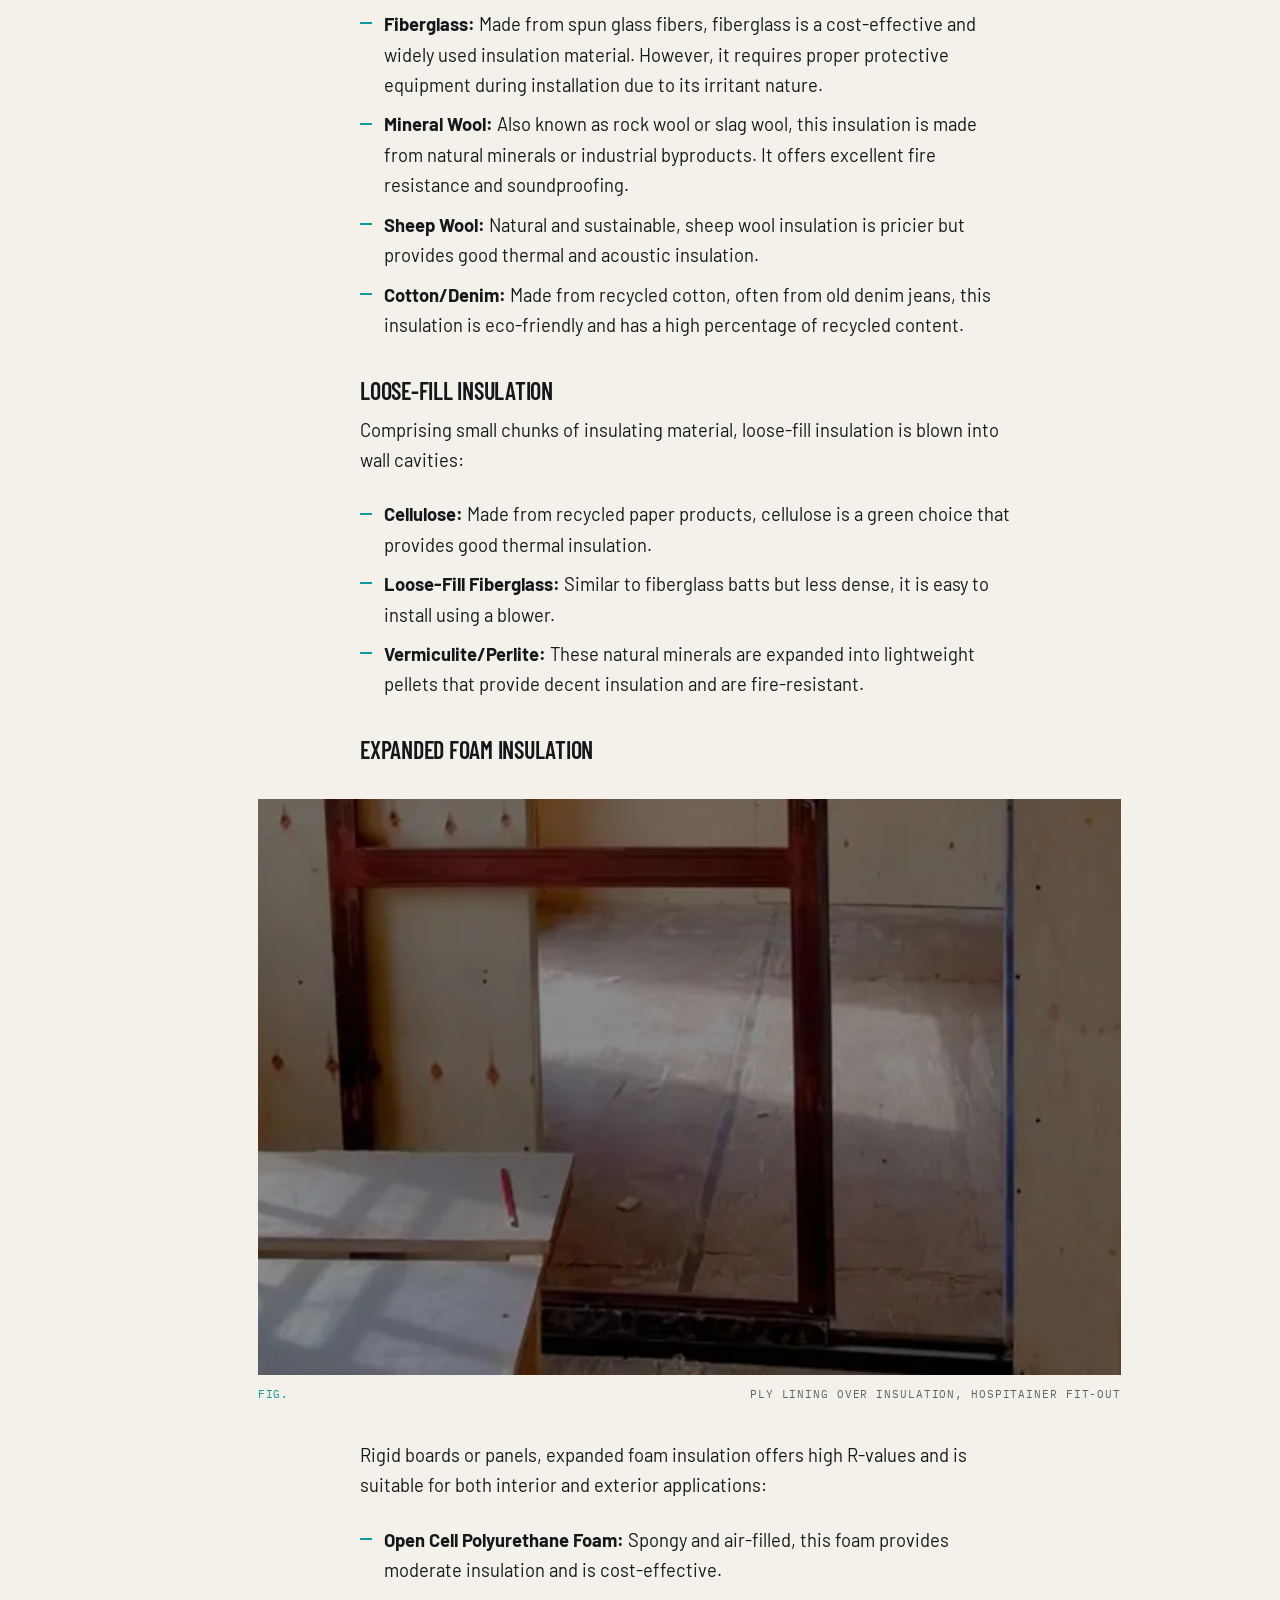
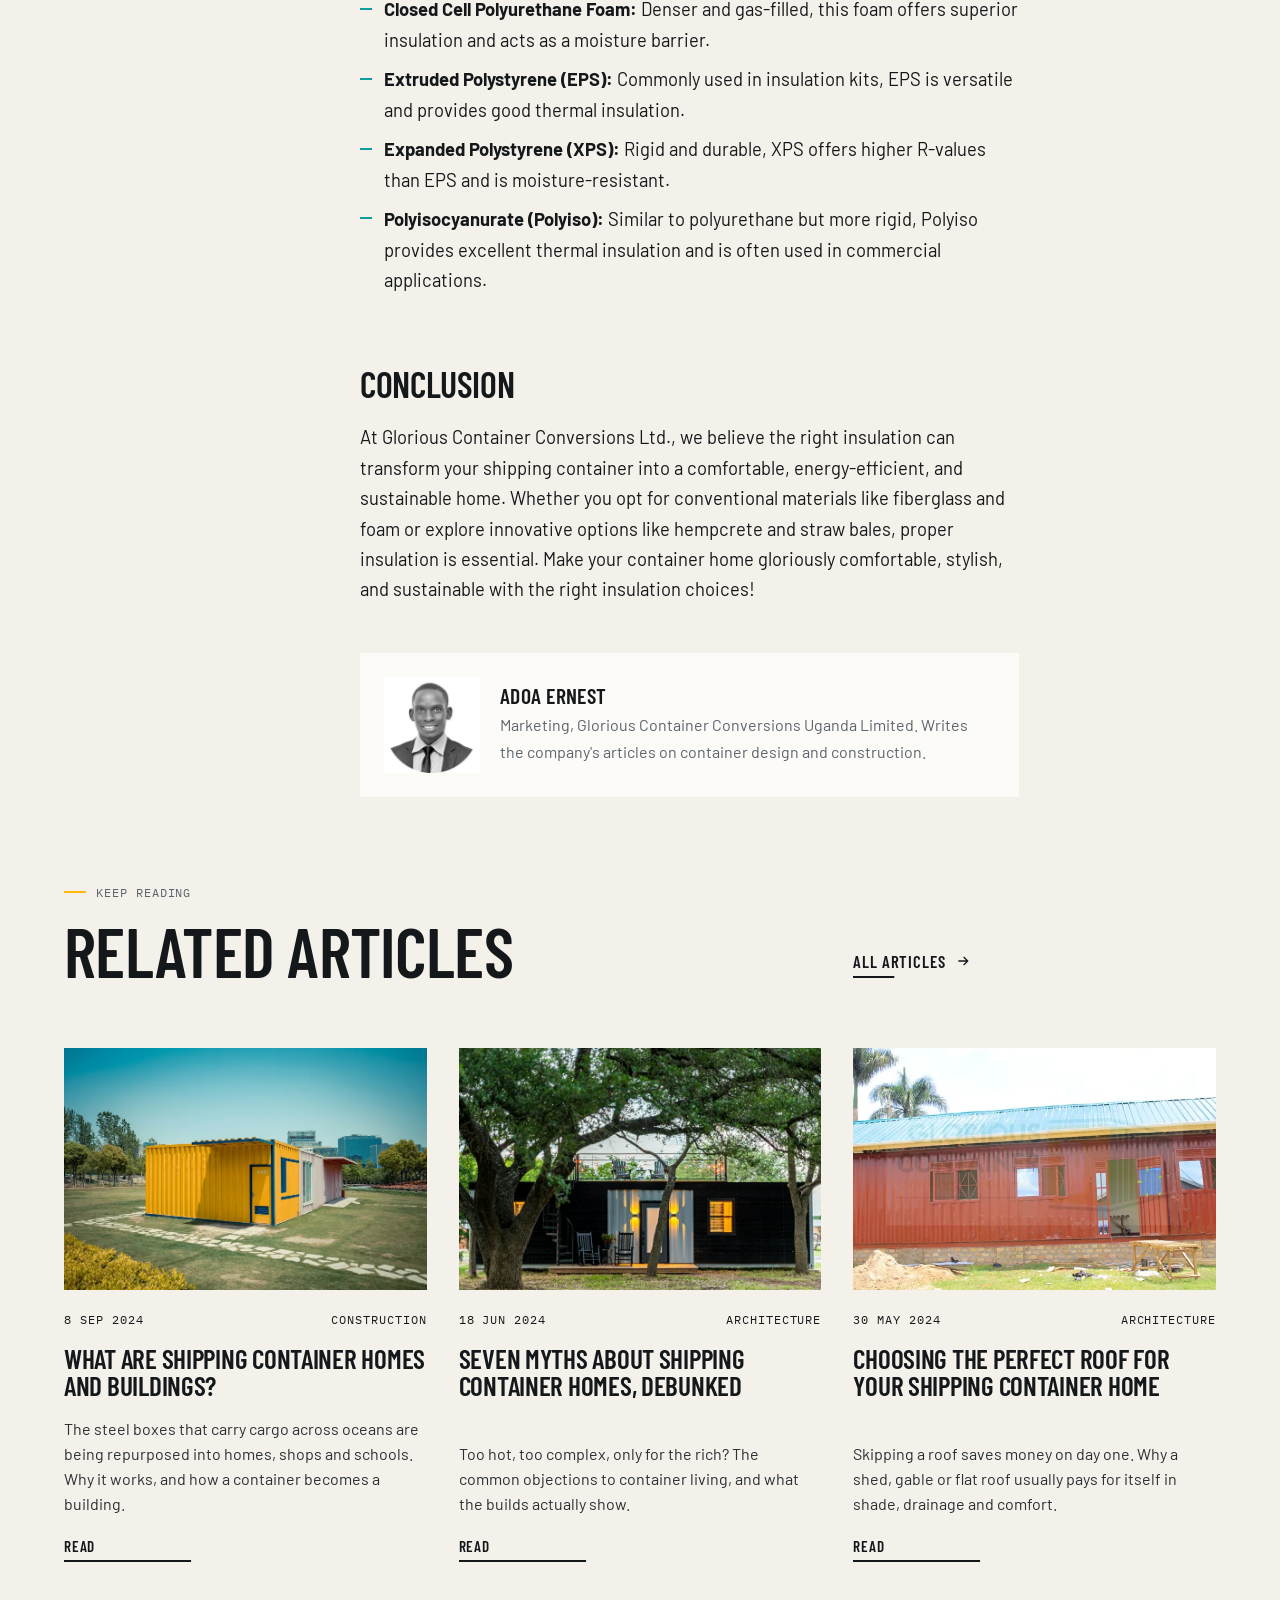
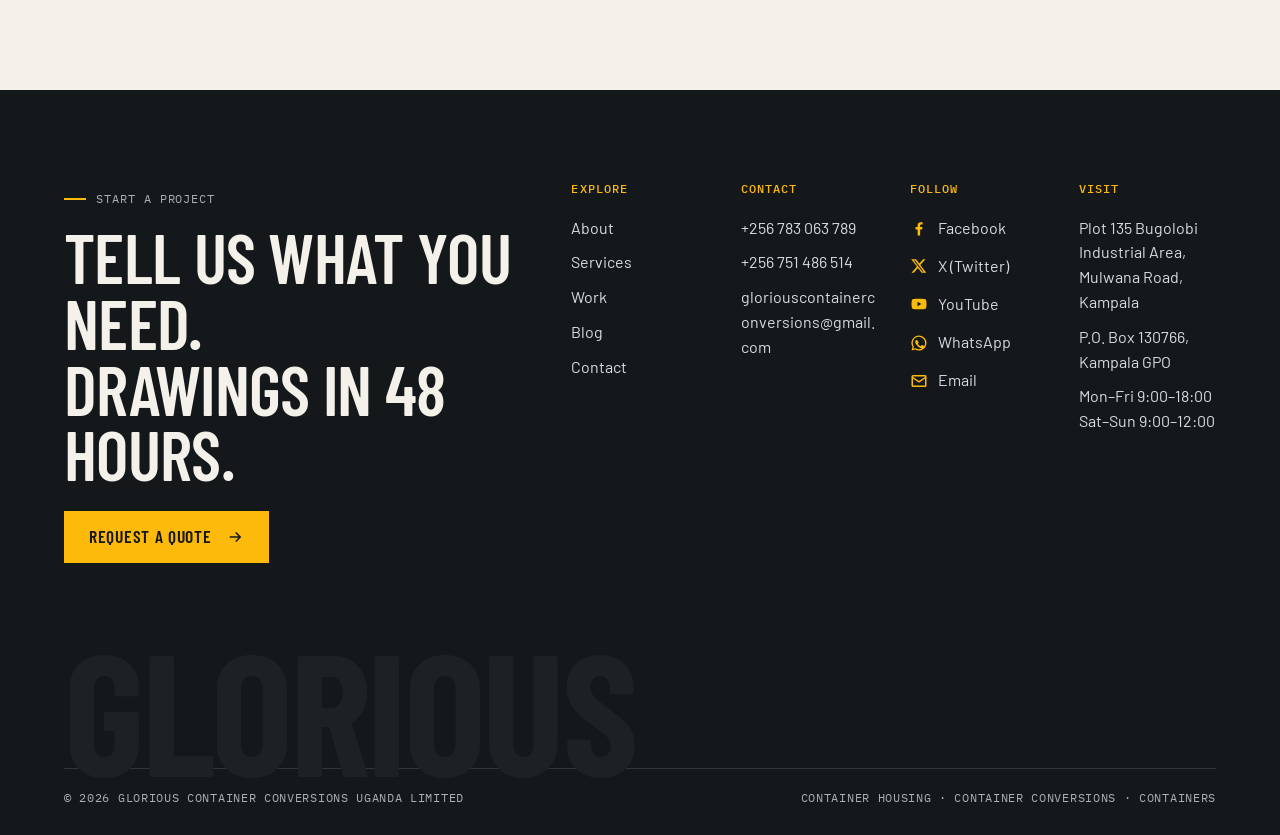
<file: pages/blog/ultimate-guide-to-container-insulation.html>
<!doctype html>
<html lang="en" class="no-js">
<head>
<meta charset="utf-8">
<meta name="viewport" content="width=device-width, initial-scale=1">
<title>The ultimate guide to shipping container insulation | Glorious Container Conversions</title>
<meta name="description" content="Steel conducts heat, so insulation is the single most important decision in a conversion. Placement, R-values and every material option compared.">
<meta name="theme-color" content="#15181b">
<link rel="icon" href="../../assets/icons/favicon.svg" type="image/svg+xml">
<link rel="preconnect" href="https://fonts.googleapis.com">
<link rel="preconnect" href="https://fonts.gstatic.com" crossorigin>
<link href="https://fonts.googleapis.com/css2?family=Barlow+Condensed:wght@400;500;600;700&family=Barlow:wght@400;500;600&family=IBM+Plex+Mono:wght@400;500&display=swap" rel="stylesheet">
<link rel="stylesheet" href="../../assets/css/styles.css">
<link rel="stylesheet" href="../../assets/css/animations.css">
<link rel="stylesheet" href="../../assets/css/responsive.css">
<script>document.documentElement.classList.remove('no-js');</script>
</head>
<body data-page="blog">
<a class="skip-link" href="#main">Skip to content</a>
<noscript><div class="noscript-banner">JavaScript is off: the site still reads fully. Menus, gallery lightbox and form checks need JavaScript.</div></noscript>

<div class="loader" aria-hidden="true">
  <div class="loader-inner">
    <div class="word">Glorious <em>Container</em></div>
    <div class="bar"><i></i></div>
    <div class="mono">Bugolobi Industrial Area &middot; Kampala</div>
  </div>
</div>

<header class="site-header">
  <div class="wrap header-inner">
    <a class="brand" href="../../index.html" aria-label="Glorious Container Conversions, home">
      <img src="../../assets/icons/logo.png" alt="Glorious Container Conversions Uganda Limited" width="338" height="116">
    </a>
    <nav class="nav-primary" aria-label="Primary">
      <a href="../../index.html" data-nav="home">Home</a>
      <a href="../../pages/about.html" data-nav="about">About</a>
      <a href="../../pages/services.html" data-nav="services">Services</a>
      <a href="../../pages/projects.html" data-nav="projects">Work</a>
      <a href="../../pages/blog.html" data-nav="blog">Blog</a>
      <a href="../../pages/contact.html" data-nav="contact">Contact</a>
    </nav>
    <div class="header-cta">
      <a class="header-contact" href="tel:+256783063789"><svg viewBox="0 0 24 24" fill="none" stroke="currentColor" stroke-width="1.8" aria-hidden="true"><path d="M5 4h4l2 5-2.5 1.5a11 11 0 0 0 5 5L15 13l5 2v4a2 2 0 0 1-2 2A16 16 0 0 1 3 6a2 2 0 0 1 2-2z"/></svg><span>+256 783 063 789</span></a>
      <a class="btn btn-yellow btn-sm" href="../../pages/contact.html#quote">Get a quote</a>
      <button class="nav-toggle" type="button" aria-expanded="false" aria-controls="nav-drawer" aria-label="Open menu"><span></span><span></span><span></span></button>
    </div>
  </div>
</header>

<div class="nav-drawer" id="nav-drawer">
  <div class="corrugated"></div>
  <ul>
    <li><a href="../../index.html" data-nav="home"><span class="index">01</span>Home</a></li>
    <li><a href="../../pages/about.html" data-nav="about"><span class="index">02</span>About</a></li>
    <li><a href="../../pages/services.html" data-nav="services"><span class="index">03</span>Services</a></li>
    <li><a href="../../pages/projects.html" data-nav="projects"><span class="index">04</span>Work</a></li>
    <li><a href="../../pages/blog.html" data-nav="blog"><span class="index">05</span>Blog</a></li>
    <li><a href="../../pages/contact.html" data-nav="contact"><span class="index">06</span>Contact</a></li>
  </ul>
  <div class="nav-drawer-foot">
    <a href="tel:+256783063789">+256 783 063 789</a>
    <a href="mailto:gloriouscontainerconversions@gmail.com">gloriouscontainerconversions@gmail.com</a>
    <span>Plot 135 Bugolobi Industrial Area, Mulwana Road, Kampala</span>
    <a class="btn btn-yellow" href="../../pages/contact.html#quote">Request a quote</a>
  </div>
</div>

<main id="main">
<section class="wrap page-hero article-hero">
  <nav class="breadcrumb" aria-label="Breadcrumb"><a href="../../index.html">Home</a><span><a href="../blog.html">Blog</a></span><span>Article</span></nav>
  <h1 class="split-words">The ultimate guide to shipping container insulation</h1>
  <div class="lede" data-reveal="up"><p>Steel conducts heat, so insulation is the single most important decision in a conversion. Placement, R-values and every material option compared.</p></div>
  <div class="article-meta" data-reveal="up">
    <span class="plate"><span class="dot"></span><b>26 May 2024</b></span>
    <span class="mono">By Adoa Ernest</span>
    <span class="mono">9 min read</span>
    <span class="tags"><span class="tag">Engineering</span></span>
  </div>
</section>

<section class="wrap article-cover">
  <figure>
    <div class="media ratio-21-9" data-reveal="wipe"><img src="../../assets/images/insulation-01-1600.webp" srcset="../../assets/images/insulation-01-800.webp 800w, ../../assets/images/insulation-01-1600.webp 1600w" sizes="(max-width: 960px) 100vw, 90vw" alt="Insulation batts fitted between timber studs inside a container" width="1600" height="686" fetchpriority="high"></div>
    <figcaption class="caption"><span>Blanket insulation between studs, before lining</span></figcaption>
  </figure>
</section>

<section class="section-tight">
  <div class="wrap article-layout">
    <aside class="article-side">
      <div class="side-block">
        <h2 class="mono">In this article</h2>
        <ol class="toc" data-spy><li><a href="#understanding-insulation-the-basics">Understanding Insulation: The Basics</a></li><li><a href="#key-factors-in-choosing-insulation">Key Factors in Choosing Insulation</a></li><li><a href="#exploring-types-of-shipping-container-insulation">Exploring Types of Shipping Container Insulation</a></li><li><a href="#conclusion">Conclusion</a></li></ol>
      </div>
      <div class="side-block">
        <h2 class="mono">Share</h2>
        <ul class="share">
          <li><a href="https://wa.me/?text=The%20ultimate%20guide%20to%20shipping%20container%20insulation%20%E2%80%94%20Glorious%20Container%20Conversions" target="_blank" rel="noopener">WhatsApp</a></li>
          <li><a href="https://x.com/intent/tweet?text=The%20ultimate%20guide%20to%20shipping%20container%20insulation%20%E2%80%94%20Glorious%20Container%20Conversions" target="_blank" rel="noopener">X</a></li>
          <li><a href="https://www.facebook.com/sharer/sharer.php?u=The%20ultimate%20guide%20to%20shipping%20container%20insulation%20%E2%80%94%20Glorious%20Container%20Conversions" target="_blank" rel="noopener">Facebook</a></li>
        </ul>
      </div>
      <div class="side-block side-cta">
        <p class="h4">Planning a build?</p>
        <p class="muted">CAD drawings within 48 hours of your enquiry.</p>
        <a class="btn btn-yellow btn-sm" href="../contact.html#quote">Request a quote</a>
      </div>
    </aside>
    <article class="prose">
      <p>Welcome to Glorious Container Conversions Ltd.’s ultimate guide on transforming your shipping container into a warm, inviting, and energy-efficient sanctuary! Insulation is the key ingredient that will turn your metal box into a homey haven, ensuring it stays cozy in the cold, cool in the summer, and energy bills remain manageable. Ready to embark on this journey? Let’s dive deep into the world of shipping container insulation and make your container home gloriously comfortable!</p>
<h2 id="understanding-insulation-the-basics">Understanding Insulation: The Basics</h2>
<p>Insulation is akin to wrapping your container home in a snug blanket. It’s a specially designed material that prevents heat from escaping through walls, ceilings, and floors. By trapping air or other gases within its structure, insulation minimizes heat transfer through conduction and convection. The effectiveness of insulation is quantified by its R-value—the higher the R-value, the better the insulation’s performance.</p>
<h3 id="why-insulation-is-essential-for-shipping-container-homes">Why Insulation is Essential for Shipping Container Homes</h3>
<p>Steel containers are marvels of modern engineering, designed to withstand the rigors of ocean travel. However, their excellent thermal conductivity makes them less than ideal as living spaces without proper insulation. Without insulation, a container can become an unlivable oven in the summer and a frigid icebox in the winter. Insulation helps maintain a stable indoor temperature, significantly reduces energy costs for heating and cooling, and prevents condensation issues that can lead to rust, corrosion, and mold.</p>
<h3 id="the-role-of-climate-in-insulation-choices">The Role of Climate in Insulation Choices</h3>
<p>Your local climate is a crucial factor in determining the type and amount of insulation your shipping container home requires. In regions with mild, temperate climates, minimal insulation may suffice. However, in areas with extreme heat or cold, robust insulation is imperative. Even in moderate climates, proper insulation can drastically enhance comfort and energy efficiency.</p>
<h3 id="placement-of-insulation-interior-vs-exterior">Placement of Insulation: Interior vs. Exterior</h3>
<p>When insulating a shipping container, you have the option to choose between interior and exterior insulation:</p>
<ul>
<li><b>Interior Insulation:</b> This conventional approach involves installing insulation within the container walls. It is the most common method and allows you to maintain the exterior appearance of the container. It also simplifies the installation of interior finishes and utilities.</li>
<li><b>Exterior Insulation:</b> This method involves placing insulation on the outside of the container, which is then covered with weather-resistant sheathing. Exterior insulation preserves interior space and provides the opportunity to create a more controlled and aesthetically pleasing exterior appearance.</li>
</ul>
<h2 id="key-factors-in-choosing-insulation">Key Factors in Choosing Insulation</h2>
<figure class="wide"><div class="media ratio-3-2"><img src="../../assets/images/u-interior-01-800.webp" srcset="../../assets/images/u-interior-01-800.webp 800w, ../../assets/images/u-interior-01-1600.webp 1600w" sizes="(max-width: 960px) 100vw, 40vw" alt="Lined and finished container home interior with timber floor" loading="lazy" decoding="async"></div><figcaption class="caption"><span>Stock photograph (Unsplash), for review</span></figcaption></figure>
<p>Selecting the right insulation for your shipping container home involves evaluating several critical factors:</p>
<ul>
<li><b>Overall Performance:</b> This encompasses the material’s ability to prevent heat transfer effectively.</li>
<li><b>R-value:</b> The primary measure of insulation’s resistance to heat flow; higher R-values indicate better insulating properties.</li>
<li><b>Air Leakage:</b> The capacity of the insulation to prevent air from passing through it.</li>
<li><b>Vapor Permeability:</b> The ability of the insulation to resist water vapor migration, which is crucial for preventing condensation and mold.</li>
<li><b>Cost:</b> This includes both material and installation costs. DIY installation can save money but requires consideration of the ease of installation and necessary tools.</li>
<li><b>Eco-friendliness:</b> Many people choose shipping container homes for their sustainability. Insulation materials vary widely in their environmental impact, from production to installation.</li>
</ul>
<h2 id="exploring-types-of-shipping-container-insulation">Exploring Types of Shipping Container Insulation</h2>
<p>There are several types of insulation to choose from, each with its advantages and disadvantages. Let’s delve into the various options:</p>
<h3 id="non-traditional-insulation">Non-traditional Insulation</h3>
<p>These eco-friendly and economical options offer lower R-values but are favored for their sustainability:</p>
<ul>
<li><b>Straw Bale:</b> Used for exterior insulation due to its bulk, straw bale is an affordable and environmentally friendly option.</li>
<li><b>Hempcrete:</b> A bio-composite material similar to concrete but less strong and made from hemp. It offers moderate insulation and is eco-friendly.</li>
</ul>
<h3 id="blanket-insulation">Blanket Insulation</h3>
<p>Fluffy, compressible, and typically used within stud walls, blanket insulation is easy to install:</p>
<ul>
<li><b>Fiberglass:</b> Made from spun glass fibers, fiberglass is a cost-effective and widely used insulation material. However, it requires proper protective equipment during installation due to its irritant nature.</li>
<li><b>Mineral Wool:</b> Also known as rock wool or slag wool, this insulation is made from natural minerals or industrial byproducts. It offers excellent fire resistance and soundproofing.</li>
<li><b>Sheep Wool:</b> Natural and sustainable, sheep wool insulation is pricier but provides good thermal and acoustic insulation.</li>
<li><b>Cotton/Denim:</b> Made from recycled cotton, often from old denim jeans, this insulation is eco-friendly and has a high percentage of recycled content.</li>
</ul>
<h3 id="loose-fill-insulation">Loose-Fill Insulation</h3>
<p>Comprising small chunks of insulating material, loose-fill insulation is blown into wall cavities:</p>
<ul>
<li><b>Cellulose:</b> Made from recycled paper products, cellulose is a green choice that provides good thermal insulation.</li>
<li><b>Loose-Fill Fiberglass:</b> Similar to fiberglass batts but less dense, it is easy to install using a blower.</li>
<li><b>Vermiculite/Perlite:</b> These natural minerals are expanded into lightweight pellets that provide decent insulation and are fire-resistant.</li>
</ul>
<h3 id="expanded-foam-insulation">Expanded Foam Insulation</h3>
<figure class="wide"><div class="media ratio-3-2"><img src="../../assets/images/sliding-01-800.webp" srcset="../../assets/images/sliding-01-800.webp 800w, ../../assets/images/sliding-01-1600.webp 1600w" sizes="(max-width: 960px) 100vw, 40vw" alt="Plywood-lined container interior with a steel door track" loading="lazy" decoding="async"></div><figcaption class="caption"><span>Ply lining over insulation, hospitainer fit-out</span></figcaption></figure>
<p>Rigid boards or panels, expanded foam insulation offers high R-values and is suitable for both interior and exterior applications:</p>
<ul>
<li><b>Open Cell Polyurethane Foam:</b> Spongy and air-filled, this foam provides moderate insulation and is cost-effective.</li>
<li><b>Closed Cell Polyurethane Foam:</b> Denser and gas-filled, this foam offers superior insulation and acts as a moisture barrier.</li>
<li><b>Extruded Polystyrene (EPS):</b> Commonly used in insulation kits, EPS is versatile and provides good thermal insulation.</li>
<li><b>Expanded Polystyrene (XPS):</b> Rigid and durable, XPS offers higher R-values than EPS and is moisture-resistant.</li>
<li><b>Polyisocyanurate (Polyiso):</b> Similar to polyurethane but more rigid, Polyiso provides excellent thermal insulation and is often used in commercial applications.</li>
</ul>
<h2 id="conclusion">Conclusion</h2>
<p>At Glorious Container Conversions Ltd., we believe the right insulation can transform your shipping container into a comfortable, energy-efficient, and sustainable home. Whether you opt for conventional materials like fiberglass and foam or explore innovative options like hempcrete and straw bales, proper insulation is essential. Make your container home gloriously comfortable, stylish, and sustainable with the right insulation choices!</p>
      <div class="author-card">
        <div class="media"><img src="../../assets/images/team-adoa-400.webp" alt="Portrait of Adoa Ernest" width="400" height="400" loading="lazy"></div>
        <div><p class="h4">Adoa Ernest</p><p class="muted">Marketing, Glorious Container Conversions Uganda Limited. Writes the company's articles on container design and construction.</p></div>
      </div>
    </article>
  </div>
</section>

<section class="section" style="padding-top:0">
  <div class="wrap">
    <div class="section-head">
      <div class="title"><p class="eyebrow" data-reveal="up">Keep reading</p><h2 class="split-words">Related articles</h2></div>
      <div class="aside" data-reveal="up"><a class="link" href="../blog.html">All articles <svg class="arrow" viewBox="0 0 24 24" fill="none" stroke="currentColor" stroke-width="2" aria-hidden="true"><path d="M5 12h14M13 6l6 6-6 6"/></svg></a></div>
    </div>
    <div class="articles"><article class="article" data-reveal="up"><a class="media ratio-3-2" href="../../pages/blog/what-are-shipping-container-homes.html" tabindex="-1" aria-hidden="true"><img src="../../assets/images/u-home-01-800.webp" alt="" loading="lazy" decoding="async"></a><div class="meta mono"><span>8 Sep 2024</span><span>Construction</span></div><h3><a href="../../pages/blog/what-are-shipping-container-homes.html">What are shipping container homes and buildings?</a></h3><p>The steel boxes that carry cargo across oceans are being repurposed into homes, shops and schools. Why it works, and how a container becomes a building.</p><a class="link" href="../../pages/blog/what-are-shipping-container-homes.html">Read</a></article><article class="article" data-reveal="up" data-delay="120"><a class="media ratio-3-2" href="../../pages/blog/seven-myths-about-container-homes.html" tabindex="-1" aria-hidden="true"><img src="../../assets/images/u-home-02-800.webp" alt="" loading="lazy" decoding="async"></a><div class="meta mono"><span>18 Jun 2024</span><span>Architecture</span></div><h3><a href="../../pages/blog/seven-myths-about-container-homes.html">Seven myths about shipping container homes, debunked</a></h3><p>Too hot, too complex, only for the rich? The common objections to container living, and what the builds actually show.</p><a class="link" href="../../pages/blog/seven-myths-about-container-homes.html">Read</a></article><article class="article" data-reveal="up" data-delay="240"><a class="media ratio-3-2" href="../../pages/blog/choosing-the-perfect-roof.html" tabindex="-1" aria-hidden="true"><img src="../../assets/images/home-red-after-800.webp" alt="" loading="lazy" decoding="async"></a><div class="meta mono"><span>30 May 2024</span><span>Architecture</span></div><h3><a href="../../pages/blog/choosing-the-perfect-roof.html">Choosing the perfect roof for your shipping container home</a></h3><p>Skipping a roof saves money on day one. Why a shed, gable or flat roof usually pays for itself in shade, drainage and comfort.</p><a class="link" href="../../pages/blog/choosing-the-perfect-roof.html">Read</a></article></div>
  </div>
</section>
</main>

<footer class="site-footer corrugated">
  <div class="wrap">
    <div class="footer-top">
      <div class="footer-cta">
        <p class="eyebrow" style="--line:#2f353b">Start a project</p>
        <h2 class="h2" style="margin-top:18px">Tell us what you need.<br>Drawings in 48 hours.</h2>
        <a class="btn btn-yellow" href="../../pages/contact.html#quote">Request a quote <svg class="arrow" viewBox="0 0 24 24" fill="none" stroke="currentColor" stroke-width="2" aria-hidden="true"><path d="M5 12h14M13 6l6 6-6 6"/></svg></a>
      </div>
      <div class="footer-col">
        <h4>Explore</h4>
        <ul>
          <li><a href="../../pages/about.html">About</a></li>
          <li><a href="../../pages/services.html">Services</a></li>
          <li><a href="../../pages/projects.html">Work</a></li>
          <li><a href="../../pages/blog.html">Blog</a></li>
          <li><a href="../../pages/contact.html">Contact</a></li>
        </ul>
      </div>
      <div class="footer-col">
        <h4>Contact</h4>
        <ul>
          <li><a href="tel:+256783063789">+256 783 063 789</a></li>
          <li><a href="tel:+256751486514">+256 751 486 514</a></li>
          <li><a href="mailto:gloriouscontainerconversions@gmail.com" style="word-break:break-all">gloriouscontainerconversions@gmail.com</a></li>
        </ul>
      </div>
      <div class="footer-col footer-social">
        <h4>Follow</h4>
        <ul class="social-list">
          <li><a href="https://www.facebook.com/GloriousContainerConversionsUgandaLtd" target="_blank" rel="noopener"><svg viewBox="0 0 24 24" fill="currentColor" aria-hidden="true"><path d="M13.5 22v-8h2.7l.4-3.2h-3.1V8.8c0-.9.3-1.6 1.6-1.6h1.7V4.3c-.3 0-1.3-.1-2.5-.1-2.5 0-4.1 1.5-4.1 4.2v2.4H7.4V14h2.8v8z"/></svg>Facebook</a></li>
          <li><a href="https://x.com/GloriousCUg" target="_blank" rel="noopener"><svg viewBox="0 0 24 24" fill="currentColor" aria-hidden="true"><path d="M17.5 3h3l-6.8 7.8L21.7 21h-6.2l-4.9-6.3L5 21H2l7.3-8.3L1.6 3h6.4l4.4 5.8zm-1.1 16.2h1.7L6.7 4.7H4.9z"/></svg>X (Twitter)</a></li>
          <li><a href="https://www.youtube.com/channel/UC0tNDjVGvpX_ql-baC46UOw" target="_blank" rel="noopener"><svg viewBox="0 0 24 24" fill="currentColor" aria-hidden="true"><path d="M21.6 7.2a2.5 2.5 0 0 0-1.8-1.8C18.2 5 12 5 12 5s-6.2 0-7.8.4A2.5 2.5 0 0 0 2.4 7.2 26 26 0 0 0 2 12a26 26 0 0 0 .4 4.8 2.5 2.5 0 0 0 1.8 1.8c1.6.4 7.8.4 7.8.4s6.2 0 7.8-.4a2.5 2.5 0 0 0 1.8-1.8A26 26 0 0 0 22 12a26 26 0 0 0-.4-4.8zM10 15V9l5.2 3z"/></svg>YouTube</a></li>
          <li><a href="https://wa.me/256783063789" target="_blank" rel="noopener"><svg viewBox="0 0 24 24" fill="currentColor" aria-hidden="true"><path d="M12 2a10 10 0 0 0-8.6 15.1L2 22l5-1.3A10 10 0 1 0 12 2zm0 1.8a8.2 8.2 0 1 1-4.2 15.3l-.3-.2-3 .8.8-2.9-.2-.3A8.2 8.2 0 0 1 12 3.8zm-3.3 4.3c-.2 0-.5 0-.7.3-.3.3-1 1-1 2.4s1 2.8 1.2 3c.1.2 2 3.2 5 4.4 2.4 1 2.9.8 3.4.7.5 0 1.7-.7 1.9-1.4.2-.7.2-1.2.2-1.4-.1-.1-.3-.2-.6-.3l-2-1c-.3-.1-.5-.1-.7.2l-.9 1.1c-.2.2-.3.2-.6.1a6.6 6.6 0 0 1-3.3-2.9c-.2-.4.3-.4.8-1.3.1-.2 0-.4 0-.5L10.4 9c-.2-.6-.5-.5-.7-.5z"/></svg>WhatsApp</a></li>
          <li><a href="mailto:gloriouscontainerconversions@gmail.com"><svg viewBox="0 0 24 24" fill="none" stroke="currentColor" stroke-width="2" aria-hidden="true"><rect x="3" y="5" width="18" height="14" rx="1"/><path d="m3 7 9 6 9-6"/></svg>Email</a></li>
        </ul>
      </div>
      <div class="footer-col">
        <h4>Visit</h4>
        <ul>
          <li>Plot 135 Bugolobi Industrial Area, Mulwana Road, Kampala</li>
          <li>P.O. Box 130766, Kampala GPO</li>
          <li>Mon–Fri 9:00–18:00<br>Sat–Sun 9:00–12:00</li>
        </ul>
      </div>
    </div>
    <div class="footer-wordmark" aria-hidden="true">Glorious</div>
    <div class="footer-bottom">
      <span>&copy; <span data-year>2026</span> Glorious Container Conversions Uganda Limited</span>
      <span>Container housing &middot; Container conversions &middot; Containers</span>
    </div>
  </div>
</footer>

<a class="to-top" href="#main" aria-label="Back to top"><span class="icon-btn"><svg viewBox="0 0 24 24" fill="none" stroke="currentColor" stroke-width="2" aria-hidden="true"><path d="M12 19V5M6 11l6-6 6 6"/></svg></span></a>

<script src="../../assets/js/main.js"></script>
<script src="../../assets/js/navigation.js"></script>

</body>
</html>
</file>
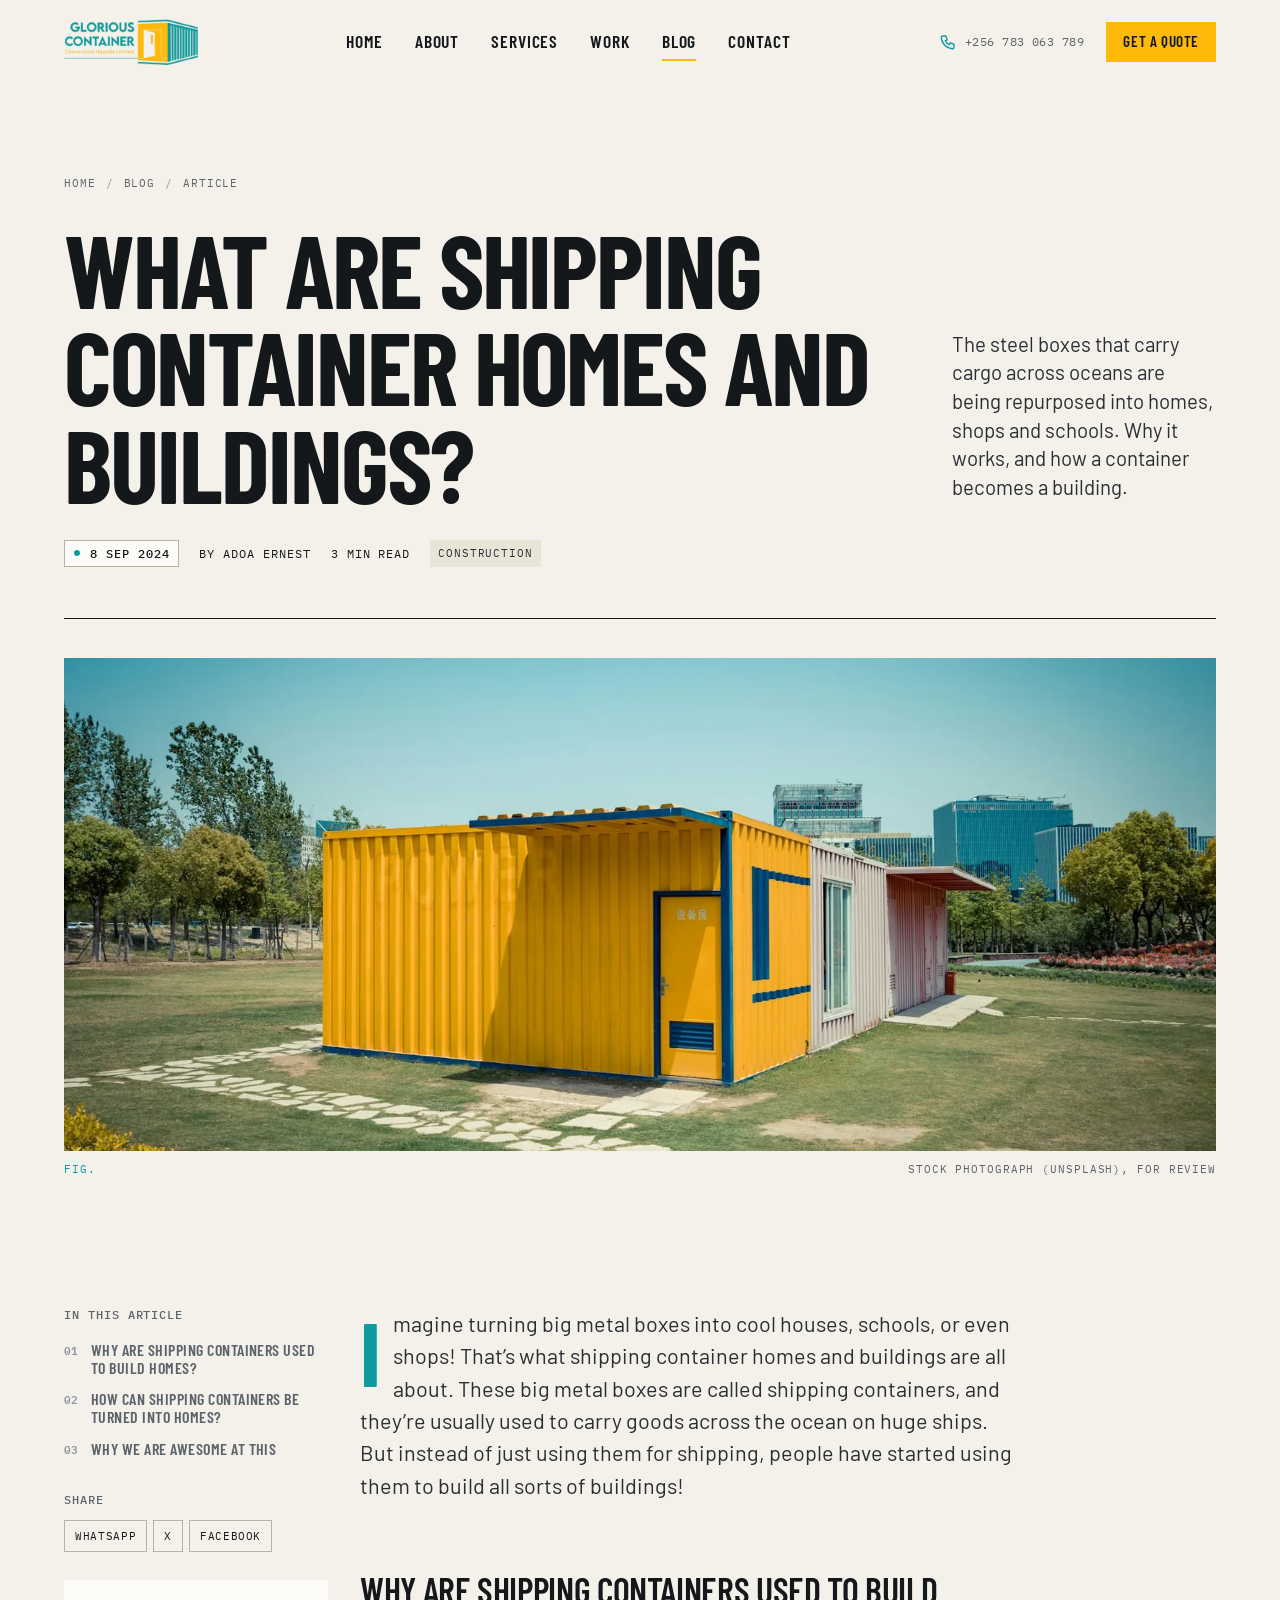
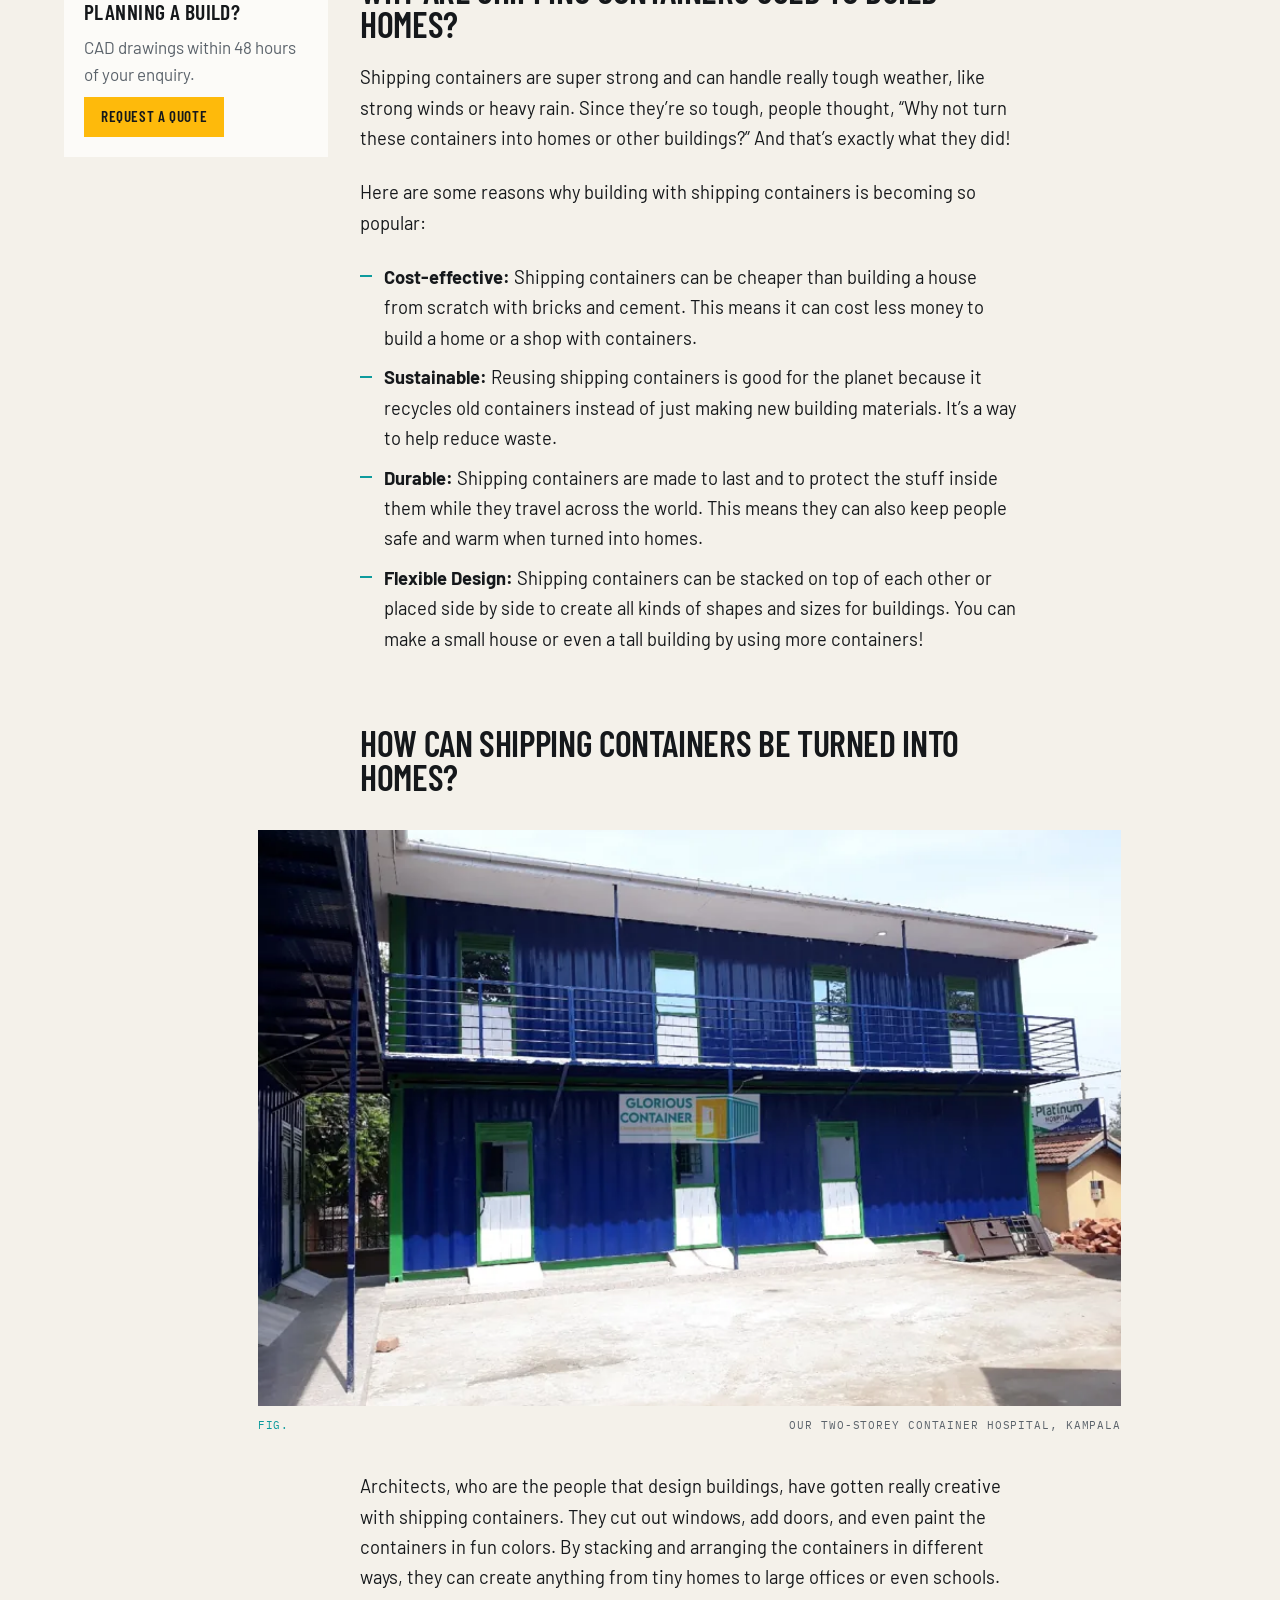
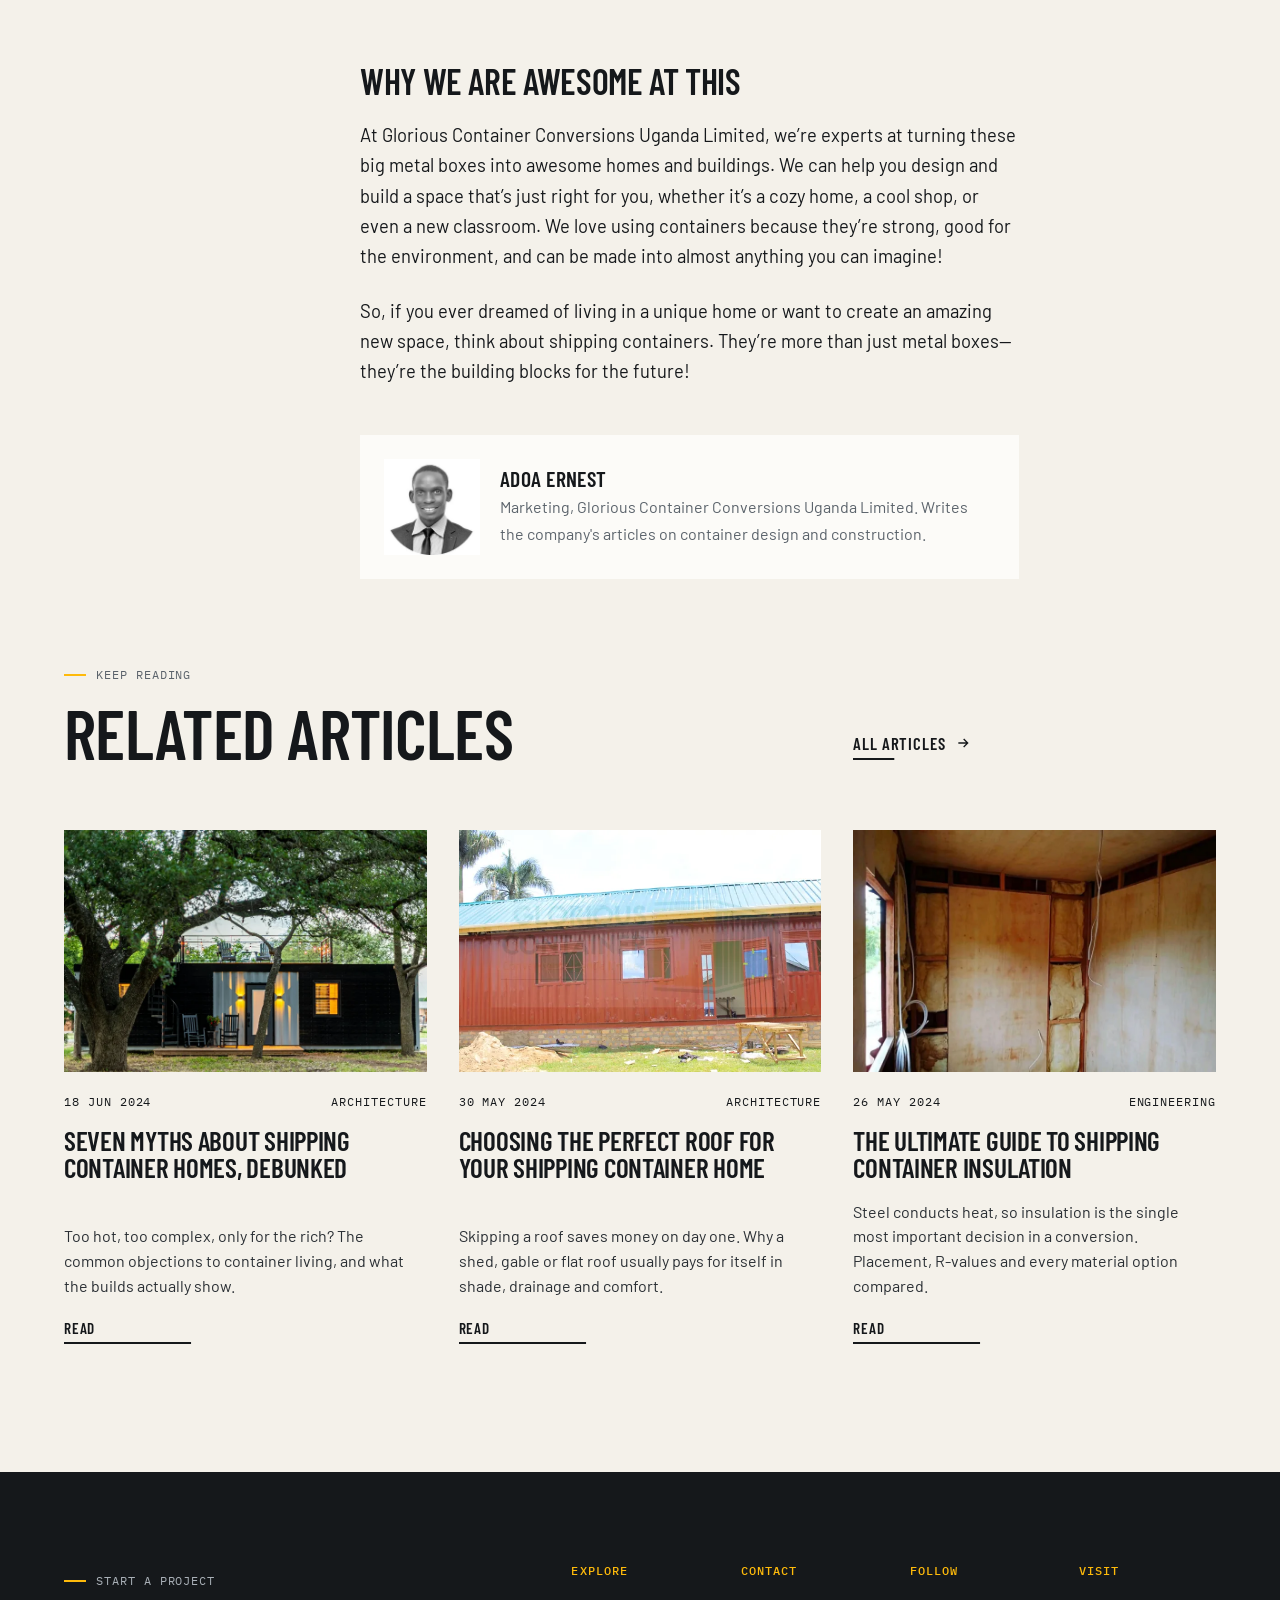
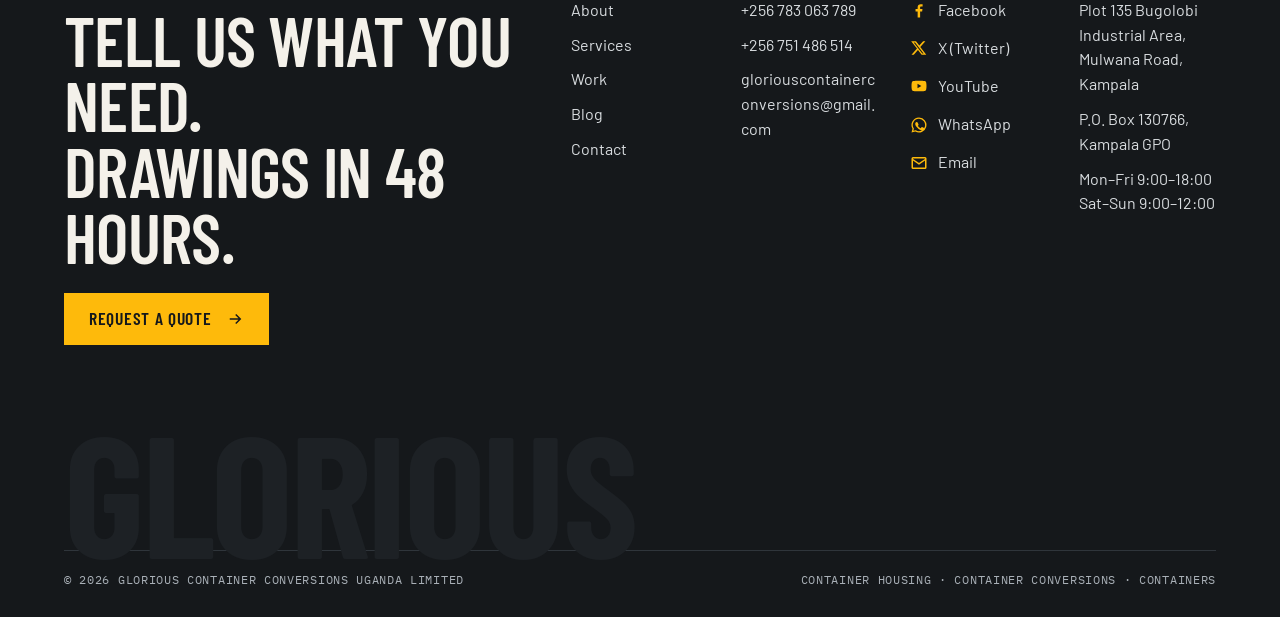
<file: pages/blog/what-are-shipping-container-homes.html>
<!doctype html>
<html lang="en" class="no-js">
<head>
<meta charset="utf-8">
<meta name="viewport" content="width=device-width, initial-scale=1">
<title>What are shipping container homes and buildings? | Glorious Container Conversions</title>
<meta name="description" content="The steel boxes that carry cargo across oceans are being repurposed into homes, shops and schools. Why it works, and how a container becomes a building.">
<meta name="theme-color" content="#15181b">
<link rel="icon" href="../../assets/icons/favicon.svg" type="image/svg+xml">
<link rel="preconnect" href="https://fonts.googleapis.com">
<link rel="preconnect" href="https://fonts.gstatic.com" crossorigin>
<link href="https://fonts.googleapis.com/css2?family=Barlow+Condensed:wght@400;500;600;700&family=Barlow:wght@400;500;600&family=IBM+Plex+Mono:wght@400;500&display=swap" rel="stylesheet">
<link rel="stylesheet" href="../../assets/css/styles.css">
<link rel="stylesheet" href="../../assets/css/animations.css">
<link rel="stylesheet" href="../../assets/css/responsive.css">
<script>document.documentElement.classList.remove('no-js');</script>
</head>
<body data-page="blog">
<a class="skip-link" href="#main">Skip to content</a>
<noscript><div class="noscript-banner">JavaScript is off: the site still reads fully. Menus, gallery lightbox and form checks need JavaScript.</div></noscript>

<div class="loader" aria-hidden="true">
  <div class="loader-inner">
    <div class="word">Glorious <em>Container</em></div>
    <div class="bar"><i></i></div>
    <div class="mono">Bugolobi Industrial Area &middot; Kampala</div>
  </div>
</div>

<header class="site-header">
  <div class="wrap header-inner">
    <a class="brand" href="../../index.html" aria-label="Glorious Container Conversions, home">
      <img src="../../assets/icons/logo.png" alt="Glorious Container Conversions Uganda Limited" width="338" height="116">
    </a>
    <nav class="nav-primary" aria-label="Primary">
      <a href="../../index.html" data-nav="home">Home</a>
      <a href="../../pages/about.html" data-nav="about">About</a>
      <a href="../../pages/services.html" data-nav="services">Services</a>
      <a href="../../pages/projects.html" data-nav="projects">Work</a>
      <a href="../../pages/blog.html" data-nav="blog">Blog</a>
      <a href="../../pages/contact.html" data-nav="contact">Contact</a>
    </nav>
    <div class="header-cta">
      <a class="header-contact" href="tel:+256783063789"><svg viewBox="0 0 24 24" fill="none" stroke="currentColor" stroke-width="1.8" aria-hidden="true"><path d="M5 4h4l2 5-2.5 1.5a11 11 0 0 0 5 5L15 13l5 2v4a2 2 0 0 1-2 2A16 16 0 0 1 3 6a2 2 0 0 1 2-2z"/></svg><span>+256 783 063 789</span></a>
      <a class="btn btn-yellow btn-sm" href="../../pages/contact.html#quote">Get a quote</a>
      <button class="nav-toggle" type="button" aria-expanded="false" aria-controls="nav-drawer" aria-label="Open menu"><span></span><span></span><span></span></button>
    </div>
  </div>
</header>

<div class="nav-drawer" id="nav-drawer">
  <div class="corrugated"></div>
  <ul>
    <li><a href="../../index.html" data-nav="home"><span class="index">01</span>Home</a></li>
    <li><a href="../../pages/about.html" data-nav="about"><span class="index">02</span>About</a></li>
    <li><a href="../../pages/services.html" data-nav="services"><span class="index">03</span>Services</a></li>
    <li><a href="../../pages/projects.html" data-nav="projects"><span class="index">04</span>Work</a></li>
    <li><a href="../../pages/blog.html" data-nav="blog"><span class="index">05</span>Blog</a></li>
    <li><a href="../../pages/contact.html" data-nav="contact"><span class="index">06</span>Contact</a></li>
  </ul>
  <div class="nav-drawer-foot">
    <a href="tel:+256783063789">+256 783 063 789</a>
    <a href="mailto:gloriouscontainerconversions@gmail.com">gloriouscontainerconversions@gmail.com</a>
    <span>Plot 135 Bugolobi Industrial Area, Mulwana Road, Kampala</span>
    <a class="btn btn-yellow" href="../../pages/contact.html#quote">Request a quote</a>
  </div>
</div>

<main id="main">
<section class="wrap page-hero article-hero">
  <nav class="breadcrumb" aria-label="Breadcrumb"><a href="../../index.html">Home</a><span><a href="../blog.html">Blog</a></span><span>Article</span></nav>
  <h1 class="split-words">What are shipping container homes and buildings?</h1>
  <div class="lede" data-reveal="up"><p>The steel boxes that carry cargo across oceans are being repurposed into homes, shops and schools. Why it works, and how a container becomes a building.</p></div>
  <div class="article-meta" data-reveal="up">
    <span class="plate"><span class="dot"></span><b>8 Sep 2024</b></span>
    <span class="mono">By Adoa Ernest</span>
    <span class="mono">3 min read</span>
    <span class="tags"><span class="tag">Construction</span></span>
  </div>
</section>

<section class="wrap article-cover">
  <figure>
    <div class="media ratio-21-9" data-reveal="wipe"><img src="../../assets/images/u-home-01-1600.webp" srcset="../../assets/images/u-home-01-800.webp 800w, ../../assets/images/u-home-01-1600.webp 1600w" sizes="(max-width: 960px) 100vw, 90vw" alt="A bright yellow container home on a lawn" width="1600" height="686" fetchpriority="high"></div>
    <figcaption class="caption"><span>Stock photograph (Unsplash), for review</span></figcaption>
  </figure>
</section>

<section class="section-tight">
  <div class="wrap article-layout">
    <aside class="article-side">
      <div class="side-block">
        <h2 class="mono">In this article</h2>
        <ol class="toc" data-spy><li><a href="#why-are-shipping-containers-used-to-build-homes">Why Are Shipping Containers Used to Build Homes?</a></li><li><a href="#how-can-shipping-containers-be-turned-into-homes">How Can Shipping Containers Be Turned into Homes?</a></li><li><a href="#why-we-are-awesome-at-this">Why We Are Awesome at This</a></li></ol>
      </div>
      <div class="side-block">
        <h2 class="mono">Share</h2>
        <ul class="share">
          <li><a href="https://wa.me/?text=What%20are%20shipping%20container%20homes%20and%20buildings%3F%20%E2%80%94%20Glorious%20Container%20Conversions" target="_blank" rel="noopener">WhatsApp</a></li>
          <li><a href="https://x.com/intent/tweet?text=What%20are%20shipping%20container%20homes%20and%20buildings%3F%20%E2%80%94%20Glorious%20Container%20Conversions" target="_blank" rel="noopener">X</a></li>
          <li><a href="https://www.facebook.com/sharer/sharer.php?u=What%20are%20shipping%20container%20homes%20and%20buildings%3F%20%E2%80%94%20Glorious%20Container%20Conversions" target="_blank" rel="noopener">Facebook</a></li>
        </ul>
      </div>
      <div class="side-block side-cta">
        <p class="h4">Planning a build?</p>
        <p class="muted">CAD drawings within 48 hours of your enquiry.</p>
        <a class="btn btn-yellow btn-sm" href="../contact.html#quote">Request a quote</a>
      </div>
    </aside>
    <article class="prose">
      <p>Imagine turning big metal boxes into cool houses, schools, or even shops! That’s what shipping container homes and buildings are all about. These big metal boxes are called shipping containers, and they’re usually used to carry goods across the ocean on huge ships. But instead of just using them for shipping, people have started using them to build all sorts of buildings!</p>
<h2 id="why-are-shipping-containers-used-to-build-homes">Why Are Shipping Containers Used to Build Homes?</h2>
<p>Shipping containers are super strong and can handle really tough weather, like strong winds or heavy rain. Since they’re so tough, people thought, “Why not turn these containers into homes or other buildings?” And that’s exactly what they did!</p>
<p>Here are some reasons why building with shipping containers is becoming so popular:</p>
<ul>
<li><b>Cost-effective:</b> Shipping containers can be cheaper than building a house from scratch with bricks and cement. This means it can cost less money to build a home or a shop with containers.</li>
<li><b>Sustainable:</b> Reusing shipping containers is good for the planet because it recycles old containers instead of just making new building materials. It’s a way to help reduce waste.</li>
<li><b>Durable:</b> Shipping containers are made to last and to protect the stuff inside them while they travel across the world. This means they can also keep people safe and warm when turned into homes.</li>
<li><b>Flexible Design:</b> Shipping containers can be stacked on top of each other or placed side by side to create all kinds of shapes and sizes for buildings. You can make a small house or even a tall building by using more containers!</li>
</ul>
<h2 id="how-can-shipping-containers-be-turned-into-homes">How Can Shipping Containers Be Turned into Homes?</h2>
<figure class="wide"><div class="media ratio-3-2"><img src="../../assets/images/hospital-02-800.webp" srcset="../../assets/images/hospital-02-800.webp 800w, ../../assets/images/hospital-02-1600.webp 1600w" sizes="(max-width: 960px) 100vw, 40vw" alt="Two-storey stacked container hospital block in Kampala" loading="lazy" decoding="async"></div><figcaption class="caption"><span>Our two-storey container hospital, Kampala</span></figcaption></figure>
<p>Architects, who are the people that design buildings, have gotten really creative with shipping containers. They cut out windows, add doors, and even paint the containers in fun colors. By stacking and arranging the containers in different ways, they can create anything from tiny homes to large offices or even schools.</p>
<h2 id="why-we-are-awesome-at-this">Why We Are Awesome at This</h2>
<p>At Glorious Container Conversions Uganda Limited, we’re experts at turning these big metal boxes into awesome homes and buildings. We can help you design and build a space that’s just right for you, whether it’s a cozy home, a cool shop, or even a new classroom. We love using containers because they’re strong, good for the environment, and can be made into almost anything you can imagine!</p>
<p>So, if you ever dreamed of living in a unique home or want to create an amazing new space, think about shipping containers. They’re more than just metal boxes—they’re the building blocks for the future!</p>
      <div class="author-card">
        <div class="media"><img src="../../assets/images/team-adoa-400.webp" alt="Portrait of Adoa Ernest" width="400" height="400" loading="lazy"></div>
        <div><p class="h4">Adoa Ernest</p><p class="muted">Marketing, Glorious Container Conversions Uganda Limited. Writes the company's articles on container design and construction.</p></div>
      </div>
    </article>
  </div>
</section>

<section class="section" style="padding-top:0">
  <div class="wrap">
    <div class="section-head">
      <div class="title"><p class="eyebrow" data-reveal="up">Keep reading</p><h2 class="split-words">Related articles</h2></div>
      <div class="aside" data-reveal="up"><a class="link" href="../blog.html">All articles <svg class="arrow" viewBox="0 0 24 24" fill="none" stroke="currentColor" stroke-width="2" aria-hidden="true"><path d="M5 12h14M13 6l6 6-6 6"/></svg></a></div>
    </div>
    <div class="articles"><article class="article" data-reveal="up"><a class="media ratio-3-2" href="../../pages/blog/seven-myths-about-container-homes.html" tabindex="-1" aria-hidden="true"><img src="../../assets/images/u-home-02-800.webp" alt="" loading="lazy" decoding="async"></a><div class="meta mono"><span>18 Jun 2024</span><span>Architecture</span></div><h3><a href="../../pages/blog/seven-myths-about-container-homes.html">Seven myths about shipping container homes, debunked</a></h3><p>Too hot, too complex, only for the rich? The common objections to container living, and what the builds actually show.</p><a class="link" href="../../pages/blog/seven-myths-about-container-homes.html">Read</a></article><article class="article" data-reveal="up" data-delay="120"><a class="media ratio-3-2" href="../../pages/blog/choosing-the-perfect-roof.html" tabindex="-1" aria-hidden="true"><img src="../../assets/images/home-red-after-800.webp" alt="" loading="lazy" decoding="async"></a><div class="meta mono"><span>30 May 2024</span><span>Architecture</span></div><h3><a href="../../pages/blog/choosing-the-perfect-roof.html">Choosing the perfect roof for your shipping container home</a></h3><p>Skipping a roof saves money on day one. Why a shed, gable or flat roof usually pays for itself in shade, drainage and comfort.</p><a class="link" href="../../pages/blog/choosing-the-perfect-roof.html">Read</a></article><article class="article" data-reveal="up" data-delay="240"><a class="media ratio-3-2" href="../../pages/blog/ultimate-guide-to-container-insulation.html" tabindex="-1" aria-hidden="true"><img src="../../assets/images/insulation-01-800.webp" alt="" loading="lazy" decoding="async"></a><div class="meta mono"><span>26 May 2024</span><span>Engineering</span></div><h3><a href="../../pages/blog/ultimate-guide-to-container-insulation.html">The ultimate guide to shipping container insulation</a></h3><p>Steel conducts heat, so insulation is the single most important decision in a conversion. Placement, R-values and every material option compared.</p><a class="link" href="../../pages/blog/ultimate-guide-to-container-insulation.html">Read</a></article></div>
  </div>
</section>
</main>

<footer class="site-footer corrugated">
  <div class="wrap">
    <div class="footer-top">
      <div class="footer-cta">
        <p class="eyebrow" style="--line:#2f353b">Start a project</p>
        <h2 class="h2" style="margin-top:18px">Tell us what you need.<br>Drawings in 48 hours.</h2>
        <a class="btn btn-yellow" href="../../pages/contact.html#quote">Request a quote <svg class="arrow" viewBox="0 0 24 24" fill="none" stroke="currentColor" stroke-width="2" aria-hidden="true"><path d="M5 12h14M13 6l6 6-6 6"/></svg></a>
      </div>
      <div class="footer-col">
        <h4>Explore</h4>
        <ul>
          <li><a href="../../pages/about.html">About</a></li>
          <li><a href="../../pages/services.html">Services</a></li>
          <li><a href="../../pages/projects.html">Work</a></li>
          <li><a href="../../pages/blog.html">Blog</a></li>
          <li><a href="../../pages/contact.html">Contact</a></li>
        </ul>
      </div>
      <div class="footer-col">
        <h4>Contact</h4>
        <ul>
          <li><a href="tel:+256783063789">+256 783 063 789</a></li>
          <li><a href="tel:+256751486514">+256 751 486 514</a></li>
          <li><a href="mailto:gloriouscontainerconversions@gmail.com" style="word-break:break-all">gloriouscontainerconversions@gmail.com</a></li>
        </ul>
      </div>
      <div class="footer-col footer-social">
        <h4>Follow</h4>
        <ul class="social-list">
          <li><a href="https://www.facebook.com/GloriousContainerConversionsUgandaLtd" target="_blank" rel="noopener"><svg viewBox="0 0 24 24" fill="currentColor" aria-hidden="true"><path d="M13.5 22v-8h2.7l.4-3.2h-3.1V8.8c0-.9.3-1.6 1.6-1.6h1.7V4.3c-.3 0-1.3-.1-2.5-.1-2.5 0-4.1 1.5-4.1 4.2v2.4H7.4V14h2.8v8z"/></svg>Facebook</a></li>
          <li><a href="https://x.com/GloriousCUg" target="_blank" rel="noopener"><svg viewBox="0 0 24 24" fill="currentColor" aria-hidden="true"><path d="M17.5 3h3l-6.8 7.8L21.7 21h-6.2l-4.9-6.3L5 21H2l7.3-8.3L1.6 3h6.4l4.4 5.8zm-1.1 16.2h1.7L6.7 4.7H4.9z"/></svg>X (Twitter)</a></li>
          <li><a href="https://www.youtube.com/channel/UC0tNDjVGvpX_ql-baC46UOw" target="_blank" rel="noopener"><svg viewBox="0 0 24 24" fill="currentColor" aria-hidden="true"><path d="M21.6 7.2a2.5 2.5 0 0 0-1.8-1.8C18.2 5 12 5 12 5s-6.2 0-7.8.4A2.5 2.5 0 0 0 2.4 7.2 26 26 0 0 0 2 12a26 26 0 0 0 .4 4.8 2.5 2.5 0 0 0 1.8 1.8c1.6.4 7.8.4 7.8.4s6.2 0 7.8-.4a2.5 2.5 0 0 0 1.8-1.8A26 26 0 0 0 22 12a26 26 0 0 0-.4-4.8zM10 15V9l5.2 3z"/></svg>YouTube</a></li>
          <li><a href="https://wa.me/256783063789" target="_blank" rel="noopener"><svg viewBox="0 0 24 24" fill="currentColor" aria-hidden="true"><path d="M12 2a10 10 0 0 0-8.6 15.1L2 22l5-1.3A10 10 0 1 0 12 2zm0 1.8a8.2 8.2 0 1 1-4.2 15.3l-.3-.2-3 .8.8-2.9-.2-.3A8.2 8.2 0 0 1 12 3.8zm-3.3 4.3c-.2 0-.5 0-.7.3-.3.3-1 1-1 2.4s1 2.8 1.2 3c.1.2 2 3.2 5 4.4 2.4 1 2.9.8 3.4.7.5 0 1.7-.7 1.9-1.4.2-.7.2-1.2.2-1.4-.1-.1-.3-.2-.6-.3l-2-1c-.3-.1-.5-.1-.7.2l-.9 1.1c-.2.2-.3.2-.6.1a6.6 6.6 0 0 1-3.3-2.9c-.2-.4.3-.4.8-1.3.1-.2 0-.4 0-.5L10.4 9c-.2-.6-.5-.5-.7-.5z"/></svg>WhatsApp</a></li>
          <li><a href="mailto:gloriouscontainerconversions@gmail.com"><svg viewBox="0 0 24 24" fill="none" stroke="currentColor" stroke-width="2" aria-hidden="true"><rect x="3" y="5" width="18" height="14" rx="1"/><path d="m3 7 9 6 9-6"/></svg>Email</a></li>
        </ul>
      </div>
      <div class="footer-col">
        <h4>Visit</h4>
        <ul>
          <li>Plot 135 Bugolobi Industrial Area, Mulwana Road, Kampala</li>
          <li>P.O. Box 130766, Kampala GPO</li>
          <li>Mon–Fri 9:00–18:00<br>Sat–Sun 9:00–12:00</li>
        </ul>
      </div>
    </div>
    <div class="footer-wordmark" aria-hidden="true">Glorious</div>
    <div class="footer-bottom">
      <span>&copy; <span data-year>2026</span> Glorious Container Conversions Uganda Limited</span>
      <span>Container housing &middot; Container conversions &middot; Containers</span>
    </div>
  </div>
</footer>

<a class="to-top" href="#main" aria-label="Back to top"><span class="icon-btn"><svg viewBox="0 0 24 24" fill="none" stroke="currentColor" stroke-width="2" aria-hidden="true"><path d="M12 19V5M6 11l6-6 6 6"/></svg></span></a>

<script src="../../assets/js/main.js"></script>
<script src="../../assets/js/navigation.js"></script>

</body>
</html>
</file>
<file: assets/css/styles.css>
/* ==========================================================================
   Glorious Container Conversions — core stylesheet
   Design direction: industrial fabrication / architectural drawing.
   Warm primer-grey paper, ink typography, brand teal + safety yellow accents.
   Files: styles.css (tokens, base, components, page layouts)
          animations.css (motion system)
          responsive.css (breakpoints)
   ========================================================================== */

/* ---------- Tokens ---------------------------------------------------- */
:root {
  --ink: #15181b;
  --steel: #2a2f34;
  --slate: #5b636b;
  --mist: #8d949b;
  --line: #d6d0c2;
  --line-strong: #b9b1a0;
  --paper: #f4f1ea;
  --paper-2: #e9e4d8;
  --white: #fcfbf8;
  --teal: #0e9b9d;
  --teal-deep: #0a7375;
  --teal-ink: #0d4f50;
  --yellow: #feba0b;
  --yellow-deep: #d99a00;
  --rust: #b4502f;

  --font-display: "Barlow Condensed", "Arial Narrow", "Helvetica Neue", Arial, sans-serif;
  --font-body: "Barlow", "Helvetica Neue", Arial, sans-serif;
  --font-mono: "IBM Plex Mono", "SFMono-Regular", Menlo, Consolas, monospace;

  --gutter: clamp(16px, 5vw, 72px);
  --max: 1480px;
  --header-h: 84px;
  --radius: 2px;

  --ease-out: cubic-bezier(.2, .7, .2, 1);
  --ease-in-out: cubic-bezier(.7, 0, .2, 1);
  --dur: .55s;
}

/* ---------- Base ------------------------------------------------------ */
*, *::before, *::after { box-sizing: border-box; }
html { -webkit-text-size-adjust: 100%; scroll-behavior: smooth; }
body {
  margin: 0;
  font-family: var(--font-body);
  font-size: 1.0625rem;
  line-height: 1.55;
  color: var(--ink);
  background: var(--paper);
  overflow-x: hidden;
}
body.nav-open, body.modal-open { overflow: hidden; }
img, svg, video { display: block; max-width: 100%; }
img { height: auto; }
a { color: inherit; text-decoration: none; }
button { font: inherit; color: inherit; background: none; border: 0; padding: 0; cursor: pointer; }
ul, ol { margin: 0; padding: 0; list-style: none; }
h1, h2, h3, h4, p, figure { margin: 0; }
address { font-style: normal; }
:focus-visible { outline: 3px solid var(--yellow); outline-offset: 3px; }
::selection { background: var(--yellow); color: var(--ink); }

.visually-hidden {
  position: absolute !important; width: 1px; height: 1px; padding: 0; margin: -1px;
  overflow: hidden; clip: rect(0 0 0 0); white-space: nowrap; border: 0;
}
.skip-link {
  position: absolute; left: var(--gutter); top: -100px; z-index: 1000;
  background: var(--ink); color: var(--paper); padding: 10px 14px; font-family: var(--font-mono); font-size: .8rem;
}
.skip-link:focus { top: 10px; }

/* ---------- Typography ------------------------------------------------ */
.display, h1, h2, h3, .h1, .h2, .h3 {
  font-family: var(--font-display);
  font-weight: 600;
  line-height: .95;
  letter-spacing: -.01em;
  text-transform: uppercase;
}
.h1, h1 { font-size: clamp(3rem, 8.5vw, 8.25rem); font-weight: 700; letter-spacing: -.02em; }
.h2, h2 { font-size: clamp(2.5rem, 5.4vw, 5rem); }
.h3, h3 { font-size: clamp(1.5rem, 2.6vw, 2.25rem); line-height: 1; }
.h4 { font-family: var(--font-display); font-size: 1.35rem; text-transform: uppercase; letter-spacing: .02em; font-weight: 600; line-height: 1.1; }
.lede { font-size: clamp(1.15rem, 1.6vw, 1.45rem); line-height: 1.4; font-weight: 400; color: var(--steel); max-width: 34ch; }
.body-lg { font-size: 1.2rem; line-height: 1.5; }
.measure { max-width: 60ch; }
.muted { color: var(--slate); }
.accent { color: var(--teal); }
.yellow { color: var(--yellow); }
.outline-text {
  color: transparent; -webkit-text-stroke: 1px currentColor; text-stroke: 1px currentColor;
}

/* Mono labels — the "plate" language used across the site */
.mono, .plate, .eyebrow {
  font-family: var(--font-mono); font-size: .74rem; letter-spacing: .08em; text-transform: uppercase; line-height: 1.3;
}
.eyebrow { color: var(--slate); display: inline-flex; align-items: center; gap: 10px; }
.eyebrow::before { content: ""; width: 22px; height: 2px; background: var(--yellow); }
.plate {
  display: inline-flex; align-items: center; gap: 10px;
  border: 1px solid var(--line-strong); padding: 5px 9px; color: var(--steel);
  background: var(--white);
}
.plate b { font-weight: 500; color: var(--ink); }
.plate .dot { width: 6px; height: 6px; background: var(--teal); border-radius: 50%; }
.index { font-family: var(--font-mono); font-size: .8rem; letter-spacing: .1em; color: var(--mist); }

/* ---------- Layout primitives ----------------------------------------- */
.wrap { width: min(100% - var(--gutter) * 2, var(--max)); margin-inline: auto; }
.wrap-full { width: 100%; }
.grid { display: grid; grid-template-columns: repeat(12, 1fr); column-gap: clamp(16px, 2.5vw, 40px); row-gap: 32px; }
.section { padding-block: clamp(72px, 10vw, 150px); position: relative; }
.section-tight { padding-block: clamp(48px, 6vw, 96px); }
.section-head { display: grid; grid-template-columns: repeat(12, 1fr); column-gap: clamp(16px, 2.5vw, 40px); align-items: end; margin-bottom: clamp(40px, 5vw, 80px); }
.section-head .title { grid-column: 1 / 9; }
.section-head .aside { grid-column: 9 / 13; padding-bottom: 6px; }
.section-head .eyebrow { margin-bottom: 18px; }
.rule { height: 1px; background: var(--line); border: 0; margin: 0; }
.rule-strong { height: 1px; background: var(--ink); border: 0; margin: 0; }
.dark, .modal { background: var(--ink); color: var(--paper); --line: #2f353b; --line-strong: #454c54; --slate: #a9b0b7; --steel: #cfd4d8; --mist: #6e757c; --white: #1d2125; --paper-2: #23282d; }
.dark .plate, .modal .plate { color: var(--paper); background: #2a2f34; border-color: var(--line-strong); }
.dark .plate b, .modal .plate b { color: var(--yellow); }
.dark .lede { color: #cfd4d8; }
.teal-bg { background: var(--teal-ink); color: var(--paper); --line: #1f6364; --line-strong: #2d7a7b; --slate: #b7d9d9; --steel: #d9ecec; --mist: #7fb3b3; --paper-2: #0f5a5b; }

/* Corrugation texture — used sparingly on dark/edge bands */
.corrugated {
  background-image: repeating-linear-gradient(90deg, rgba(255,255,255,.04) 0 2px, transparent 2px 34px);
}
.blueprint {
  background-image:
    linear-gradient(var(--line) 1px, transparent 1px),
    linear-gradient(90deg, var(--line) 1px, transparent 1px);
  background-size: 48px 48px;
  background-position: center top;
}

/* Dimension line: decorative measurement with end ticks */
.dim { position: relative; height: 14px; }
.dim::before { content: ""; position: absolute; left: 0; right: 0; top: 50%; height: 1px; background: var(--line-strong); }
.dim::after { content: ""; position: absolute; left: 0; right: 0; top: 0; bottom: 0; border-left: 1px solid var(--line-strong); border-right: 1px solid var(--line-strong); }
.dim span { position: absolute; left: 50%; top: 50%; transform: translate(-50%, -50%); background: var(--paper); padding: 0 10px; font-family: var(--font-mono); font-size: .7rem; letter-spacing: .1em; color: var(--slate); white-space: nowrap; }
.dark .dim span { background: var(--ink); }

/* ---------- Buttons & links ------------------------------------------- */
.btn {
  --bg: var(--ink); --fg: var(--paper); --hover: var(--yellow); --hover-fg: var(--ink);
  position: relative; display: inline-flex; align-items: center; gap: 14px; isolation: isolate;
  padding: 16px 24px; min-height: 52px;
  font-family: var(--font-display); font-weight: 600; font-size: 1.1rem; letter-spacing: .04em; text-transform: uppercase; line-height: 1;
  color: var(--fg); background: var(--bg); border: 1px solid var(--bg); overflow: hidden;
  transition: color .3s var(--ease-out), border-color .3s var(--ease-out);
}
.btn::before { content: ""; position: absolute; inset: 0; background: var(--hover); transform: translateX(-101%); transition: transform .45s var(--ease-in-out); z-index: -1; }
.btn:hover, .btn:focus-visible { color: var(--hover-fg); border-color: var(--hover); }
.btn:hover::before, .btn:focus-visible::before { transform: translateX(0); }
.btn .arrow { width: 18px; height: 18px; flex: none; transition: transform .35s var(--ease-out); }
.btn:hover .arrow { transform: translateX(4px); }
.btn-yellow { --bg: var(--yellow); --fg: var(--ink); --hover: var(--ink); --hover-fg: var(--paper); }
.btn-ghost { --bg: transparent; --fg: var(--ink); --hover: var(--ink); --hover-fg: var(--paper); border-color: var(--ink); }
.dark .btn-ghost { --fg: var(--paper); --hover: var(--paper); --hover-fg: var(--ink); border-color: var(--paper); }
.btn-teal { --bg: var(--teal); --fg: var(--white); --hover: var(--ink); --hover-fg: var(--paper); }
.btn-sm { padding: 11px 16px; min-height: 40px; font-size: .95rem; }

.link {
  position: relative; display: inline-flex; align-items: center; gap: 10px;
  font-family: var(--font-display); font-weight: 600; text-transform: uppercase; letter-spacing: .05em; font-size: 1.05rem;
  padding-bottom: 4px;
}
.link::after { content: ""; position: absolute; left: 0; bottom: 0; width: 100%; height: 2px; background: currentColor; transform: scaleX(.35); transform-origin: left; transition: transform .4s var(--ease-out); }
.link:hover::after, .link:focus-visible::after { transform: scaleX(1); }
.link .arrow { width: 16px; height: 16px; transition: transform .35s var(--ease-out); }
.link:hover .arrow { transform: translateX(4px); }
.text-link { text-decoration: underline; text-decoration-color: var(--yellow); text-underline-offset: 3px; text-decoration-thickness: 2px; transition: text-decoration-color .25s; }
.text-link:hover { text-decoration-color: var(--ink); }
.dark .text-link:hover { text-decoration-color: var(--paper); }

/* ---------- Header ---------------------------------------------------- */
.site-header {
  position: sticky; top: 0; z-index: 100;
  background: color-mix(in srgb, var(--paper) 88%, transparent);
  backdrop-filter: blur(12px); -webkit-backdrop-filter: blur(12px);
  border-bottom: 1px solid transparent;
  transition: border-color .3s, background .3s, transform .4s var(--ease-out);
}
.site-header.is-scrolled { border-bottom-color: var(--line); }
.header-inner { display: flex; align-items: center; justify-content: space-between; gap: 24px; height: var(--header-h); transition: height .3s var(--ease-out); }
.site-header.is-scrolled .header-inner { height: 68px; }
.brand { display: inline-flex; align-items: center; gap: 12px; flex: none; }
.brand img { height: 46px; width: auto; transition: height .3s var(--ease-out); }
.site-header.is-scrolled .brand img { height: 38px; }
.nav-primary { display: flex; align-items: center; gap: 4px; }
.nav-primary a {
  position: relative; display: inline-block; padding: 10px 14px;
  font-family: var(--font-display); font-weight: 600; font-size: 1.1rem; letter-spacing: .05em; text-transform: uppercase;
}
.nav-primary a::after { content: ""; position: absolute; left: 14px; right: 14px; bottom: 5px; height: 2px; background: var(--yellow); transform: scaleX(0); transform-origin: left; transition: transform .35s var(--ease-out); }
.nav-primary a:hover::after, .nav-primary a:focus-visible::after, .nav-primary a[aria-current="page"]::after { transform: scaleX(1); }
.nav-primary a[aria-current="page"] { color: var(--ink); }
.header-cta { display: flex; align-items: center; gap: 12px; }
.header-contact { display: inline-flex; align-items: center; gap: 8px; font-family: var(--font-mono); font-size: .74rem; letter-spacing: .04em; color: var(--slate); padding-right: 10px; transition: color .25s; }
.header-contact svg { width: 18px; height: 18px; color: var(--teal); flex: none; }
.header-contact:hover { color: var(--ink); }

.nav-toggle {
  display: none; width: 48px; height: 48px; position: relative; z-index: 210; flex: none;
}
.nav-toggle span { position: absolute; left: 12px; width: 24px; height: 2px; background: var(--ink); transition: transform .4s var(--ease-in-out), opacity .3s, top .4s var(--ease-in-out); }
.nav-toggle span:nth-child(1) { top: 17px; }
.nav-toggle span:nth-child(2) { top: 23px; }
.nav-toggle span:nth-child(3) { top: 29px; }
.nav-open .nav-toggle span { background: var(--paper); }
.nav-open .nav-toggle span:nth-child(1) { top: 23px; transform: rotate(45deg); }
.nav-open .nav-toggle span:nth-child(2) { opacity: 0; }
.nav-open .nav-toggle span:nth-child(3) { top: 23px; transform: rotate(-45deg); }

/* Mobile drawer */
.nav-drawer {
  position: fixed; inset: 0; z-index: 200; background: var(--ink); color: var(--paper);
  display: flex; flex-direction: column; padding: calc(var(--header-h) + 8px) var(--gutter) 40px;
  clip-path: inset(0 0 100% 0); transition: clip-path .6s var(--ease-in-out); visibility: hidden;
}
.nav-open .nav-drawer { clip-path: inset(0 0 0 0); visibility: visible; }
.nav-drawer .corrugated { position: absolute; inset: 0; pointer-events: none; }
.nav-drawer ul { position: relative; display: grid; gap: 4px; margin-top: 12px; }
.nav-drawer li a { display: flex; align-items: baseline; gap: 18px; padding: 10px 0; font-family: var(--font-display); font-size: clamp(2.4rem, 9vw, 4rem); font-weight: 600; line-height: 1; text-transform: uppercase; border-bottom: 1px solid var(--line); transform: translateY(24px); opacity: 0; transition: transform .6s var(--ease-out), opacity .6s; }
.nav-drawer li a .index { font-size: .75rem; color: var(--yellow); }
.nav-open .nav-drawer li a { transform: none; opacity: 1; }
.nav-open .nav-drawer li:nth-child(1) a { transition-delay: .15s; } .nav-open .nav-drawer li:nth-child(2) a { transition-delay: .2s; }
.nav-open .nav-drawer li:nth-child(3) a { transition-delay: .25s; } .nav-open .nav-drawer li:nth-child(4) a { transition-delay: .3s; }
.nav-open .nav-drawer li:nth-child(5) a { transition-delay: .35s; } .nav-open .nav-drawer li:nth-child(6) a { transition-delay: .4s; }
.nav-drawer li a[aria-current="page"] { color: var(--yellow); }
.nav-drawer-foot { position: relative; margin-top: auto; display: grid; gap: 16px; padding-top: 32px; font-family: var(--font-mono); font-size: .8rem; letter-spacing: .05em; color: var(--slate); }
.nav-drawer-foot a { color: var(--paper); }

/* ---------- Footer ---------------------------------------------------- */
.site-footer { background: var(--ink); color: var(--paper); --line: #2f353b; --slate: #a9b0b7; position: relative; overflow: hidden; }
.footer-top { display: grid; grid-template-columns: repeat(12, 1fr); gap: 40px clamp(16px, 2.5vw, 40px); padding-block: clamp(56px, 7vw, 100px) 48px; }
.footer-cta { grid-column: 1 / 7; }
.footer-cta .h2 { margin-bottom: 24px; }
.footer-col { grid-column: span 2; }
.footer-col:first-of-type { grid-column: 7 / 9; }
.footer-top { grid-template-columns: repeat(14, 1fr); }
.footer-cta { grid-column: 1 / 7; }
.footer-col:first-of-type { grid-column: 7 / 9; }
.social-list a { display: inline-flex; align-items: center; gap: 10px; }
.social-list svg { width: 18px; height: 18px; color: var(--yellow); flex: none; }
.footer-col h4 { font-family: var(--font-mono); font-size: .72rem; letter-spacing: .1em; text-transform: uppercase; color: var(--yellow); margin-bottom: 18px; font-weight: 500; }
.footer-col li { margin-bottom: 10px; font-size: 1rem; color: #d8dcdf; }
.footer-col a:hover { color: var(--yellow); }
.footer-wordmark { font-family: var(--font-display); font-weight: 700; font-size: clamp(3.5rem, 13.5vw, 13rem); line-height: .85; text-transform: uppercase; letter-spacing: -.02em; color: #1d2125; white-space: nowrap; user-select: none; padding-top: 24px; margin-bottom: -.08em; }
.footer-bottom { display: flex; flex-wrap: wrap; justify-content: space-between; gap: 12px 24px; padding: 20px 0 28px; border-top: 1px solid var(--line); font-family: var(--font-mono); font-size: .72rem; letter-spacing: .06em; color: var(--slate); text-transform: uppercase; }
.footer-bottom .proto { color: var(--yellow); }

/* ---------- Media helpers --------------------------------------------- */
.media { position: relative; overflow: hidden; background: var(--paper-2); }
.media img { width: 100%; height: 100%; object-fit: cover; }
.media::after { content: ""; position: absolute; inset: 0; background: repeating-linear-gradient(90deg, rgba(0,0,0,.035) 0 2px, transparent 2px 28px); opacity: 1; transition: opacity .6s; pointer-events: none; }
.media.is-loaded::after { opacity: 0; }
.media img { opacity: 0; transition: opacity .7s var(--ease-out), transform 1s var(--ease-out); }
.media.is-loaded img { opacity: 1; }
.ratio-4-3 { aspect-ratio: 4 / 3; }
.ratio-3-2 { aspect-ratio: 3 / 2; }
.ratio-16-9 { aspect-ratio: 16 / 9; }
.ratio-1-1 { aspect-ratio: 1 / 1; }
.ratio-3-4 { aspect-ratio: 3 / 4; }
.ratio-21-9 { aspect-ratio: 21 / 9; }
.caption { display: flex; justify-content: space-between; gap: 16px; padding-top: 10px; font-family: var(--font-mono); font-size: .7rem; letter-spacing: .08em; text-transform: uppercase; color: var(--slate); }
.caption::before { content: "fig."; color: var(--teal); }

/* Hover zoom on linked media */
a .media img, button .media img { transform: scale(1.001); }
a:hover .media img, button:hover .media img { transform: scale(1.04); }

/* ---------- Hero (home) ---------------------------------------------- */
.hero { position: relative; min-height: calc(100svh - var(--header-h)); display: grid; grid-template-columns: repeat(12, 1fr); column-gap: clamp(16px, 2.5vw, 40px); align-content: end; padding-block: clamp(32px, 5vw, 72px) clamp(32px, 4vw, 56px); }
.hero-copy { grid-column: 1 / 7; grid-row: 1; position: relative; z-index: 2; }
.hero-copy .eyebrow { margin-bottom: 28px; }
.hero-copy h1 { margin-bottom: 28px; }
.hero-copy h1 .line { display: block; }
.hero-copy h1 .thin { font-weight: 400; color: var(--steel); }
.hero-copy .lede { margin-bottom: 36px; }
.hero-actions { display: flex; flex-wrap: wrap; gap: 14px; }
.hero-media { grid-column: 7 / 13; grid-row: 1; align-self: stretch; position: relative; margin-right: calc(var(--gutter) * -1); min-height: 420px; }
.hero-slides { position: absolute; inset: 0; overflow: hidden; background: var(--paper-2); }
.hero-slide { position: absolute; inset: 0; opacity: 0; transition: opacity 1.1s var(--ease-in-out); }
.hero-slide.is-active { opacity: 1; z-index: 1; }
.hero-slide img { object-position: 55% center; transform: scale(1.06); transition: opacity .7s var(--ease-out), transform 7s linear; }
.hero-slide.is-active img { transform: scale(1); }
.hero-plate { position: absolute; left: 18px; bottom: 18px; z-index: 3; white-space: nowrap; max-width: calc(100% - 200px); }
.hero-plate [data-slide-label] { overflow: hidden; text-overflow: ellipsis; }
.hero-nav { position: absolute; right: calc(var(--gutter) + 18px); bottom: 18px; z-index: 3; display: flex; align-items: center; gap: 10px; }
.hero-nav .icon-btn { width: 40px; height: 40px; background: var(--paper); color: var(--ink); border-color: var(--paper); }
.hero-nav .icon-btn:hover, .hero-nav .icon-btn:focus-visible { background: var(--yellow); border-color: var(--yellow); }
.hero-dots { display: flex; gap: 6px; padding: 0 6px; }
.hero-dots button { width: 28px; height: 4px; background: rgba(252,251,248,.5); transition: background .3s, width .3s; }
.hero-dots button[aria-selected="true"] { background: var(--yellow); width: 40px; }
.hero-dots button:hover { background: var(--paper); }
.hero-media .corner { position: absolute; top: 18px; right: calc(var(--gutter) + 18px); width: 56px; height: 56px; border-top: 2px solid var(--yellow); border-right: 2px solid var(--yellow); }
.hero-specs { grid-column: 1 / 13; grid-row: 2; display: grid; grid-template-columns: repeat(12, 1fr); column-gap: clamp(16px, 2.5vw, 40px); margin-top: clamp(32px, 5vw, 64px); border-top: 1px solid var(--ink); padding-top: 18px; }
.spec { grid-column: span 3; display: grid; gap: 4px; }
.spec b { font-family: var(--font-display); font-size: clamp(1.8rem, 3vw, 2.6rem); font-weight: 600; line-height: 1; }
.spec b small { font-size: .55em; font-weight: 500; color: var(--teal); margin-left: 2px; }
.spec span { font-family: var(--font-mono); font-size: .7rem; letter-spacing: .08em; text-transform: uppercase; color: var(--slate); }
.spec:last-child { text-align: right; }

/* ---------- Marquee ---------------------------------------------------- */
.marquee { overflow: hidden; padding: 14px 0; background: var(--yellow); color: var(--ink); }
.marquee-track { display: flex; gap: 48px; width: max-content; will-change: transform; animation: marquee 40s linear infinite; }
.marquee-track span { font-family: var(--font-display); font-weight: 600; font-size: 1.25rem; letter-spacing: .06em; text-transform: uppercase; white-space: nowrap; display: inline-flex; align-items: center; gap: 48px; }
.marquee-track span::after { content: ""; width: 8px; height: 8px; background: var(--ink); transform: rotate(45deg); }
.marquee:hover .marquee-track { animation-play-state: paused; }

/* ---------- Intro statement ------------------------------------------ */
.statement { display: grid; grid-template-columns: repeat(12, 1fr); column-gap: clamp(16px, 2.5vw, 40px); row-gap: 32px; }
.statement .eyebrow { grid-column: 1 / 4; align-self: start; }
.statement .text { grid-column: 4 / 12; font-family: var(--font-display); font-weight: 500; font-size: clamp(1.7rem, 3.2vw, 3rem); line-height: 1.15; text-transform: none; letter-spacing: 0; }
.statement .text em { font-style: normal; color: var(--teal); }

/* ---------- Uses (what we build) ------------------------------------- */
.uses { display: grid; grid-template-columns: repeat(12, 1fr); column-gap: clamp(16px, 2.5vw, 40px); row-gap: clamp(48px, 6vw, 96px); }
.use { display: grid; grid-template-columns: subgrid; grid-column: 1 / 13; align-items: center; }
.use .use-media { grid-column: 1 / 8; }
.use .use-body { grid-column: 8 / 13; }
.use:nth-child(even) .use-media { grid-column: 6 / 13; grid-row: 1; }
.use:nth-child(even) .use-body { grid-column: 1 / 5; grid-row: 1; }
.use-body .index { display: block; margin-bottom: 14px; }
.use-body h3 { font-size: clamp(2rem, 3.6vw, 3.4rem); margin-bottom: 18px; }
.use-body p { color: var(--steel); margin-bottom: 22px; max-width: 42ch; }
.use-body .tags { display: flex; flex-wrap: wrap; gap: 8px; margin-bottom: 26px; }
.tag { font-family: var(--font-mono); font-size: .68rem; letter-spacing: .08em; text-transform: uppercase; padding: 5px 8px; background: var(--paper-2); color: var(--steel); }

/* ---------- Featured projects (home) --------------------------------- */
.featured { display: grid; grid-template-columns: repeat(12, 1fr); column-gap: clamp(16px, 2.5vw, 40px); row-gap: clamp(40px, 5vw, 72px); }
.feat { position: relative; display: block; }
.feat-1 { grid-column: 1 / 8; }
.feat-2 { grid-column: 8 / 13; margin-top: clamp(48px, 10vw, 160px); }
.feat-3 { grid-column: 3 / 11; }
.feat .meta { display: flex; justify-content: space-between; align-items: baseline; gap: 16px; padding-top: 14px; }
.feat .meta h3 { font-size: clamp(1.4rem, 2.2vw, 2rem); }
.feat .meta .index { white-space: nowrap; }
.feat .plate { position: absolute; left: 16px; top: 16px; z-index: 2; }

/* ---------- Process ---------------------------------------------------- */
.process { display: grid; grid-template-columns: repeat(4, 1fr); border-top: 1px solid var(--line-strong); }
.step { position: relative; padding: 32px 28px 40px 0; }
.step::before { content: ""; position: absolute; left: 0; top: -1px; width: 48px; height: 3px; background: var(--yellow); }
.step .index { display: block; margin-bottom: 40px; color: var(--teal); }
.step h3 { font-size: 1.9rem; margin-bottom: 12px; }
.step p { color: var(--steel); font-size: 1rem; max-width: 30ch; }
.step .time { margin-top: 20px; display: inline-block; font-family: var(--font-mono); font-size: .7rem; letter-spacing: .08em; color: var(--ink); background: var(--paper-2); padding: 4px 8px; }

/* ---------- Why containers (dark band) ------------------------------- */
.why { display: grid; grid-template-columns: repeat(12, 1fr); column-gap: clamp(16px, 2.5vw, 40px); row-gap: 48px; }
.why-copy { grid-column: 1 / 6; }
.why-copy h2 { margin-bottom: 24px; }
.why-list { grid-column: 7 / 13; display: grid; }
.why-item { display: grid; grid-template-columns: 56px 1fr; gap: 20px; padding: 22px 0; }
.why-item + .why-item { border-top: 1px solid var(--line); }
.why-item .index { padding-top: 6px; color: var(--yellow); }
.why-item h3 { font-size: 1.6rem; margin-bottom: 8px; }
.why-item p { color: var(--slate); font-size: 1rem; }
.why-media { grid-column: 1 / 6; margin-top: -24px; }

/* ---------- Coverage --------------------------------------------------- */
.coverage { display: grid; grid-template-columns: repeat(12, 1fr); column-gap: clamp(16px, 2.5vw, 40px); row-gap: 32px; align-items: start; }
.coverage-copy { grid-column: 1 / 5; }
.coverage-list { grid-column: 5 / 13; display: grid; grid-template-columns: repeat(2, 1fr); }
.coverage-list li { display: flex; align-items: baseline; gap: 18px; padding: 14px 0; font-family: var(--font-display); font-size: clamp(1.6rem, 2.6vw, 2.5rem); font-weight: 600; text-transform: uppercase; line-height: 1; }
.coverage-list li .index { color: var(--teal); }
.coverage-list li .mode { margin-left: auto; font-family: var(--font-mono); font-size: .65rem; letter-spacing: .08em; color: var(--mist); text-transform: uppercase; }

/* ---------- Articles --------------------------------------------------- */
.articles { display: grid; grid-template-columns: repeat(3, 1fr); gap: clamp(16px, 2.5vw, 40px); }
.article { display: grid; grid-template-rows: auto 1fr auto; gap: 18px; padding: 0; }
.article .meta { display: flex; justify-content: space-between; gap: 12px; }
.article h3 { font-size: 1.7rem; }
.article h3 a { background-image: linear-gradient(var(--yellow), var(--yellow)); background-size: 0 3px; background-repeat: no-repeat; background-position: 0 100%; transition: background-size .4s var(--ease-out); }
.article h3 a:hover { background-size: 100% 3px; }
.article p { color: var(--steel); font-size: 1rem; }
.article .link { font-size: .95rem; }

/* ---------- CTA band --------------------------------------------------- */
.cta-band { display: grid; grid-template-columns: repeat(12, 1fr); column-gap: clamp(16px, 2.5vw, 40px); row-gap: 32px; align-items: center; }
.cta-band .copy { grid-column: 1 / 9; }
.cta-band .actions { grid-column: 9 / 13; display: grid; gap: 12px; justify-items: start; }

/* ---------- Page hero (inner pages) ---------------------------------- */
.page-hero { padding-block: clamp(48px, 7vw, 110px) clamp(32px, 4vw, 56px); display: grid; grid-template-columns: repeat(12, 1fr); column-gap: clamp(16px, 2.5vw, 40px); row-gap: 28px; align-items: end; border-bottom: 1px solid var(--ink); }
.page-hero .eyebrow { grid-column: 1 / 13; }
.page-hero h1 { grid-column: 1 / 10; font-size: clamp(3rem, 8vw, 7.5rem); }
.page-hero .lede { grid-column: 10 / 13; max-width: none; padding-bottom: 10px; }
.page-hero .lede p + p { margin-top: 12px; }
.breadcrumb { grid-column: 1 / 13; display: flex; gap: 10px; font-family: var(--font-mono); font-size: .7rem; letter-spacing: .08em; text-transform: uppercase; color: var(--slate); }
.breadcrumb a:hover { color: var(--ink); }
.breadcrumb span::before { content: "/"; margin-right: 10px; color: var(--mist); }

/* ---------- About page ------------------------------------------------ */
.about-intro { display: grid; grid-template-columns: repeat(12, 1fr); column-gap: clamp(16px, 2.5vw, 40px); row-gap: 40px; align-items: start; }
.about-intro .copy { grid-column: 1 / 7; }
.about-intro .copy p + p { margin-top: 18px; }
.about-intro .media-stack { grid-column: 7 / 13; position: relative; }
.about-intro .media-stack .media:first-child { width: 78%; margin-left: auto; }
.about-intro .media-stack .media:last-child { width: 52%; margin-top: -24%; border: 10px solid var(--paper); }
.mv { display: grid; grid-template-columns: repeat(2, 1fr); gap: clamp(16px, 2.5vw, 40px); }
.mv-card { padding: 36px 32px 40px; position: relative; background: var(--white); }
.mv-card::before { content: ""; position: absolute; left: -1px; top: -1px; width: 56px; height: 4px; background: var(--teal); }
.mv-card .eyebrow { margin-bottom: 20px; }
.mv-card p { font-family: var(--font-display); font-weight: 500; font-size: clamp(1.4rem, 2.2vw, 1.9rem); line-height: 1.15; }
.values { display: grid; grid-template-columns: repeat(5, 1fr); border-top: 1px solid var(--ink); }
.value { padding: 26px 24px 32px 0; }
.value .index { display: block; margin-bottom: 36px; color: var(--teal); }
.value h3 { font-size: 1.5rem; margin-bottom: 10px; }
.value p { font-size: .95rem; color: var(--steel); }
.team { display: grid; grid-template-columns: repeat(12, 1fr); column-gap: clamp(16px, 2.5vw, 40px); row-gap: 40px; }
.member { grid-column: span 4; }
.member .media { aspect-ratio: 1; filter: grayscale(1) contrast(1.05); transition: filter .5s; }
.member:hover .media { filter: none; }
.member .name { margin-top: 16px; display: flex; justify-content: space-between; align-items: baseline; gap: 12px; }
.member .name h3 { font-size: 1.5rem; }
.member .role { font-family: var(--font-mono); font-size: .7rem; letter-spacing: .08em; text-transform: uppercase; color: var(--teal); white-space: nowrap; }
.member blockquote { margin: 14px 0 0; color: var(--steel); font-size: 1rem; border-left: 2px solid var(--yellow); padding-left: 14px; }
.workshop { display: grid; grid-template-columns: repeat(12, 1fr); column-gap: clamp(16px, 2.5vw, 40px); row-gap: 32px; align-items: center; }
.workshop .media { grid-column: 1 / 8; }
.workshop .copy { grid-column: 8 / 13; }
.workshop .copy address { margin-top: 20px; font-family: var(--font-mono); font-size: .85rem; line-height: 1.8; letter-spacing: .02em; }

/* ---------- Services page ------------------------------------------- */
.services-layout { display: grid; grid-template-columns: repeat(12, 1fr); column-gap: clamp(16px, 2.5vw, 40px); align-items: start; }
.services-nav { grid-column: 1 / 4; position: sticky; top: calc(var(--header-h) + 24px); }
.services-nav h2 { font-family: var(--font-mono); font-size: .72rem; letter-spacing: .1em; text-transform: none; font-weight: 500; color: var(--slate); margin-bottom: 14px; }
.services-nav li a { display: flex; gap: 14px; align-items: baseline; padding: 7px 0; font-family: var(--font-display); font-weight: 600; font-size: 1.1rem; text-transform: uppercase; letter-spacing: .03em; color: var(--slate); transition: color .25s, padding-left .3s var(--ease-out); }
.services-nav li a .index { font-size: .68rem; }
.services-nav li a:hover, .services-nav li a.is-active { color: var(--ink); padding-left: 6px; }
.services-nav li a.is-active .index { color: var(--teal); }
.services-list { grid-column: 4 / 13; display: grid; gap: clamp(56px, 7vw, 110px); }
.service { display: grid; grid-template-columns: repeat(9, 1fr); column-gap: clamp(16px, 2.5vw, 40px); row-gap: 24px; scroll-margin-top: calc(var(--header-h) + 24px); padding-top: 24px; border-top: 1px solid var(--ink); }
.service .s-head { grid-column: 1 / 10; display: flex; justify-content: space-between; align-items: baseline; gap: 16px; }
.service .s-head h3 { font-size: clamp(1.9rem, 3vw, 2.8rem); }
.service .s-media { grid-column: 1 / 6; }
.service .s-body { grid-column: 6 / 10; }
.service:nth-child(even) .s-media { grid-column: 5 / 10; }
.service:nth-child(even) .s-body { grid-column: 1 / 5; grid-row: 2; }
.service .s-body p { color: var(--steel); margin-bottom: 20px; }
.service .s-body ul { display: grid; gap: 8px; margin-bottom: 24px; }
.service .s-body li { position: relative; padding-left: 20px; font-size: .98rem; }
.service .s-body li::before { content: ""; position: absolute; left: 0; top: .6em; width: 10px; height: 2px; background: var(--teal); }
.service .s-body .note { font-family: var(--font-mono); font-size: .7rem; letter-spacing: .06em; color: var(--slate); text-transform: uppercase; display: block; margin-bottom: 20px; }
.sizes { display: grid; grid-template-columns: repeat(3, 1fr); gap: clamp(16px, 2.5vw, 40px); }
.size-card { padding: 28px 26px 30px; background: var(--white); position: relative; }
.size-card .plate { margin-bottom: 26px; }
.size-card .h4 { margin-bottom: 8px; font-size: 1.8rem; }
.size-card p { color: var(--steel); font-size: .98rem; margin-bottom: 20px; }
.size-card dl { display: grid; grid-template-columns: auto 1fr; gap: 6px 16px; font-family: var(--font-mono); font-size: .72rem; letter-spacing: .06em; text-transform: uppercase; }
.size-card dt { color: var(--slate); } .size-card dd { margin: 0; color: currentColor; }
.size-box { height: 10px; background: var(--teal); margin-bottom: 20px; }

/* ---------- Projects page -------------------------------------------- */
.filter-bar { display: flex; flex-wrap: wrap; align-items: center; gap: 12px 24px; padding: 18px 0; border-bottom: 1px solid var(--ink); position: sticky; top: var(--header-h); background: var(--paper); z-index: 20; transition: top .3s var(--ease-out); }
.is-scrolled ~ main .filter-bar { top: 68px; }
.filters { display: flex; flex-wrap: wrap; gap: 6px; }
.filter { font-family: var(--font-display); font-weight: 600; font-size: 1.05rem; letter-spacing: .04em; text-transform: uppercase; padding: 8px 14px; border: 1px solid transparent; color: var(--slate); display: inline-flex; gap: 8px; align-items: baseline; transition: color .25s, border-color .25s, background .25s; }
.filter small { font-family: var(--font-mono); font-size: .65rem; color: var(--mist); letter-spacing: .05em; }
.filter:hover { color: var(--ink); border-color: var(--line-strong); }
.filter[aria-pressed="true"] { color: var(--ink); background: var(--yellow); border-color: var(--yellow); }
.filter[aria-pressed="true"] small { color: var(--ink); }
.search { margin-left: auto; display: flex; align-items: center; gap: 10px; border: 1px solid var(--line-strong); padding: 0 12px; background: var(--white); min-width: 240px; }
.search svg { width: 16px; height: 16px; color: var(--slate); flex: none; }
.search input { border: 0; background: none; padding: 10px 0; font: inherit; font-size: .95rem; width: 100%; outline: none; }
.result-count { font-family: var(--font-mono); font-size: .7rem; letter-spacing: .08em; text-transform: uppercase; color: var(--slate); width: 100%; }
.projects-grid { display: grid; grid-template-columns: repeat(12, 1fr); gap: clamp(28px, 4vw, 56px) clamp(16px, 2.5vw, 40px); padding-top: clamp(40px, 5vw, 72px); }
.project-card { grid-column: span 4; text-align: left; display: block; width: 100%; position: relative; }
.project-card.is-wide { grid-column: span 8; }
.project-card.is-tall { grid-column: span 4; }
.project-card.is-tall .media { aspect-ratio: 3 / 4; }
.project-card .media { display: block; aspect-ratio: 4 / 3; }
.project-card.is-wide .media { aspect-ratio: 2 / 1; }
.project-card .plate { position: absolute; top: 14px; left: 14px; z-index: 2; }
.project-card .meta { display: grid; grid-template-columns: 1fr auto; gap: 4px 16px; padding-top: 12px; }
.project-card .meta h3 { font-size: 1.5rem; grid-column: 1; }
.project-card .meta .cat { font-family: var(--font-mono); font-size: .66rem; letter-spacing: .08em; text-transform: uppercase; color: var(--teal); grid-column: 1; }
.project-card .meta .count { grid-column: 2; grid-row: 1 / 3; font-family: var(--font-mono); font-size: .7rem; letter-spacing: .08em; color: var(--slate); text-transform: uppercase; align-self: start; }
.project-card.is-hidden { display: none; }
.empty-state { grid-column: 1 / 13; display: grid; justify-items: start; gap: 18px; padding: clamp(40px, 6vw, 80px) 0; border: 1px dashed var(--line-strong); padding-inline: clamp(24px, 4vw, 56px); }
.empty-state[hidden] { display: none; }
.empty-state .h3 { max-width: 20ch; }
.empty-state .box { display: grid; grid-template-columns: repeat(3, 56px); gap: 6px; }
.empty-state .box i { height: 28px; border: 1px solid var(--line-strong); background: repeating-linear-gradient(90deg, var(--line) 0 2px, transparent 2px 9px); }

/* Project modal / lightbox */
.modal { position: fixed; inset: 0; z-index: 300; display: grid; grid-template-columns: 1fr; background: var(--ink); color: var(--paper); --line: #2f353b; --slate: #a9b0b7; --line-strong: #454c54; --white: #1d2125; opacity: 0; visibility: hidden; transition: opacity .4s var(--ease-out), visibility 0s .4s; }
.modal.is-open { opacity: 1; visibility: visible; transition: opacity .4s var(--ease-out); }
.modal-inner { display: grid; grid-template-columns: 1fr 420px; height: 100%; overflow: hidden; }
.modal-stage { position: relative; display: grid; grid-template-rows: 1fr auto; min-height: 0; }
.modal-stage .media { background: #0e1114; }
.modal-stage .media img { object-fit: contain; width: 100%; height: 100%; }
.modal-stage .stage-media { position: relative; min-height: 0; overflow: hidden; }
.modal-stage .stage-media figure { position: absolute; inset: 0; margin: 0; transition: opacity .35s var(--ease-out), transform .45s var(--ease-out); }
.modal-stage .stage-media figure[hidden] { display: block; opacity: 0; pointer-events: none; transform: translateX(10px); }
.modal-controls { display: flex; align-items: center; justify-content: space-between; gap: 16px; padding: 14px 20px; border-top: 1px solid var(--line); }
.modal-controls .counter { font-family: var(--font-mono); font-size: .72rem; letter-spacing: .1em; }
.modal-controls .thumbs { display: flex; gap: 6px; overflow-x: auto; max-width: 50%; scrollbar-width: none; }
.modal-controls .thumbs::-webkit-scrollbar { display: none; }
.modal-controls .thumbs button { width: 56px; height: 40px; flex: none; opacity: .45; border: 1px solid transparent; transition: opacity .25s, border-color .25s; overflow: hidden; }
.modal-controls .thumbs button img { width: 100%; height: 100%; object-fit: cover; }
.modal-controls .thumbs button[aria-current="true"] { opacity: 1; border-color: var(--yellow); }
.modal-controls .thumbs button:hover { opacity: 1; }
.icon-btn { width: 48px; height: 48px; display: inline-grid; place-items: center; border: 1px solid var(--line-strong); color: var(--paper); transition: background .25s, color .25s, border-color .25s; }
.icon-btn svg { width: 20px; height: 20px; }
.icon-btn:hover, .icon-btn:focus-visible { background: var(--yellow); color: var(--ink); border-color: var(--yellow); }
.icon-btn:disabled { opacity: .3; pointer-events: none; }
.modal-side { display: grid; grid-template-rows: auto 1fr; min-height: 0; border-left: 1px solid var(--line); }
.modal-side-head { display: flex; justify-content: space-between; align-items: center; padding: 16px 24px; border-bottom: 1px solid var(--line); }
.modal-side-body { overflow-y: auto; padding: 28px 24px 40px; }
.modal-side-body .cat { color: var(--yellow); margin-bottom: 14px; display: block; }
.modal-side-body h2 { font-size: clamp(1.9rem, 2.4vw, 2.5rem); margin-bottom: 18px; }
.modal-side-body p { color: #cfd4d8; margin-bottom: 22px; }
.modal-side-body dl { display: grid; grid-template-columns: auto 1fr; gap: 8px 18px; font-size: .95rem; margin-bottom: 26px; padding-top: 18px; border-top: 1px solid var(--line); }
.modal-side-body dt { font-family: var(--font-mono); font-size: .68rem; letter-spacing: .08em; text-transform: uppercase; color: var(--slate); padding-top: 3px; }
.modal-side-body dd { margin: 0; }
.modal-side-body ul.features { display: grid; gap: 8px; margin-bottom: 28px; }
.modal-side-body ul.features li { position: relative; padding-left: 18px; font-size: .95rem; color: #cfd4d8; }
.modal-side-body ul.features li::before { content: ""; position: absolute; left: 0; top: .62em; width: 9px; height: 2px; background: var(--yellow); }
.modal-side-body .note { font-family: var(--font-mono); font-size: .68rem; letter-spacing: .06em; color: var(--slate); text-transform: uppercase; line-height: 1.6; border-left: 2px solid var(--teal); padding-left: 12px; margin-bottom: 26px; }
.modal-side-body .nav-projects { display: flex; justify-content: space-between; gap: 12px; padding-top: 20px; border-top: 1px solid var(--line); }
.modal-side-body .nav-projects button { font-family: var(--font-display); text-transform: uppercase; font-weight: 600; letter-spacing: .04em; font-size: 1rem; color: var(--paper); display: inline-flex; gap: 8px; align-items: center; }
.modal-side-body .nav-projects button:hover { color: var(--yellow); }
.modal-side-body .nav-projects button svg { width: 14px; height: 14px; }

/* ---------- Insights page -------------------------------------------- */
.insights-list { display: grid; gap: 0; }
.insight { display: grid; grid-template-columns: repeat(12, 1fr); column-gap: clamp(16px, 2.5vw, 40px); row-gap: 16px; padding: clamp(28px, 4vw, 48px) 0; border-top: 1px solid var(--ink); align-items: start; }

.insight .meta { grid-column: 1 / 3; display: grid; gap: 6px; }
.insight .title { grid-column: 3 / 9; }
.insight .title h2 { font-size: clamp(1.8rem, 3vw, 2.8rem); margin-bottom: 14px; }
.insight .title p { color: var(--steel); max-width: 56ch; }
.insight .tags { grid-column: 9 / 11; display: flex; flex-wrap: wrap; gap: 6px; align-content: start; }
.insight .action { grid-column: 11 / 13; justify-self: end; }
.insight .action .link { font-size: .95rem; }

/* ---------- Contact page --------------------------------------------- */
.contact-layout { display: grid; grid-template-columns: repeat(12, 1fr); column-gap: clamp(16px, 2.5vw, 40px); row-gap: 48px; align-items: start; }
.contact-details { grid-column: 1 / 5; position: sticky; top: calc(var(--header-h) + 24px); display: grid; gap: 28px; }
.contact-details .block { padding-top: 0; }
.contact-details .block h2 { font-family: var(--font-mono); font-size: .7rem; letter-spacing: .1em; text-transform: uppercase; font-weight: 500; color: var(--slate); margin-bottom: 12px; }
.contact-details .block a, .contact-details .block p { display: block; font-family: var(--font-display); font-size: 1.5rem; font-weight: 600; text-transform: uppercase; line-height: 1.15; }
.contact-details .block a:hover { color: var(--teal); }
.contact-details .block p.small { font-family: var(--font-body); font-size: 1rem; text-transform: none; font-weight: 400; color: var(--steel); }
.contact-details .hours { display: grid; grid-template-columns: auto 1fr; gap: 6px 20px; font-family: var(--font-mono); font-size: .78rem; letter-spacing: .04em; }
.contact-form-wrap { grid-column: 5 / 13; }
.form-intro { margin-bottom: 36px; display: grid; gap: 14px; }
.form-intro .h3 { max-width: 20ch; }
.proto-notice { display: grid; grid-template-columns: auto 1fr; gap: 14px; padding: 16px 18px; border: 1px solid var(--line-strong); background: var(--white); font-size: .92rem; color: var(--steel); align-items: start; }
.proto-notice svg { width: 20px; height: 20px; color: var(--teal); margin-top: 2px; }
.proto-notice b { color: var(--ink); }

/* Form controls */
.form { display: grid; grid-template-columns: repeat(2, 1fr); gap: 28px clamp(16px, 2.5vw, 40px); }
.field { display: grid; gap: 8px; position: relative; }
.field.is-full { grid-column: 1 / -1; }
.field label { font-family: var(--font-mono); font-size: .72rem; letter-spacing: .08em; text-transform: uppercase; color: var(--steel); display: flex; justify-content: space-between; }
.field label .req { color: var(--rust); }
.field label .opt { color: var(--mist); }
.field input, .field select, .field textarea {
  width: 100%; font: inherit; font-size: 1.05rem; color: var(--ink); background: var(--white);
  border: 0; border-bottom: 1px solid var(--line-strong); padding: 13px 12px; border-radius: 0; -webkit-appearance: none; appearance: none;
  transition: border-color .25s, box-shadow .25s, background .25s;
}
.field textarea { min-height: 150px; resize: vertical; }
.field select { background-image: url("data:image/svg+xml,%3Csvg xmlns='http://www.w3.org/2000/svg' width='14' height='14' viewBox='0 0 24 24' fill='none' stroke='%2315181b' stroke-width='2'%3E%3Cpath d='M6 9l6 6 6-6'/%3E%3C/svg%3E"); background-repeat: no-repeat; background-position: right 12px center; padding-right: 36px; }
.field input:focus, .field select:focus, .field textarea:focus { outline: none; border-bottom-color: var(--ink); box-shadow: inset 0 -2px 0 var(--ink); }
.field.is-invalid input, .field.is-invalid select, .field.is-invalid textarea { border-bottom-color: var(--rust); box-shadow: inset 0 -2px 0 var(--rust); background: #fbf3ef; }
.field.is-valid input, .field.is-valid select, .field.is-valid textarea { border-bottom-color: var(--teal); }
.field .error { font-size: .85rem; color: var(--rust); min-height: 1.2em; display: flex; gap: 6px; align-items: center; }
.field .error:empty { display: none; }
.field .hint { font-size: .85rem; color: var(--slate); }
.choice-group { display: flex; flex-wrap: wrap; gap: 8px; }
.choice { position: relative; }
.choice input { position: absolute; opacity: 0; inset: 0; width: 100%; height: 100%; margin: 0; cursor: pointer; }
.choice span { display: inline-block; padding: 10px 14px; border: 1px solid var(--line-strong); font-family: var(--font-display); font-weight: 600; text-transform: uppercase; letter-spacing: .04em; font-size: 1rem; background: var(--white); transition: background .25s, color .25s, border-color .25s; }
.choice input:checked + span { background: var(--ink); color: var(--paper); border-color: var(--ink); }
.choice input:focus-visible + span { outline: 3px solid var(--yellow); outline-offset: 2px; }
.choice:hover span { border-color: var(--ink); }
.form-actions { grid-column: 1 / -1; display: flex; flex-wrap: wrap; align-items: center; gap: 20px; padding-top: 8px; }
.form-actions .fine { font-size: .85rem; color: var(--slate); max-width: 40ch; }
.form-status { grid-column: 1 / -1; }
.form-status[hidden] { display: none; }
.status-card { display: grid; grid-template-columns: auto 1fr; gap: 18px; padding: 24px; border: 1px solid var(--ink); background: var(--white); align-items: start; }
.status-card.is-error { border-color: var(--rust); background: #fbf3ef; }
.status-card.is-success { border-color: var(--teal); background: #eef7f6; }
.status-card .icon { width: 40px; height: 40px; display: grid; place-items: center; background: var(--ink); color: var(--paper); flex: none; }
.status-card.is-error .icon { background: var(--rust); }
.status-card.is-success .icon { background: var(--teal); }
.status-card .icon svg { width: 20px; height: 20px; }
.status-card h3 { font-size: 1.5rem; margin-bottom: 6px; }
.status-card p { color: var(--steel); font-size: .98rem; }
.status-card dl { display: grid; grid-template-columns: auto 1fr; gap: 6px 16px; margin: 16px 0 0; font-size: .92rem; padding-top: 14px; border-top: 1px solid var(--line); }
.status-card dt { font-family: var(--font-mono); font-size: .66rem; letter-spacing: .08em; text-transform: uppercase; color: var(--slate); padding-top: 3px; }
.status-card dd { margin: 0; }
.status-card .alt { display: flex; flex-wrap: wrap; gap: 10px; margin-top: 18px; }
.btn.is-loading { pointer-events: none; }
.btn.is-loading .label { visibility: hidden; }
.btn .spinner { position: absolute; inset: 0; display: none; place-items: center; }
.btn.is-loading .spinner { display: grid; }
.btn .spinner i { width: 18px; height: 18px; border: 2px solid currentColor; border-right-color: transparent; border-radius: 50%; animation: spin .8s linear infinite; }

/* ---------- Page loader ---------------------------------------------- */
.loader { position: fixed; inset: 0; z-index: 999; background: var(--ink); color: var(--paper); display: grid; place-items: center; transition: clip-path .7s var(--ease-in-out) .1s, visibility 0s .9s; clip-path: inset(0 0 0 0); }
.loader.is-done { clip-path: inset(0 0 100% 0); visibility: hidden; }
.loader-inner { display: grid; gap: 18px; justify-items: start; }
.loader .word { font-family: var(--font-display); font-weight: 700; font-size: clamp(2rem, 6vw, 4rem); text-transform: uppercase; line-height: 1; letter-spacing: -.01em; }
.loader .word em { font-style: normal; color: var(--yellow); }
.loader .bar { width: min(60vw, 320px); height: 2px; background: #2f353b; overflow: hidden; }
.loader .bar i { display: block; height: 100%; width: 40%; background: var(--yellow); animation: loadbar 1s var(--ease-in-out) infinite; }
.loader .mono { color: var(--slate); }
html.no-js .loader { display: none; }

/* ---------- Scroll progress / back to top ---------------------------- */
.to-top { position: fixed; right: 20px; bottom: 20px; z-index: 90; opacity: 0; transform: translateY(12px); transition: opacity .3s, transform .3s var(--ease-out); pointer-events: none; }
.to-top.is-visible { opacity: 1; transform: none; pointer-events: auto; }
.to-top .icon-btn { background: var(--paper); color: var(--ink); border-color: var(--ink); }
.to-top .icon-btn:hover { background: var(--yellow); }

/* ---------- Misc ----------------------------------------------------- */
.noscript-banner { background: var(--yellow); color: var(--ink); padding: 10px var(--gutter); font-family: var(--font-mono); font-size: .78rem; letter-spacing: .04em; }
.stack-sm > * + * { margin-top: 12px; }
.stack > * + * { margin-top: 24px; }
.mt-lg { margin-top: clamp(40px, 5vw, 72px); }
.mt-md { margin-top: 28px; }
.ta-right { text-align: right; }

/* ---------- Added imagery: statement, process, coverage, about, services -- */
.statement-media { grid-column: 1 / 4; margin-top: 8px; }
.statement-media-2 { grid-column: 8 / 13; margin-top: -8%; }
.step-media { margin: 0 28px 24px 0; }
.coverage-media { max-width: 320px; }
.values-media { display: grid; grid-template-columns: 7fr 5fr; gap: clamp(16px, 2.5vw, 40px); align-items: end; margin-bottom: clamp(40px, 5vw, 72px); }
.mv-media { margin-bottom: clamp(32px, 4vw, 56px); }
.page-cover { padding-top: clamp(24px, 3vw, 40px); display: grid; gap: clamp(12px, 1.5vw, 20px); }
.page-cover .cover-strip { display: grid; grid-template-columns: repeat(4, 1fr); gap: clamp(12px, 1.5vw, 20px); }
.page-cover .cover-strip-5 { grid-template-columns: repeat(5, 1fr); }
.size-media { margin: -28px -26px 24px; }
.map-wrap { position: relative; display: grid; grid-template-columns: repeat(12, 1fr); column-gap: clamp(16px, 2.5vw, 40px); row-gap: 20px; align-items: end; }
.map { grid-column: 1 / 13; grid-row: 1; width: 100%; height: clamp(360px, 48vw, 560px); border: 0; display: block; background: var(--paper-2); filter: grayscale(.35) contrast(1.02); }
.map-card { grid-column: 1 / 5; grid-row: 1; align-self: end; margin: 0 0 24px 24px; padding: 24px; background: var(--paper); box-shadow: 0 10px 30px rgba(0,0,0,.12); display: grid; gap: 8px; justify-items: start; z-index: 2; }
.map-photo { grid-column: 9 / 13; grid-row: 1; margin: 0 24px 24px 0; border: 8px solid var(--paper); z-index: 2; }
.contact-details .media { margin-bottom: 8px; }
.article .media { margin-bottom: 4px; display: block; }
.article { grid-template-rows: auto auto 1fr auto; }

/* ---------- Blog index --------------------------------------------- */
.post-featured { display: grid; grid-template-columns: repeat(12, 1fr); column-gap: clamp(16px, 2.5vw, 40px); row-gap: 24px; align-items: end; }
.post-featured .media { grid-column: 1 / 9; }
.post-featured .body { grid-column: 9 / 13; padding-bottom: 8px; }
.post-featured .body h2 { font-size: clamp(1.9rem, 3vw, 2.8rem); margin: 14px 0 16px; }
.post-featured .body h2 a:hover { color: var(--teal); }
.post-featured .body p { color: var(--steel); margin-bottom: 20px; }
.post-featured .meta { display: flex; flex-wrap: wrap; gap: 10px 18px; align-items: center; }
.post-list { display: grid; }
.post { display: grid; grid-template-columns: repeat(12, 1fr); column-gap: clamp(16px, 2.5vw, 40px); row-gap: 16px; padding: clamp(24px, 3vw, 40px) 0; border-top: 1px solid var(--ink); align-items: center; }

.post .media { grid-column: 1 / 4; }
.post .body { grid-column: 4 / 10; }
.post .body h2 { font-size: clamp(1.6rem, 2.4vw, 2.2rem); margin: 10px 0 10px; }
.post .body h2 a { background-image: linear-gradient(var(--yellow), var(--yellow)); background-size: 0 3px; background-repeat: no-repeat; background-position: 0 100%; transition: background-size .4s var(--ease-out); }
.post .body h2 a:hover { background-size: 100% 3px; }
.post .body p { color: var(--steel); max-width: 56ch; }
.post .meta { display: flex; flex-wrap: wrap; gap: 8px 16px; align-items: center; }
.post .action { grid-column: 10 / 13; justify-self: end; }

/* ---------- Article page ------------------------------------------- */
.article-meta { grid-column: 1 / 13; display: flex; flex-wrap: wrap; gap: 10px 20px; align-items: center; }
.article-meta .tags { display: inline-flex; gap: 6px; }
.article-cover { padding-top: clamp(24px, 3vw, 40px); }
.article-layout { display: grid; grid-template-columns: repeat(12, 1fr); column-gap: clamp(16px, 2.5vw, 40px); align-items: start; padding-top: clamp(32px, 4vw, 56px); }
.article-side { grid-column: 1 / 4; position: sticky; top: calc(var(--header-h) + 24px); display: grid; gap: 28px; }
.side-block h2 { color: var(--slate); margin-bottom: 12px; font-weight: 500; }
.toc { counter-reset: toc; display: grid; }
.toc li a { display: flex; gap: 12px; padding: 7px 0; font-family: var(--font-display); font-weight: 600; text-transform: uppercase; letter-spacing: .03em; font-size: 1rem; color: var(--slate); line-height: 1.1; transition: color .25s, padding-left .3s var(--ease-out); }
.toc li a::before { counter-increment: toc; content: counter(toc, decimal-leading-zero); font-family: var(--font-mono); font-size: .66rem; color: var(--mist); padding-top: 3px; }
.toc li a:hover, .toc li a.is-active { color: var(--ink); padding-left: 6px; }
.toc li a.is-active::before { color: var(--teal); }
.share { display: flex; flex-wrap: wrap; gap: 6px; }
.share a { display: inline-block; padding: 7px 10px; border: 1px solid var(--line-strong); font-family: var(--font-mono); font-size: .68rem; letter-spacing: .06em; text-transform: uppercase; transition: background .25s, color .25s; }
.share a:hover { background: var(--ink); color: var(--paper); }
.side-cta { padding: 20px; background: var(--white); display: grid; gap: 10px; justify-items: start; }
.prose { grid-column: 4 / 11; font-size: 1.15rem; line-height: 1.65; }
.prose > p { margin-bottom: 1.3em; }
.prose > p:first-child { font-size: 1.35rem; line-height: 1.5; color: var(--steel); }
.prose > p:first-child::first-letter { font-family: var(--font-display); font-weight: 700; font-size: 4.2em; line-height: .8; float: left; padding: 8px 12px 0 0; color: var(--teal); }
.prose h2 { font-size: clamp(1.8rem, 2.8vw, 2.5rem); margin: 2em 0 .6em; scroll-margin-top: calc(var(--header-h) + 24px); }
.prose h3 { font-size: 1.5rem; margin: 1.6em 0 .5em; }
.prose ul { margin: 0 0 1.4em; display: grid; gap: .5em; }
.prose ul li { position: relative; padding-left: 24px; }
.prose ul li::before { content: ""; position: absolute; left: 0; top: .72em; width: 12px; height: 2px; background: var(--teal); }
.prose ul li b { color: var(--ink); }
.prose figure { margin: 2em 0; }
.prose figure.wide { margin-left: calc(-1 * clamp(0px, 8vw, 120px)); margin-right: calc(-1 * clamp(0px, 8vw, 120px)); }
.prose .pull { font-family: var(--font-display); font-weight: 500; font-size: clamp(1.5rem, 2.4vw, 2rem); line-height: 1.2; margin: 2em 0; padding: 0 0 0 24px; border-left: 4px solid var(--yellow); text-transform: none; }
.author-card { display: grid; grid-template-columns: 96px 1fr; gap: 20px; align-items: center; margin-top: 3em; padding: 24px; background: var(--white); font-size: 1rem; }
.author-card .media { aspect-ratio: 1; filter: grayscale(1); }
.author-card .h4 { margin-bottom: 4px; }

.dark .tag, .teal-bg .tag, .modal .tag { background: rgba(255,255,255,.08); color: var(--slate); }
</file>
<file: assets/css/animations.css>
/* ==========================================================================
   Motion system
   Principles: reveals are "fabrication" moves — panels slide/wipe into place,
   images uncover from an edge, numbers tick up. One easing family, short
   durations, no bouncing. Everything collapses to static under
   prefers-reduced-motion.
   ========================================================================== */

@keyframes marquee { from { transform: translateX(0); } to { transform: translateX(-50%); } }
@keyframes spin { to { transform: rotate(360deg); } }
@keyframes loadbar { 0% { transform: translateX(-120%); } 100% { transform: translateX(260%); } }

/* --- Scroll reveals ------------------------------------------------------
   Elements carry data-reveal="<variant>"; main.js adds .is-in when in view.
   Variants: up (default), wipe (image uncover), line (rule grows), fade.
   Optional data-delay="120" (ms) staggers siblings. */
[data-reveal] { --d: 0ms; transition-delay: var(--d); }
[data-reveal="up"], [data-reveal=""] {
  opacity: 0; transform: translateY(28px);
  transition: opacity .7s var(--ease-out) var(--d), transform .8s var(--ease-out) var(--d);
}
[data-reveal="fade"] { opacity: 0; transition: opacity .9s var(--ease-out) var(--d); }
/* Wipes clip the CHILDREN, not the observed box: Chrome's IntersectionObserver
   treats a fully clip-path'd element as not intersecting, so clipping the box
   itself would never trigger the reveal. */
[data-reveal="wipe"] > *, [data-reveal="wipe-left"] > * { transition: clip-path .9s var(--ease-in-out) var(--d), opacity .7s var(--ease-out), transform 1s var(--ease-out); }
[data-reveal="wipe"] > * { clip-path: inset(0 0 100% 0); }
[data-reveal="wipe-left"] > * { clip-path: inset(0 100% 0 0); }
[data-reveal="wipe"].is-in > *, [data-reveal="wipe-left"].is-in > * { clip-path: inset(0 0 0 0); }
[data-reveal="line"] { transform: scaleX(0); transform-origin: left; transition: transform 1s var(--ease-in-out) var(--d); }
[data-reveal].is-in { opacity: 1; transform: none; }

/* Split headline: words rise behind a mask */
.split-words .w { display: inline-block; overflow: hidden; vertical-align: top; }
.split-words .w i { display: inline-block; font-style: normal; transform: translateY(110%); transition: transform .9s var(--ease-out); }
.split-words.is-in .w i { transform: none; }

/* Hero entrance (runs after loader completes; .is-ready set on <html>) */
.hero-copy > * { opacity: 0; transform: translateY(20px); transition: opacity .8s var(--ease-out), transform .9s var(--ease-out); }
.hero-media { clip-path: inset(0 0 100% 0); transition: clip-path 1.1s var(--ease-in-out) .15s; }
.hero-specs { opacity: 0; transition: opacity .8s var(--ease-out) .9s; }
html.is-ready .hero-copy > * { opacity: 1; transform: none; }
html.is-ready .hero-copy > :nth-child(1) { transition-delay: .35s; }
html.is-ready .hero-copy > :nth-child(2) { transition-delay: .45s; }
html.is-ready .hero-copy > :nth-child(3) { transition-delay: .6s; }
html.is-ready .hero-copy > :nth-child(4) { transition-delay: .7s; }
html.is-ready .hero-media { clip-path: inset(0 0 0 0); }
html.is-ready .hero-specs { opacity: 1; }
html.no-js .hero-copy > *, html.no-js .hero-specs { opacity: 1; transform: none; }
html.no-js .hero-media { clip-path: none; }

/* Counters */
[data-count] { font-variant-numeric: tabular-nums; }

/* Reduced motion: remove all transforms/animations, keep content visible */
@media (prefers-reduced-motion: reduce) {
  html { scroll-behavior: auto; }
  *, *::before, *::after { animation-duration: .001ms !important; animation-iteration-count: 1 !important; transition-duration: .001ms !important; transition-delay: 0ms !important; }
  [data-reveal], [data-reveal] > *, .split-words .w i, .hero-copy > *, .hero-specs { opacity: 1 !important; transform: none !important; clip-path: none !important; }
  .hero-media { clip-path: none !important; }
  .marquee-track { animation: none; }
  .hero-slide img { transform: none !important; }
  .loader { display: none; }
}
</file>
<file: assets/css/responsive.css>
/* ==========================================================================
   Responsive rules. Base styles are desktop-first for the 12-col compositions;
   these breakpoints collapse them. Order: wide → tablet → mobile.
   ========================================================================== */

/* Wide displays: cap type scale, relax gutters */
@media (min-width: 1700px) {
  :root { --gutter: 96px; }
}

/* Laptop / small desktop */
@media (max-width: 1180px) {
  .nav-primary a { padding: 10px 10px; font-size: 1.02rem; }
  .header-contact span { display: none; }
  .header-contact { padding-right: 4px; }
  .hero-copy { grid-column: 1 / 8; }
  .hero-media { grid-column: 8 / 13; }
  .services-nav { grid-column: 1 / 4; }
  .services-list { grid-column: 4 / 13; }
  .modal-inner { grid-template-columns: 1fr 360px; }
}

/* Tablet */
@media (max-width: 960px) {
  :root { --header-h: 72px; }
  .nav-primary, .header-cta .btn { display: none; }
  .header-contact { padding-right: 0; }
  .header-contact svg { width: 22px; height: 22px; }
  .nav-toggle { display: block; }
  .site-header.is-scrolled .header-inner { height: 64px; }

  .section-head .title { grid-column: 1 / 13; }
  .section-head .aside { grid-column: 1 / 13; padding-bottom: 0; }

  .hero { min-height: 0; align-content: start; }
  .hero-copy { grid-column: 1 / 13; grid-row: 2; padding-top: 32px; }
  .hero-media { grid-column: 1 / 13; grid-row: 1; margin-right: calc(var(--gutter) * -1); margin-left: calc(var(--gutter) * -1); min-height: 0; aspect-ratio: 16 / 10; }
  .hero-media .corner { right: 18px; }
  .hero-nav { right: 18px; }
  .hero-specs { grid-row: 3; }
  .spec { grid-column: span 6; }
  .spec:last-child { text-align: left; }

  .statement .eyebrow { grid-column: 1 / 13; }
  .statement .text { grid-column: 1 / 13; }

  .use .use-media, .use:nth-child(even) .use-media { grid-column: 1 / 13; grid-row: auto; }
  .use .use-body, .use:nth-child(even) .use-body { grid-column: 1 / 12; grid-row: auto; }

  .feat-1 { grid-column: 1 / 11; }
  .feat-2 { grid-column: 3 / 13; margin-top: 0; }
  .feat-3 { grid-column: 1 / 11; }

  .process { grid-template-columns: repeat(2, 1fr); }

  .why-copy { grid-column: 1 / 13; }
  .why-list { grid-column: 1 / 13; }
  .why-media { grid-column: 1 / 13; margin-top: 0; }

  .coverage-copy, .coverage-list { grid-column: 1 / 13; }

  .articles { grid-template-columns: 1fr; gap: 0; }
  .article { padding: 24px 0 32px; }

  .cta-band .copy, .cta-band .actions { grid-column: 1 / 13; }

  .footer-cta { grid-column: 1 / 13; }
  .footer-top { grid-template-columns: repeat(12, 1fr); }
  .footer-col, .footer-col:first-of-type { grid-column: span 3; }

  .page-hero h1 { grid-column: 1 / 13; }
  .page-hero .lede { grid-column: 1 / 11; padding-bottom: 0; }

  .about-intro .copy, .about-intro .media-stack { grid-column: 1 / 13; }
  .values { grid-template-columns: repeat(2, 1fr); }
  .member { grid-column: span 6; }
  .workshop .media, .workshop .copy { grid-column: 1 / 13; }

  .services-layout { display: block; }
  .services-nav { position: static; margin-bottom: 40px; }
  .services-nav ul { display: grid; grid-template-columns: repeat(2, 1fr); gap: 0 24px; }
  .service, .service:nth-child(even) { grid-template-columns: 1fr; }
  .service .s-head, .service .s-media, .service .s-body, .service:nth-child(even) .s-media, .service:nth-child(even) .s-body { grid-column: 1; grid-row: auto; }
  .sizes { grid-template-columns: 1fr; }

  .project-card, .project-card.is-wide, .project-card.is-tall { grid-column: span 6; }
  .project-card.is-tall .media { aspect-ratio: 4 / 3; }
  .project-card.is-wide .media { aspect-ratio: 4 / 3; }
  .modal-inner { grid-template-columns: 1fr; grid-template-rows: minmax(0, 55vh) 1fr; }
  .modal-side { border-left: 0; border-top: 1px solid var(--line); }
  .modal-controls .thumbs { display: none; }

  .insight .meta { grid-column: 1 / 13; display: flex; gap: 16px; }
  .insight .title { grid-column: 1 / 13; }
  .insight .tags { grid-column: 1 / 9; }
  .insight .action { grid-column: 9 / 13; }

  .contact-details { grid-column: 1 / 13; position: static; }
  .contact-form-wrap { grid-column: 1 / 13; }
}

/* Mobile */
@media (max-width: 640px) {
  :root { --header-h: 64px; }
  body { font-size: 1rem; }
  .section { padding-block: 64px; }
  .brand img { height: 38px; }
  .site-header.is-scrolled .brand img { height: 34px; }

  .h1, h1 { font-size: clamp(2.6rem, 13vw, 4rem); }
  .h2, h2 { font-size: clamp(2.1rem, 9.5vw, 3rem); }
  .lede { font-size: 1.1rem; }

  .hero { padding-top: 0; }
  .hero-copy { padding-top: 28px; }
  .hero-media { aspect-ratio: 4 / 3; }
  .hero-actions .btn { width: 100%; justify-content: space-between; }
  .hero-plate { left: 12px; bottom: 12px; max-width: calc(100% - 104px); }
  .hero-nav { right: 12px; bottom: 12px; gap: 6px; }
  .hero-nav .icon-btn { width: 36px; height: 36px; }
  .hero-dots { display: none; }
  .spec { grid-column: span 6; }
  .spec b { font-size: 1.6rem; }

  .marquee-track span { font-size: 1.05rem; gap: 28px; }
  .marquee-track { gap: 28px; }

  .use-body h3 { font-size: 2.1rem; }
  .feat-1, .feat-2, .feat-3 { grid-column: 1 / 13; }

  .process { grid-template-columns: 1fr; }
  .step + .step { padding-top: 8px; }

  .why-item { grid-template-columns: 40px 1fr; }
  .coverage-list { grid-template-columns: 1fr; }
  .coverage-list li { font-size: 1.5rem; }

  .footer-col, .footer-col:first-of-type { grid-column: span 6; }
  .footer-social { grid-column: span 12 !important; }
  .social-list { display: flex; flex-wrap: wrap; gap: 8px 20px; }
  .footer-wordmark { font-size: 15vw; }

  .mv { grid-template-columns: 1fr; }
  .values { grid-template-columns: 1fr; }
  .member { grid-column: span 12; }
  .about-intro .media-stack .media:first-child { width: 100%; }
  .about-intro .media-stack .media:last-child { width: 60%; margin-top: -20%; }

  .services-nav ul { grid-template-columns: 1fr; }
  .service .s-head { flex-direction: column; align-items: flex-start; gap: 8px; }

  .filter-bar { position: static; }
  .filters { width: 100%; overflow-x: auto; flex-wrap: nowrap; padding-bottom: 6px; scrollbar-width: none; }
  .filters::-webkit-scrollbar { display: none; }
  .filter { white-space: nowrap; }
  .search { margin-left: 0; width: 100%; min-width: 0; }
  .project-card, .project-card.is-wide, .project-card.is-tall { grid-column: 1 / 13; }
  .modal-inner { grid-template-rows: minmax(0, 46vh) 1fr; }
  .modal-side-body { padding: 20px 18px 32px; }
  .modal-controls { padding: 10px 14px; }

  .insight .tags { grid-column: 1 / 13; }
  .insight .action { grid-column: 1 / 13; justify-self: start; }

  .form { grid-template-columns: 1fr; gap: 22px; }
  .form-actions .btn { width: 100%; justify-content: space-between; }
  .status-card { grid-template-columns: 1fr; }
  .contact-details .block a, .contact-details .block p { font-size: 1.3rem; }

  .to-top { right: 14px; bottom: 14px; }
  .nav-drawer { padding-inline: var(--gutter); }
}

/* Very small phones */
@media (max-width: 380px) {
  .h1, h1 { font-size: 2.4rem; }
  .btn { padding: 14px 18px; font-size: 1rem; }
  .spec { grid-column: span 12; }
}

/* Coarse pointers: enlarge hit targets */
@media (pointer: coarse) {
  .filter { padding: 11px 16px; }
  .nav-primary a { padding: 12px 14px; }
}

/* Print: strip chrome */
@media print {
  .site-header, .site-footer, .loader, .to-top, .marquee, .nav-drawer { display: none !important; }
  [data-reveal] { opacity: 1 !important; transform: none !important; clip-path: none !important; }
}

/* Added imagery + blog, tablet and below */
@media (max-width: 960px) {
  .statement-media { grid-column: 1 / 7; }
  .statement-media-2 { grid-column: 7 / 13; margin-top: 24px; }
  .step-media { margin-right: 0; }
  .values-media { grid-template-columns: 1fr; }
  .page-cover .cover-strip { grid-template-columns: repeat(2, 1fr); }
  .page-cover .cover-strip-5 { grid-template-columns: repeat(3, 1fr); }
  .page-cover .cover-strip-5 .media:nth-child(n+4) { display: none; }
  .map-card { grid-column: 1 / 13; grid-row: 2; margin: 0; }
  .map-photo { display: none; }
  .post-featured .media, .post-featured .body { grid-column: 1 / 13; }
  .post .media { grid-column: 1 / 5; }
  .post .body { grid-column: 5 / 13; }
  .post .action { grid-column: 5 / 13; justify-self: start; }
  .article-layout { display: block; }
  .article-side { position: static; margin-bottom: 40px; }
  .prose figure.wide { margin-left: 0; margin-right: 0; }
}
@media (max-width: 640px) {
  .statement-media, .statement-media-2 { grid-column: 1 / 13; margin-top: 0; }
  .coverage-media { max-width: none; }
  .post .media, .post .body, .post .action { grid-column: 1 / 13; }
  .prose { font-size: 1.05rem; }
  .author-card { grid-template-columns: 72px 1fr; }
  .article-side { gap: 20px; }
  .toc li a { font-size: .95rem; }
}
</file>
